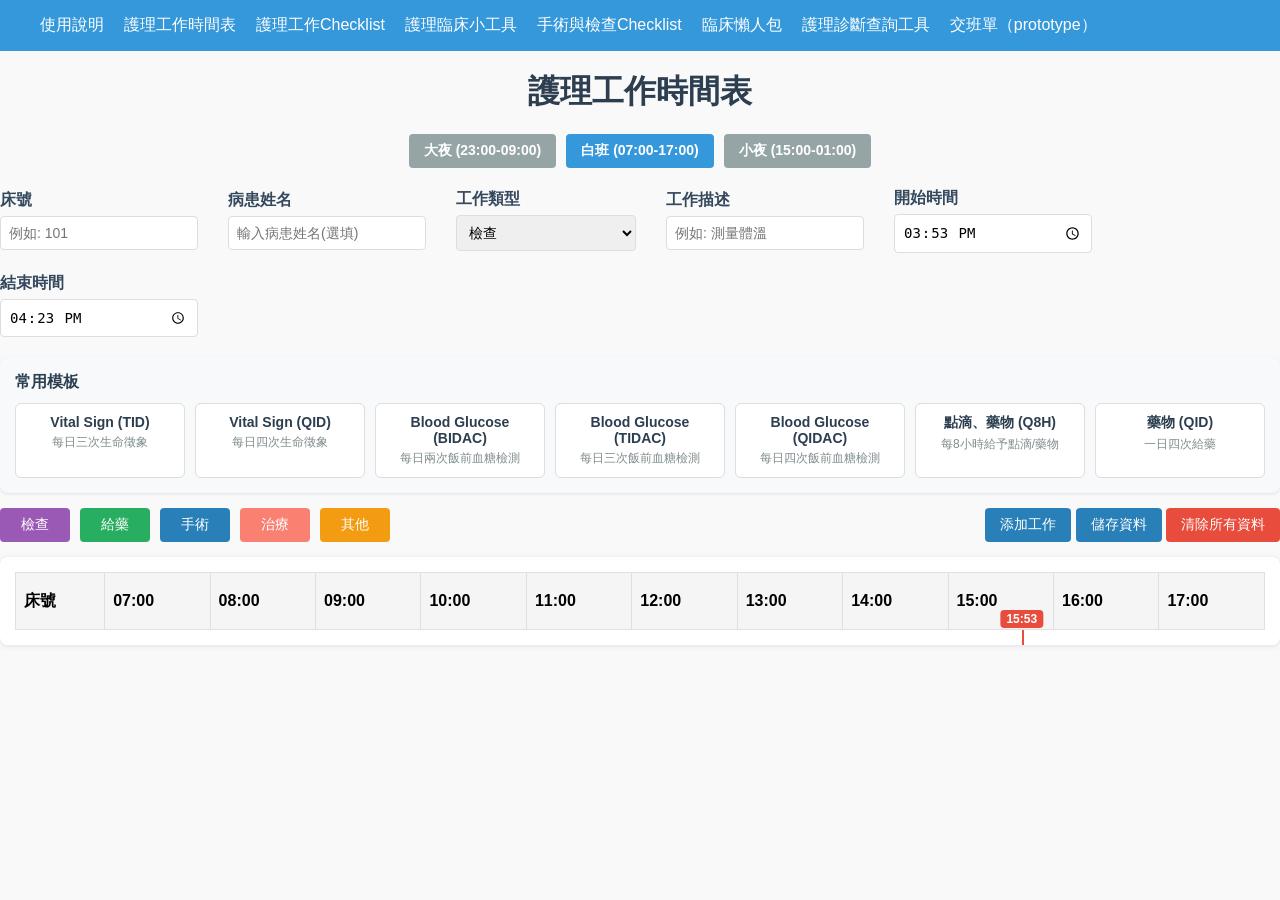
<file: index.html>
<!DOCTYPE html>
<html lang="zh-Hant">
<head>
    <meta charset="UTF-8">
    <meta name="viewport" content="width=device-width, initial-scale=1.0">
    <title>護理工作時間表</title>
    <link rel="stylesheet" href="css/nursing-timetable.css">
    <link rel="stylesheet" href="css/mobile-style.css">
</head>
<body>
    <div class="navigation-container">
        <div class="navigation">
            <div class="nav-toggle" id="nav-toggle">
                <span></span>
                <span></span>
                <span></span>
            </div>
            <div class="nav-links" id="nav-links">
                <a href="user-guide.html">使用說明</a>
                <a href="index.html">護理工作時間表</a>
                <a href="nursing-checklist.html">護理工作Checklist</a>
                <a href="nursing-clinical-tools.html">護理臨床小工具</a>
                <a href="surgery-and-exam-checklist.html">手術與檢查Checklist</a>
                <a href="clinical-cheatsheet.html">臨床懶人包</a>
                <a href="nursing-diagnosis-search-tool.html">護理診斷查詢工具</a>
                <a href="nursing-kardex.html">交班單（prototype）</a>
            </div>
        </div>
    </div>
    <h1>護理工作時間表</h1>
    
    <!-- 班別選擇器 - 調整順序為大夜、白班、小夜 -->
    <div class="shift-selector">
        <button id="night-shift" class="shift-btn">大夜 (23:00-09:00)</button>
        <button id="day-shift" class="shift-btn active">白班 (07:00-17:00)</button>
        <button id="evening-shift" class="shift-btn">小夜 (15:00-01:00)</button>
    </div>
    
    <!-- 控制面板 -->
    <div class="controls">
        <div class="form-group">
            <label for="bed-number">床號</label>
            <input type="text" id="bed-number" placeholder="例如: 101">
        </div>
        
        <div class="form-group">
            <label for="patient-name">病患姓名</label>
            <input type="text" id="patient-name" placeholder="輸入病患姓名(選填)">
        </div>
        
        <div class="form-group">
            <label for="task-type">工作類型</label>
            <select id="task-type">
                <option value="exam">檢查</option>
                <option value="medication">給藥</option>
                <option value="surgery">手術</option>
                <option value="treatment">治療</option>
                <option value="other">其他</option>
            </select>
        </div>
        
        <div class="form-group">
            <label for="task-description">工作描述</label>
            <input type="text" id="task-description" placeholder="例如: 測量體溫">
        </div>
        
        <div class="form-group">
            <label for="start-time">開始時間</label>
            <input type="time" id="start-time">
        </div>
        
        <div class="form-group">
            <label for="end-time">結束時間</label>
            <input type="time" id="end-time">
        </div>
    </div>

    <!--各種模板-->
    <div class="templates-container">
        <h3>常用模板</h3>
        <div class="templates-grid">
            <button class="template-btn" data-template="vital-tid">
                <span class="template-name">Vital Sign (TID)</span>
                <span class="template-desc">每日三次生命徵象</span>
            </button>
            <button class="template-btn" data-template="vital-qid">
                <span class="template-name">Vital Sign (QID)</span>
                <span class="template-desc">每日四次生命徵象</span>
            </button>
            <button class="template-btn" data-template="glucose-bidac">
                <span class="template-name">Blood Glucose (BIDAC)</span>
                <span class="template-desc">每日兩次飯前血糖檢測</span>
            </button>
            <button class="template-btn" data-template="glucose-tidac">
                <span class="template-name">Blood Glucose (TIDAC)</span>
                <span class="template-desc">每日三次飯前血糖檢測</span>
            </button>
            <button class="template-btn" data-template="glucose-qidac">
                <span class="template-name">Blood Glucose (QIDAC)</span>
                <span class="template-desc">每日四次飯前血糖檢測</span>
            </button>
            <button class="template-btn" data-template="iv-drip">
                <span class="template-name">點滴、藥物 (Q8H)</span>
                <span class="template-desc">每8小時給予點滴/藥物</span>
            </button>
            <button class="template-btn" data-template="medication-qid">
                <span class="template-name">藥物 (QID)</span>
                <span class="template-desc">一日四次給藥</span>
            </button>
        </div>
    </div>

    <!-- 過濾器 -->
    <div class="filters">
        <div class="filter-item">
            <button id="exam-filter" class="toggle-btn active" data-type="exam">檢查</button>
        </div>
        <div class="filter-item">
            <button id="medication-filter" class="toggle-btn active" data-type="medication">給藥</button>
        </div>
        <div class="filter-item">
            <button id="surgery-filter" class="toggle-btn active" data-type="surgery">手術</button>
        </div>
        <div class="filter-item">
            <button id="treatment-filter" class="toggle-btn active" data-type="treatment">治療</button>
        </div>
        <div class="filter-item">
            <button id="other-filter" class="toggle-btn active" data-type="other">其他</button>
        </div>
    
        <div style="margin-left:auto">
            <button id="add-task">添加工作</button>
            <button id="save-data">儲存資料</button>
            <button id="clear-data" style="background-color: #e74c3c;">清除所有資料</button>
        </div>
    </div>
    
    <!-- 時間軸 -->
    <div class="timeline-container">
        <table id="timeline-table">
            <!-- 動態生成表格 -->
        </table>
    </div>
    
    <!-- 任務詳情彈窗 -->
    <div id="task-details" class="task-details">
        <h3>工作詳情</h3>
        <div class="detail-row">
            <span class="detail-label">床號:</span>
            <span id="detail-bed"></span>
        </div>
        <div class="detail-row">
            <span class="detail-label">病患:</span>
            <span id="detail-patient"></span>
        </div>
        <div class="detail-row">
            <span class="detail-label">類型:</span>
            <span id="detail-type"></span>
        </div>
        <div class="detail-row">
            <span class="detail-label">描述:</span>
            <span id="detail-description"></span>
        </div>
        <div class="detail-row">
            <span class="detail-label">時間:</span>
            <span id="detail-time"></span>
        </div>
        <div class="task-actions">
            <button id="close-details">關閉</button>
            <button id="delete-task" class="delete-btn">刪除</button>
        </div>
    </div>

    <script src="javascript/nursing-timetable.js"></script>
    <script src="javascript/mobile-script.js"></script>
</body>
</html>
</file>
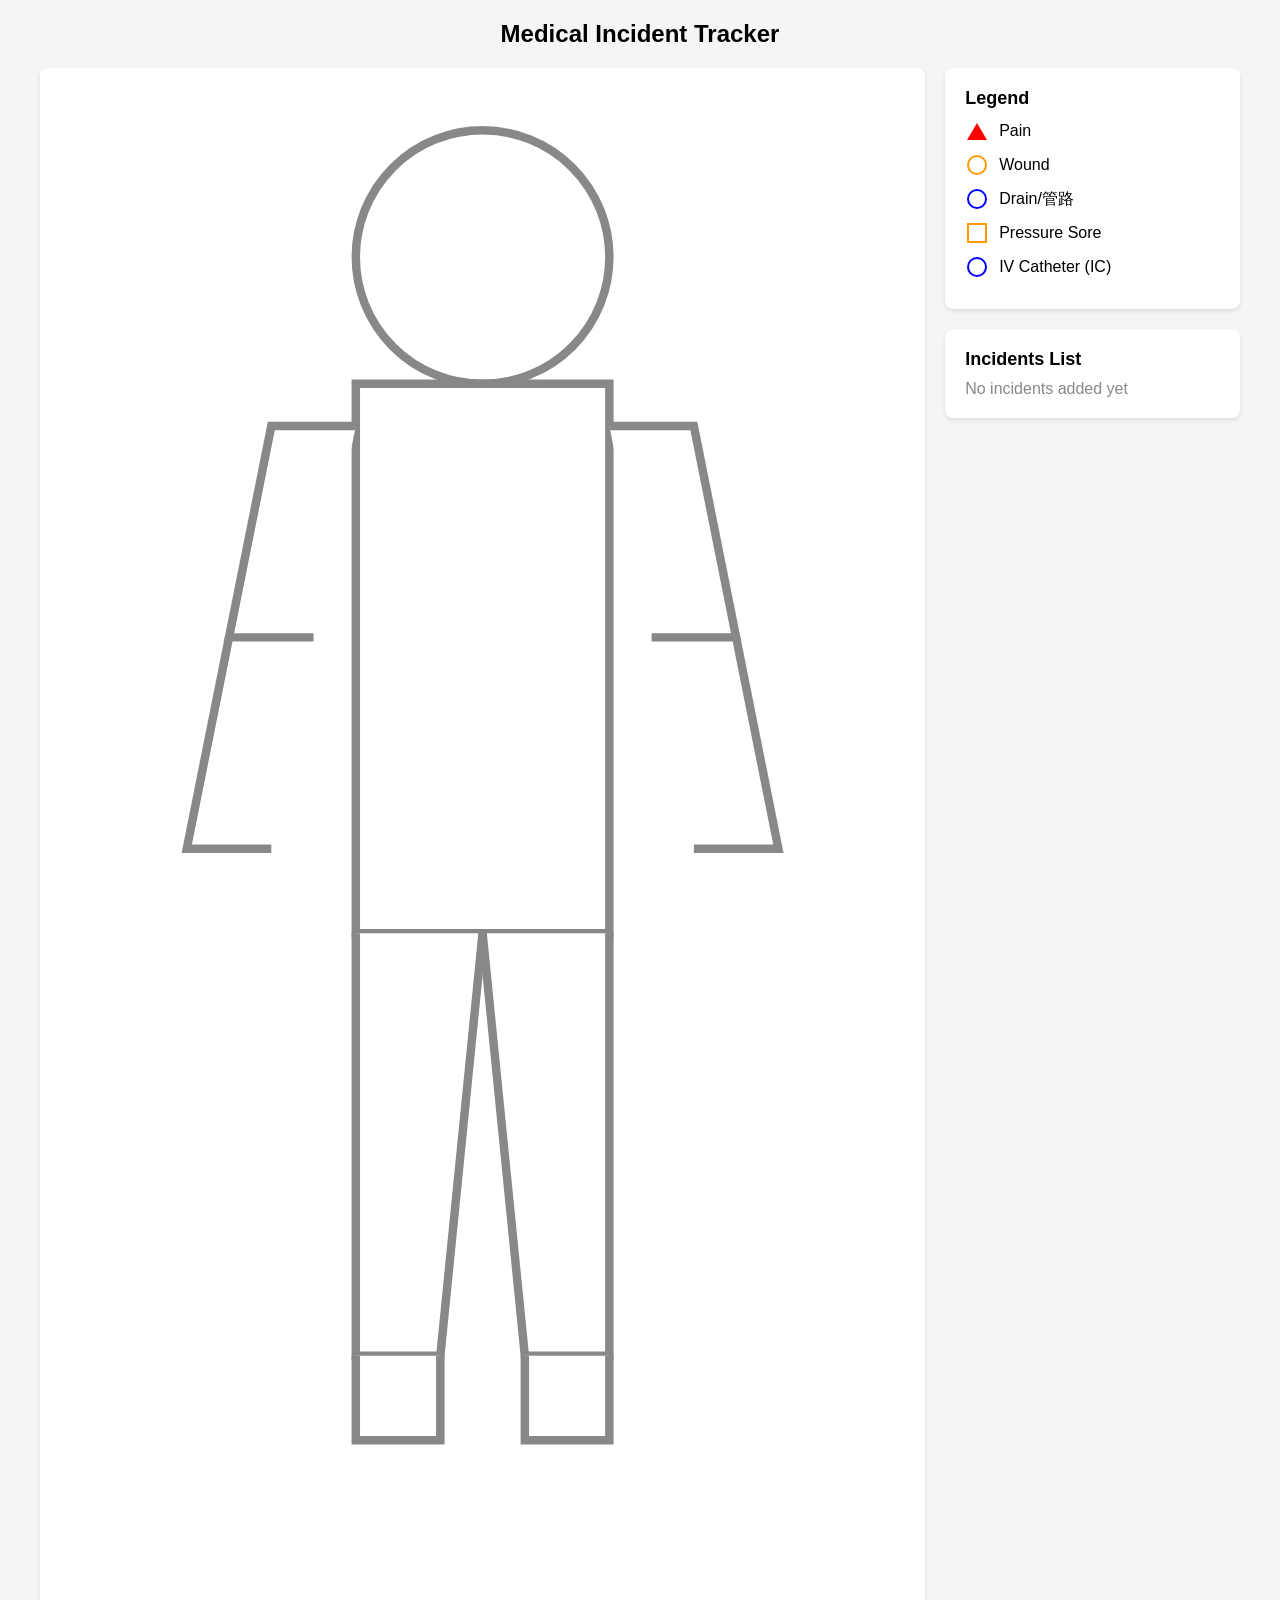
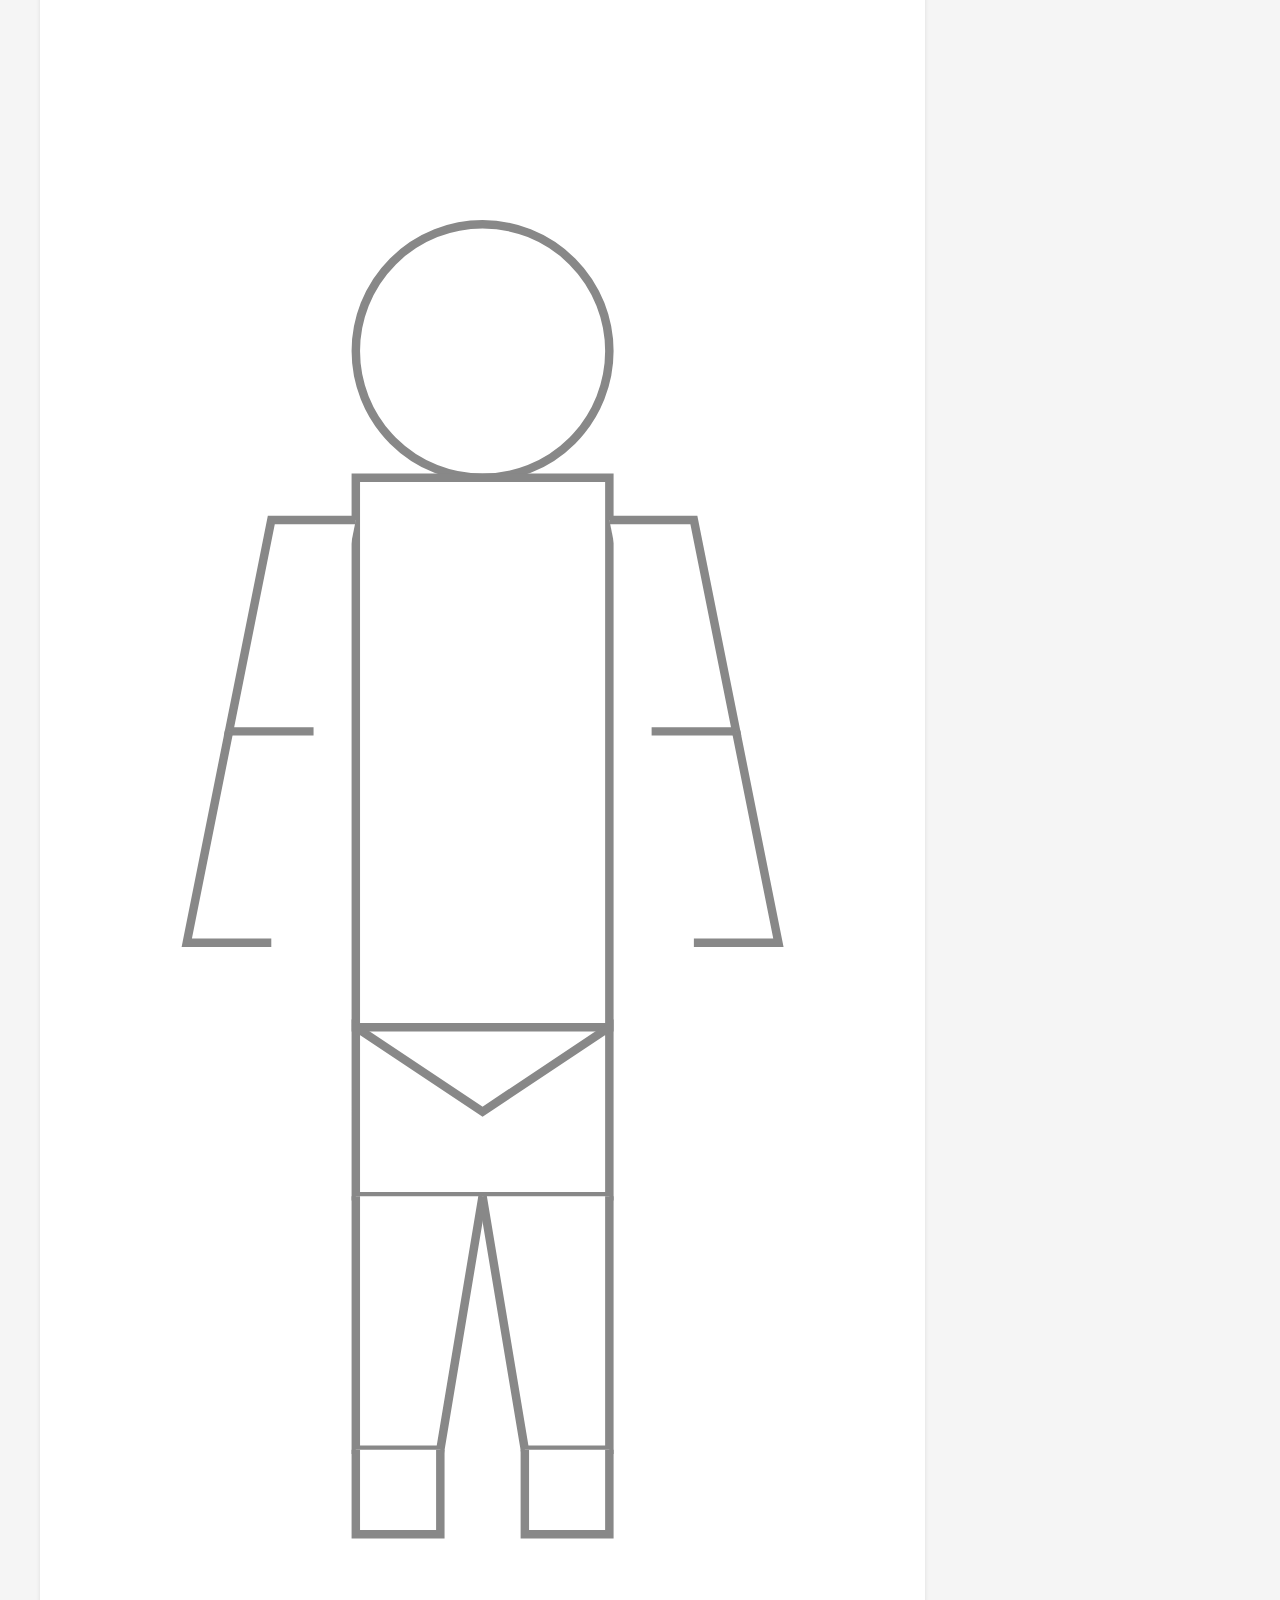
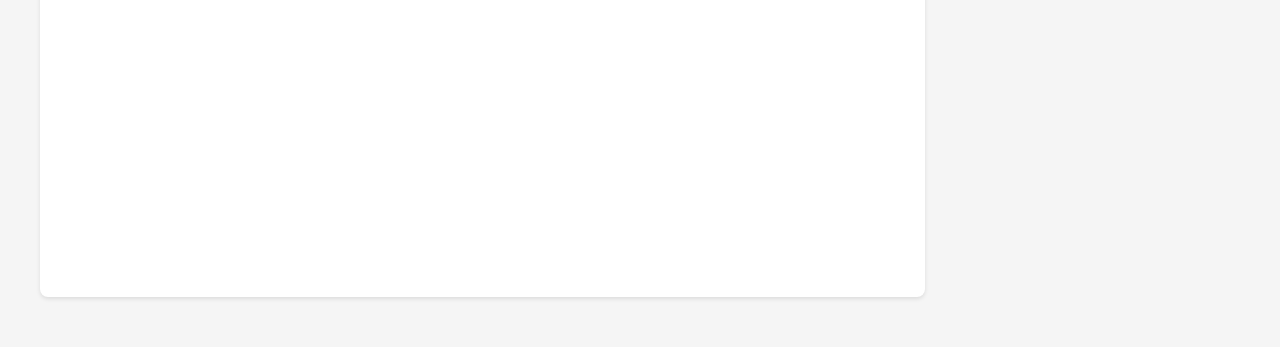
<file: body-map.html>
<!DOCTYPE html>
<html lang="en">
<head>
    <meta charset="UTF-8">
    <meta name="viewport" content="width=device-width, initial-scale=1.0">
    <title>Medical Incident Tracker</title>
    <style>
        * {
            box-sizing: border-box;
            margin: 0;
            padding: 0;
            font-family: Arial, sans-serif;
        }
        
        body {
            background-color: #f5f5f5;
            padding: 20px;
        }
        
        .container {
            max-width: 1200px;
            margin: 0 auto;
            display: flex;
            flex-direction: column;
            align-items: center;
        }
        
        h1 {
            font-size: 24px;
            font-weight: bold;
            margin-bottom: 20px;
            text-align: center;
        }
        
        .main-content {
            display: flex;
            width: 100%;
            margin-bottom: 30px;
            flex-direction: column;
        }
        
        @media (min-width: 1024px) {
            .main-content {
                flex-direction: row;
            }
        }
        
        .body-map {
            width: 100%;
            background-color: white;
            border-radius: 8px;
            box-shadow: 0 2px 4px rgba(0, 0, 0, 0.1);
            padding: 20px;
            position: relative;
        }
        
        @media (min-width: 1024px) {
            .body-map {
                width: 75%;
            }
        }
        
        .sidebar {
            width: 100%;
            margin-top: 20px;
        }
        
        @media (min-width: 1024px) {
            .sidebar {
                width: 25%;
                margin-top: 0;
                margin-left: 20px;
            }
        }
        
        .legend-box, .incidents-box {
            background-color: white;
            border-radius: 8px;
            box-shadow: 0 2px 4px rgba(0, 0, 0, 0.1);
            padding: 20px;
            margin-bottom: 20px;
        }
        
        h2 {
            font-size: 18px;
            font-weight: 600;
            margin-bottom: 10px;
        }
        
        .legend-item {
            display: flex;
            align-items: center;
            margin-bottom: 10px;
        }
        
        .legend-symbol {
            width: 24px;
            height: 24px;
            margin-right: 10px;
            display: flex;
            align-items: center;
            justify-content: center;
        }
        
        .triangle {
            width: 0;
            height: 0;
            border-left: 10px solid transparent;
            border-right: 10px solid transparent;
            border-bottom: 17px solid #ff0000;
        }
        
        .circle {
            width: 20px;
            height: 20px;
            border-radius: 50%;
            border: 2px solid;
        }
        
        .square {
            width: 20px;
            height: 20px;
            border: 2px solid;
        }
        
        .incidents-list {
            max-height: 250px;
            overflow-y: auto;
        }
        
        .incident-item {
            display: flex;
            justify-content: space-between;
            align-items: center;
            padding: 5px 0;
            border-bottom: 1px solid #eee;
        }
        
        .delete-btn {
            color: #ff0000;
            background: none;
            border: none;
            font-size: 18px;
            cursor: pointer;
        }
        
        .delete-btn:hover {
            color: #cc0000;
        }
        
        svg {
            width: 100%;
        }
        
        .body-part {
            cursor: pointer;
            transition: fill 0.2s;
        }
        
        .body-part:hover {
            fill: #f0f0f0;
        }
        
        .modal-overlay {
            position: fixed;
            top: 0;
            left: 0;
            right: 0;
            bottom: 0;
            background-color: rgba(0, 0, 0, 0.5);
            display: flex;
            align-items: center;
            justify-content: center;
            z-index: 1000;
        }
        
        .modal {
            background-color: white;
            border-radius: 8px;
            box-shadow: 0 4px 8px rgba(0, 0, 0, 0.2);
            padding: 24px;
            max-width: 500px;
            width: 90%;
        }
        
        .modal h2 {
            margin-bottom: 20px;
        }
        
        .incident-type-grid {
            display: grid;
            grid-template-columns: repeat(2, 1fr);
            gap: 12px;
            margin-bottom: 20px;
        }
        
        .incident-type-btn {
            padding: 10px;
            border: 1px solid #ddd;
            border-radius: 8px;
            background: none;
            cursor: pointer;
            display: flex;
            align-items: center;
        }
        
        .incident-type-btn:hover {
            background-color: #f5f5f5;
        }
        
        .modal-footer {
            display: flex;
            justify-content: flex-end;
        }
        
        .cancel-btn {
            padding: 8px 16px;
            background-color: #f0f0f0;
            border: none;
            border-radius: 8px;
            cursor: pointer;
        }
        
        .cancel-btn:hover {
            background-color: #e0e0e0;
        }
        
        .empty-message {
            color: #888;
        }
    </style>
</head>
<body>
    <div class="container">
        <h1>Medical Incident Tracker</h1>
        
        <div class="main-content">
            <div class="body-map">
                <!-- Front View -->
                <svg viewBox="0 0 200 400" id="front-view">
                    <!-- Head -->
                    <circle 
                        cx="100" cy="40" r="30" 
                        class="body-part" 
                        data-part="Head"
                        fill="white" stroke="#888" stroke-width="2"
                    ></circle>
                    
                    <!-- Torso -->
                    <path 
                        d="M70,70 L70,200 L130,200 L130,70 Z" 
                        class="body-part"
                        data-part="Torso"
                        fill="white" stroke="#888" stroke-width="2"
                    ></path>
                    
                    <!-- Left Arm -->
                    <path 
                        d="M70,80 L50,80 L40,130 L50,130 L60,130" 
                        class="body-part"
                        data-part="Left Arm"
                        fill="white" stroke="#888" stroke-width="2"
                    ></path>
                    
                    <!-- Left Forearm -->
                    <path 
                        d="M40,130 L30,180 L50,180" 
                        class="body-part"
                        data-part="Left Forearm"
                        fill="white" stroke="#888" stroke-width="2"
                    ></path>
                    
                    <!-- Right Arm -->
                    <path 
                        d="M130,80 L150,80 L160,130 L150,130 L140,130" 
                        class="body-part"
                        data-part="Right Arm"
                        fill="white" stroke="#888" stroke-width="2"
                    ></path>
                    
                    <!-- Right Forearm -->
                    <path 
                        d="M160,130 L170,180 L150,180" 
                        class="body-part"
                        data-part="Right Forearm"
                        fill="white" stroke="#888" stroke-width="2"
                    ></path>
                    
                    <!-- Left Leg -->
                    <path 
                        d="M70,200 L70,300 L90,300 L100,200" 
                        class="body-part"
                        data-part="Left Leg"
                        fill="white" stroke="#888" stroke-width="2"
                    ></path>
                    
                    <!-- Right Leg -->
                    <path 
                        d="M130,200 L130,300 L110,300 L100,200" 
                        class="body-part"
                        data-part="Right Leg"
                        fill="white" stroke="#888" stroke-width="2"
                    ></path>
                    
                    <!-- Left Foot -->
                    <path 
                        d="M70,300 L70,320 L90,320 L90,300" 
                        class="body-part"
                        data-part="Left Foot"
                        fill="white" stroke="#888" stroke-width="2"
                    ></path>
                    
                    <!-- Right Foot -->
                    <path 
                        d="M130,300 L130,320 L110,320 L110,300" 
                        class="body-part"
                        data-part="Right Foot"
                        fill="white" stroke="#888" stroke-width="2"
                    ></path>
                    
                    <!-- Incident markers will be added here dynamically -->
                    <g id="front-incidents"></g>
                </svg>
                
                <!-- Back View -->
                <svg viewBox="0 0 200 400" id="back-view">
                    <!-- Head -->
                    <circle 
                        cx="100" cy="40" r="30" 
                        class="body-part" 
                        data-part="Head Back"
                        fill="white" stroke="#888" stroke-width="2"
                    ></circle>
                    
                    <!-- Back -->
                    <path 
                        d="M70,70 L70,200 L130,200 L130,70 Z" 
                        class="body-part"
                        data-part="Back"
                        fill="white" stroke="#888" stroke-width="2"
                    ></path>
                    
                    <!-- Left Arm -->
                    <path 
                        d="M70,80 L50,80 L40,130 L50,130 L60,130" 
                        class="body-part"
                        data-part="Left Arm Back"
                        fill="white" stroke="#888" stroke-width="2"
                    ></path>
                    
                    <!-- Left Forearm -->
                    <path 
                        d="M40,130 L30,180 L50,180" 
                        class="body-part"
                        data-part="Left Forearm Back"
                        fill="white" stroke="#888" stroke-width="2"
                    ></path>
                    
                    <!-- Right Arm -->
                    <path 
                        d="M130,80 L150,80 L160,130 L150,130 L140,130" 
                        class="body-part"
                        data-part="Right Arm Back"
                        fill="white" stroke="#888" stroke-width="2"
                    ></path>
                    
                    <!-- Right Forearm -->
                    <path 
                        d="M160,130 L170,180 L150,180" 
                        class="body-part"
                        data-part="Right Forearm Back"
                        fill="white" stroke="#888" stroke-width="2"
                    ></path>
                    
                    <!-- Buttocks -->
                    <path 
                        d="M70,200 L100,220 L130,200 L130,240 L70,240 Z" 
                        class="body-part"
                        data-part="Buttocks"
                        fill="white" stroke="#888" stroke-width="2"
                    ></path>
                    
                    <!-- Left Leg -->
                    <path 
                        d="M70,240 L70,300 L90,300 L100,240" 
                        class="body-part"
                        data-part="Left Leg Back"
                        fill="white" stroke="#888" stroke-width="2"
                    ></path>
                    
                    <!-- Right Leg -->
                    <path 
                        d="M130,240 L130,300 L110,300 L100,240" 
                        class="body-part"
                        data-part="Right Leg Back"
                        fill="white" stroke="#888" stroke-width="2"
                    ></path>
                    
                    <!-- Left Foot -->
                    <path 
                        d="M70,300 L70,320 L90,320 L90,300" 
                        class="body-part"
                        data-part="Left Foot Back"
                        fill="white" stroke="#888" stroke-width="2"
                    ></path>
                    
                    <!-- Right Foot -->
                    <path 
                        d="M130,300 L130,320 L110,320 L110,300" 
                        class="body-part"
                        data-part="Right Foot Back"
                        fill="white" stroke="#888" stroke-width="2"
                    ></path>
                    
                    <!-- Incident markers will be added here dynamically -->
                    <g id="back-incidents"></g>
                </svg>
            </div>
            
            <div class="sidebar">
                <div class="legend-box">
                    <h2>Legend</h2>
                    <div class="legend-item">
                        <div class="legend-symbol">
                            <div class="triangle"></div>
                        </div>
                        <span>Pain</span>
                    </div>
                    <div class="legend-item">
                        <div class="legend-symbol">
                            <div class="circle" style="border-color: #ff9900;"></div>
                        </div>
                        <span>Wound</span>
                    </div>
                    <div class="legend-item">
                        <div class="legend-symbol">
                            <div class="circle" style="border-color: #0000ff;"></div>
                        </div>
                        <span>Drain/管路</span>
                    </div>
                    <div class="legend-item">
                        <div class="legend-symbol">
                            <div class="square" style="border-color: #ff9900;"></div>
                        </div>
                        <span>Pressure Sore</span>
                    </div>
                    <div class="legend-item">
                        <div class="legend-symbol">
                            <div class="circle" style="border-color: #0000ff;"></div>
                        </div>
                        <span>IV Catheter (IC)</span>
                    </div>
                </div>
                
                <div class="incidents-box">
                    <h2>Incidents List</h2>
                    <div id="incidents-list" class="incidents-list">
                        <p class="empty-message">No incidents added yet</p>
                    </div>
                </div>
            </div>
        </div>
        
        <!-- Modal for adding incident (initially hidden) -->
        <div id="modal" class="modal-overlay" style="display: none;">
            <div class="modal">
                <h2 id="modal-title">Add Incident</h2>
                <div class="incident-type-grid">
                    <!-- Incident type buttons will be added here dynamically -->
                </div>
                <div class="modal-footer">
                    <button id="cancel-btn" class="cancel-btn">Cancel</button>
                </div>
            </div>
        </div>
    </div>

    <script>
        // Incident types configuration
        const incidentTypes = [
            { id: 'pain', name: 'Pain', color: '#ff0000', symbol: 'triangle' },
            { id: 'wound', name: 'Wound', color: '#ff9900', symbol: 'circle' },
            { id: 'drain', name: 'Drain/管路', color: '#0000ff', symbol: 'circle' },
            { id: 'pressure', name: 'Pressure Sore', color: '#ff9900', symbol: 'square' },
            { id: 'ic', name: 'IV Catheter (IC)', color: '#0000ff', symbol: 'circle' }
        ];
        
        // State variables
        let incidents = [];
        let selectedPart = null;
        let selectedPosition = { x: 0, y: 0 };
        let selectedView = null;
        
        // DOM elements
        const modal = document.getElementById('modal');
        const modalTitle = document.getElementById('modal-title');
        const cancelBtn = document.getElementById('cancel-btn');
        const incidentTypeGrid = document.querySelector('.incident-type-grid');
        const incidentsList = document.getElementById('incidents-list');
        const frontView = document.getElementById('front-view');
        const backView = document.getElementById('back-view');
        const frontIncidents = document.getElementById('front-incidents');
        const backIncidents = document.getElementById('back-incidents');
        
        // Initialize incident type buttons in modal
        function initIncidentTypeButtons() {
            incidentTypeGrid.innerHTML = '';
            
            incidentTypes.forEach(type => {
                const button = document.createElement('button');
                button.className = 'incident-type-btn';
                
                let symbolHtml = '';
                if (type.symbol === 'triangle') {
                    symbolHtml = `<div class="legend-symbol"><div class="triangle" style="border-bottom-color: ${type.color};"></div></div>`;
                } else if (type.symbol === 'circle') {
                    symbolHtml = `<div class="legend-symbol"><div class="circle" style="border-color: ${type.color};"></div></div>`;
                } else if (type.symbol === 'square') {
                    symbolHtml = `<div class="legend-symbol"><div class="square" style="border-color: ${type.color};"></div></div>`;
                }
                
                button.innerHTML = `${symbolHtml}<span>${type.name}</span>`;
                
                button.addEventListener('click', () => {
                    addIncident(type.id);
                    closeModal();
                });
                
                incidentTypeGrid.appendChild(button);
            });
        }
        
        // Add click event listeners to all body parts
        function initBodyParts() {
            const bodyParts = document.querySelectorAll('.body-part');
            
            bodyParts.forEach(part => {
                part.addEventListener('click', (e) => {
                    // Get the SVG element that contains the clicked part
                    const svg = part.closest('svg');
                    selectedView = svg.id === 'front-view' ? 'front' : 'back';
                    
                    // Get position relative to the SVG
                    const svgRect = svg.getBoundingClientRect();
                    const pointX = e.clientX - svgRect.left;
                    const pointY = e.clientY - svgRect.top;
                    
                    // Convert to SVG coordinates
                    const svgPoint = svg.createSVGPoint();
                    svgPoint.x = pointX;
                    svgPoint.y = pointY;
                    const transformedPoint = svgPoint.matrixTransform(svg.getScreenCTM().inverse());
                    
                    selectedPart = part.getAttribute('data-part');
                    selectedPosition = { 
                        x: transformedPoint.x, 
                        y: transformedPoint.y 
                    };
                    
                    openModal();
                });
            });
        }
        
        // Open the modal
        function openModal() {
            modalTitle.textContent = `Add Incident to ${selectedPart}`;
            modal.style.display = 'flex';
        }
        
        // Close the modal
        function closeModal() {
            modal.style.display = 'none';
        }
        
        // Add a new incident
        function addIncident(typeId) {
            const newIncident = {
                id: Date.now(),
                part: selectedPart,
                type: typeId,
                position: selectedPosition,
                view: selectedView
            };
            
            incidents.push(newIncident);
            renderIncidents();
            updateIncidentsList();
        }
        
        // Delete an incident
        function deleteIncident(id) {
            incidents = incidents.filter(incident => incident.id !== id);
            renderIncidents();
            updateIncidentsList();
        }
        
        // Render all incidents on the body maps
        function renderIncidents() {
            // Clear current incidents
            frontIncidents.innerHTML = '';
            backIncidents.innerHTML = '';
            
            // Render front view incidents
            incidents.filter(inc => inc.view === 'front').forEach(incident => {
                const incidentElement = createIncidentElement(incident);
                frontIncidents.appendChild(incidentElement);
            });
            
            // Render back view incidents
            incidents.filter(inc => inc.view === 'back').forEach(incident => {
                const incidentElement = createIncidentElement(incident);
                backIncidents.appendChild(incidentElement);
            });
        }
        
        // Create SVG element for an incident
        function createIncidentElement(incident) {
            const type = incidentTypes.find(t => t.id === incident.type);
            const group = document.createElementNS('http://www.w3.org/2000/svg', 'g');
            
            group.setAttribute('class', 'incident');
            group.setAttribute('data-id', incident.id);
            group.style.cursor = 'pointer';
            
            group.addEventListener('click', () => {
                deleteIncident(incident.id);
            });
            
            let marker;
            
            if (type.symbol === 'triangle') {
                marker = document.createElementNS('http://www.w3.org/2000/svg', 'polygon');
                marker.setAttribute('points', `${incident.position.x-10},${incident.position.y+5} ${incident.position.x},${incident.position.y-10} ${incident.position.x+10},${incident.position.y+5}`);
                marker.setAttribute('fill', type.color);
                marker.setAttribute('stroke', 'black');
                marker.setAttribute('stroke-width', '1');
            } else if (type.symbol === 'circle') {
                marker = document.createElementNS('http://www.w3.org/2000/svg', 'ellipse');
                marker.setAttribute('cx', incident.position.x);
                marker.setAttribute('cy', incident.position.y);
                marker.setAttribute('rx', '10');
                marker.setAttribute('ry', '15');
                marker.setAttribute('fill', 'none');
                marker.setAttribute('stroke', type.color);
                marker.setAttribute('stroke-width', '2');
            } else if (type.symbol === 'square') {
                marker = document.createElementNS('http://www.w3.org/2000/svg', 'rect');
                marker.setAttribute('x', incident.position.x - 10);
                marker.setAttribute('y', incident.position.y - 10);
                marker.setAttribute('width', '20');
                marker.setAttribute('height', '20');
                marker.setAttribute('fill', 'none');
                marker.setAttribute('stroke', type.color);
                marker.setAttribute('stroke-width', '2');
            }
            
            const label = document.createElementNS('http://www.w3.org/2000/svg', 'text');
            label.setAttribute('x', parseInt(incident.position.x) + 15);
            label.setAttribute('y', incident.position.y);
            label.setAttribute('font-size', '8');
            label.setAttribute('fill', type.color);
            label.textContent = type.name;
            
            group.appendChild(marker);
            group.appendChild(label);
            
            return group;
        }
        
        // Update the incidents list in the sidebar
        function updateIncidentsList() {
            if (incidents.length === 0) {
                incidentsList.innerHTML = '<p class="empty-message">No incidents added yet</p>';
                return;
            }
            
            incidentsList.innerHTML = '';
            
            incidents.forEach(incident => {
                const type = incidentTypes.find(t => t.id === incident.type);
                
                const item = document.createElement('div');
                item.className = 'incident-item';
                
                const info = document.createElement('span');
                info.innerHTML = `<strong>${incident.part}:</strong> ${type.name}`;
                
                const deleteButton = document.createElement('button');
                deleteButton.className = 'delete-btn';
                deleteButton.textContent = '×';
                deleteButton.addEventListener('click', () => {
                    deleteIncident(incident.id);
                });
                
                item.appendChild(info);
                item.appendChild(deleteButton);
                incidentsList.appendChild(item);
            });
        }
        
        // Initialize the application
        function init() {
            initIncidentTypeButtons();
            initBodyParts();
            
            cancelBtn.addEventListener('click', closeModal);
            
            // Load saved incidents if available
            const savedIncidents = localStorage.getItem('medicalIncidents');
            if (savedIncidents) {
                try {
                    incidents = JSON.parse(savedIncidents);
                    renderIncidents();
                    updateIncidentsList();
                } catch (e) {
                    console.error('Failed to load saved incidents', e);
                }
            }
            
            // Save incidents when they change
            window.addEventListener('beforeunload', () => {
                localStorage.setItem('medicalIncidents', JSON.stringify(incidents));
            });
        }
        
        // Start the application
        init();
    </script>
</body>
</html>
</file>
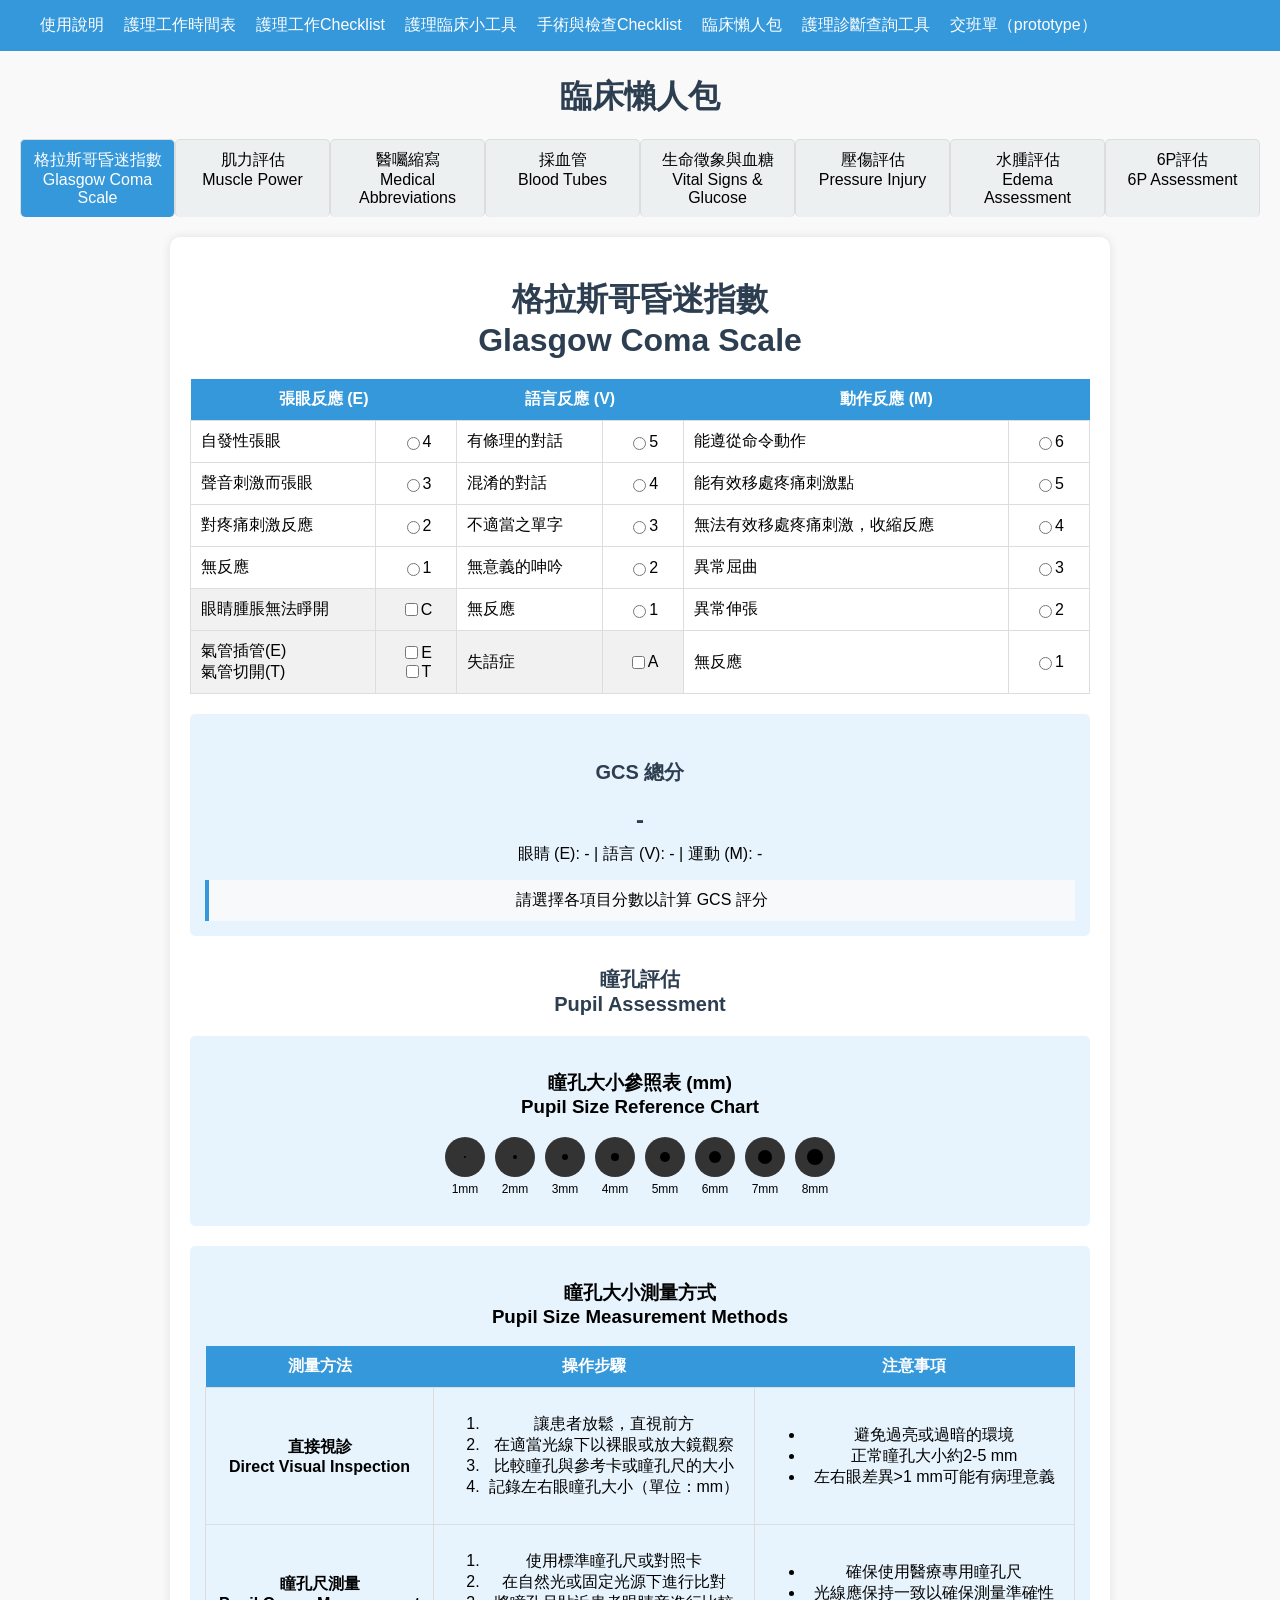
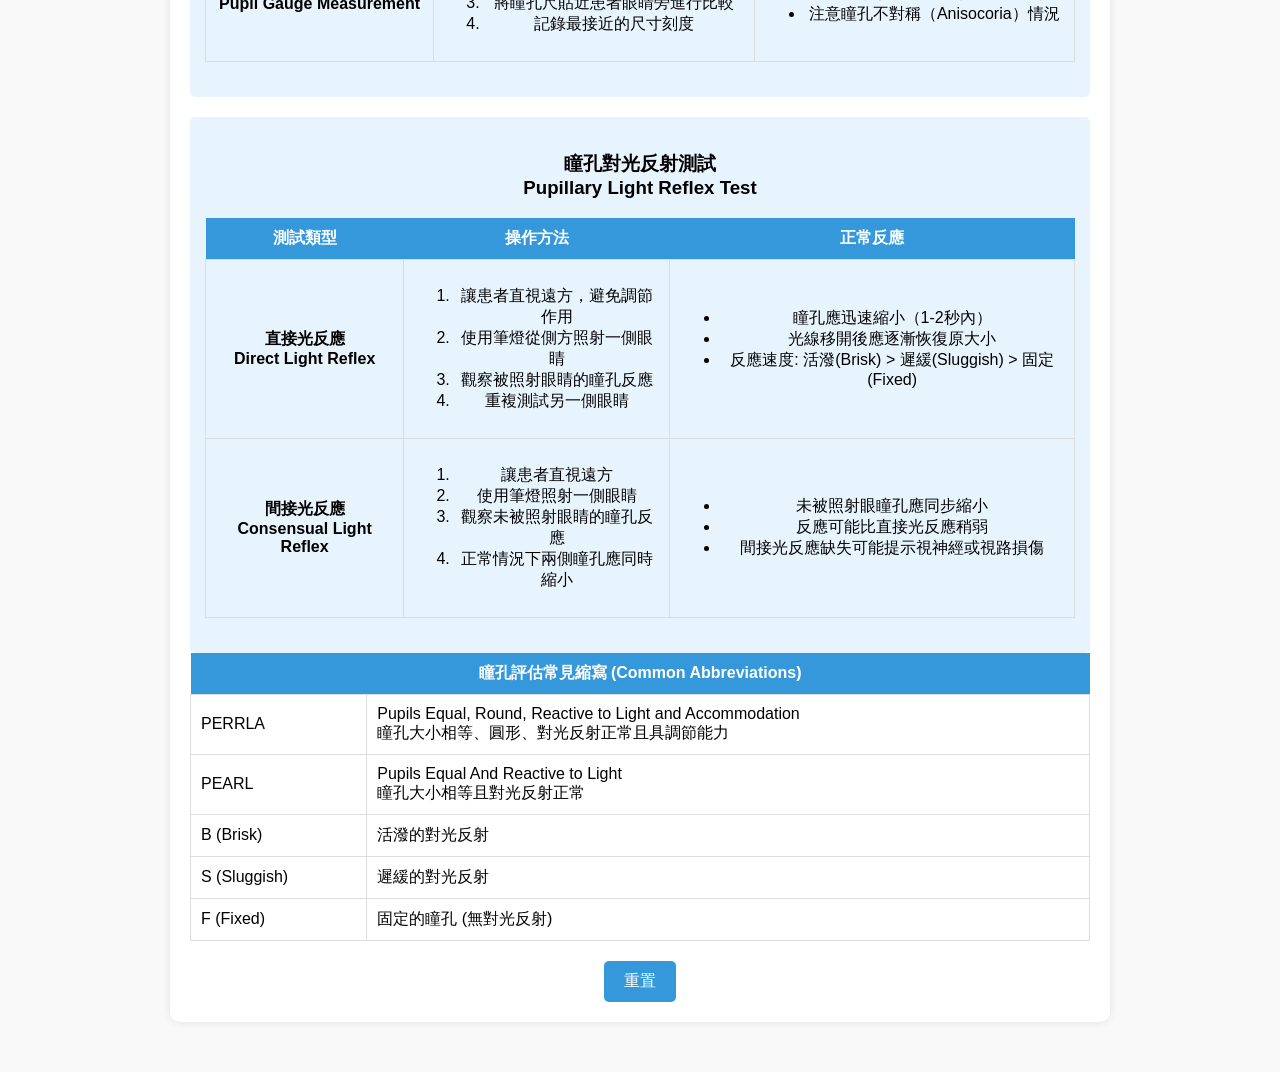
<file: clinical-cheatsheet.html>
<!DOCTYPE html>
<html lang="zh-TW">
<head>
    <meta charset="UTF-8">
    <meta name="viewport" content="width=device-width, initial-scale=1.0">
    <title>臨床懶人包</title>
    <link rel="stylesheet" href="css/clinical-cheatsheet.css">
</head>
<body>
    <header>
        <div class="navigation-container">
            <div class="navigation">
                <div class="nav-toggle" id="nav-toggle">
                    <span></span>
                    <span></span>
                    <span></span>
                </div>
                <div class="nav-links" id="nav-links">
                    <a href="user-guide.html">使用說明</a>
                    <a href="index.html">護理工作時間表</a>
                    <a href="nursing-checklist.html">護理工作Checklist</a>
                    <a href="nursing-clinical-tools.html">護理臨床小工具</a>
                    <a href="surgery-and-exam-checklist.html">手術與檢查Checklist</a>
                    <a href="clinical-cheatsheet.html">臨床懶人包</a>
                    <a href="nursing-diagnosis-search-tool.html">護理診斷查詢工具</a>
                    <a href="nursing-kardex.html">交班單（prototype）</a>
                </div>
            </div>
        </div>
        <h1 style="font-size: 2rem; margin-top: 15px">臨床懶人包</h1>
    </header>
    
    <div class="tabs">
        <div class="tab active" onclick="openTab('gcs')">格拉斯哥昏迷指數<br>Glasgow Coma Scale</div>
        <div class="tab" onclick="openTab('muscle')">肌力評估<br>Muscle Power</div>
        <div class="tab" onclick="openTab('abbrev')">醫囑縮寫<br>Medical Abbreviations</div>
        <div class="tab" onclick="openTab('blood')">採血管<br>Blood Tubes</div>
        <div class="tab" onclick="openTab('vital')">生命徵象與血糖<br>Vital Signs & Glucose</div>
        <div class="tab" onclick="openTab('pressure')">壓傷評估<br>Pressure Injury</div>
        <div class="tab" onclick="openTab('edema')">水腫評估<br>Edema Assessment</div>
        <div class="tab" onclick="openTab('sixp')">6P評估<br>6P Assessment</div>
    </div>

    <div id="gcs" class="tab-content active">
        <div class="container">
            <h1>格拉斯哥昏迷指數 <br> Glasgow Coma Scale</h1>
            
            <table class="gcs-table">
                <thead>
                    <tr>
                        <th colspan="2">張眼反應 (E)</th>
                        <th colspan="2">語言反應 (V)</th>
                        <th colspan="2">動作反應 (M)</th>
                    </tr>
                </thead>
                <tbody>
                    <tr>
                        <td>
                            <span>自發性張眼</span>
                        </td>
                        <td class="score-header">
                            <div class="radio-container">
                                <input type="radio" name="eye" value="4" id="eye4" onchange="updateScore()">
                                <label for="eye4">4</label>
                            </div>
                        </td>
                        <td>
                            <span>有條理的對話</span>
                        </td>
                        <td class="score-header">
                            <div class="radio-container">
                                <input type="radio" name="verbal" value="5" id="verbal5" onchange="updateScore()">
                                <label for="verbal5">5</label>
                            </div>
                        </td>
                        <td>
                            <span>能遵從命令動作</span>
                        </td>
                        <td class="score-header">
                            <div class="radio-container">
                                <input type="radio" name="motor" value="6" id="motor6" onchange="updateScore()">
                                <label for="motor6">6</label>
                            </div>
                        </td>
                    </tr>
                    <tr>
                        <td>
                            <span>聲音刺激而張眼</span>
                        </td>
                        <td>
                            <div class="radio-container">
                                <input type="radio" name="eye" value="3" id="eye3" onchange="updateScore()">
                                <label for="eye3">3</label>
                            </div>
                        </td>
                        <td>
                            <span>混淆的對話</span>
                        </td>
                        <td>
                            <div class="radio-container">
                                <input type="radio" name="verbal" value="4" id="verbal4" onchange="updateScore()">
                                <label for="verbal4">4</label>
                            </div>
                        </td>
                        <td>
                            <span>能有效移處疼痛刺激點</span>
                        </td>
                        <td>
                            <div class="radio-container">
                                <input type="radio" name="motor" value="5" id="motor5" onchange="updateScore()">
                                <label for="motor5">5</label>
                            </div>
                        </td>
                    </tr>
                    <tr>
                        <td>
                            <span>對疼痛刺激反應</span>
                        </td>
                        <td>
                            <div class="radio-container">
                                <input type="radio" name="eye" value="2" id="eye2" onchange="updateScore()">
                                <label for="eye2">2</label>
                            </div>
                        </td>
                        <td>
                            <span>不適當之單字</span>
                        </td>
                        <td>
                            <div class="radio-container">
                                <input type="radio" name="verbal" value="3" id="verbal3" onchange="updateScore()">
                                <label for="verbal3">3</label>
                            </div>
                        </td>
                        <td>
                            <span>無法有效移處疼痛刺激，收縮反應</span>
                        </td>
                        <td>
                            <div class="radio-container">
                                <input type="radio" name="motor" value="4" id="motor4" onchange="updateScore()">
                                <label for="motor4">4</label>
                            </div>
                        </td>
                    </tr>
                    <tr>
                        <td>
                            <span>無反應</span>
                        </td>
                        <td>
                            <div class="radio-container">
                                <input type="radio" name="eye" value="1" id="eye1" onchange="updateScore()">
                                <label for="eye1">1</label>
                            </div>
                        </td>
                        <td>
                            <span>無意義的呻吟</span>
                        </td>
                        <td>
                            <div class="radio-container">
                                <input type="radio" name="verbal" value="2" id="verbal2" onchange="updateScore()">
                                <label for="verbal2">2</label>
                            </div>
                        </td>
                        <td>
                            <span>異常屈曲</span>
                        </td>
                        <td>
                            <div class="radio-container">
                                <input type="radio" name="motor" value="3" id="motor3" onchange="updateScore()">
                                <label for="motor3">3</label>
                            </div>
                        </td>
                    </tr>
                    <tr>
                        <td class="special-conditions">
                            <span>眼睛腫脹無法睜開</span>
                        </td>
                        <td class="special-conditions">
                            <div class="radio-container">
                                <input type="checkbox" id="closeEyes" onchange="updateScore()">
                                <label for="closeEyes">C</label>
                            </div>
                        </td>
                        <td>
                            <span>無反應</span>
                        </td>
                        <td>
                            <div class="radio-container">
                                <input type="radio" name="verbal" value="1" id="verbal1" onchange="updateScore()">
                                <label for="verbal1">1</label>
                            </div>
                        </td>
                        <td>
                            <span>異常伸張</span>
                        </td>
                        <td>
                            <div class="radio-container">
                                <input type="radio" name="motor" value="2" id="motor2" onchange="updateScore()">
                                <label for="motor2">2</label>
                            </div>
                        </td>
                    </tr>
                    <tr>
                        <td class="special-conditions">
                            <span>氣管插管(E)<br>氣管切開(T)</span>
                        </td>
                        <td class="special-conditions">
                            <div class="radio-container">
                                <input type="checkbox" id="endotracheal" onchange="updateScore()">
                                <label for="endotracheal">E</label>
                            </div>
                            <div class="radio-container">
                                <input type="checkbox" id="tracheostomy" onchange="updateScore()">
                                <label for="tracheostomy">T</label>
                            </div>
                        </td>
                        <td class="special-conditions">
                            <span>失語症</span>
                        </td>
                        <td class="special-conditions">
                            <div class="radio-container">
                                <input type="checkbox" id="aphasia" onchange="updateScore()">
                                <label for="aphasia">A</label>
                            </div>
                        </td>
                        <td>
                            <span>無反應</span>
                        </td>
                        <td>
                            <div class="radio-container">
                                <input type="radio" name="motor" value="1" id="motor1" onchange="updateScore()">
                                <label for="motor1">1</label>
                            </div>
                        </td>
                    </tr>
                </tbody>
            </table>
            
            <div class="result-section">
                <h2>GCS 總分</h2>
                <div class="total-score" id="totalScore">-</div>
                <div class="score-breakdown">
                    <span>眼睛 (E): <span id="eyeScore">-</span></span> | 
                    <span>語言 (V): <span id="verbalScore">-</span></span> | 
                    <span>運動 (M): <span id="motorScore">-</span></span>
                </div>
                <div class="interpretation" id="interpretation">
                    請選擇各項目分數以計算 GCS 評分
                </div>
            </div>
            
            <!-- New Pupil Size Assessment Section -->
            <h2>瞳孔評估 <br> Pupil Assessment</h2>
            
            <!-- Pupil Size Reference Chart -->
            <div class="result-section">
                <h3>瞳孔大小參照表 (mm) <br> Pupil Size Reference Chart</h3>
                <div class="pupil-size-chart">
                    <div class="pupil-example">
                        <div class="pupil-circle">
                            <div class="pupil-black" style="width: 2px; height: 2px;"></div>
                        </div>
                        <div class="size-label">1mm</div>
                    </div>
                    <div class="pupil-example">
                        <div class="pupil-circle">
                            <div class="pupil-black" style="width: 4px; height: 4px;"></div>
                        </div>
                        <div class="size-label">2mm</div>
                    </div>
                    <div class="pupil-example">
                        <div class="pupil-circle">
                            <div class="pupil-black" style="width: 6px; height: 6px;"></div>
                        </div>
                        <div class="size-label">3mm</div>
                    </div>
                    <div class="pupil-example">
                        <div class="pupil-circle">
                            <div class="pupil-black" style="width: 8px; height: 8px;"></div>
                        </div>
                        <div class="size-label">4mm</div>
                    </div>
                    <div class="pupil-example">
                        <div class="pupil-circle">
                            <div class="pupil-black" style="width: 10px; height: 10px;"></div>
                        </div>
                        <div class="size-label">5mm</div>
                    </div>
                    <div class="pupil-example">
                        <div class="pupil-circle">
                            <div class="pupil-black" style="width: 12px; height: 12px;"></div>
                        </div>
                        <div class="size-label">6mm</div>
                    </div>
                    <div class="pupil-example">
                        <div class="pupil-circle">
                            <div class="pupil-black" style="width: 14px; height: 14px;"></div>
                        </div>
                        <div class="size-label">7mm</div>
                    </div>
                    <div class="pupil-example">
                        <div class="pupil-circle">
                            <div class="pupil-black" style="width: 16px; height: 16px;"></div>
                        </div>
                        <div class="size-label">8mm</div>
                    </div>
                </div>
            </div>

            <div class="result-section">
                <h3>瞳孔大小測量方式 <br> Pupil Size Measurement Methods</h3>
                
                <table class="pupil-table">
                    <thead>
                        <tr>
                            <th>測量方法</th>
                            <th>操作步驟</th>
                            <th>注意事項</th>
                        </tr>
                    </thead>
                    <tbody>
                        <tr>
                            <td style="font-weight: bold;">直接視診<br>Direct Visual Inspection</td>
                            <td>
                                <ol>
                                    <li>讓患者放鬆，直視前方</li>
                                    <li>在適當光線下以裸眼或放大鏡觀察</li>
                                    <li>比較瞳孔與參考卡或瞳孔尺的大小</li>
                                    <li>記錄左右眼瞳孔大小（單位：mm）</li>
                                </ol>
                            </td>
                            <td>
                                <ul>
                                    <li>避免過亮或過暗的環境</li>
                                    <li>正常瞳孔大小約2-5 mm</li>
                                    <li>左右眼差異>1 mm可能有病理意義</li>
                                </ul>
                            </td>
                        </tr>
                        <tr>
                            <td style="font-weight: bold;">瞳孔尺測量<br>Pupil Gauge Measurement</td>
                            <td>
                                <ol>
                                    <li>使用標準瞳孔尺或對照卡</li>
                                    <li>在自然光或固定光源下進行比對</li>
                                    <li>將瞳孔尺貼近患者眼睛旁進行比較</li>
                                    <li>記錄最接近的尺寸刻度</li>
                                </ol>
                            </td>
                            <td>
                                <ul>
                                    <li>確保使用醫療專用瞳孔尺</li>
                                    <li>光線應保持一致以確保測量準確性</li>
                                    <li>注意瞳孔不對稱（Anisocoria）情況</li>
                                </ul>
                            </td>
                        </tr>
                    </tbody>
                </table>
            </div>
            
            <div class="result-section">
                <h3>瞳孔對光反射測試 <br> Pupillary Light Reflex Test</h3>
                
                <table class="pupil-table">
                    <thead>
                        <tr>
                            <th>測試類型</th>
                            <th>操作方法</th>
                            <th>正常反應</th>
                        </tr>
                    </thead>
                    <tbody>
                        <tr>
                            <td style="font-weight: bold;">直接光反應<br>Direct Light Reflex</td>
                            <td>
                                <ol>
                                    <li>讓患者直視遠方，避免調節作用</li>
                                    <li>使用筆燈從側方照射一側眼睛</li>
                                    <li>觀察被照射眼睛的瞳孔反應</li>
                                    <li>重複測試另一側眼睛</li>
                                </ol>
                            </td>
                            <td>
                                <ul>
                                    <li>瞳孔應迅速縮小（1-2秒內）</li>
                                    <li>光線移開後應逐漸恢復原大小</li>
                                    <li>反應速度: 活潑(Brisk) > 遲緩(Sluggish) > 固定(Fixed)</li>
                                </ul>
                            </td>
                        </tr>
                        <tr>
                            <td style="font-weight: bold;">間接光反應<br>Consensual Light Reflex</td>
                            <td>
                                <ol>
                                    <li>讓患者直視遠方</li>
                                    <li>使用筆燈照射一側眼睛</li>
                                    <li>觀察未被照射眼睛的瞳孔反應</li>
                                    <li>正常情況下兩側瞳孔應同時縮小</li>
                                </ol>
                            </td>
                            <td>
                                <ul>
                                    <li>未被照射眼瞳孔應同步縮小</li>
                                    <li>反應可能比直接光反應稍弱</li>
                                    <li>間接光反應缺失可能提示視神經或視路損傷</li>
                                </ul>
                            </td>
                        </tr>
                    </tbody>
                </table>
            </div>
            
            <table class="pupil-table">
                <thead>
                    <tr>
                        <th colspan="2">瞳孔評估常見縮寫 (Common Abbreviations)</th>
                    </tr>
                </thead>
                <tbody>
                    <tr>
                        <td>PERRLA</td>
                        <td>Pupils Equal, Round, Reactive to Light and Accommodation <br> 瞳孔大小相等、圓形、對光反射正常且具調節能力</td>
                    </tr>
                    <tr>
                        <td>PEARL</td>
                        <td>Pupils Equal And Reactive to Light <br> 瞳孔大小相等且對光反射正常</td>
                    </tr>
                    <tr>
                        <td>B (Brisk)</td>
                        <td>活潑的對光反射</td>
                    </tr>
                    <tr>
                        <td>S (Sluggish)</td>
                        <td>遲緩的對光反射</td>
                    </tr>
                    <tr>
                        <td>F (Fixed)</td>
                        <td>固定的瞳孔 (無對光反射)</td>
                    </tr>
                </tbody>
            </table>
            
            <button class="btn-reset" onclick="resetGCS(); resetPupils();">重置</button>
        </div>
    </div>

    <div id="muscle" class="tab-content">
        <div class="container">
            <h1>肌力評估 <br> Muscle Power Assessment</h1>
            
            <table class="muscle-table">
                <thead>
                    <tr>
                        <th>分數 <br> Grade</th>
                        <th>定義 <br> Definition</th>
                        <th>說明 <br> Description</th>
                    </tr>
                </thead>
                <tbody>
                    <tr>
                        <td class="score">5</td>
                        <td>正常肌力</td>
                        <td>能對抗檢查者的阻力做完整範圍的運動</td>
                    </tr>
                    <tr>
                        <td class="score">4</td>
                        <td>中度肌力</td>
                        <td>能對抗部分阻力做完整範圍的運動</td>
                    </tr>
                    <tr>
                        <td class="score">3</td>
                        <td>輕度肌力</td>
                        <td>能對抗地心引力做完整範圍的運動，但無法對抗阻力</td>
                    </tr>
                    <tr>
                        <td class="score">2</td>
                        <td>微弱肌力</td>
                        <td>能在排除重力影響的情況下做完整範圍的運動</td>
                    </tr>
                    <tr>
                        <td class="score">1</td>
                        <td>痕跡肌力</td>
                        <td>可見或觸及肌肉收縮，但無法產生運動</td>
                    </tr>
                    <tr>
                        <td class="score">0</td>
                        <td>完全癱瘓</td>
                        <td>完全無肌肉收縮</td>
                    </tr>
                </tbody>
            </table>

            <div class="result-section">
                <h2>肌力評估表 <br> Muscle Power Assessment Chart</h2>
                <table class="muscle-table">
                    <thead>
                        <tr>
                            <th>肢體 <br> Limb</th>
                            <th>右側 <br> Right</th>
                            <th>左側 <br> Left</th>
                        </tr>
                    </thead>
                    <tbody>
                        <tr>
                            <td>上肢近端 <br> Proximal Upper Limb</td>
                            <td>
                                <input type="number" id="r-upper-prox" class="power-input" min="0" max="5" step="1" placeholder="0-5">
                            </td>
                            <td>
                                <input type="number" id="l-upper-prox" class="power-input" min="0" max="5" step="1" placeholder="0-5">
                            </td>
                        </tr>
                        <tr>
                            <td>上肢遠端 <br> Distal Upper Limb</td>
                            <td>
                                <input type="number" id="r-upper-dist" class="power-input" min="0" max="5" step="1" placeholder="0-5">
                            </td>
                            <td>
                                <input type="number" id="l-upper-dist" class="power-input" min="0" max="5" step="1" placeholder="0-5">
                            </td>
                        </tr>
                        <tr>
                            <td>下肢近端 <br> Proximal Lower Limb</td>
                            <td>
                                <input type="number" id="r-lower-prox" class="power-input" min="0" max="5" step="1" placeholder="0-5">
                            </td>
                            <td>
                                <input type="number" id="l-lower-prox" class="power-input" min="0" max="5" step="1" placeholder="0-5">
                            </td>
                        </tr>
                        <tr>
                            <td>下肢遠端 <br> Distal Lower Limb</td>
                            <td>
                                <input type="number" id="r-lower-dist" class="power-input" min="0" max="5" step="1" placeholder="0-5">
                            </td>
                            <td>
                                <input type="number" id="l-lower-dist" class="power-input" min="0" max="5" step="1" placeholder="0-5">
                            </td>
                        </tr>
                    </tbody>
                </table>
            </div>
            
            <button class="btn-reset" onclick="resetMuscle()">重置</button>
        </div>
    </div>

    <div id="abbrev" class="tab-content">
        <div class="container">
            <h1>醫囑縮寫 <br> Medical Abbreviations</h1>
            
            <table class="abbrev-table">
                <thead>
                    <tr>
                        <th>縮寫 <br> Abbreviation</th>
                        <th>英文全名 <br> Full Term</th>
                        <th>中文意義 <br> Chinese Meaning</th>
                    </tr>
                </thead>
                <tbody>
                    <tr>
                        <td>bid</td>
                        <td>bis in die</td>
                        <td>一天兩次</td>
                    </tr>
                    <tr>
                        <td>tid</td>
                        <td>ter in die</td>
                        <td>一天三次</td>
                    </tr>
                    <tr>
                        <td>qid</td>
                        <td>quater in die</td>
                        <td>一天四次</td>
                    </tr>
                    <tr>
                        <td>qd</td>
                        <td>quaque die</td>
                        <td>每天一次</td>
                    </tr>
                    <tr>
                        <td>qod</td>
                        <td>quaque altera die</td>
                        <td>每隔一天</td>
                    </tr>
                    <tr>
                        <td>ac</td>
                        <td>ante cibum</td>
                        <td>飯前</td>
                    </tr>
                    <tr>
                        <td>pc</td>
                        <td>post cibum</td>
                        <td>飯後</td>
                    </tr>
                    <tr>
                        <td>hs</td>
                        <td>hora somni</td>
                        <td>睡前</td>
                    </tr>
                    <tr>
                        <td>q4h</td>
                        <td>quaque 4 hora</td>
                        <td>每4小時</td>
                    </tr>
                    <tr>
                        <td>q6h</td>
                        <td>quaque 6 hora</td>
                        <td>每6小時</td>
                    </tr>
                    <tr>
                        <td>prn</td>
                        <td>pro re nata</td>
                        <td>需要時使用</td>
                    </tr>
                    <tr>
                        <td>stat</td>
                        <td>statim</td>
                        <td>立即</td>
                    </tr>
                    <tr>
                        <td>PO</td>
                        <td>per os</td>
                        <td>口服</td>
                    </tr>
                    <tr>
                        <td>IV</td>
                        <td>intravenous</td>
                        <td>靜脈注射</td>
                    </tr>
                    <tr>
                        <td>IM</td>
                        <td>intramuscular</td>
                        <td>肌肉注射</td>
                    </tr>
                    <tr>
                        <td>SC/SQ</td>
                        <td>subcutaneous</td>
                        <td>皮下注射</td>
                    </tr>
                    <tr>
                        <td>OU</td>
                        <td>oculus uterque</td>
                        <td>雙眼</td>
                    </tr>
                    <tr>
                        <td>OS</td>
                        <td>oculus sinister</td>
                        <td>左眼</td>
                    </tr>
                    <tr>
                        <td>OD</td>
                        <td>oculus dexter</td>
                        <td>右眼</td>
                    </tr>
                    <tr>
                        <td>NPO</td>
                        <td>nil per os</td>
                        <td>禁食</td>
                    </tr>
                    <tr>
                        <td>c</td>
                        <td>cum</td>
                        <td>伴隨</td>
                    </tr>
                    <tr>
                        <td>s</td>
                        <td>sine</td>
                        <td>不伴隨</td>
                    </tr>
                    <tr>
                        <td>a.c.</td>
                        <td>ante cibum</td>
                        <td>餐前</td>
                    </tr>
                    <tr>
                        <td>p.c.</td>
                        <td>post cibum</td>
                        <td>餐後</td>
                    </tr>
                </tbody>
            </table>
        </div>
    </div>
    
    <!-- Blood Tubes tab -->
    <div id="blood" class="tab-content">
        <div class="container">
            <h1>採血管與IC顏色 <br> Blood Collection Tubes and IC Color</h1>
            
            <div style="overflow-x: auto;">
                <table class="abbrev-table">
                    <thead>
                        <tr>
                            <th style="width: 0%">採血順序</th>
                            <th style="min-width: 100px;">種類</th>
                            <th style="min-width: 120px;">頭蓋顏色</th>
                            <th style="min-width: 140px;">添加劑成分</th>
                            <th style="min-width: 100px;">檢驗項目</th>
                        </tr>
                    </thead>
                    <tbody>
                        <tr>
                            <td rowspan="2" style="width: 0%">1.</td>
                            <td>血液培養：厭氧</td>
                            <td style="background-color: #800060; color: white;">厭氧</td>
                            <td><img src="images/IMG_2857.JPG" alt="厭氧" width="270" height="110"></td>
                            <td>培養厭氧菌<br>使用蝴蝶針與IC時：先嗜氧再厭氧</td>
                        </tr>
                        <tr>
                            <td >血液培養：嗜氧</td>
                            <td style="background-color: #0000b3; color: white;">嗜氧</td>
                            <td><img src="images/IMG_2858.JPG" alt="好氧" width="270" height="110"></td>
                            <td>培養嗜氧菌</td>
                        </tr>
                        <tr>
                            <td rowspan="2" style="width: 0%">2.</td>
                            <td>凝血功能</td>
                            <td style="background-color: #4682B4;">淺藍色</td>
                            <td><img src="images/IMG_2849.jpg" alt="藍頭管" width="270" height="110"></td>
                            <td>1. PT/APTT <br> 2. D-dimer/Fibrinogen <br> 重要：請將血加到黑色箭頭處，不可多也不可少</td>
                        </tr>
                        <tr>
                            <td>紅血球沉降速率<br>ESR</td>
                            <td style="background-color: #000000; color: white;">黑色</td>
                            <td><img src="images/IMG_2854.JPG" alt="藍頭管" width="270" height="110"></td>
                            <td>ESR <br>要抽到兩條白線中間</td>
                        </tr>
                        <tr>
                            <td rowspan="3" style="width: 0%">3.</td>
                            <td>生化血清</td>
                            <td style="background-color: #ff0000; color: white;">紅色</td>
                            <td><img src="images/IMG_2852.jpg" alt="紅頭管" width="270" height="110"></td>
                            <td>生化、血清</td>
                        </tr>
                        <tr>
                            <td>血清/血庫</td>
                            <td style="background-color: #daa520;">黃色</td>
                            <td>Clot activator and gel</td>
                            <td></td>
                        </tr>
                        <tr>
                            <td>微量元素</td>
                            <td style="background-color: #191970; color: white;">深藍色紅標</td>
                            <td>Silicone Coated</td>
                            <td>血中Zn, Cd, Hg, As, Pb</td>
                        </tr>
                        <tr >
                            <td rowspan="1" style="width: 0%">4.</td>
                            <td>生化血漿&特殊</td>
                            <td style="background-color: #008000; color: white;">綠色</td>
                            <td><img src="images/IMG_2850.jpg" alt="綠頭管" width="270" height="110"></td>
                            <td>急生化<br>Ammonia, </td>
                        </tr>
                        <tr>
                            <td rowspan="3" style="width: 0%">5.</td>
                            <td>血液學及血庫</td>
                            <td style="background-color: #9400D3;">紫色</td>
                            <td><img src="images/IMG_2851.jpg" alt="紫頭管" width="270" height="110"></td>
                            <td>1. 血液學 <br> 2. CBC</td>
                        </tr>
                        <tr>
                            <td >微量元素</td>
                            <td style="background-color: #191970; color: white;">深藍色紫標</td>
                            <td>K₂EDTA</td>
                            <td></td>
                        </tr>
                        <tr>
                            <td>分生(血漿)</td>
                            <td style="background-color: #ffffff;">白色</td>
                            <td>K₂EDTA and gel</td>
                            <td></td>
                        </tr>
                        <tr>
                            <td rowspan="1" style="width: 0%">6.</td>
                            <td>血糖</td>
                            <td style="background-color: #808080; color: white;">灰色</td>
                            <td><img src="images/IMG_2853.jpg" alt="灰頭管" width="270" height="110"></td>
                            <td>生化、血糖<br>Lactate需冰浴送檢</td>
                        </tr>
                    </tbody>
                </table>
            </div>
            
            <div style="margin-top: 20px; text-align: center; font-size: 12px;">
                Based on CLSI GP41 7th; CAP An introduction to phlebotomy 2017
            </div>
            
            <!-- IV Catheter Gauge Table -->
            <h2 style="margin-top: 30px;">靜脈導管尺寸與顏色對照表 <br> IV Catheter Gauge & Color Code</h2>
            
            <div style="overflow-x: auto;">
                <table class="abbrev-table">
                    <thead>
                        <tr>
                            <th>尺寸 <br> Gauge</th>
                            <th>顏色代碼</th>
                            <th>常見用途</th>
                        </tr>
                    </thead>
                    <tbody>
                        <tr>
                            <td style="font-weight: bold; text-align: center;">14G</td>
                            <td style="background-color: #FFA500; color: black; text-align: center;">橙色</td>
                            <td>大量輸液、輸血、創傷急救</td>
                        </tr>
                        <tr>
                            <td style="font-weight: bold; text-align: center;">16G</td>
                            <td style="background-color: #808080; color: white; text-align: center;">灰色</td>
                            <td>快速輸液、手術、重症治療</td>
                        </tr>
                        <tr>
                            <td style="font-weight: bold; text-align: center;">18G</td>
                            <td style="background-color: #39ac6b; color: black; text-align: center;">綠色</td>
                            <td>一般輸液、輸血、採血</td>
                        </tr>
                        <tr>
                            <td style="font-weight: bold; text-align: center;">20G</td>
                            <td style="background-color: #ff80bf; color: black; text-align: center;">粉紅色</td>
                            <td>一般輸液、日常用途</td>
                        </tr>
                        <tr>
                            <td style="font-weight: bold; text-align: center;">22G</td>
                            <td style="background-color: #1E90FF; color: white; text-align: center;">藍色</td>
                            <td>老年人、兒童、細小血管</td>
                        </tr>
                        <tr>
                            <td style="font-weight: bold; text-align: center;">24G</td>
                            <td style="background-color: #ffff4d; color: black; text-align: center;">黃色</td>
                            <td>兒童、新生兒、脆弱血管</td>
                        </tr>
                        <tr>
                            <td style="font-weight: bold; text-align: center;">26G</td>
                            <td style="background-color: #EE82EE; color: black; text-align: center;">紫色</td>
                            <td>新生兒、早產兒、極細小血管</td>
                        </tr>
                    </tbody>
                </table>
            </div>
            
            <div style="margin-top: 20px; text-align: center; font-size: 12px;">
                注意：顏色代碼可能因製造商而略有不同
            </div>
        </div>
    </div>

    <div id="vital" class="tab-content">
        <div class="container">
            <h1>生命徵象與血糖正常值 <br> Vital Signs & Blood Glucose Normal Values</h1>
            
            <table class="vital-table">
                <thead>
                    <tr>
                        <th>項目</th>
                        <th>正常範圍</th>
                        <th>備註</th>
                    </tr>
                </thead>
                <tbody>
                    <tr class="vital-category">
                        <td colspan="3">成人生命徵象 Adult Vital Signs</td>
                    </tr>
                    <tr>
                        <td>心率</td>
                        <td class="normal-value">60-100 次/分鐘</td>
                        <td>運動員可能低於60<br>有其他證據指出有95%的心率在50-95 次/分鐘之間</td>
                    </tr>
                    <tr>
                        <td>呼吸速率</td>
                        <td class="normal-value">10-20 次/分鐘</td>
                        <td>需判斷呼吸型態<br>有文獻指出呼吸速率為16-25 次/分<br>呼吸過緩&lt;8-12次/分<br>呼吸過速>20次/分</td>
                    </tr>
                    <tr>
                        <td>血壓</td>
                        <td class="normal-value">
                            收縮壓：90-120 mmHg<br>
                            舒張壓：60-80 mmHg
                        </td>
                        <td>
                            正常: &lt;120/80 mmHg<br>
                            高血壓: 大於130 or 80 mmHg
                        </td>
                    </tr>
                    <tr>
                        <td>體溫</td>
                        <td class="normal-value">
                            耳溫: 35.9-37.6°C<br>
                            口腔: 36.4-37.6°C<br>
                            腋下: 35.2-36.9°C<br>
                            肛門: 37.0-38.1°C
                        </td>
                        <td>
                            發燒溫度: 耳溫37.5°C, 肛溫37.8°C<br>
                            參考基本護理學課本，課本發燒定義為38°C<br>
                            請根據實際狀況判斷
                        </td>
                    </tr>
                    <tr>
                        <td>血氧飽和度<br> (SpO₂)</td>
                        <td class="normal-value">95-100%</td>
                        <td>
                            低氧: &lt;94%<br>
                            嚴重低氧: &lt;90%
                        </td>
                    </tr>
                    <tr class="vital-category">
                        <td colspan="3">血糖值</td>
                    </tr>
                    <tr>
                        <td>空腹血糖</td>
                        <td class="normal-value">
                            70-99 mg/dL<br>
                            (3.9-5.5 mmol/L)
                        </td>
                        <td rowspan="4">
                            <strong>非糖尿病患者:</strong><br>
                            <span class="normal-value">正常: &lt;100 mg/dL (5.6 mmol/L)</span><br>
                            <span class="abnormal-value">糖尿病前期: 100-125 mg/dL (5.6-6.9 mmol/L)</span><br>
                            <span class="abnormal-value">糖尿病: ≥126 mg/dL (7.0 mmol/L)</span><br><br>
                            
                            <strong>糖尿病患者目標:</strong><br>
                            空腹及餐前: 80-130 mg/dL (4.4-7.2 mmol/L)<br>
                            餐後兩小時: &lt;180 mg/dL (10.0 mmol/L)
                        </td>
                    </tr>
                    <tr>
                        <td>餐前血糖</td>
                        <td class="normal-value">
                            70-130 mg/dL<br>
                            (3.9-7.2 mmol/L)
                        </td>
                    </tr>
                    <tr>
                        <td>餐後兩小時血糖</td>
                        <td class="normal-value">
                            &lt;140 mg/dL<br>
                            (&lt;7.8 mmol/L)
                        </td>
                    </tr>
                    <tr>
                        <td>糖化血色素</td>
                        <td>
                            <span class="normal-value">正常: &lt;5.7%</span><br>
                            <span class="abnormal-value">糖尿病前期: 5.7-6.4%</span><br>
                            <span class="abnormal-value">糖尿病: ≥6.5%</span>
                        </td>
                    </tr>
                </tbody>
            </table>
        </div>
    </div>

    <!-- Pressure Injury tab -->
    <div id="pressure" class="tab-content">
        <div class="container">
            <h1>壓傷評估表 <br> Pressure Injury Assessment</h1>
            
            <!-- Pressure Injury Staging -->
            <h2>壓傷分級</h2>
            <table class="pressure-table">
                <thead>
                    <tr>
                        <th>分級</th>
                        <th>定義</th>
                        <th>臨床表現</th>
                    </tr>
                </thead>
                <tbody>
                    <tr class="stage-1">
                        <td class="stage">第一級</td>
                        <td>完整皮膚有非可壓白性紅斑</td>
                        <td>
                            <ul>
                                <li>皮膚完整但有局部發紅</li>
                                <li>用手指按壓不會變白</li>
                                <li>深色皮膚可能出現持續性紅色、藍色或紫色</li>
                            </ul>
                        </td>
                    </tr>
                    <tr class="stage-2">
                        <td class="stage">第二級</td>
                        <td>部分皮膚缺損</td>
                        <td>
                            <ul>
                                <li>表皮及/或真皮的部分缺損</li>
                                <li>傷口呈淺潰瘍，粉紅色或紅色的傷口底部</li>
                                <li>可能出現水泡（完整或破裂）</li>
                                <li>不包括皮膚撕裂、膠帶損傷、失禁性皮膚炎或浸潤</li>
                            </ul>
                        </td>
                    </tr>
                    <tr class="stage-3">
                        <td class="stage">第三級</td>
                        <td>全層皮膚缺損</td>
                        <td>
                            <ul>
                                <li>全層皮膚缺損（表皮和真皮）</li>
                                <li>可見皮下脂肪組織，但不見筋膜、肌肉、肌腱、骨骼或關節</li>
                                <li>可能有壞死組織或隧道形成</li>
                                <li>深度因解剖位置而異，鼻樑、耳朵、枕部和踝部沒有皮下組織，可能很淺</li>
                            </ul>
                        </td>
                    </tr>
                    <tr class="stage-4">
                        <td class="stage">第四級</td>
                        <td>全層組織缺損</td>
                        <td>
                            <ul>
                                <li>全層組織缺損，暴露筋膜、肌肉、肌腱、骨骼或關節</li>
                                <li>常見壞死組織或痂皮</li>
                                <li>常有隧道或竇道形成</li>
                                <li>深度因解剖位置而異</li>
                            </ul>
                        </td>
                    </tr>
                    <tr class="stage-u">
                        <td class="stage">無法分級</td>
                        <td>深度不明的全層組織缺損</td>
                        <td>
                            <ul>
                                <li>傷口基底被痂皮或壞死組織覆蓋</li>
                                <li>黃色、棕色、灰色、綠色或褐色的壞死組織</li>
                                <li>必須移除壞死組織才能確定分級</li>
                                <li>穩定的痂皮（乾燥、完整無發炎）在腳跟或缺血性肢體不應移除</li>
                            </ul>
                        </td>
                    </tr>
                    <tr class="stage-dti">
                        <td class="stage">深層組織損傷</td>
                        <td>深層組織壓力損傷</td>
                        <td>
                            <ul>
                                <li>皮膚完整或非完整</li>
                                <li>局部呈現深紅色、褐色或紫色區域</li>
                                <li>可能出現血泡</li>
                                <li>周圍組織可能比周邊更痛、堅硬、糊狀、濕潤或熱</li>
                                <li>可能難以在深色皮膚上檢測</li>
                                <li>可能迅速惡化，即使採取最佳治療措施</li>
                            </ul>
                        </td>
                    </tr>
                </tbody>
            </table>
            
            <!-- Braden Scale -->
            <h2 style="margin-top: 30px;">布拉登量表 <br> Braden Scale for Predicting Pressure Sore Risk</h2>
            <table class="pressure-table">
                <thead>
                    <tr>
                        <th class="braden-header">評估項目</th>
                        <th class="braden-score">1分</th>
                        <th class="braden-score">2分</th>
                        <th class="braden-score">3分</th>
                        <th class="braden-score">4分</th>
                    </tr>
                </thead>
                <tbody>
                    <tr>
                        <td class="braden-category">感覺知覺</td>
                        <td>完全喪失</td>
                        <td>高度受限</td>
                        <td>輕度受限</td>
                        <td>無受損</td>
                    </tr>
                    <tr>
                        <td class="braden-category">潮濕</td>
                        <td>持續潮濕</td>
                        <td>經常潮濕</td>
                        <td>偶爾潮濕</td>
                        <td>很少潮濕</td>
                    </tr>
                    <tr>
                        <td class="braden-category">活動</td>
                        <td>臥床</td>
                        <td>只能坐</td>
                        <td>偶爾走動</td>
                        <td>經常走動</td>
                    </tr>
                    <tr>
                        <td class="braden-category">活動能力</td>
                        <td>完全不能動</td>
                        <td>極度受限</td>
                        <td>輕度受限</td>
                        <td>無受限</td>
                    </tr>
                    <tr>
                        <td class="braden-category">營養</td>
                        <td>非常差</td>
                        <td>可能不足</td>
                        <td>足夠</td>
                        <td>優良</td>
                    </tr>
                    <tr>
                        <td class="braden-category">摩擦和剪力</td>
                        <td>有問題</td>
                        <td>潛在問題</td>
                        <td>無明顯問題</td>
                        <td>-</td>
                    </tr>
                </tbody>
            </table>
            
            <div class="result-section">
                <h2>布拉登量表評分解釋 <br> Braden Scale Score Interpretation</h2>
                <table class="pressure-table">
                    <thead>
                        <tr>
                            <th>總分</th>
                            <th>風險程度</th>
                            <th>建議干預措施</th>
                        </tr>
                    </thead>
                    <tbody>
                        <tr>
                            <td class="score">≤ 9</td>
                            <td>極高風險</td>
                            <td>需要全面的預防措施、頻繁重新定位、特殊支持表面</td>
                        </tr>
                        <tr>
                            <td class="score">10-12</td>
                            <td>高風險</td>
                            <td>需要頻繁重新定位、壓力重新分配表面、營養評估</td>
                        </tr>
                        <tr>
                            <td class="score">13-14</td>
                            <td>中等風險</td>
                            <td>定期重新定位、壓力重新分配表面、保持皮膚清潔和乾燥</td>
                        </tr>
                        <tr>
                            <td class="score">15-18</td>
                            <td>輕度風險</td>
                            <td>標準預防措施、定期皮膚評估、鼓勵活動</td>
                        </tr>
                        <tr>
                            <td class="score">19-23</td>
                            <td>無風險</td>
                            <td>標準護理、保持良好的皮膚衛生</td>
                        </tr>
                    </tbody>
                </table>
                <p style="text-align: left; margin-top: 10px;">
                    <strong>計算方法：</strong>六個評估項目的總分（最低6分，最高23分）<br>
                    <strong>注意：</strong>對於某些特殊人群可能需要調整風險閾值：<br>
                    - 老年人可能在15-18分時仍有中等風險<br>
                    - 重症患者可能在19分以下均有風險<br>
                    - 黑色或深色皮膚患者的評估可能需要特別注意，因為早期壓傷跡象可能難以識別
                </p>
            </div>

            <!-- Common Pressure Injury Sites -->
            <h2 style="margin-top: 30px;">常見壓傷好發部位 <br> Common Pressure Injury Sites</h2>
            <table class="pressure-table">
                <thead>
                    <tr>
                        <th>體位</th>
                        <th>易受壓部位</th>
                    </tr>
                </thead>
                <tbody>
                    <tr>
                        <td>仰臥位</td>
                        <td>枕骨、肩胛骨、肘部、薦骨、足跟</td>
                    </tr>
                    <tr>
                        <td>側臥位</td>
                        <td>耳朵、肩部、肋骨、髖骨、膝內外側、踝部</td>
                    </tr>
                    <tr>
                        <td>俯臥位</td>
                        <td>前額、顴骨、耳朵、前胸、髂前上棘、膝蓋、腳趾</td>
                    </tr>
                    <tr>
                        <td>坐姿</td>
                        <td>薦骨、坐骨、脊椎突起、肩胛骨、後腦、小腿後側</td>
                    </tr>
                </tbody>
            </table>
        </div>
    </div>

    <!-- New Edema Assessment Tab -->
    <div id="edema" class="tab-content">
        <div class="container">
            <h1>水腫評估 <br> Edema Assessment</h1>
            
            <!-- Edema Grading Scale -->
            <h2>水腫分級 <br> Edema Grading Scale</h2>
            <table class="edema-table">
                <thead>
                    <tr>
                        <th>分級</th>
                        <th>定義</th>
                        <th>臨床表現</th>
                    </tr>
                </thead>
                <tbody>
                    <tr class="edema-grade-1">
                        <td class="edema-grade">1+</td>
                        <td>輕微水腫</td>
                        <td>
                            <ul>
                                <li>輕微的凹陷（2mm或更少）</li>
                                <li>按壓皮膚後，凹陷立即消失（&lt;2秒）</li>
                                <li>僅有輕微的腫脹</li>
                            </ul>
                        </td>
                    </tr>
                    <tr class="edema-grade-2">
                        <td class="edema-grade">2+</td>
                        <td>中度水腫</td>
                        <td>
                            <ul>
                                <li>中度凹陷（4mm）</li>
                                <li>按壓皮膚後，凹陷消失需10-15秒</li>
                                <li>明顯腫脹</li>
                            </ul>
                        </td>
                    </tr>
                    <tr class="edema-grade-3">
                        <td class="edema-grade">3+</td>
                        <td>嚴重水腫</td>
                        <td>
                            <ul>
                                <li>深度凹陷（6mm）</li>
                                <li>按壓皮膚後，凹陷消失需1-2分鐘</li>
                                <li>重度腫脹，受影響部位外觀明顯變形</li>
                                <li>可能影響日常活動</li>
                            </ul>
                        </td>
                    </tr>
                    <tr class="edema-grade-4">
                        <td class="edema-grade">4+</td>
                        <td>極重度水腫</td>
                        <td>
                            <ul>
                                <li>非常深的凹陷（8mm或更多）</li>
                                <li>按壓皮膚後，凹陷消失需2-5分鐘以上</li>
                                <li>極度腫脹，受影響部位嚴重變形</li>
                                <li>皮膚緊繃發亮</li>
                                <li>嚴重影響日常活動</li>
                            </ul>
                        </td>
                    </tr>
                </tbody>
            </table>
            
        </div>
    </div>
    <!-- 6P Assessment tab -->
    <div id="sixp" class="tab-content">
        <div class="container">
            <h1>6P神經血管評估 <br> 6P Neurovascular Assessment</h1>
            
            <table class="edema-table">
                <thead>
                    <tr>
                        <th>評估項目</th>
                        <th>正常表現</th>
                        <th>異常表現</th>
                    </tr>
                </thead>
                <tbody>
                    <tr>
                        <td>Pain<br>疼痛</td>
                        <td>
                            <ul>
                                <li>無疼痛</li>
                                <li>輕微不適</li>
                            </ul>
                        </td>
                        <td>
                            <ul>
                                <li>突然發生的嚴重疼痛</li>
                                <li>持續性疼痛</li>
                                <li>活動時加劇的疼痛</li>
                            </ul>
                        </td>
                    </tr>
                    <tr>
                        <td>Pallor<br>蒼白</td>
                        <td>
                            <ul>
                                <li>皮膚顏色正常</li>
                                <li>指甲床顏色粉紅</li>
                            </ul>
                        </td>
                        <td>
                            <ul>
                                <li>皮膚蒼白</li>
                                <li>指甲床發白</li>
                                <li>皮膚發紫或發青</li>
                            </ul>
                        </td>
                    </tr>
                    <tr>
                        <td>Pulse<br>脈搏</td>
                        <td>
                            <ul>
                                <li>脈搏強度正常</li>
                                <li>脈搏節律規律</li>
                                <li>肢體血循正常</li>
                            </ul>
                        </td>
                        <td>
                            <ul>
                                <li>脈搏微弱或消失</li>
                                <li>末梢脈搏不可觸及</li>
                                <li>毛細血管充盈時間延長（>3秒）</li>
                            </ul>
                        </td>
                    </tr>
                    <tr>
                        <td>Paresthesia<br>感覺異常</td>
                        <td>
                            <ul>
                                <li>感覺正常</li>
                                <li>觸覺敏感度正常</li>
                                <li>無異常感覺</li>
                            </ul>
                        </td>
                        <td>
                            <ul>
                                <li>刺痛感</li>
                                <li>麻木感</li>
                                <li>灼熱感</li>
                                <li>觸覺敏感度減低</li>
                            </ul>
                        </td>
                    </tr>
                    <tr>
                        <td>Paralysis<br>癱瘓</td>
                        <td>
                            <ul>
                                <li>肢體活動自如</li>
                                <li>肌力正常</li>
                                <li>關節活動度正常</li>
                            </ul>
                        </td>
                        <td>
                            <ul>
                                <li>肢體活動受限</li>
                                <li>肌力下降</li>
                                <li>無法完成正常動作</li>
                                <li>肢體活動障礙進行性加重</li>
                            </ul>
                        </td>
                    </tr>
                    <tr>
                        <td>Poikilothermia<br>溫度異常</td>
                        <td>
                            <ul>
                                <li>患肢溫度正常</li>
                                <li>溫度與對側肢體相當</li>
                            </ul>
                        </td>
                        <td>
                            <ul>
                                <li>患肢溫度明顯下降</li>
                                <li>患肢較對側肢體冰冷</li>
                                <li>溫度變化隨病情進展加重</li>
                            </ul>
                        </td>
                    </tr>
                </tbody>
            </table>
            
            <button class="btn-reset" onclick="resetSixP()">重置</button>
        </div>
    </div>

    <script src="javascript/clinical-cheatsheet.js"></script>
</body>
</html>
</file>
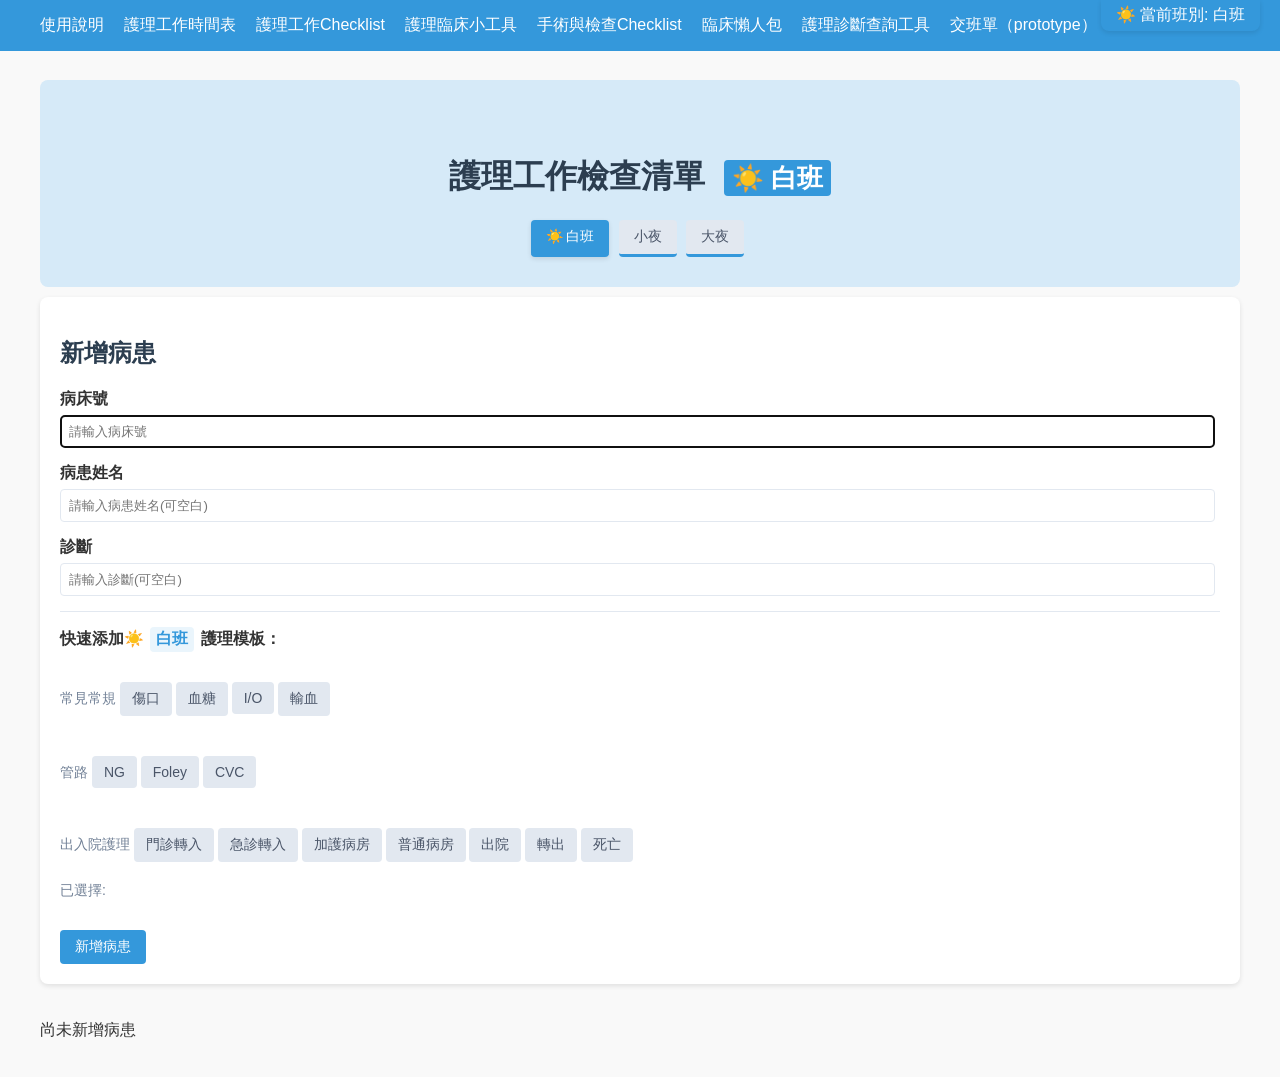
<file: nursing-checklist.html>
<!DOCTYPE html>
<html lang="zh-TW">
<head>
    <meta charset="UTF-8">
    <meta name="viewport" content="width=device-width, initial-scale=1.0">
    <title>護理工作檢查清單</title>
    <link rel="stylesheet" href="css/nursing-checklist.css">
    <link rel="stylesheet" href="css/mobile-style.css">
</head>
<body>
    <div class="container">
        <div class="header">
            <div class="navigation-container">
                <div class="navigation">
                    <div class="nav-toggle" id="nav-toggle">
                        <span></span>
                        <span></span>
                        <span></span>
                    </div>
                    <div class="nav-links" id="nav-links">
                        <a href="user-guide.html">使用說明</a>
                        <a href="index.html">護理工作時間表</a>
                        <a href="nursing-checklist.html">護理工作Checklist</a>
                        <a href="nursing-clinical-tools.html">護理臨床小工具</a>
                        <a href="surgery-and-exam-checklist.html">手術與檢查Checklist</a>
                        <a href="clinical-cheatsheet.html">臨床懶人包</a>
                        <a href="nursing-diagnosis-search-tool.html">護理診斷查詢工具</a>
                        <a href="nursing-kardex.html">交班單（prototype）</a>
                    </div>
                </div>
            </div>
            <div>
                <h1 style="margin-top: 60px">護理工作檢查清單</h1>
            </div>
            
            <div>
                <div class="shift-selector">
                    <button class="shift-btn active" data-shift="D">白班</button>
                    <button class="shift-btn" data-shift="N">小夜</button>
                    <button class="shift-btn" data-shift="E">大夜</button>
                </div>
            </div>
        </div>
        
        <div class="add-patient-form" id="add-patient-form">
            <h2>新增病患</h2>
            <div class="form-group">
                <label for="patient-id">病床號</label>
                <input type="text" id="patient-id" placeholder="請輸入病床號" required autofocus>
            </div>
            <div class="form-group">
                <label for="patient-name">病患姓名</label>
                <input type="text" id="patient-name" placeholder="請輸入病患姓名(可空白)">
            </div>
            <div class="form-group">
                <label for="patient-diagnosis">診斷</label>
                <input type="text" id="patient-diagnosis" placeholder="請輸入診斷(可空白)">
            </div>
            <button id="add-patient-btn">新增病患</button>
        </div>
        
        <div class="patients-container" id="patients-container"></div>
    </div>
    <script src="javascript/nursing-checklist.js"></script>
</body>
</html>
</file>
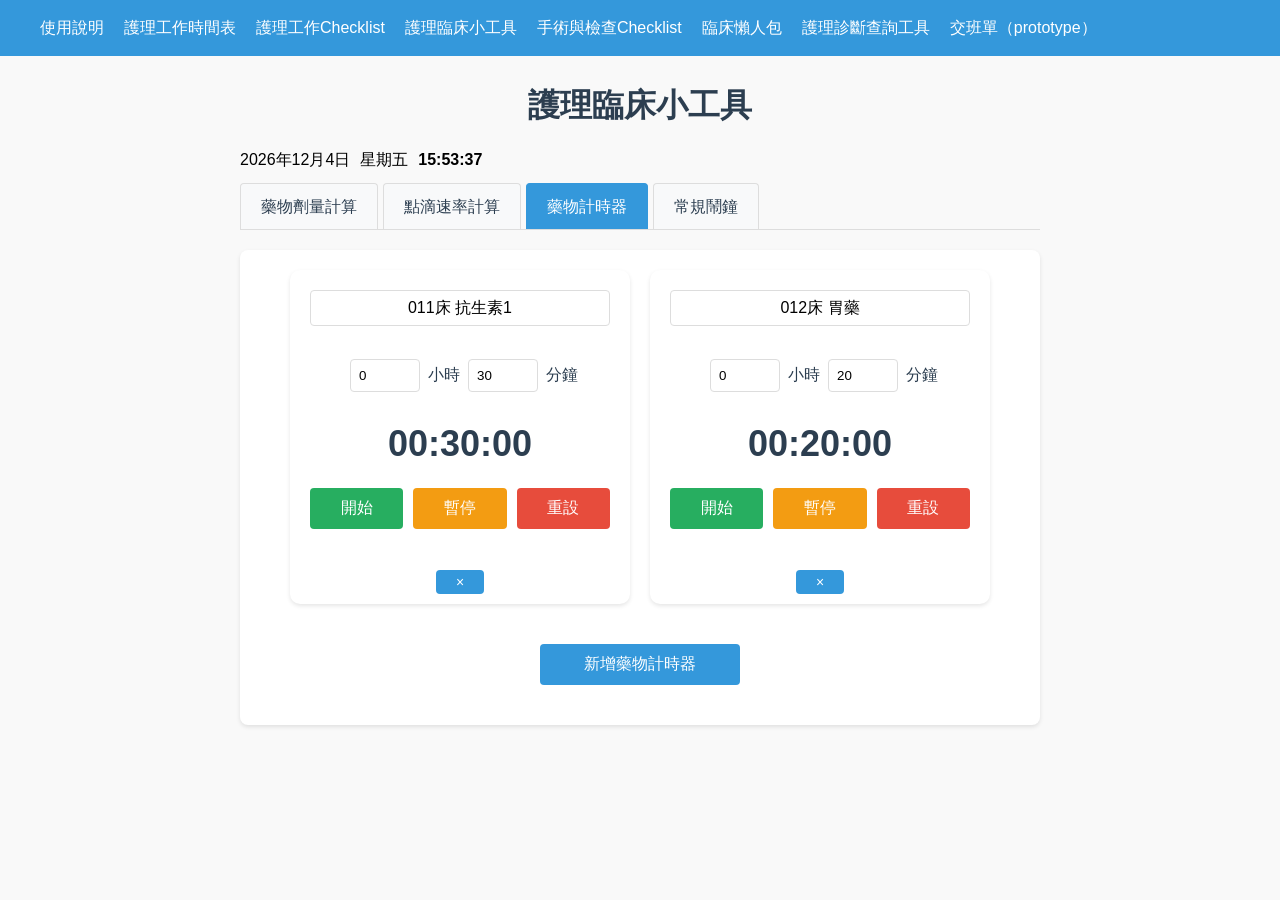
<file: nursing-clinical-tools.html>
<!DOCTYPE html>
<html lang="zh-TW">
<head>
    <meta charset="UTF-8">
    <meta name="viewport" content="width=device-width, initial-scale=1.0">
    <title>護理臨床小工具</title>
    <link rel="stylesheet" href="css/nursing-clinical-tools.css">
    <link rel="stylesheet" href="css/mobile-style.css">
</head>
<body>
    <header>
        <div class="navigation-container">
            <div class="navigation">
                <div class="nav-toggle" id="nav-toggle">
                    <span></span>
                    <span></span>
                    <span></span>
                </div>
                <div class="nav-links" id="nav-links">
                    <a href="user-guide.html">使用說明</a>
                    <a href="index.html">護理工作時間表</a>
                    <a href="nursing-checklist.html">護理工作Checklist</a>
                    <a href="nursing-clinical-tools.html">護理臨床小工具</a>
                    <a href="surgery-and-exam-checklist.html">手術與檢查Checklist</a>
                    <a href="clinical-cheatsheet.html">臨床懶人包</a>
                    <a href="nursing-diagnosis-search-tool.html">護理診斷查詢工具</a>
                    <a href="nursing-kardex.html">交班單（prototype）</a>
                </div>
            </div>
        </div>
        <h1 style="margin-top: 60px">護理臨床小工具</h1>
    </header>

    <!-- 顯示時間 -->
    <div class="date-container">
        <div class="date" id="date"></div>
        <div class="day" id="day"></div>
        <div class="time" id="time"></div>
    </div>

    <!-- 功能標籤頁 -->
    <div class="tabs">
        <div class="tab" data-tab="drug-calculator">藥物劑量計算</div>
        <div class="tab" data-tab="drip-rate">點滴速率計算</div>
        <div class="tab active" data-tab="drug-timer">藥物計時器</div>
        <div class="tab" data-tab="clock">常規鬧鐘</div>
    </div>
    
    <div class="calculator">
        <!-- 藥物劑量計算機 -->
        <div id="drug-calculator" class="calculator-content">
            <div class="sub-tabs">
                <div class="sub-tab active" data-subtab="dilution">藥物稀釋計算</div>
                <div class="sub-tab" data-subtab="ampule">安瓿劑量計算</div>
            </div>
            
            <!-- 稀釋計算機 -->
            <div id="dilution-calc" class="sub-content active">
                <h2>藥物稀釋計算</h2>
                <div class="form-group">
                    <label for="total-dosage">藥物總劑量:</label>
                    <div class="input-group">
                        <input type="number" id="total-dosage" placeholder="例如: 1">
                        <select id="total-unit">
                            <option value="mg">mg</option>
                            <option value="g" selected>g</option>
                        </select>
                    </div>
                </div>
                
                <div class="form-group">
                    <label for="dilution-volume">稀釋液體積:</label>
                    <div class="input-group">
                        <input type="number" id="dilution-volume" placeholder="例如: 10">
                        <span>c.c.</span>
                    </div>
                </div>
                
                <div class="form-group">
                    <label for="required-dosage">需要給藥劑量:</label>
                    <div class="input-group">
                        <input type="number" id="required-dosage" placeholder="例如: 600">
                        <select id="required-unit">
                            <option value="mg" selected>mg</option>
                            <option value="g">g</option>
                        </select>
                    </div>
                </div>
                
                <button id="calculate-dilution-btn">計算</button>
                
                <div id="dilution-error" class="error">請填寫所有欄位並確保數值大於零</div>
                
                <div id="dilution-result" class="result">
                    <h3>計算結果</h3>
                    <p>您需要抽取 <span id="result-volume" class="highlight"></span> c.c. 的稀釋液</p>
                </div>
            </div>
            
            <!-- 安瓿計算機 -->
            <div id="ampule-calc" class="sub-content">
                <h2>安瓿劑量計算</h2>
                <div class="form-group">
                    <label for="amp-concentration">安瓿中藥物濃度:</label>
                    <div class="input-group">
                        <input type="number" id="amp-concentration" placeholder="例如: 50">
                        <span>mg</span>
                    </div>
                </div>
                
                <div class="form-group">
                    <label for="amp-volume">每安瓿的體積:</label>
                    <div class="input-group">
                        <input type="number" id="amp-volume" placeholder="例如: 5">
                        <span>mL</span>
                    </div>
                </div>
                
                <div class="form-group">
                    <label for="amp-required-dosage">需要給藥劑量:</label>
                    <div class="input-group">
                        <input type="number" id="amp-required-dosage" placeholder="例如: 325">
                        <span>mg</span>
                    </div>
                </div>
                
                <button id="calculate-ampule-btn">計算</button>
                
                <div id="ampule-error" class="error">請填寫所有欄位並確保數值大於零</div>
                
                <div id="ampule-result" class="result">
                    <h3>計算結果</h3>
                    <p>需要總體積: <span id="amp-result-volume" class="highlight"></span> mL</p>
                    <p>需要使用 <span id="amp-count" class="highlight"></span> 支安瓿</p>
                    <p>最後一支安瓿需要使用 <span id="last-amp-volume" class="highlight"></span> mL</p>
                </div>
            </div>
        </div>
        
        <!-- 點滴速率計算器 -->
        <div id="drip-rate" class="calculator-content">
            <h2>滴速計算器</h2>
            
            <div class="form-group">
                <label for="totalVolume">總溶液量 (mL)</label>
                <input type="number" id="totalVolume" placeholder="例如: 500" min="0">
            </div>
            
            <div class="form-group">
                <label for="infusion-time">輸注時間</label>
                <div class="time-input-group">
                    <input type="number" id="hours" placeholder="小時" min="0">
                    <input type="number" id="minutes" placeholder="分鐘" min="0" max="59">
                </div>
            </div>
            
            <div class="form-group">
                <label for="dropFactor">IV Set 選擇</label>
                <select id="dropFactor">
                    <option value="60">精密Set (60 gtts/mL)</option>
                    <option value="20">普通Set (20 gtts/mL)</option>
                    <option value="15">普通Set (15 gtts/mL)</option>
                </select>
            </div>
            
            <button id="calculate-drip-rate-btn">計算點滴速率</button>
            
            <div class="result" id="drip-result">
                <div class="result-row">
                    <div class="result-item">
                        <span>輸液速率: </span>
                        <span class="result-value" id="flowRate">-- mL/hr</span>
                    </div>
                    <div class="result-item">
                        <span>點滴間隔: </span>
                        <span class="result-value" id="dripInterval">-- 秒/滴</span>
                    </div>
                </div>
                <div class="result-row">
                    <div class="result-item">
                        <span>點滴速率: </span>
                        <span class="result-value" id="dripRate">-- gtts/min</span>
                    </div>
                    <div class="result-item">
                        <span>一秒幾滴: </span>
                        <span class="result-value" id="dropsPerSecond">-- 滴/秒</span>
                    </div>
                </div>
            </div>
            
            <div class="flash-indicator" id="flashIndicator">
                <div class="flash-title">點滴節奏指示器</div>
                <div class="flash-circle" id="flashCircle"></div>
                <div class="flash-info" id="flashInfo">指示燈將每 -- 秒閃爍一次</div>
                <div class="flash-controls">
                    <button id="startFlashBtn">開始</button>
                    <button id="testSoundBtn">測試聲音</button>
                </div>
                <div class="sound-control">
                    <input type="checkbox" class="input-checkbox" id="soundEnabled" checked>
                    <label for="soundEnabled">開啟聲音</label>
                    <select id="soundType">
                        <option value="beep">嗶嗶聲</option>
                        <option value="drop">水滴聲</option>
                        <option value="click">點擊聲</option>
                    </select>
                </div>
                <div class="volume-control">
                    <label for="volume">音量:</label>
                    <input type="range" id="volume" min="0" max="1" step="0.1" value="0.5">
                </div>
            </div>
        </div>

        <!-- 藥物計時器 -->
        <div id="drug-timer" class="calculator-content active"> 
            <div class="container" id="timers-container">
                <!-- 計時器會動態添加在這裡 -->
            </div>
            <button id="add-timer-btn" class="add-timer">新增藥物計時器</button>
        </div>

        <!-- 護理常規鬧鐘 -->
        <div id="clock" class="calculator-content">
            <div class="clock" id="current-time">00:00:00</div>
                
            <div class="alarm-container">
                <h2>設定鬧鐘</h2>
                <div class="alarm-form">
                    <input type="time" id="alarm-time" required>
                    <input type="text" id="alarm-label" placeholder="護理任務名稱">
                    <div class="alarm-controls">
                        <button type="button" id="set-alarm-btn">設定鬧鐘</button>
                        <button type="button" id="test-alarm-btn">測試聲音</button>
                    </div>
                </div>
                
                <div class="quick-presets">
                    <h3>快速設定</h3>
                    <div class="alarm-controls">
                        <button type="button" id="cardiac-cath-btn" class="preset-btn">心導管術後監測</button>
                        <button type="button" id="blood-transfusion-btn" class="preset-btn">輸血</button>
                    </div>
                </div>
            </div>
                
            <div class="alarm-list">
                <div class="section-title">
                    <h2>已設定的鬧鐘</h2>
                    <button type="button" id="clear-all-btn" class="clear-all-btn" style="width: 49%;">清除所有鬧鐘</button>
                </div>
                <div id="alarms-container">
                    <p>尚未設定任何鬧鐘</p>
                </div>
            </div>
            
            <div class="modal" id="alarm-modal">
                <div class="modal-content">
                    <h2>鬧鐘響了！</h2>
                    <p id="alarm-message">執行護理任務的時間到了</p>
                    <button class="stop-alarm" id="stop-alarm-btn">停止鬧鐘</button>
                </div>
            </div>
            
            <div class="confirmation-modal" id="cardiac-confirmation">
                <div class="confirmation-content">
                    <h2>心導管術後監測排程</h2>
                    <div class="alarm-schedule">
                        <p>將設置以下鬧鐘：</p>
                        <ul id="cardiac-schedule-list"></ul>
                    </div>
                    <div class="confirmation-buttons">
                        <button type="button" id="confirm-cardiac-btn" class="confirm-btn">確認設定</button>
                        <button type="button" id="cancel-cardiac-btn" class="cancel-btn">取消</button>
                    </div>
                </div>
            </div>
            <div class="confirmation-modal" id="blood-confirmation">
                <div class="confirmation-content">
                    <h2>輸血監測排程</h2>
                    <div class="alarm-schedule">
                        <p>將設置以下鬧鐘：</p>
                        <ul id="blood-schedule-list"></ul>
                    </div>
                    <div class="confirmation-buttons">
                        <button type="button" id="confirm-blood-btn" class="confirm-btn">確認設定</button>
                        <button type="button" id="cancel-blood-btn" class="cancel-btn">取消</button>
                    </div>
                </div>
            </div>
        </div>
    </div>

    <!-- 引入JavaScript檔案 -->
    <script src="javascript/main.js"></script>
    <script src="javascript/drug-calculator.js"></script>
    <script src="javascript/drip-rate.js"></script>
    <script src="javascript/drug-timer.js"></script>
    <script src="javascript/clinical-clock.js"></script>
    <script src="javascript/mobile-script.js"></script>
    
</body>
</html>
</file>
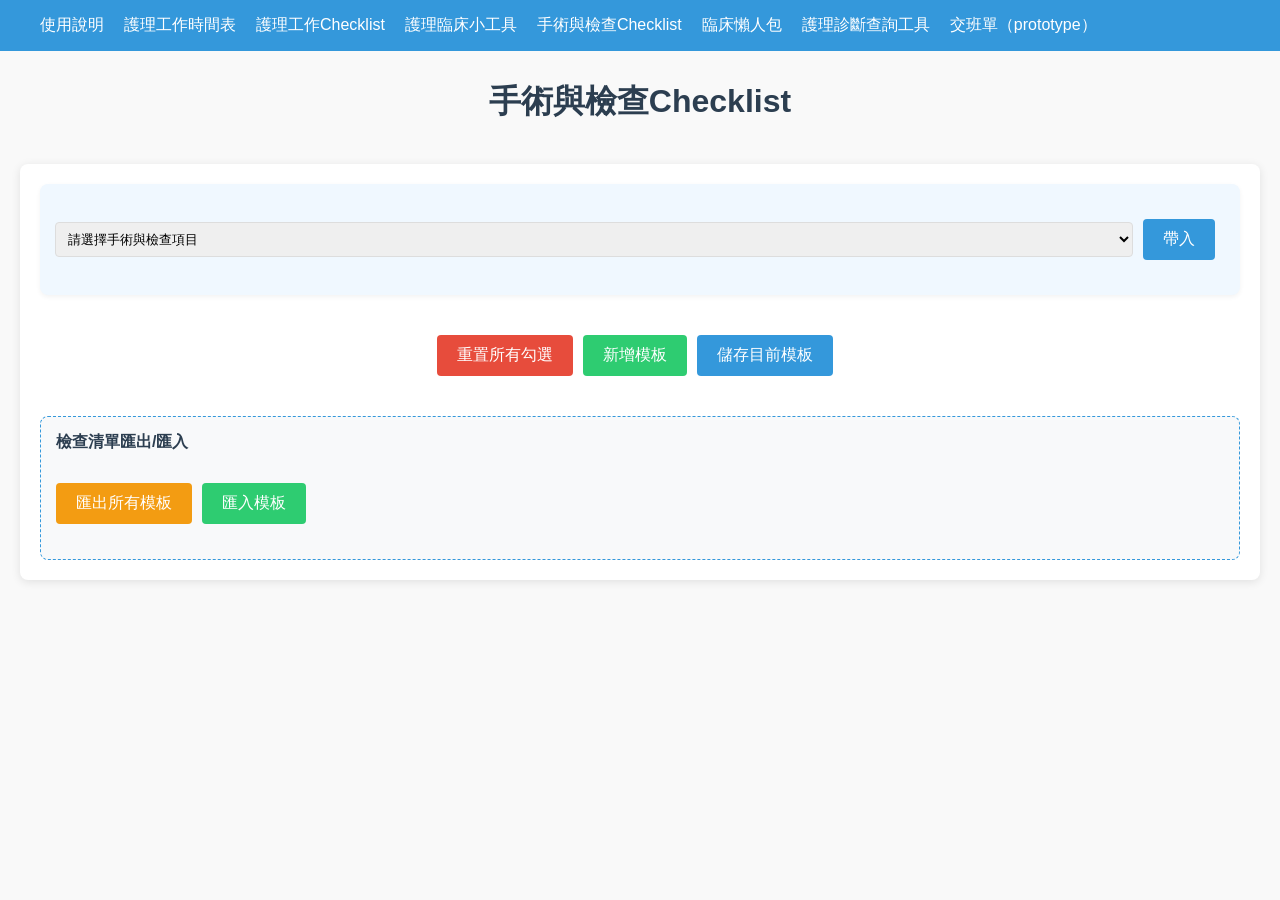
<file: surgery-and-exam-checklist.html>
<!DOCTYPE html>
<html lang="zh-TW">
<head>
    <meta charset="UTF-8">
    <meta name="viewport" content="width=device-width, initial-scale=1.0">
    <title>手術與檢查Checklist</title>
    <link rel="stylesheet" href="css/surgery-and-exam-checklist.css">
    <link rel="stylesheet" href="css/mobile-style.css">
</head>
<body>
    <header>
        <div class="navigation-container">
            <div class="navigation">
                <div class="nav-toggle" id="nav-toggle">
                    <span></span>
                    <span></span>
                    <span></span>
                </div>
                <div class="nav-links" id="nav-links">
                    <a href="user-guide.html">使用說明</a>
                    <a href="index.html">護理工作時間表</a>
                    <a href="nursing-checklist.html">護理工作Checklist</a>
                    <a href="nursing-clinical-tools.html">護理臨床小工具</a>
                    <a href="surgery-and-exam-checklist.html">手術與檢查Checklist</a>
                    <a href="clinical-cheatsheet.html">臨床懶人包</a>
                    <a href="nursing-diagnosis-search-tool.html">護理診斷查詢工具</a>
                    <a href="nursing-kardex.html">交班單（prototype）</a>
                </div>
            </div>
        </div>
        <h1 style="margin-top: 60px">手術與檢查Checklist</h1>
    </header>
    <div class="container">
        
        <!-- 模板選擇 -->
        <div class="template-selection">
            <select id="template-select">
                <option value="">請選擇手術與檢查項目</option>
                <option value="cardiac-catheterization">心導管檢查</option>
            </select>
            <button class="button" onclick="loadTemplate()">帶入</button>
        </div>
        
        <div class="button-container">
            <button class="button danger" onclick="resetCheckboxes()">重置所有勾選</button>
            <button class="button success" onclick="toggleNewTemplateForm()">新增模板</button>
            <button class="button" onclick="saveCurrentTemplate()">儲存目前模板</button>
        </div>

        <!-- 新增的匯出/匯入區塊 -->
        <div class="import-export-container">
            <div class="import-export-title">檢查清單匯出/匯入</div>
            <div class="button-container" style="justify-content: flex-start">
                <button class="button warning" onclick="exportTemplates()">匯出所有模板</button>
                <button class="button success" onclick="document.getElementById('importFile').click()">匯入模板</button>
                <input type="file" id="importFile" accept=".json" class="import-file-input" onchange="importTemplates(this.files)">
            </div>
        </div>

        <div id="checklist-container">
            <!-- 這裡將動態添加檢查模板 -->
        </div>

        <!-- 新增模板表單 -->
        <div class="new-template-form" id="new-template-form">
            <h2>新增檢查模板</h2>
            <div class="form-group">
                <label for="template-name">檢查名稱</label>
                <input type="text" id="template-name" placeholder="例如: 心導管檢查">
            </div>
            <div class="form-group">
                <label for="template-key">模板識別碼 (英文字母、數字和連字符)</label>
                <input type="text" id="template-key" placeholder="例如: cardiac-catheterization">
            </div>
            <div class="form-group">
                <label>檢查項目</label>
                <div id="items-container" class="items-container">
                    <div class="item-row">
                        <input type="text" placeholder="例如: 確認病人身份">
                        <button type="button" onclick="removeItem(this)">×</button>
                    </div>
                    <div class="item-row">
                        <input type="text" placeholder="例如: 確認同意書已簽署">
                        <button type="button" onclick="removeItem(this)">×</button>
                    </div>
                </div>
                <button type="button" class="button" onclick="addItem()" style="margin-top: 10px">新增項目</button>
            </div>
            <div class="button-container" style="justify-content: flex-start">
                <button type="button" class="button success" onclick="saveTemplate()">保存模板</button>
                <button type="button" class="button danger" onclick="toggleNewTemplateForm()">取消</button>
            </div>
        </div>

        <!-- 新增項目對話框 -->
        <div class="add-item-dialog" id="add-item-dialog">
            <div class="dialog-content">
                <h2>新增檢查項目</h2>
                <div class="form-group">
                    <label for="new-item-text">項目內容</label>
                    <input type="text" id="new-item-text" placeholder="例如: 確認病人身份">
                    <input type="hidden" id="template-id-for-new-item">
                </div>
                <div class="dialog-footer">
                    <button class="button" onclick="hideAddItemDialog()">取消</button>
                    <button class="button success" onclick="addItemToTemplate()">新增</button>
                </div>
            </div>
        </div>
    </div>

    <script src="javascript/surgery-and-exam-checklist.js"></script>
    <script src="javascript/mobile-script.js"></script>
</body>
</html>
</file>
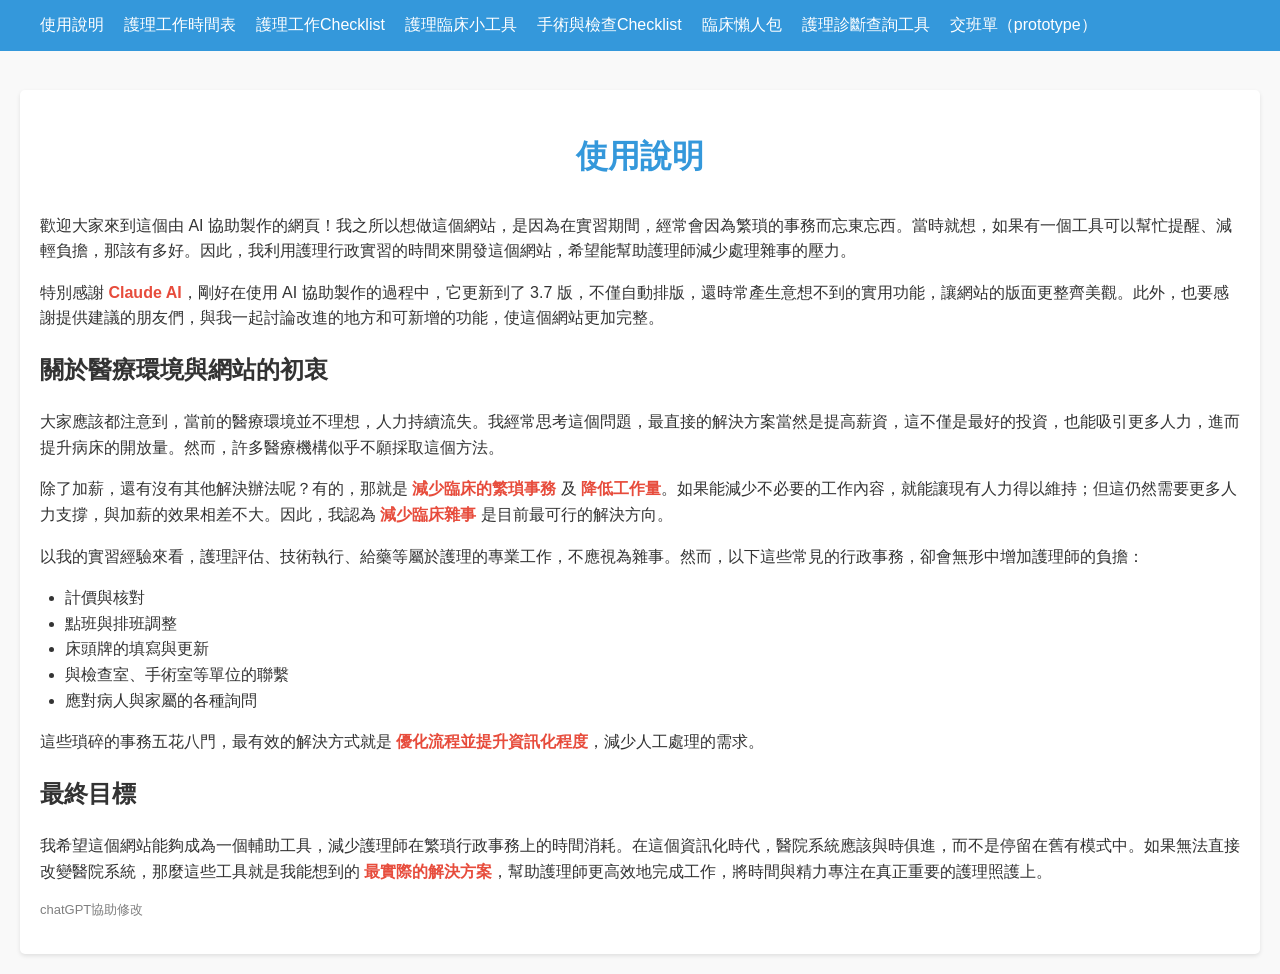
<file: user-guide.html>
<!DOCTYPE html>
<html lang="zh-TW">
<head>
    <meta charset="UTF-8">
    <meta name="viewport" content="width=device-width, initial-scale=1.0">
    <title>使用說明</title>
    <style>
        body {
            font-family: 'Microsoft JhengHei', Arial, sans-serif;
            margin: 0;
            padding: 20px;
            background-color: #f9f9f9;
            color: #333;
        }
        /* 布局組件 */
        .navigation {
            display: flex;
            justify-content: center;
            gap: 20px;
            margin-bottom: 10px;
        }

        .navigation a {
            color: white;
            text-decoration: none;
        }

        .navigation a:hover {
            text-decoration: underline;
        }
        
        .content {
            margin-top: 70px;
            padding: 20px;
            background-color: white;
            border-radius: 5px;
            box-shadow: 0 2px 4px rgba(0,0,0,0.1);
            line-height: 1.6;
        }
        
        h1 {
            color: #3498db;
            text-align: center;
            margin-bottom: 30px;
        }
        
        strong {
            color: #e74c3c;
        }
        
        ul {
            padding-left: 25px;
        }
    </style>
    <link rel="stylesheet" href="css/mobile-style.css">
</head>
<body>
    <header>
        <div class="navigation" style="background-color: #3498db; width: 1360px; padding:20px; position:absolute; top:0px; right:20px; left:20px">
            <a href="user-guide.html">使用說明</a>
            <a href="index.html">護理工作時間表</a>
            <a href="nursing-checklist.html">護理工作Checklist</a>
            <a href="nursing-clinical-tools.html">護理臨床小工具</a>
            <a href="surgery-and-exam-checklist.html">手術與檢查Checklist</a>
            <a href="clinical-cheatsheet.html">臨床懶人包</a>
            <a href="nursing-diagnosis-search-tool.html">護理診斷查詢工具</a>
            <a href="nursing-kardex.html">交班單（prototype）</a>
        </div>
    </header>
    
    <div class="content">
        <h1>使用說明</h1>
        <p>歡迎大家來到這個由 AI 協助製作的網頁！我之所以想做這個網站，是因為在實習期間，經常會因為繁瑣的事務而忘東忘西。當時就想，如果有一個工具可以幫忙提醒、減輕負擔，那該有多好。因此，我利用護理行政實習的時間來開發這個網站，希望能幫助護理師減少處理雜事的壓力。</p>
        
        <p>特別感謝 <strong>Claude AI</strong>，剛好在使用 AI 協助製作的過程中，它更新到了 3.7 版，不僅自動排版，還時常產生意想不到的實用功能，讓網站的版面更整齊美觀。此外，也要感謝提供建議的朋友們，與我一起討論改進的地方和可新增的功能，使這個網站更加完整。</p>
        
        <h2>關於醫療環境與網站的初衷</h2>
        <p>大家應該都注意到，當前的醫療環境並不理想，人力持續流失。我經常思考這個問題，最直接的解決方案當然是提高薪資，這不僅是最好的投資，也能吸引更多人力，進而提升病床的開放量。然而，許多醫療機構似乎不願採取這個方法。</p>
        
        <p>除了加薪，還有沒有其他解決辦法呢？有的，那就是 <strong>減少臨床的繁瑣事務</strong> 及 <strong>降低工作量</strong>。如果能減少不必要的工作內容，就能讓現有人力得以維持；但這仍然需要更多人力支撐，與加薪的效果相差不大。因此，我認為 <strong>減少臨床雜事</strong> 是目前最可行的解決方向。</p>
        
        <p>以我的實習經驗來看，護理評估、技術執行、給藥等屬於護理的專業工作，不應視為雜事。然而，以下這些常見的行政事務，卻會無形中增加護理師的負擔：</p>
        <ul>
            <li>計價與核對</li>
            <li>點班與排班調整</li>
            <li>床頭牌的填寫與更新</li>
            <li>與檢查室、手術室等單位的聯繫</li>
            <li>應對病人與家屬的各種詢問</li>
        </ul>
        
        <p>這些瑣碎的事務五花八門，最有效的解決方式就是 <strong>優化流程並提升資訊化程度</strong>，減少人工處理的需求。</p>
        
        <h2>最終目標</h2>
        <p>我希望這個網站能夠成為一個輔助工具，減少護理師在繁瑣行政事務上的時間消耗。在這個資訊化時代，醫院系統應該與時俱進，而不是停留在舊有模式中。如果無法直接改變醫院系統，那麼這些工具就是我能想到的 <strong>最實際的解決方案</strong>，幫助護理師更高效地完成工作，將時間與精力專注在真正重要的護理照護上。</p>

        <p style="font-size: small; color:grey">chatGPT協助修改</p>
    </div>
    <script src="javascript/mobile-script.js"></script>
    
</body>
</html>
</file>
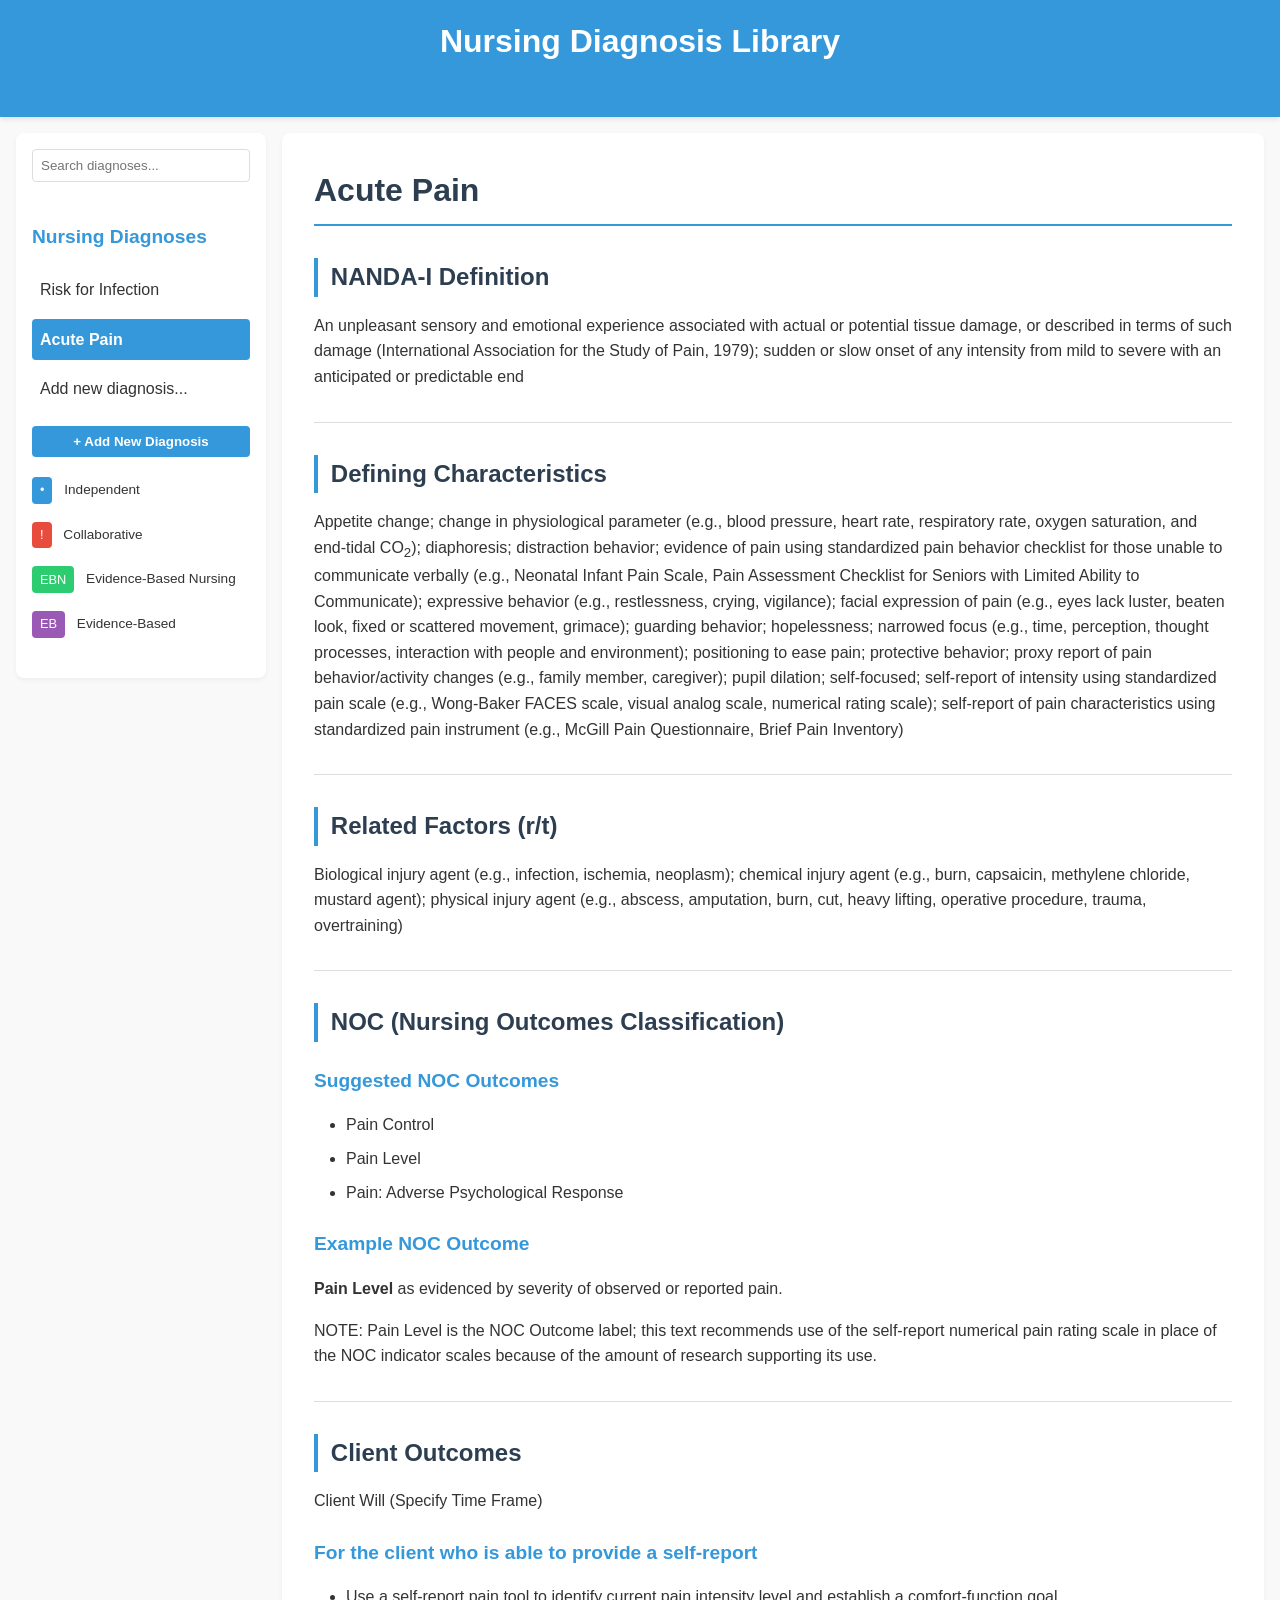
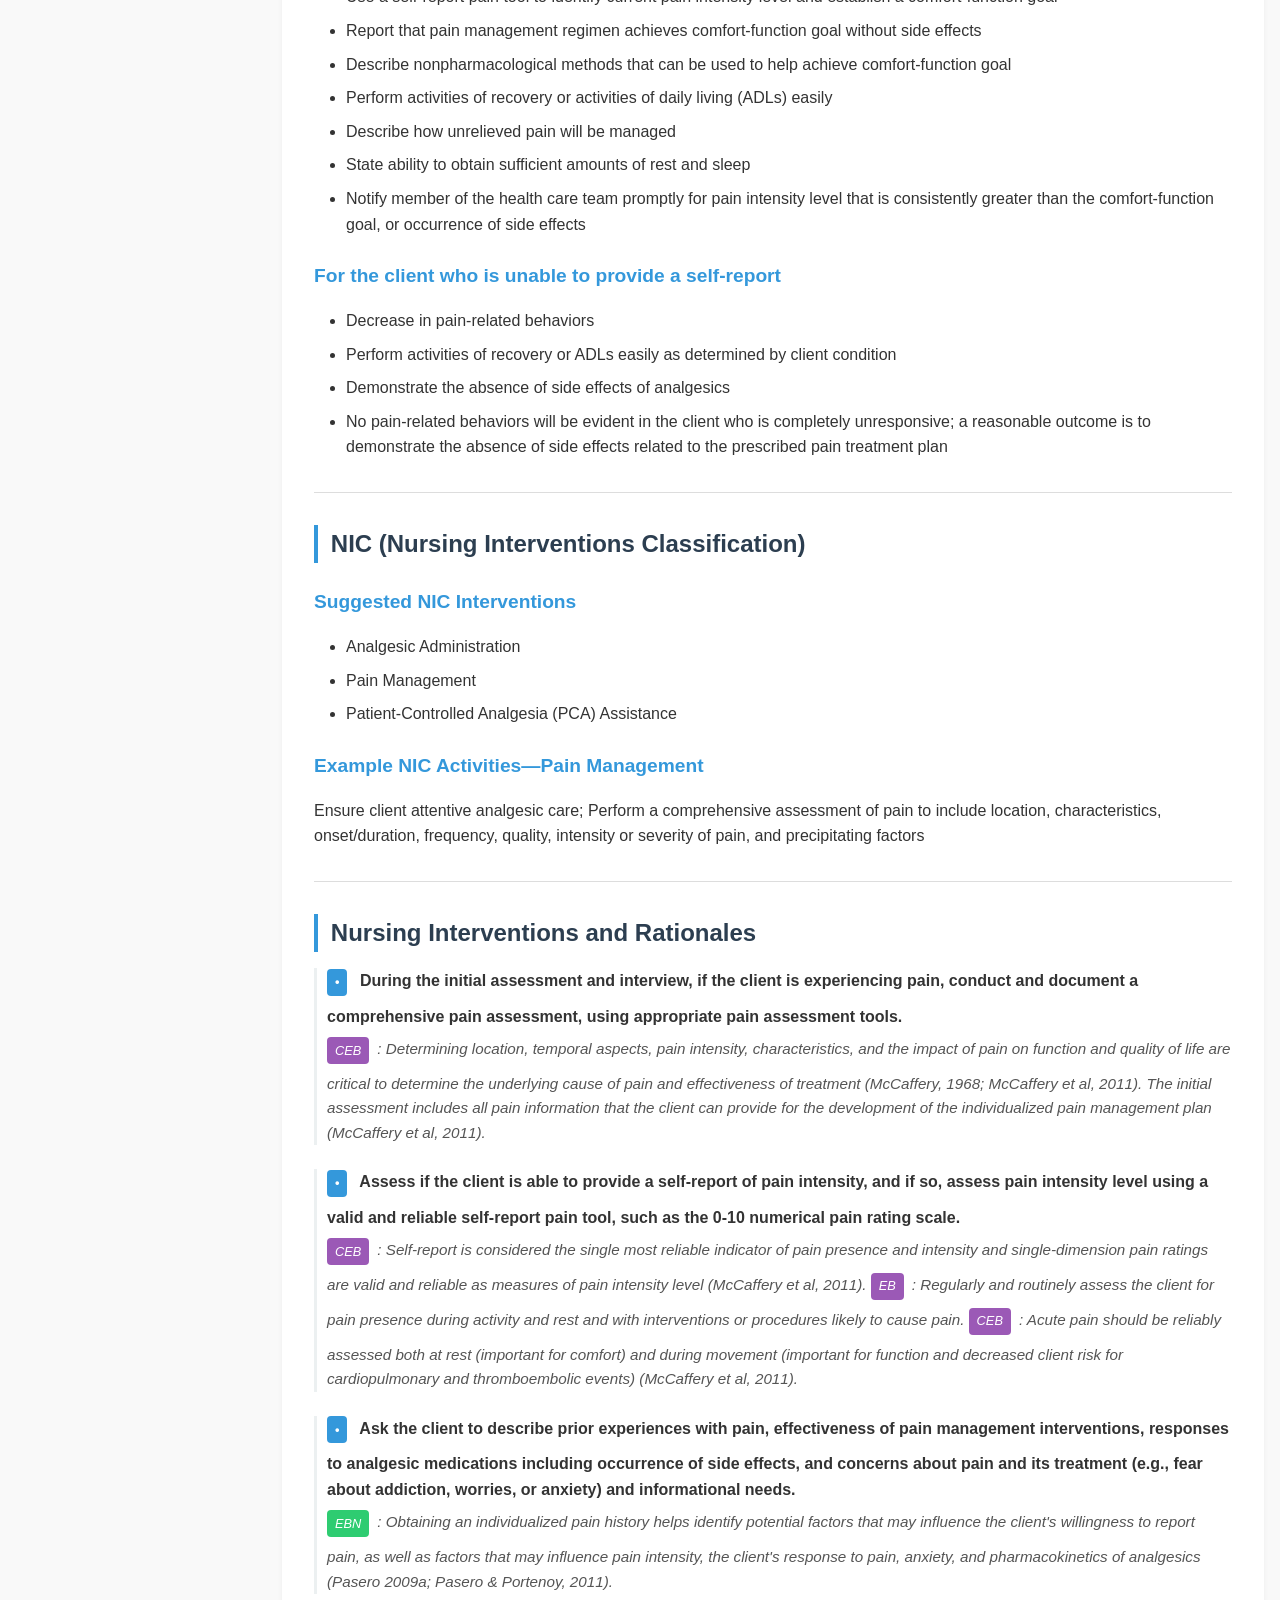
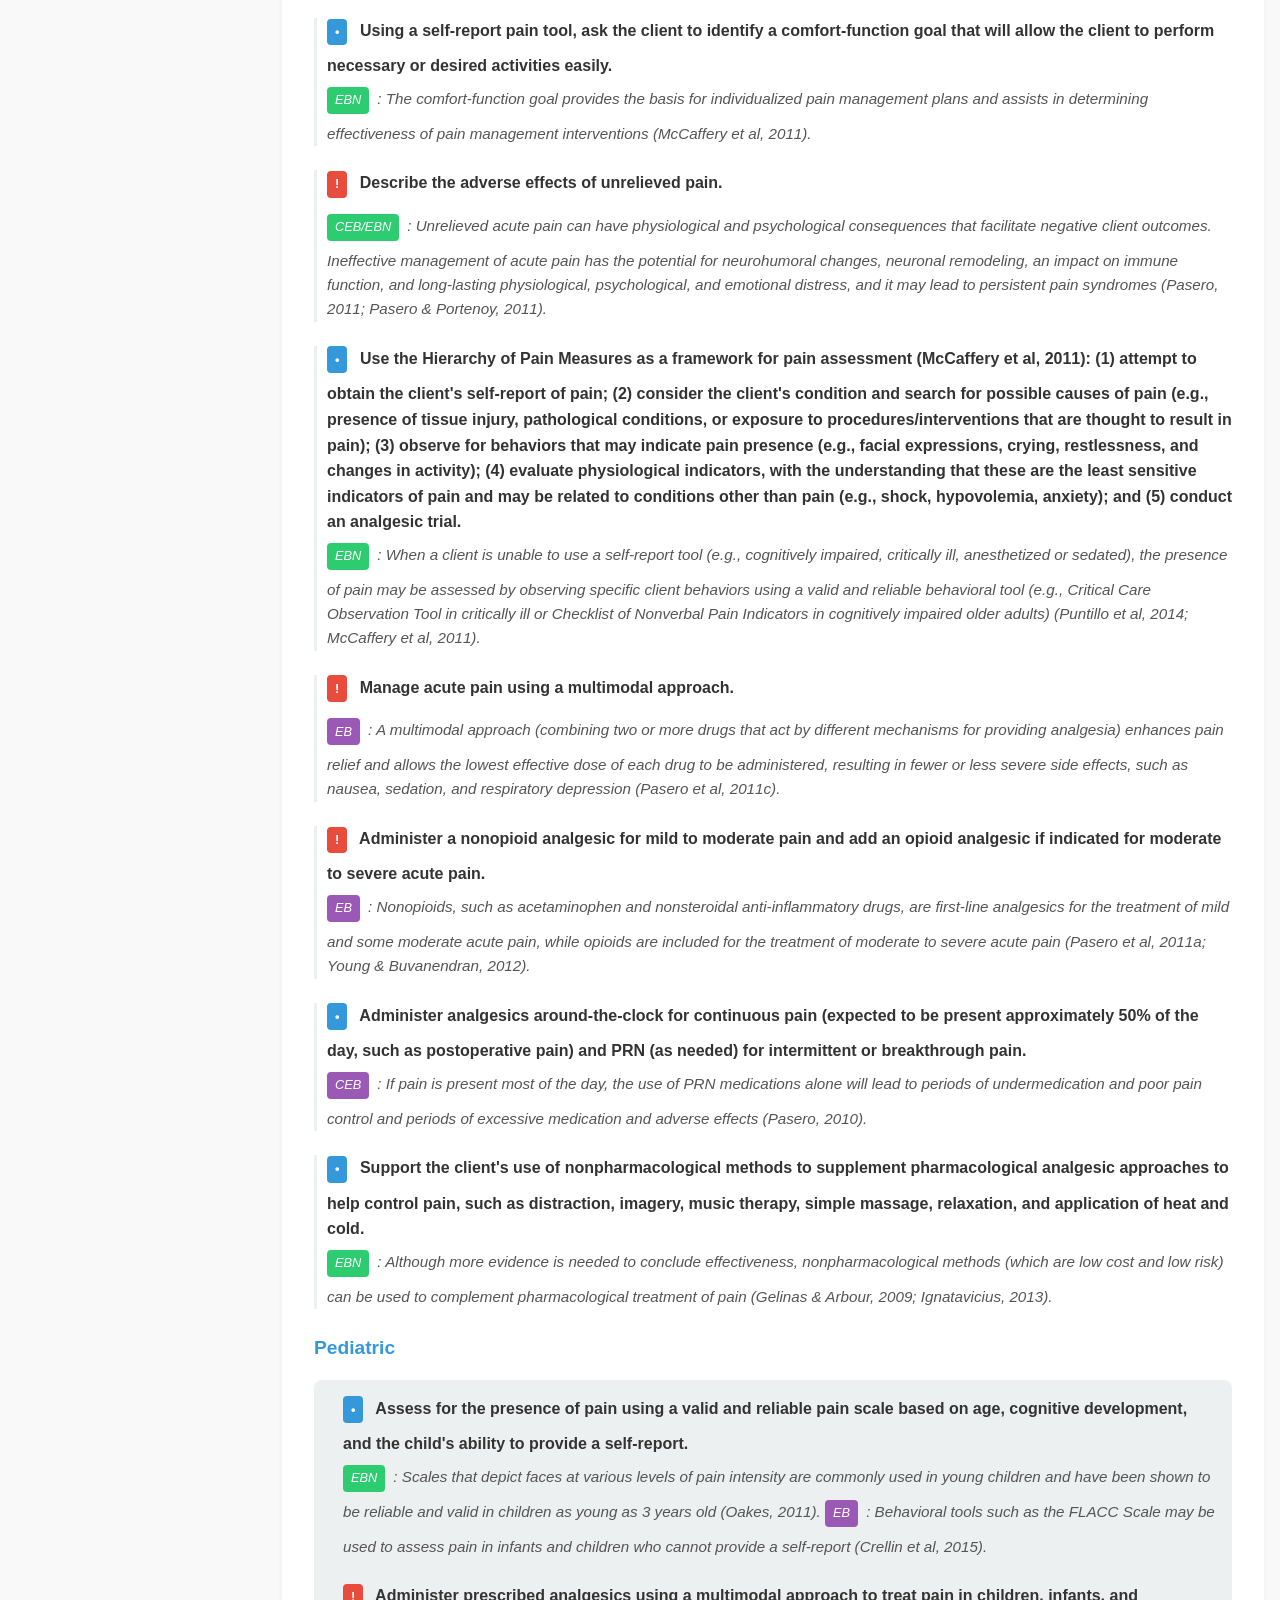
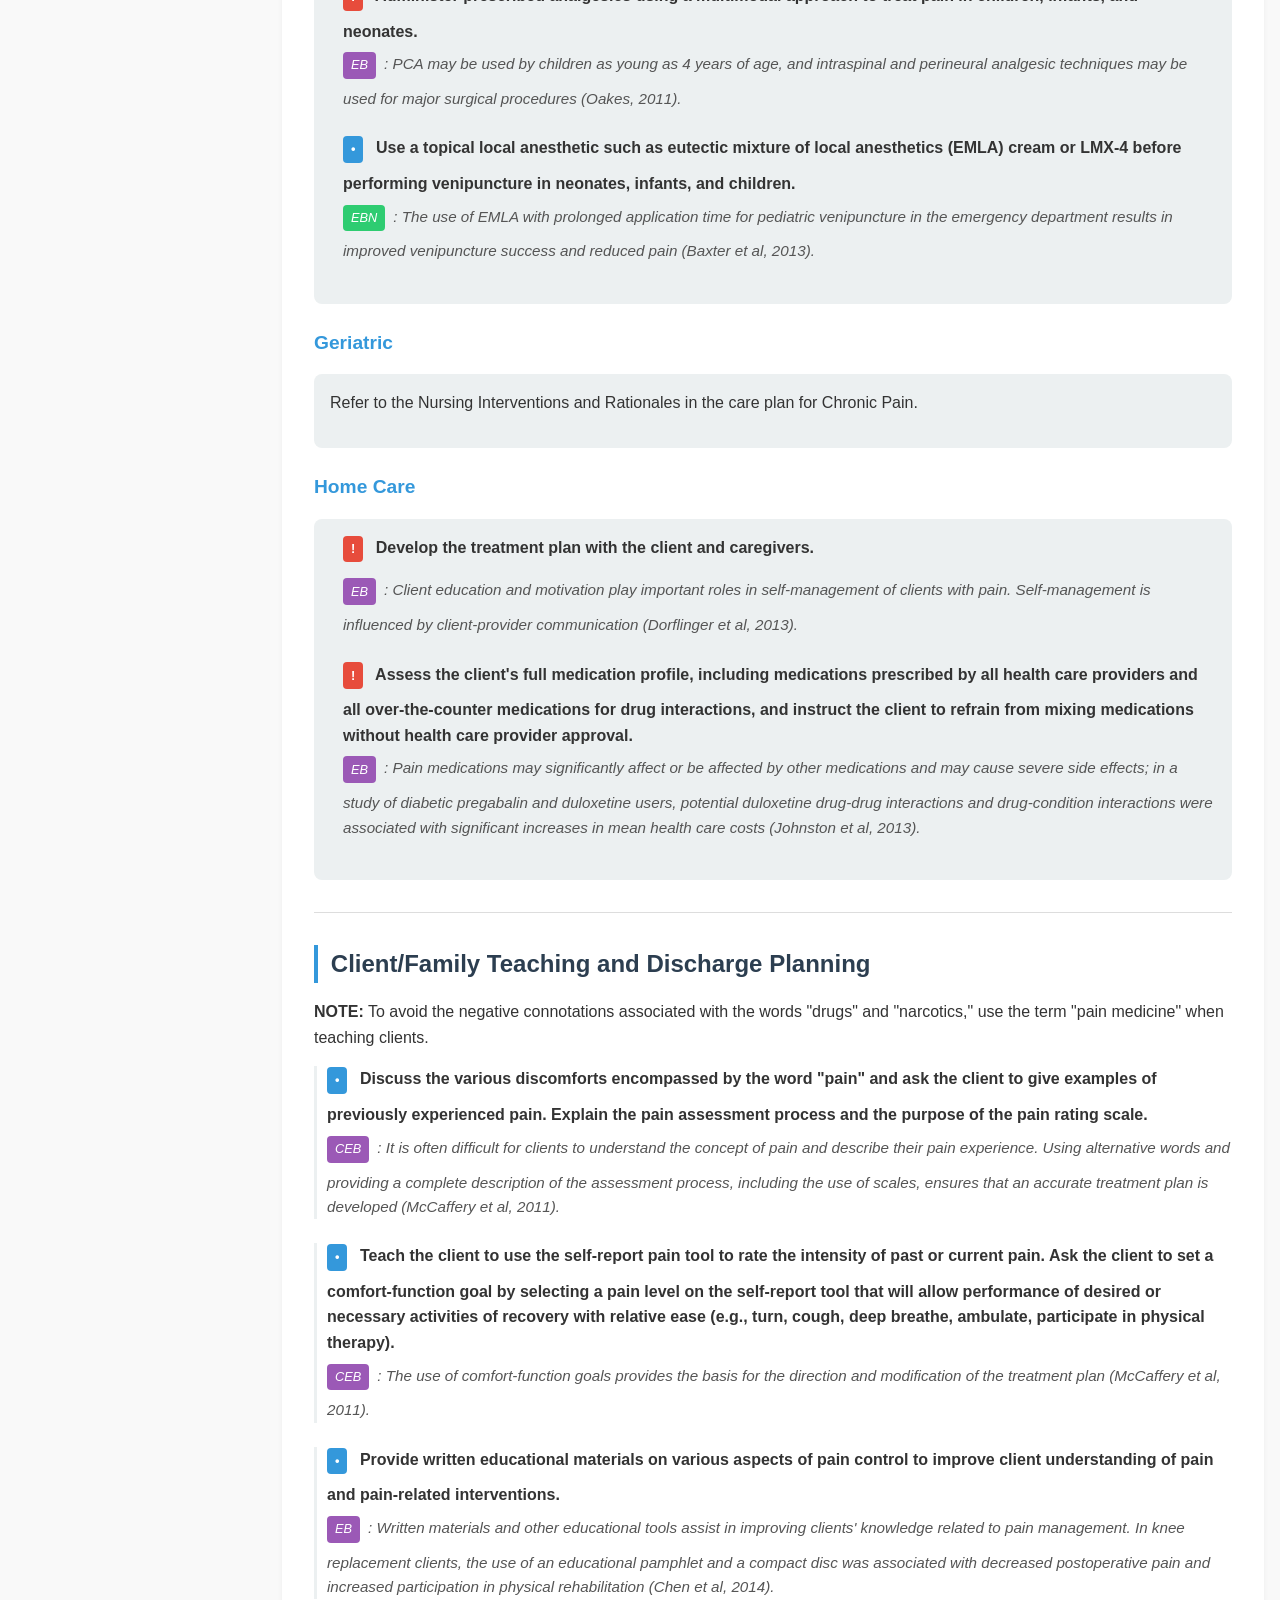
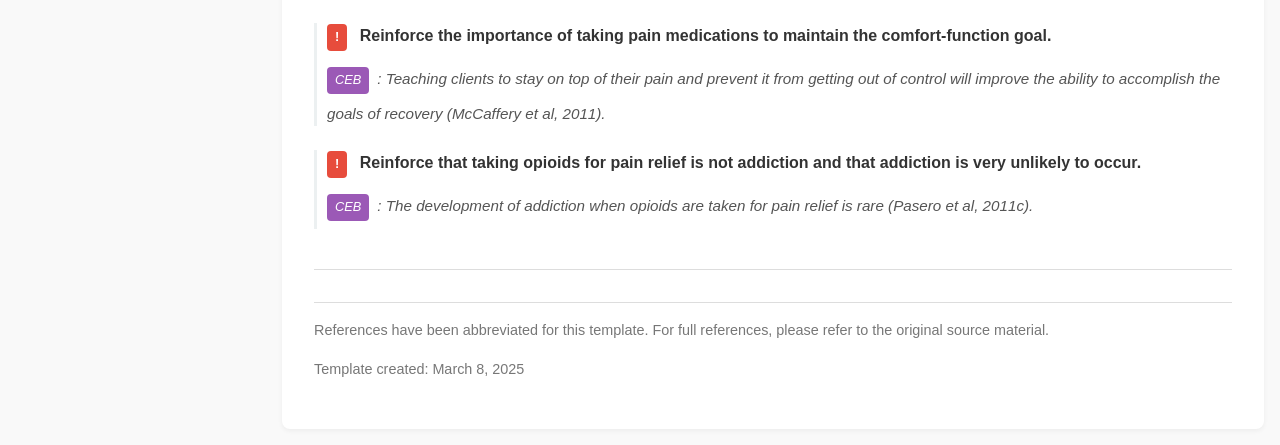
<file: nursing-diagnosis/acute-pain.html>
<!DOCTYPE html>
<html lang="en">
<head>
    <meta charset="UTF-8">
    <meta name="viewport" content="width=device-width, initial-scale=1.0">
    <title>Nursing Diagnosis - Acute Pain</title>
    <style>
        :root {
            --primary: #2c3e50;
            --secondary: #3498db;
            --tertiary: #e74c3c;
            --background: #f9f9f9;
            --text: #333;
            --light-gray: #ecf0f1;
            --border: #ddd;
        }
        
        * {
            margin: 0;
            padding: 0;
            box-sizing: border-box;
            font-family: 'Segoe UI', Tahoma, Geneva, Verdana, sans-serif;
        }
        
        body {
            background-color: var(--background);
            color: var(--text);
            line-height: 1.6;
        }
        
        header {
            background-color: var(--primary);
            color: white;
            padding: 1rem;
            text-align: center;
            position: sticky;
            top: 0;
            z-index: 100;
            box-shadow: 0 2px 5px rgba(0,0,0,0.1);
        }
        
        .container {
            display: flex;
            max-width: 1400px;
            margin: 0 auto;
            padding: 1rem;
        }
        
        .sidebar {
            width: 250px;
            background-color: white;
            border-radius: 8px;
            padding: 1rem;
            margin-right: 1rem;
            box-shadow: 0 2px 5px rgba(0,0,0,0.05);
            position: sticky;
            top: 80px;
            height: fit-content;
        }
        
        .main-content {
            flex: 1;
            background-color: white;
            border-radius: 8px;
            padding: 2rem;
            box-shadow: 0 2px 5px rgba(0,0,0,0.05);
        }
        
        h1, h2, h3, h4 {
            color: var(--primary);
            margin-bottom: 1rem;
        }
        
        h1 {
            font-size: 2rem;
            border-bottom: 2px solid var(--secondary);
            padding-bottom: 0.5rem;
            margin-bottom: 1.5rem;
        }
        
        h2 {
            font-size: 1.5rem;
            margin-top: 2rem;
            border-left: 4px solid var(--secondary);
            padding-left: 0.8rem;
        }
        
        h3 {
            font-size: 1.2rem;
            margin-top: 1.5rem;
            color: var(--secondary);
        }
        
        p, ul, ol {
            margin-bottom: 1rem;
        }
        
        ul, ol {
            padding-left: 2rem;
        }
        
        li {
            margin-bottom: 0.5rem;
        }
        
        .diagnosis-nav {
            list-style: none;
            padding: 0;
        }
        
        .diagnosis-nav li {
            margin-bottom: 0.5rem;
            padding: 0.5rem;
            border-radius: 4px;
            transition: all 0.3s;
        }
        
        .diagnosis-nav li.active {
            background-color: var(--secondary);
            color: white;
            font-weight: bold;
        }
        
        .diagnosis-nav li:hover:not(.active) {
            background-color: var(--light-gray);
            cursor: pointer;
        }
        
        .section {
            margin-bottom: 2rem;
            border-bottom: 1px solid var(--border);
            padding-bottom: 1rem;
        }
        
        .section:last-child {
            border-bottom: none;
        }
        
        .tag {
            display: inline-block;
            background-color: var(--light-gray);
            padding: 0.2rem 0.5rem;
            border-radius: 4px;
            font-size: 0.8rem;
            margin-right: 0.5rem;
            margin-bottom: 0.5rem;
        }
        
        .tag.independent {
            background-color: #3498db;
            color: white;
        }
        
        .tag.collaborative {
            background-color: #e74c3c;
            color: white;
        }
        
        .tag.ebn {
            background-color: #2ecc71;
            color: white;
        }
        
        .tag.eb {
            background-color: #9b59b6;
            color: white;
        }
        
        .add-button {
            background-color: var(--secondary);
            color: white;
            border: none;
            padding: 0.5rem 1rem;
            border-radius: 4px;
            cursor: pointer;
            margin-top: 1rem;
            font-weight: bold;
            display: flex;
            align-items: center;
            justify-content: center;
            width: 100%;
            transition: all 0.3s;
        }
        
        .add-button:hover {
            background-color: var(--tertiary);
        }
        
        .search-box {
            width: 100%;
            padding: 0.5rem;
            border: 1px solid var(--border);
            border-radius: 4px;
            margin-bottom: 1rem;
        }
        
        .footnote {
            margin-top: 2rem;
            padding-top: 1rem;
            border-top: 1px solid var(--border);
            font-size: 0.9rem;
            color: #777;
        }
        
        .legend {
            display: flex;
            flex-wrap: wrap;
            gap: 10px;
            margin-bottom: 1rem;
            font-size: 0.85rem;
        }
        
        .risk-factors-section {
            display: flex;
            flex-wrap: wrap;
            gap: 20px;
        }
        
        .risk-factors-column {
            flex: 1;
            min-width: 250px;
        }
        
        .intervention {
            margin-bottom: 1.5rem;
            padding-left: 10px;
            border-left: 3px solid var(--light-gray);
        }
        
        .intervention-header {
            font-weight: bold;
            margin-bottom: 0.5rem;
        }
        
        .rationale {
            font-style: italic;
            font-size: 0.95rem;
            color: #555;
        }
        
        .special-section {
            background-color: var(--light-gray);
            padding: 1rem;
            border-radius: 8px;
            margin: 1rem 0;
        }
        
        @media (max-width: 768px) {
            .container {
                flex-direction: column;
            }
            
            .sidebar {
                width: 100%;
                margin-right: 0;
                margin-bottom: 1rem;
                position: static;
            }
            
            .risk-factors-section {
                flex-direction: column;
            }
        }
    </style>
</head>
<body>
    <header style="background-color: #3498db">
        <h1 style="color: white;">Nursing Diagnosis Library</h1>
    </header>
    
    <div class="container">
        <aside class="sidebar">
            <input type="text" class="search-box" placeholder="Search diagnoses...">
            
            <h3>Nursing Diagnoses</h3>
            <ul class="diagnosis-nav">
                <li href="Risk-for-infection.html">Risk for Infection</li>
                <li class="active">Acute Pain</li>
                <!-- Template for future diagnoses -->
                <li>Add new diagnosis...</li>
            </ul>
            
            <button class="add-button">+ Add New Diagnosis</button>
            
            <div class="legend" style="margin-top: 20px;">
                <div><span class="tag independent">•</span> Independent</div>
                <div><span class="tag collaborative">!</span> Collaborative</div>
                <div><span class="tag ebn">EBN</span> Evidence-Based Nursing</div>
                <div><span class="tag eb">EB</span> Evidence-Based</div>
            </div>
        </aside>
        
        <main class="main-content">
            <h1>Acute Pain</h1>
            
            <!-- NANDA-I Definition -->
            <div class="section">
                <h2>NANDA-I Definition</h2>
                <p>An unpleasant sensory and emotional experience associated with actual or potential tissue damage, or described in terms of such damage (International Association for the Study of Pain, 1979); sudden or slow onset of any intensity from mild to severe with an anticipated or predictable end</p>
            </div>
            
            <!-- Defining Characteristics -->
            <div class="section">
                <h2>Defining Characteristics</h2>
                <p>Appetite change; change in physiological parameter (e.g., blood pressure, heart rate, respiratory rate, oxygen saturation, and end-tidal CO<sub>2</sub>); diaphoresis; distraction behavior; evidence of pain using standardized pain behavior checklist for those unable to communicate verbally (e.g., Neonatal Infant Pain Scale, Pain Assessment Checklist for Seniors with Limited Ability to Communicate); expressive behavior (e.g., restlessness, crying, vigilance); facial expression of pain (e.g., eyes lack luster, beaten look, fixed or scattered movement, grimace); guarding behavior; hopelessness; narrowed focus (e.g., time, perception, thought processes, interaction with people and environment); positioning to ease pain; protective behavior; proxy report of pain behavior/activity changes (e.g., family member, caregiver); pupil dilation; self-focused; self-report of intensity using standardized pain scale (e.g., Wong-Baker FACES scale, visual analog scale, numerical rating scale); self-report of pain characteristics using standardized pain instrument (e.g., McGill Pain Questionnaire, Brief Pain Inventory)</p>
            </div>
            
            <!-- Related Factors -->
            <div class="section">
                <h2>Related Factors (r/t)</h2>
                <p>Biological injury agent (e.g., infection, ischemia, neoplasm); chemical injury agent (e.g., burn, capsaicin, methylene chloride, mustard agent); physical injury agent (e.g., abscess, amputation, burn, cut, heavy lifting, operative procedure, trauma, overtraining)</p>
            </div>
            
            <!-- NOC Outcomes -->
            <div class="section">
                <h2>NOC (Nursing Outcomes Classification)</h2>
                <h3>Suggested NOC Outcomes</h3>
                <ul>
                    <li>Pain Control</li>
                    <li>Pain Level</li>
                    <li>Pain: Adverse Psychological Response</li>
                </ul>
                
                <h3>Example NOC Outcome</h3>
                <p><strong>Pain Level</strong> as evidenced by severity of observed or reported pain.</p>
                <p>NOTE: Pain Level is the NOC Outcome label; this text recommends use of the self-report numerical pain rating scale in place of the NOC indicator scales because of the amount of research supporting its use.</p>
            </div>
            
            <!-- Client Outcomes -->
            <div class="section">
                <h2>Client Outcomes</h2>
                <p>Client Will (Specify Time Frame)</p>
                <h3>For the client who is able to provide a self-report</h3>
                <ul>
                    <li>Use a self-report pain tool to identify current pain intensity level and establish a comfort-function goal</li>
                    <li>Report that pain management regimen achieves comfort-function goal without side effects</li>
                    <li>Describe nonpharmacological methods that can be used to help achieve comfort-function goal</li>
                    <li>Perform activities of recovery or activities of daily living (ADLs) easily</li>
                    <li>Describe how unrelieved pain will be managed</li>
                    <li>State ability to obtain sufficient amounts of rest and sleep</li>
                    <li>Notify member of the health care team promptly for pain intensity level that is consistently greater than the comfort-function goal, or occurrence of side effects</li>
                </ul>

                <h3>For the client who is unable to provide a self-report</h3>
                <ul>
                    <li>Decrease in pain-related behaviors</li>
                    <li>Perform activities of recovery or ADLs easily as determined by client condition</li>
                    <li>Demonstrate the absence of side effects of analgesics</li>
                    <li>No pain-related behaviors will be evident in the client who is completely unresponsive; a reasonable outcome is to demonstrate the absence of side effects related to the prescribed pain treatment plan</li>
                </ul>
            </div>
            
            <!-- NIC Interventions -->
            <div class="section">
                <h2>NIC (Nursing Interventions Classification)</h2>
                <h3>Suggested NIC Interventions</h3>
                <ul>
                    <li>Analgesic Administration</li>
                    <li>Pain Management</li>
                    <li>Patient-Controlled Analgesia (PCA) Assistance</li>
                </ul>
                
                <h3>Example NIC Activities—Pain Management</h3>
                <p>Ensure client attentive analgesic care; Perform a comprehensive assessment of pain to include location, characteristics, onset/duration, frequency, quality, intensity or severity of pain, and precipitating factors</p>
            </div>
            
            <!-- Nursing Interventions and Rationales -->
            <div class="section">
                <h2>Nursing Interventions and Rationales</h2>
                
                <div class="intervention">
                    <p class="intervention-header"><span class="tag independent">•</span> During the initial assessment and interview, if the client is experiencing pain, conduct and document a comprehensive pain assessment, using appropriate pain assessment tools.</p>
                    <p class="rationale"><span class="tag eb">CEB</span>: Determining location, temporal aspects, pain intensity, characteristics, and the impact of pain on function and quality of life are critical to determine the underlying cause of pain and effectiveness of treatment (McCaffery, 1968; McCaffery et al, 2011). The initial assessment includes all pain information that the client can provide for the development of the individualized pain management plan (McCaffery et al, 2011).</p>
                </div>

                <div class="intervention">
                    <p class="intervention-header"><span class="tag independent">•</span> Assess if the client is able to provide a self-report of pain intensity, and if so, assess pain intensity level using a valid and reliable self-report pain tool, such as the 0-10 numerical pain rating scale.</p>
                    <p class="rationale"><span class="tag eb">CEB</span>: Self-report is considered the single most reliable indicator of pain presence and intensity and single-dimension pain ratings are valid and reliable as measures of pain intensity level (McCaffery et al, 2011). <span class="tag eb">EB</span>: Regularly and routinely assess the client for pain presence during activity and rest and with interventions or procedures likely to cause pain. <span class="tag eb">CEB</span>: Acute pain should be reliably assessed both at rest (important for comfort) and during movement (important for function and decreased client risk for cardiopulmonary and thromboembolic events) (McCaffery et al, 2011).</p>
                </div>
                
                <div class="intervention">
                    <p class="intervention-header"><span class="tag independent">•</span> Ask the client to describe prior experiences with pain, effectiveness of pain management interventions, responses to analgesic medications including occurrence of side effects, and concerns about pain and its treatment (e.g., fear about addiction, worries, or anxiety) and informational needs.</p>
                    <p class="rationale"><span class="tag ebn">EBN</span>: Obtaining an individualized pain history helps identify potential factors that may influence the client's willingness to report pain, as well as factors that may influence pain intensity, the client's response to pain, anxiety, and pharmacokinetics of analgesics (Pasero 2009a; Pasero & Portenoy, 2011).</p>
                </div>
                
                <div class="intervention">
                    <p class="intervention-header"><span class="tag independent">•</span> Using a self-report pain tool, ask the client to identify a comfort-function goal that will allow the client to perform necessary or desired activities easily.</p>
                    <p class="rationale"><span class="tag ebn">EBN</span>: The comfort-function goal provides the basis for individualized pain management plans and assists in determining effectiveness of pain management interventions (McCaffery et al, 2011).</p>
                </div>
                
                <div class="intervention">
                    <p class="intervention-header"><span class="tag collaborative">!</span> Describe the adverse effects of unrelieved pain.</p>
                    <p class="rationale"><span class="tag ebn">CEB/EBN</span>: Unrelieved acute pain can have physiological and psychological consequences that facilitate negative client outcomes. Ineffective management of acute pain has the potential for neurohumoral changes, neuronal remodeling, an impact on immune function, and long-lasting physiological, psychological, and emotional distress, and it may lead to persistent pain syndromes (Pasero, 2011; Pasero & Portenoy, 2011).</p>
                </div>
                
                <div class="intervention">
                    <p class="intervention-header"><span class="tag independent">•</span> Use the Hierarchy of Pain Measures as a framework for pain assessment (McCaffery et al, 2011): (1) attempt to obtain the client's self-report of pain; (2) consider the client's condition and search for possible causes of pain (e.g., presence of tissue injury, pathological conditions, or exposure to procedures/interventions that are thought to result in pain); (3) observe for behaviors that may indicate pain presence (e.g., facial expressions, crying, restlessness, and changes in activity); (4) evaluate physiological indicators, with the understanding that these are the least sensitive indicators of pain and may be related to conditions other than pain (e.g., shock, hypovolemia, anxiety); and (5) conduct an analgesic trial.</p>
                    <p class="rationale"><span class="tag ebn">EBN</span>: When a client is unable to use a self-report tool (e.g., cognitively impaired, critically ill, anesthetized or sedated), the presence of pain may be assessed by observing specific client behaviors using a valid and reliable behavioral tool (e.g., Critical Care Observation Tool in critically ill or Checklist of Nonverbal Pain Indicators in cognitively impaired older adults) (Puntillo et al, 2014; McCaffery et al, 2011).</p>
                </div>
                
                <div class="intervention">
                    <p class="intervention-header"><span class="tag collaborative">!</span> Manage acute pain using a multimodal approach.</p>
                    <p class="rationale"><span class="tag eb">EB</span>: A multimodal approach (combining two or more drugs that act by different mechanisms for providing analgesia) enhances pain relief and allows the lowest effective dose of each drug to be administered, resulting in fewer or less severe side effects, such as nausea, sedation, and respiratory depression (Pasero et al, 2011c).</p>
                </div>
                
                <div class="intervention">
                    <p class="intervention-header"><span class="tag collaborative">!</span> Administer a nonopioid analgesic for mild to moderate pain and add an opioid analgesic if indicated for moderate to severe acute pain.</p>
                    <p class="rationale"><span class="tag eb">EB</span>: Nonopioids, such as acetaminophen and nonsteroidal anti-inflammatory drugs, are first-line analgesics for the treatment of mild and some moderate acute pain, while opioids are included for the treatment of moderate to severe acute pain (Pasero et al, 2011a; Young & Buvanendran, 2012).</p>
                </div>
                
                <div class="intervention">
                    <p class="intervention-header"><span class="tag independent">•</span> Administer analgesics around-the-clock for continuous pain (expected to be present approximately 50% of the day, such as postoperative pain) and PRN (as needed) for intermittent or breakthrough pain.</p>
                    <p class="rationale"><span class="tag eb">CEB</span>: If pain is present most of the day, the use of PRN medications alone will lead to periods of undermedication and poor pain control and periods of excessive medication and adverse effects (Pasero, 2010).</p>
                </div>
                
                <div class="intervention">
                    <p class="intervention-header"><span class="tag independent">•</span> Support the client's use of nonpharmacological methods to supplement pharmacological analgesic approaches to help control pain, such as distraction, imagery, music therapy, simple massage, relaxation, and application of heat and cold.</p>
                    <p class="rationale"><span class="tag ebn">EBN</span>: Although more evidence is needed to conclude effectiveness, nonpharmacological methods (which are low cost and low risk) can be used to complement pharmacological treatment of pain (Gelinas & Arbour, 2009; Ignatavicius, 2013).</p>
                </div>
                
                <h3>Pediatric</h3>
                <div class="special-section">
                    <div class="intervention">
                        <p class="intervention-header"><span class="tag independent">•</span> Assess for the presence of pain using a valid and reliable pain scale based on age, cognitive development, and the child's ability to provide a self-report.</p>
                        <p class="rationale"><span class="tag ebn">EBN</span>: Scales that depict faces at various levels of pain intensity are commonly used in young children and have been shown to be reliable and valid in children as young as 3 years old (Oakes, 2011). <span class="tag eb">EB</span>: Behavioral tools such as the FLACC Scale may be used to assess pain in infants and children who cannot provide a self-report (Crellin et al, 2015).</p>
                    </div>
                    
                    <div class="intervention">
                        <p class="intervention-header"><span class="tag collaborative">!</span> Administer prescribed analgesics using a multimodal approach to treat pain in children, infants, and neonates.</p>
                        <p class="rationale"><span class="tag eb">EB</span>: PCA may be used by children as young as 4 years of age, and intraspinal and perineural analgesic techniques may be used for major surgical procedures (Oakes, 2011).</p>
                    </div>
                    
                    <div class="intervention">
                        <p class="intervention-header"><span class="tag independent">•</span> Use a topical local anesthetic such as eutectic mixture of local anesthetics (EMLA) cream or LMX-4 before performing venipuncture in neonates, infants, and children.</p>
                        <p class="rationale"><span class="tag ebn">EBN</span>: The use of EMLA with prolonged application time for pediatric venipuncture in the emergency department results in improved venipuncture success and reduced pain (Baxter et al, 2013).</p>
                    </div>
                </div>
                
                <h3>Geriatric</h3>
                <div class="special-section">
                    <p>Refer to the Nursing Interventions and Rationales in the care plan for Chronic Pain.</p>
                </div>
                
                <h3>Home Care</h3>
                <div class="special-section">
                    <div class="intervention">
                        <p class="intervention-header"><span class="tag collaborative">!</span> Develop the treatment plan with the client and caregivers.</p>
                        <p class="rationale"><span class="tag eb">EB</span>: Client education and motivation play important roles in self-management of clients with pain. Self-management is influenced by client-provider communication (Dorflinger et al, 2013).</p>
                    </div>
                    
                    <div class="intervention">
                        <p class="intervention-header"><span class="tag collaborative">!</span> Assess the client's full medication profile, including medications prescribed by all health care providers and all over-the-counter medications for drug interactions, and instruct the client to refrain from mixing medications without health care provider approval.</p>
                        <p class="rationale"><span class="tag eb">EB</span>: Pain medications may significantly affect or be affected by other medications and may cause severe side effects; in a study of diabetic pregabalin and duloxetine users, potential duloxetine drug-drug interactions and drug-condition interactions were associated with significant increases in mean health care costs (Johnston et al, 2013).</p>
                    </div>
                </div>
            </div>
            
            <!-- Client/Family Teaching -->
            <div class="section">
                <h2>Client/Family Teaching and Discharge Planning</h2>
                <p><strong>NOTE:</strong> To avoid the negative connotations associated with the words "drugs" and "narcotics," use the term "pain medicine" when teaching clients.</p>
                
                <div class="intervention">
                    <p class="intervention-header"><span class="tag independent">•</span> Discuss the various discomforts encompassed by the word "pain" and ask the client to give examples of previously experienced pain. Explain the pain assessment process and the purpose of the pain rating scale.</p>
                    <p class="rationale"><span class="tag eb">CEB</span>: It is often difficult for clients to understand the concept of pain and describe their pain experience. Using alternative words and providing a complete description of the assessment process, including the use of scales, ensures that an accurate treatment plan is developed (McCaffery et al, 2011).</p>
                </div>
                
                <div class="intervention">
                    <p class="intervention-header"><span class="tag independent">•</span> Teach the client to use the self-report pain tool to rate the intensity of past or current pain. Ask the client to set a comfort-function goal by selecting a pain level on the self-report tool that will allow performance of desired or necessary activities of recovery with relative ease (e.g., turn, cough, deep breathe, ambulate, participate in physical therapy).</p>
                    <p class="rationale"><span class="tag eb">CEB</span>: The use of comfort-function goals provides the basis for the direction and modification of the treatment plan (McCaffery et al, 2011).</p>
                </div>
                
                <div class="intervention">
                    <p class="intervention-header"><span class="tag independent">•</span> Provide written educational materials on various aspects of pain control to improve client understanding of pain and pain-related interventions.</p>
                    <p class="rationale"><span class="tag eb">EB</span>: Written materials and other educational tools assist in improving clients' knowledge related to pain management. In knee replacement clients, the use of an educational pamphlet and a compact disc was associated with decreased postoperative pain and increased participation in physical rehabilitation (Chen et al, 2014).</p>
                </div>
                
                <div class="intervention">
                    <p class="intervention-header"><span class="tag collaborative">!</span> Reinforce the importance of taking pain medications to maintain the comfort-function goal.</p>
                    <p class="rationale"><span class="tag eb">CEB</span>: Teaching clients to stay on top of their pain and prevent it from getting out of control will improve the ability to accomplish the goals of recovery (McCaffery et al, 2011).</p>
                </div>
                
                <div class="intervention">
                    <p class="intervention-header"><span class="tag collaborative">!</span> Reinforce that taking opioids for pain relief is not addiction and that addiction is very unlikely to occur.</p>
                    <p class="rationale"><span class="tag eb">CEB</span>: The development of addiction when opioids are taken for pain relief is rare (Pasero et al, 2011c).</p>
                </div>
            </div>
            
            <div class="footnote">
                <p>References have been abbreviated for this template. For full references, please refer to the original source material.</p>
                <p>Template created: March 8, 2025</p>
            </div>
        </main>
    </div>
    
    <script>
        // This JavaScript code provides the template functionality
        document.querySelector('.add-button').addEventListener('click', function() {
            // Create modal overlay
            const modal = document.createElement('div');
            modal.style.position = 'fixed';
            modal.style.top = '0';
            modal.style.left = '0';
            modal.style.width = '100%';
            modal.style.height = '100%';
            modal.style.backgroundColor = 'rgba(0,0,0,0.7)';
            modal.style.zIndex = '999';
            modal.style.display = 'flex';
            modal.style.justifyContent = 'center';
            modal.style.alignItems = 'center';
            
            // Create modal content
            const modalContent = document.createElement('div');
            modalContent.style.backgroundColor = 'white';
            modalContent.style.padding = '30px';
            modalContent.style.borderRadius = '8px';
            modalContent.style.maxWidth = '600px';
            modalContent.style.width = '80%';
            modalContent.style.maxHeight = '80vh';
            modalContent.style.overflow = 'auto';
            
            // Add heading
            const heading = document.createElement('h2');
            heading.textContent = 'How to Add a New Nursing Diagnosis';
            heading.style.marginBottom = '20px';
            modalContent.appendChild(heading);
            
            // Add instructions
            const instructions = document.createElement('div');
            instructions.innerHTML = `
                <p>This is a static HTML template. To add a new nursing diagnosis, follow these steps:</p>
                
                <ol style="margin-bottom: 20px;">
                    <li>Save this HTML file to your computer</li>
                    <li>Make a copy of the file and rename it (e.g., "anxiety-nursing-diagnosis.html")</li>
                    <li>Open the new file in a text editor or HTML editor</li>
                    <li>Replace the content in each section with information for your new diagnosis:
                        <ul style="margin-top: 10px;">
                            <li>Update the title in the &lt;title&gt; tag</li>
                            <li>Change "Acute Pain" to your new diagnosis name in the content section</li>
                            <li>Update the NANDA-I definition</li>
                            <li>Update the defining characteristics or risk factors</li>
                            <li>Update the related factors or risk factors</li>
                            <li>Update the NOC outcomes</li>
                            <li>Update the client outcomes</li>
                            <li>Update the NIC interventions</li>
                            <li>Replace the nursing interventions and rationales</li>
                            <li>Update the client/family teaching section</li>
                        </ul>
                    </li>
                    <li>In the sidebar navigation list, add your new diagnosis</li>
                    <li>Save the file and open it in a web browser</li>
                </ol>
                
                <p>To build a complete library, repeat this process for each nursing diagnosis.</p>
                
                <p><strong>Pro Tip:</strong> You can also modify the CSS styles in the &lt;style&gt; section to customize colors, fonts, and layout to your preference.</p>
            `;
            modalContent.appendChild(instructions);
            
            // Add close button
            const closeButton = document.createElement('button');
            closeButton.textContent = 'Close';
            closeButton.style.backgroundColor = '#3498db';
            closeButton.style.color = 'white';
            closeButton.style.border = 'none';
            closeButton.style.padding = '10px 20px';
            closeButton.style.borderRadius = '4px';
            closeButton.style.cursor = 'pointer';
            closeButton.style.marginTop = '20px';
            closeButton.addEventListener('click', function() {
                document.body.removeChild(modal);
            });
            modalContent.appendChild(closeButton);
            
            // Add modal to body
            modal.appendChild(modalContent);
            document.body.appendChild(modal);
            
            // Close modal when clicking outside
            modal.addEventListener('click', function(e) {
                if (e.target === modal) {
                    document.body.removeChild(modal);
                }
            });
        });
        
        // Add click event to "Add new diagnosis..." list item
        document.querySelectorAll('.diagnosis-nav li').forEach(item => {
            if (item.textContent.includes('Add new diagnosis...')) {
                item.addEventListener('click', function() {
                    document.querySelector('.add-button').click();
                });
            }
        });
        
        // Add click event to other diagnosis list items
        document.querySelectorAll('.diagnosis-nav li').forEach(item => {
            if (item.textContent === 'Risk for Infection') {
                item.addEventListener('click', function() {
                    window.location.href = 'Risk-for-infection.html';
                });
            }
        });
        
        // Sample search functionality
        document.querySelector('.search-box').addEventListener('input', function(e) {
            let searchTerm = e.target.value.toLowerCase();
            let diagnosisItems = document.querySelectorAll('.diagnosis-nav li');
            
            diagnosisItems.forEach(item => {
                if (item.innerText.toLowerCase().includes(searchTerm) || searchTerm === '') {
                    item.style.display = 'block';
                } else {
                    item.style.display = 'none';
                }
            });
        });
    </script>
</body>
</html>
</file>
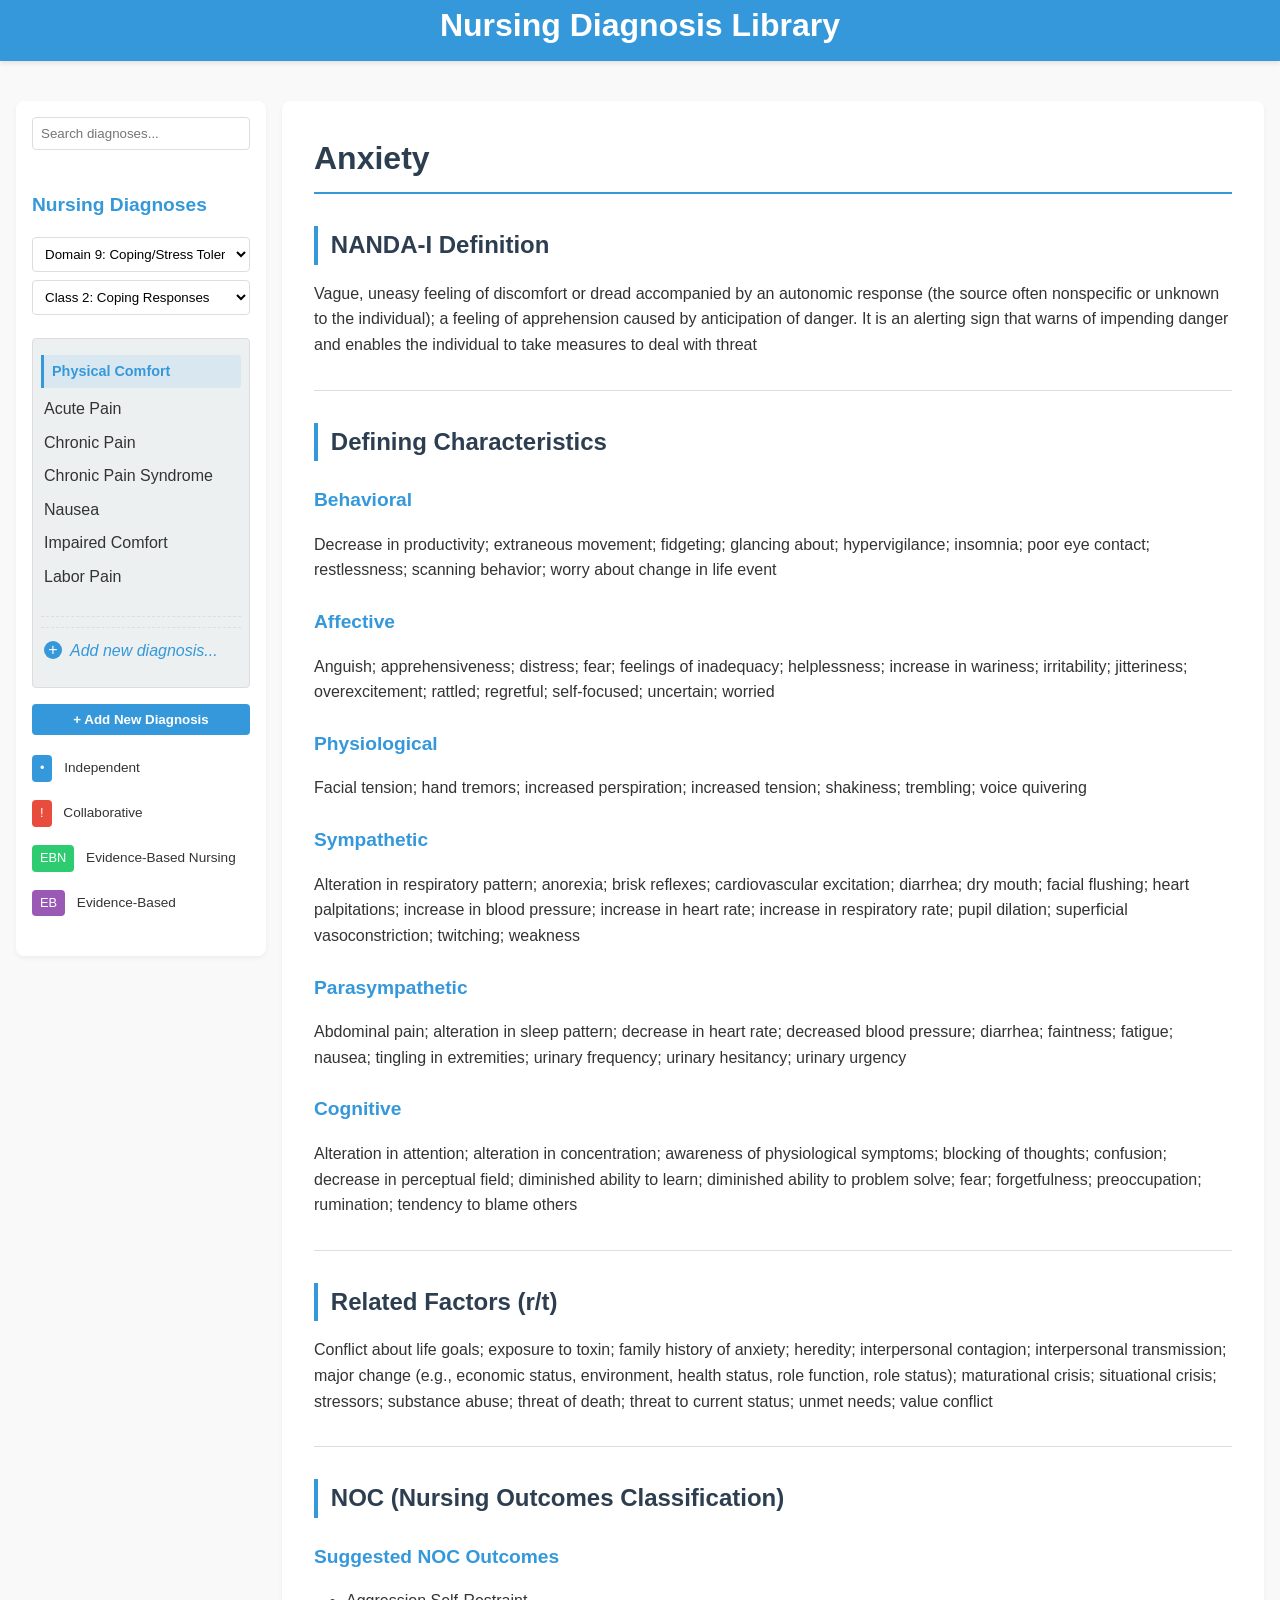
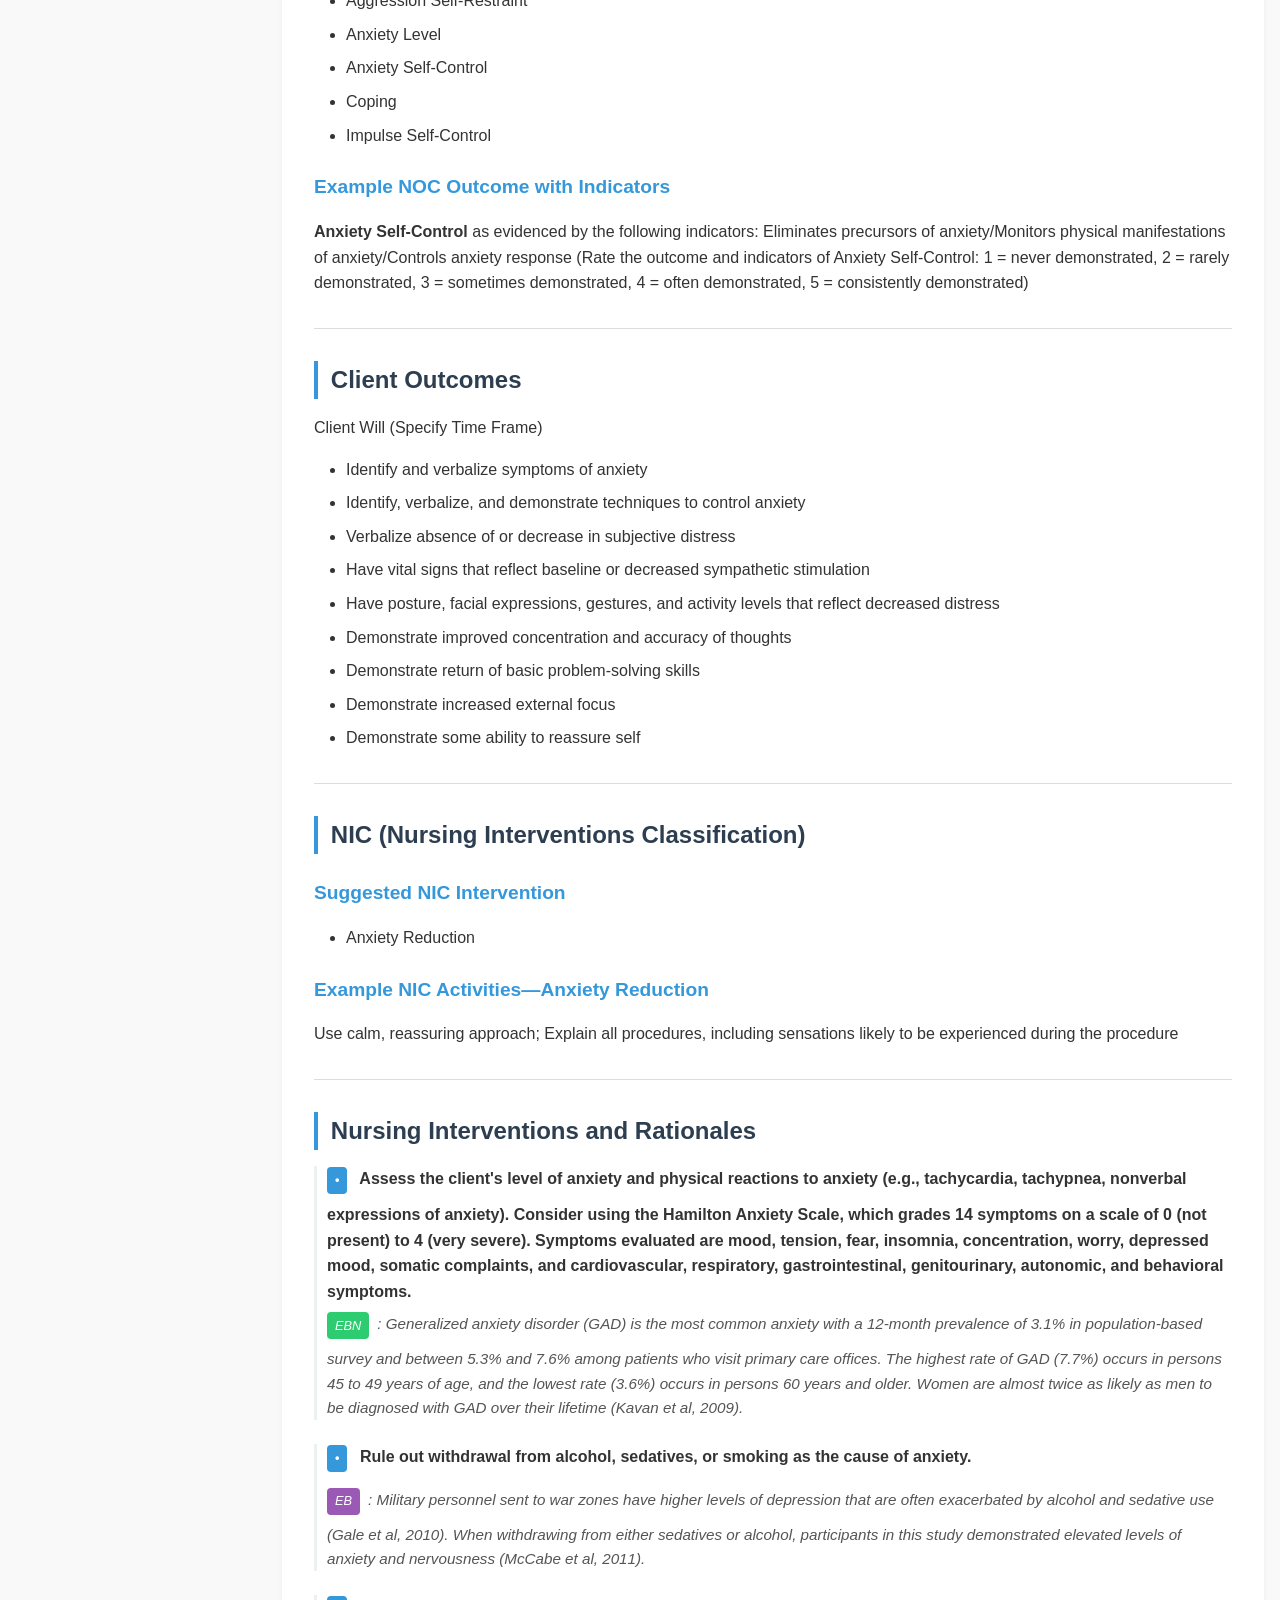
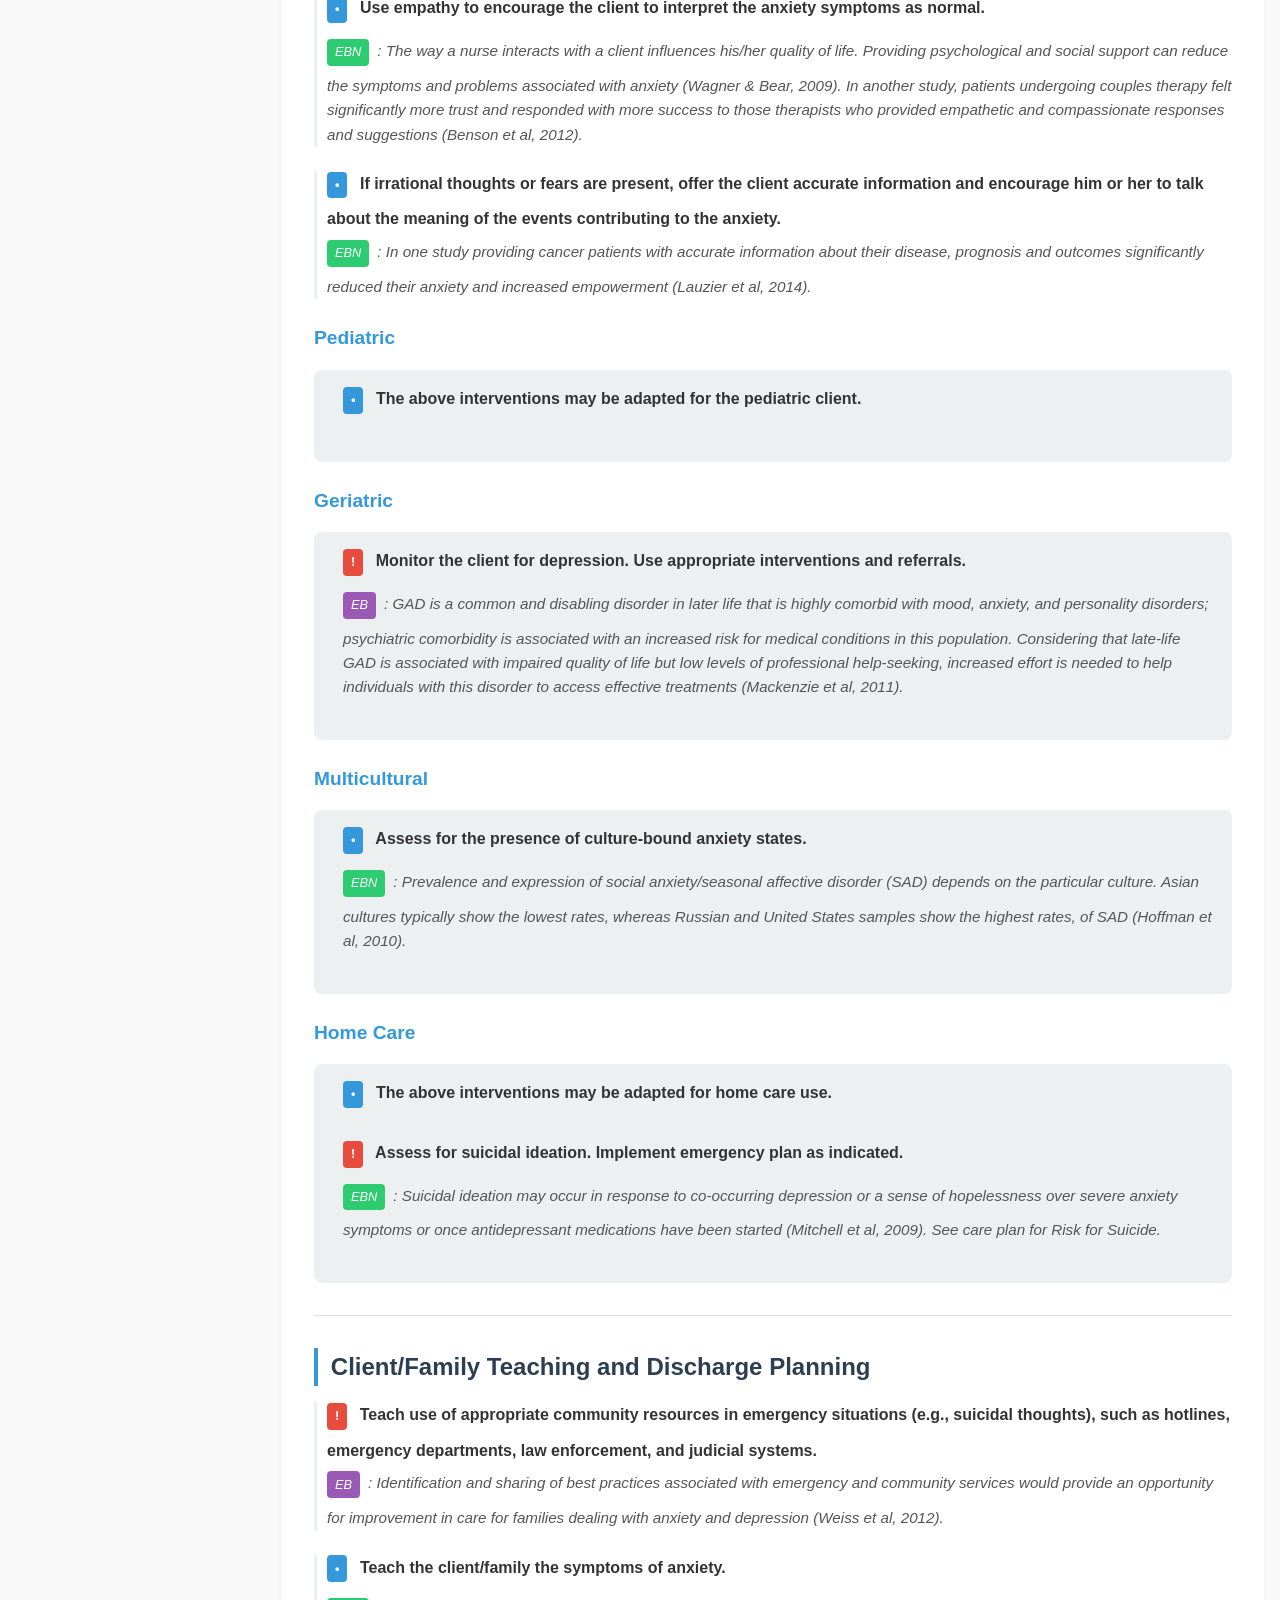
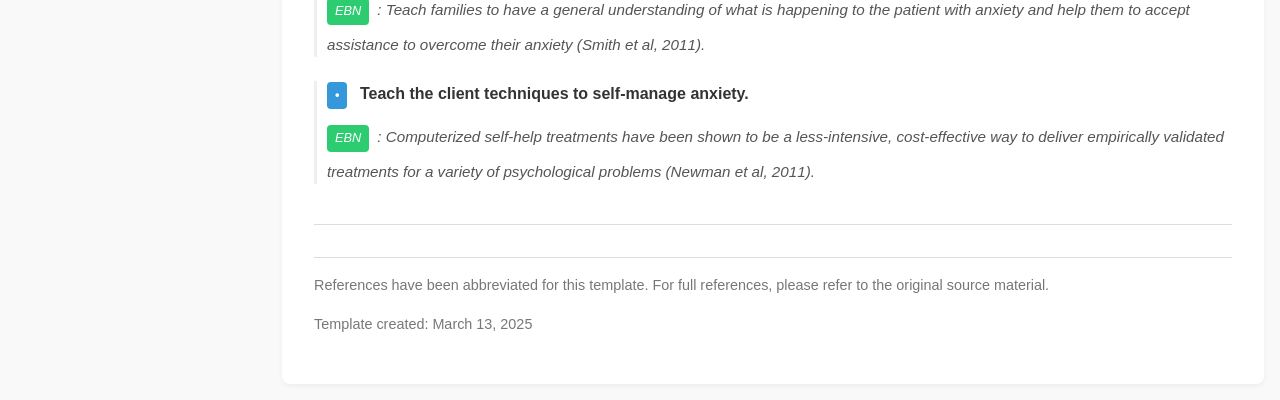
<file: nursing-diagnosis/Anxiety.html>
<!DOCTYPE html>
<html lang="en">
<head>
    <meta charset="UTF-8">
    <meta name="viewport" content="width=device-width, initial-scale=1.0">
    <title>Nursing Diagnosis - Anxiety</title>
    <link rel="stylesheet" href="diagnosis.css">
</head>
<body>
    <header style="background-color: #3498db">
        <h1 style="color: white;">Nursing Diagnosis Library</h1>
    </header>
    
    <div class="container">
        <aside class="sidebar">
            <input type="text" class="search-box" placeholder="Search diagnoses...">
            
            <h3>Nursing Diagnoses</h3>
            
            <div class="taxonomy-container">
                <!-- Domain filter dropdown -->
                <select id="domain-filter" class="taxonomy-filter">
                    <option value="all">All Domains</option>
                    <option value="domain1">Domain 1: Health Promotion</option>
                    <option value="domain2">Domain 2: Nutrition</option>
                    <option value="domain3">Domain 3: Elimination and Exchange</option>
                    <option value="domain4">Domain 4: Activity/Rest</option>
                    <option value="domain5">Domain 5: Perception/Cognition</option>
                    <option value="domain6">Domain 6: Self-Perception</option>
                    <option value="domain7">Domain 7: Role Relationship</option>
                    <option value="domain8">Domain 8: Sexuality</option>
                    <option value="domain9" selected>Domain 9: Coping/Stress Tolerance</option>
                    <option value="domain10">Domain 10: Life Principles</option>
                    <option value="domain11">Domain 11: Safety/Protection</option>
                    <option value="domain12">Domain 12: Comfort</option>
                    <option value="domain13">Domain 13: Growth/Development</option>
                </select>
                
                <!-- Class filter dropdown -->
                <select id="class-filter" class="taxonomy-filter">
                    <option value="all">All Classes</option>
                    <option value="class1">Class 1: Post-Trauma Responses</option>
                    <option value="class2" selected>Class 2: Coping Responses</option>
                    <option value="class3">Class 3: Neurobehavioral Stress</option>
                </select>
            </div>
            
            <div class="diagnosis-container">
                <!-- Domain 1: Health Promotion -->
                <div class="domain-group" id="domain1">
                    <div class="class-group" id="domain1-class1">
                        <h4 class="class-title">Health Awareness</h4>
                        <ul class="diagnosis-nav">
                            <li href="Decreased-diversional-activity-engagement.html" data-domain="domain1" data-class="class1">Decreased diversional activity engagement</li>
                            <li href="Readiness-for-enhanced-health-literacy.html" data-domain="domain1" data-class="class1">Readiness for enhanced health literacy</li>
                            <li href="Sedentary-lifestyle.html" data-domain="domain1" data-class="class1">Sedentary lifestyle</li>
                        </ul>
                    </div>
                    <div class="class-group" id="domain1-class2">
                        <h4 class="class-title">Health Management</h4>
                        <ul class="diagnosis-nav">
                            <li href="Risk-for-elopement-attempt.html" data-domain="domain1" data-class="class2">Risk for elopement attempt</li>
                            <li href="Frail-elderly-syndrome.html" data-domain="domain1" data-class="class2">Frail elderly syndrome</li>
                            <li href="Risk-for-frail-elderly-syndrome.html" data-domain="domain1" data-class="class2">Risk for frail elderly syndrome</li>
                            <li href="Readiness-for-enhanced-exercise-engagement.html" data-domain="domain1" data-class="class2">Readiness for enhanced exercise engagement</li>
                            <li href="Deficient-community-health.html" data-domain="domain1" data-class="class2">Deficient community health</li>
                            <li href="Risk-prone-health-behavior.html" data-domain="domain1" data-class="class2">Risk-prone health behavior</li>
                            <li href="Ineffective-health-maintenance-behaviors.html" data-domain="domain1" data-class="class2">Ineffective health maintenance behaviors</li>
                            <li href="Ineffective-health-self-management.html" data-domain="domain1" data-class="class2">Ineffective health self-management</li>
                            <li href="Readiness-for-enhanced-health-self-management.html" data-domain="domain1" data-class="class2">Readiness for enhanced health self-management</li>
                            <li href="Ineffective-family-health-self-management.html" data-domain="domain1" data-class="class2">Ineffective family health self-management</li>
                            <li href="Ineffective-home-maintenance-behaviors.html" data-domain="domain1" data-class="class2">Ineffective home maintenance behaviors</li>
                            <li href="Ineffective-protection.html" data-domain="domain1" data-class="class2">Ineffective protection</li>
                        </ul>
                    </div>
                </div>
                
                <!-- Domain 2: Nutrition -->
                <div class="domain-group" id="domain2">
                    <div class="class-group" id="domain2-class1">
                        <h4 class="class-title">Ingestion</h4>
                        <ul class="diagnosis-nav">
                            <li href="Imbalanced-nutrition.html" data-domain="domain2" data-class="class1">Imbalanced nutrition: less than body requirements</li>
                            <li href="Readiness-for-enhanced-nutrition.html" data-domain="domain2" data-class="class1">Readiness for enhanced nutrition</li>
                            <li href="Insufficient-breast-milk-production.html" data-domain="domain2" data-class="class1">Insufficient breast milk production</li>
                            <li href="Ineffective-breastfeeding.html" data-domain="domain2" data-class="class1">Ineffective breastfeeding</li>
                            <li href="Obesity.html" data-domain="domain2" data-class="class1">Obesity</li>
                            <li href="Overweight.html" data-domain="domain2" data-class="class1">Overweight</li>
                            <li href="Impaired-swallowing.html" data-domain="domain2" data-class="class1">Impaired swallowing</li>
                        </ul>
                    </div>
                    <div class="class-group" id="domain2-class2">
                        <h4 class="class-title">Digestion</h4>
                        <ul class="diagnosis-nav">
                            <li class="empty-class">This class does not currently contain any diagnoses</li>
                        </ul>
                    </div>
                    <div class="class-group" id="domain2-class3">
                        <h4 class="class-title">Absorption</h4>
                        <ul class="diagnosis-nav">
                            <li class="empty-class">This class does not currently contain any diagnoses</li>
                        </ul>
                    </div>
                    <div class="class-group" id="domain2-class4">
                        <h4 class="class-title">Metabolism</h4>
                        <ul class="diagnosis-nav">
                            <li href="Risk-for-unstable-blood-glucose-level.html" data-domain="domain2" data-class="class4">Risk for unstable blood glucose level</li>
                            <li href="Neonatal-hyperbilirubinemia.html" data-domain="domain2" data-class="class4">Neonatal hyperbilirubinemia</li>
                            <li href="Risk-for-impaired-liver-function.html" data-domain="domain2" data-class="class4">Risk for impaired liver function</li>
                            <li href="Risk-for-metabolic-syndrome.html" data-domain="domain2" data-class="class4">Risk for metabolic syndrome</li>
                        </ul>
                    </div>
                    <div class="class-group" id="domain2-class5">
                        <h4 class="class-title">Hydration</h4>
                        <ul class="diagnosis-nav">
                            <li href="Risk-for-electrolyte-imbalance.html" data-domain="domain2" data-class="class5">Risk for electrolyte imbalance</li>
                            <li href="Risk-for-imbalanced-fluid-volume.html" data-domain="domain2" data-class="class5">Risk for imbalanced fluid volume</li>
                            <li href="Deficient-fluid-volume.html" data-domain="domain2" data-class="class5">Deficient fluid volume</li>
                            <li href="Excess-fluid-volume.html" data-domain="domain2" data-class="class5">Excess fluid volume</li>
                        </ul>
                    </div>
                </div>
                
                <!-- Domain 3: Elimination and Exchange -->
                <div class="domain-group" id="domain3">
                    <div class="class-group" id="domain3-class1">
                        <h4 class="class-title">Urinary Function</h4>
                        <ul class="diagnosis-nav">
                            <li href="Disability-associated-urinary-incontinence.html" data-domain="domain3" data-class="class1">Disability-associated urinary incontinence</li>
                            <li href="Impaired-urinary-elimination.html" data-domain="domain3" data-class="class1">Impaired urinary elimination</li>
                            <li href="Stress-urinary-incontinence.html" data-domain="domain3" data-class="class1">Stress urinary incontinence</li>
                            <li href="Urge-urinary-incontinence.html" data-domain="domain3" data-class="class1">Urge urinary incontinence</li>
                            <li href="Urinary-retention.html" data-domain="domain3" data-class="class1">Urinary retention</li>
                        </ul>
                    </div>
                    <div class="class-group" id="domain3-class2">
                        <h4 class="class-title">Gastrointestinal Function</h4>
                        <ul class="diagnosis-nav">
                            <li href="Constipation.html" data-domain="domain3" data-class="class2">Constipation</li>
                            <li href="Risk-for-constipation.html" data-domain="domain3" data-class="class2">Risk for constipation</li>
                            <li href="Chronic-functional-constipation.html" data-domain="domain3" data-class="class2">Chronic functional constipation</li>
                            <li href="Impaired-bowel-continence.html" data-domain="domain3" data-class="class2">Impaired bowel continence</li>
                            <li href="Diarrhea.html" data-domain="domain3" data-class="class2">Diarrhea</li>
                            <li href="Dysfunctional-gastrointestinal-motility.html" data-domain="domain3" data-class="class2">Dysfunctional gastrointestinal motility</li>
                        </ul>
                    </div>
                    <div class="class-group" id="domain3-class3">
                        <h4 class="class-title">Integumentary Function</h4>
                        <ul class="diagnosis-nav">
                            <li class="empty-class">This class does not currently contain any diagnoses</li>
                        </ul>
                    </div>
                    <div class="class-group" id="domain3-class4">
                        <h4 class="class-title">Respiratory Function</h4>
                        <ul class="diagnosis-nav">
                            <li href="Impaired-gas-exchange.html" data-domain="domain3" data-class="class4">Impaired gas exchange</li>
                        </ul>
                    </div>
                </div>
                
                <!-- Domain 4: Activity/Rest -->
                <div class="domain-group" id="domain4">
                    <div class="class-group" id="domain4-class1">
                        <h4 class="class-title">Sleep/Rest</h4>
                        <ul class="diagnosis-nav">
                            <li href="Insomnia.html" data-domain="domain4" data-class="class1">Insomnia</li>
                            <li href="Sleep-deprivation.html" data-domain="domain4" data-class="class1">Sleep deprivation</li>
                            <li href="Readiness-for-enhanced-sleep.html" data-domain="domain4" data-class="class1">Readiness for enhanced sleep</li>
                            <li href="Disturbed-sleep-pattern.html" data-domain="domain4" data-class="class1">Disturbed sleep pattern</li>
                        </ul>
                    </div>
                    <div class="class-group" id="domain4-class2">
                        <h4 class="class-title">Activity/Exercise</h4>
                        <ul class="diagnosis-nav">
                            <li href="Decreased-activity-tolerance.html" data-domain="domain4" data-class="class2">Decreased activity tolerance</li>
                            <li href="Risk-for-disuse-syndrome.html" data-domain="domain4" data-class="class2">Risk for disuse syndrome</li>
                            <li href="Impaired-physical-mobility.html" data-domain="domain4" data-class="class2">Impaired physical mobility</li>
                            <li href="Impaired-wheelchair-mobility.html" data-domain="domain4" data-class="class2">Impaired wheelchair mobility</li>
                            <li href="Impaired-standing.html" data-domain="domain4" data-class="class2">Impaired standing</li>
                            <li href="Impaired-walking.html" data-domain="domain4" data-class="class2">Impaired walking</li>
                        </ul>
                    </div>
                    <div class="class-group" id="domain4-class3">
                        <h4 class="class-title">Energy Balance</h4>
                        <ul class="diagnosis-nav">
                            <li href="Imbalanced-energy-field.html" data-domain="domain4" data-class="class3">Imbalanced energy field</li>
                            <li href="Fatigue.html" data-domain="domain4" data-class="class3">Fatigue</li>
                            <li href="Wandering.html" data-domain="domain4" data-class="class3">Wandering</li>
                        </ul>
                    </div>
                    <div class="class-group" id="domain4-class4">
                        <h4 class="class-title">Cardiovascular/Pulmonary Responses</h4>
                        <ul class="diagnosis-nav">
                            <li href="Ineffective-breathing-pattern.html" data-domain="domain4" data-class="class4">Ineffective breathing pattern</li>
                            <li href="Decreased-cardiac-output.html" data-domain="domain4" data-class="class4">Decreased cardiac output</li>
                            <li href="Risk-for-impaired-cardiovascular-function.html" data-domain="domain4" data-class="class4">Risk for impaired cardiovascular function</li>
                            <li href="Risk-for-ineffective-peripheral-tissue-perfusion.html" data-domain="domain4" data-class="class4">Risk for ineffective peripheral tissue perfusion</li>
                            <li href="Dysfunctional-ventilatory-weaning-response.html" data-domain="domain4" data-class="class4">Dysfunctional ventilatory weaning response</li>
                        </ul>
                    </div>
                    <div class="class-group" id="domain4-class5">
                        <h4 class="class-title">Self-Care</h4>
                        <ul class="diagnosis-nav">
                            <li href="Bathing-self-care-deficit.html" data-domain="domain4" data-class="class5">Bathing self-care deficit</li>
                            <li href="Dressing-self-care-deficit.html" data-domain="domain4" data-class="class5">Dressing self-care deficit</li>
                            <li href="Feeding-self-care-deficit.html" data-domain="domain4" data-class="class5">Feeding self-care deficit</li>
                            <li href="Toileting-self-care-deficit.html" data-domain="domain4" data-class="class5">Toileting self-care deficit</li>
                            <li href="Self-neglect.html" data-domain="domain4" data-class="class5">Self-neglect</li>
                        </ul>
                    </div>
                </div>
                
                <!-- Domain 5: Perception/Cognition -->
                <div class="domain-group" id="domain5">
                    <div class="class-group" id="domain5-class1">
                        <h4 class="class-title">Attention</h4>
                        <ul class="diagnosis-nav">
                            <li href="Unilateral-neglect.html" data-domain="domain5" data-class="class1">Unilateral neglect</li>
                        </ul>
                    </div>
                    <div class="class-group" id="domain5-class2">
                        <h4 class="class-title">Orientation</h4>
                        <ul class="diagnosis-nav">
                            <li class="empty-class">This class does not currently contain any diagnoses</li>
                        </ul>
                    </div>
                    <div class="class-group" id="domain5-class3">
                        <h4 class="class-title">Sensation/Perception</h4>
                        <ul class="diagnosis-nav">
                            <li class="empty-class">This class does not currently contain any diagnoses</li>
                        </ul>
                    </div>
                    <div class="class-group" id="domain5-class4">
                        <h4 class="class-title">Cognition</h4>
                        <ul class="diagnosis-nav">
                            <li href="Acute-confusion.html" data-domain="domain5" data-class="class4">Acute confusion</li>
                            <li href="Chronic-confusion.html" data-domain="domain5" data-class="class4">Chronic confusion</li>
                            <li href="Ineffective-impulse-control.html" data-domain="domain5" data-class="class4">Ineffective impulse control</li>
                            <li href="Deficient-knowledge.html" data-domain="domain5" data-class="class4">Deficient knowledge</li>
                            <li href="Impaired-memory.html" data-domain="domain5" data-class="class4">Impaired memory</li>
                            <li href="Disturbed-thought-process.html" data-domain="domain5" data-class="class4">Disturbed thought process</li>
                        </ul>
                    </div>
                    <div class="class-group" id="domain5-class5">
                        <h4 class="class-title">Communication</h4>
                        <ul class="diagnosis-nav">
                            <li href="Readiness-for-enhanced-communication.html" data-domain="domain5" data-class="class5">Readiness for enhanced communication</li>
                            <li href="Impaired-verbal-communication.html" data-domain="domain5" data-class="class5">Impaired verbal communication</li>
                        </ul>
                    </div>
                </div>
                
                <!-- Domain 6: Self-Perception -->
                <div class="domain-group" id="domain6">
                    <div class="class-group" id="domain6-class1">
                        <h4 class="class-title">Self-Concept</h4>
                        <ul class="diagnosis-nav">
                            <li href="Hopelessness.html" data-domain="domain6" data-class="class1">Hopelessness</li>
                            <li href="Readiness-for-enhanced-hope.html" data-domain="domain6" data-class="class1">Readiness for enhanced hope</li>
                            <li href="Risk-for-compromised-human-dignity.html" data-domain="domain6" data-class="class1">Risk for compromised human dignity</li>
                            <li href="Disturbed-personal-identity.html" data-domain="domain6" data-class="class1">Disturbed personal identity</li>
                            <li href="Readiness-for-enhanced-self-concept.html" data-domain="domain6" data-class="class1">Readiness for enhanced self-concept</li>
                        </ul>
                    </div>
                    <div class="class-group" id="domain6-class2">
                        <h4 class="class-title">Self-Esteem</h4>
                        <ul class="diagnosis-nav">
                            <li href="Chronic-low-self-esteem.html" data-domain="domain6" data-class="class2">Chronic low self-esteem</li>
                            <li href="Situational-low-self-esteem.html" data-domain="domain6" data-class="class2">Situational low self-esteem</li>
                            <li href="Risk-for-situational-low-self-esteem.html" data-domain="domain6" data-class="class2">Risk for situational low self-esteem</li>
                        </ul>
                    </div>
                    <div class="class-group" id="domain6-class3">
                        <h4 class="class-title">Body Image</h4>
                        <ul class="diagnosis-nav">
                            <li href="Disturbed-body-image.html" data-domain="domain6" data-class="class3">Disturbed body image</li>
                        </ul>
                    </div>
                </div>
                
                <!-- Domain 7: Role Relationship -->
                <div class="domain-group" id="domain7">
                    <div class="class-group" id="domain7-class1">
                        <h4 class="class-title">Caregiving Roles</h4>
                        <ul class="diagnosis-nav">
                            <li href="Impaired-parenting.html" data-domain="domain7" data-class="class1">Impaired parenting</li>
                            <li href="Risk-for-impaired-parenting.html" data-domain="domain7" data-class="class1">Risk for impaired parenting</li>
                            <li href="Readiness-for-enhanced-parenting.html" data-domain="domain7" data-class="class1">Readiness for enhanced parenting</li>
                            <li href="Caregiver-role-strain.html" data-domain="domain7" data-class="class1">Caregiver role strain</li>
                        </ul>
                    </div>
                    <div class="class-group" id="domain7-class2">
                        <h4 class="class-title">Family Relationships</h4>
                        <ul class="diagnosis-nav">
                            <li href="Risk-for-impaired-attachment.html" data-domain="domain7" data-class="class2">Risk for impaired attachment</li>
                            <li href="Disturbed-family-identity-syndrome.html" data-domain="domain7" data-class="class2">Disturbed family identity syndrome</li>
                            <li href="Dysfunctional-family-processes.html" data-domain="domain7" data-class="class2">Dysfunctional family processes</li>
                            <li href="Interrupted-family-processes.html" data-domain="domain7" data-class="class2">Interrupted family processes</li>
                        </ul>
                    </div>
                    <div class="class-group" id="domain7-class3">
                        <h4 class="class-title">Role Performance</h4>
                        <ul class="diagnosis-nav">
                            <li href="Ineffective-relationship.html" data-domain="domain7" data-class="class3">Ineffective relationship</li>
                            <li href="Readiness-for-enhanced-relationship.html" data-domain="domain7" data-class="class3">Readiness for enhanced relationship</li>
                            <li href="Parental-role-conflict.html" data-domain="domain7" data-class="class3">Parental role conflict</li>
                            <li href="Ineffective-role-performance.html" data-domain="domain7" data-class="class3">Ineffective role performance</li>
                            <li href="Impaired-social-interaction.html" data-domain="domain7" data-class="class3">Impaired social interaction</li>
                        </ul>
                    </div>
                </div>
                
                <!-- Domain 8: Sexuality -->
                <div class="domain-group" id="domain8">
                    <div class="class-group" id="domain8-class1">
                        <h4 class="class-title">Sexual Identity</h4>
                        <ul class="diagnosis-nav">
                            <li class="empty-class">This class does not currently contain any diagnoses</li>
                        </ul>
                    </div>
                    <div class="class-group" id="domain8-class2">
                        <h4 class="class-title">Sexual Function</h4>
                        <ul class="diagnosis-nav">
                            <li href="Sexual-dysfunction.html" data-domain="domain8" data-class="class2">Sexual dysfunction</li>
                            <li href="Ineffective-sexuality-pattern.html" data-domain="domain8" data-class="class2">Ineffective sexuality pattern</li>
                        </ul>
                    </div>
                    <div class="class-group" id="domain8-class3">
                        <h4 class="class-title">Reproduction</h4>
                        <ul class="diagnosis-nav">
                            <li href="Ineffective-childbearing-process.html" data-domain="domain8" data-class="class3">Ineffective childbearing process</li>
                            <li href="Readiness-for-enhanced-childbearing-process.html" data-domain="domain8" data-class="class3">Readiness for enhanced childbearing process</li>
                            <li href="Risk-for-disturbed-maternal-fetal-dyad.html" data-domain="domain8" data-class="class3">Risk for disturbed maternal-fetal dyad</li>
                        </ul>
                    </div>
                </div>
                
                <!-- Domain 9: Coping/Stress Tolerance -->
                <div class="domain-group" id="domain9">
                    <div class="class-group" id="domain9-class1">
                        <h4 class="class-title">Post-Trauma Responses</h4>
                        <ul class="diagnosis-nav">
                            <li href="Risk-for-complicated-immigration-transition.html" data-domain="domain9" data-class="class1">Risk for complicated immigration transition</li>
                            <li href="Post-trauma-syndrome.html" data-domain="domain9" data-class="class1">Post-trauma syndrome</li>
                            <li href="Rape-trauma-syndrome.html" data-domain="domain9" data-class="class1">Rape-trauma syndrome</li>
                            <li href="Relocation-stress-syndrome.html" data-domain="domain9" data-class="class1">Relocation stress syndrome</li>
                        </ul>
                    </div>
                    <div class="class-group" id="domain9-class2">
                        <h4 class="class-title">Coping Responses</h4>
                        <ul class="diagnosis-nav">
                            <li href="Anxiety.html" data-domain="domain9" data-class="class2">Anxiety</li>
                            <li href="Ineffective-coping.html" data-domain="domain9" data-class="class2">Ineffective coping</li>
                            <li href="Ineffective-community-coping.html" data-domain="domain9" data-class="class2">Ineffective community coping</li>
                            <li href="Compromised-family-coping.html" data-domain="domain9" data-class="class2">Compromised family coping</li>
                            <li href="Death-anxiety.html" data-domain="domain9" data-class="class2">Death anxiety</li>
                            <li href="Fear.html" data-domain="domain9" data-class="class2">Fear</li>
                            <li href="Maladaptive-grieving.html" data-domain="domain9" data-class="class2">Maladaptive grieving</li>
                            <li href="Powerlessness.html" data-domain="domain9" data-class="class2">Powerlessness</li>
                            <li href="Stress-overload.html" data-domain="domain9" data-class="class2">Stress overload</li>
                        </ul>
                    </div>
                    <div class="class-group" id="domain9-class3">
                        <h4 class="class-title">Neurobehavioral Stress</h4>
                        <ul class="diagnosis-nav">
                            <li href="Acute-substance-withdrawal-syndrome.html" data-domain="domain9" data-class="class3">Acute substance withdrawal syndrome</li>
                            <li href="Autonomic-dysreflexia.html" data-domain="domain9" data-class="class3">Autonomic dysreflexia</li>
                            <li href="Neonatal-abstinence-syndrome.html" data-domain="domain9" data-class="class3">Neonatal abstinence syndrome</li>
                            <li href="Disorganized-infant-behavior.html" data-domain="domain9" data-class="class3">Disorganized infant behavior</li>
                        </ul>
                    </div>
                </div>
                
                <!-- Domain 10: Life Principles -->
                <div class="domain-group" id="domain10">
                    <div class="class-group" id="domain10-class1">
                        <h4 class="class-title">Values</h4>
                        <ul class="diagnosis-nav">
                            <li class="empty-class">This class does not currently contain any diagnoses</li>
                        </ul>
                    </div>
                    <div class="class-group" id="domain10-class2">
                        <h4 class="class-title">Beliefs</h4>
                        <ul class="diagnosis-nav">
                            <li href="Readiness-for-enhanced-spiritual-well-being.html" data-domain="domain10" data-class="class2">Readiness for enhanced spiritual well-being</li>
                        </ul>
                    </div>
                    <div class="class-group" id="domain10-class3">
                        <h4 class="class-title">Value/Belief/Action Congruence</h4>
                        <ul class="diagnosis-nav">
                            <li href="Readiness-for-enhanced-decision-making.html" data-domain="domain10" data-class="class3">Readiness for enhanced decision-making</li>
                            <li href="Decisional-conflict.html" data-domain="domain10" data-class="class3">Decisional conflict</li>
                            <li href="Moral-distress.html" data-domain="domain10" data-class="class3">Moral distress</li>
                            <li href="Impaired-religiosity.html" data-domain="domain10" data-class="class3">Impaired religiosity</li>
                            <li href="Spiritual-distress.html" data-domain="domain10" data-class="class3">Spiritual distress</li>
                        </ul>
                    </div>
                </div>
                
                <!-- Domain 11: Safety/Protection -->
                <div class="domain-group" id="domain11">
                    <div class="class-group" id="domain11-class1">
                        <h4 class="class-title">Infection</h4>
                        <ul class="diagnosis-nav">
                            <li href="Risk-for-infection.html" data-domain="domain11" data-class="class1">Risk for infection</li>
                            <li href="Risk-for-surgical-site-infection.html" data-domain="domain11" data-class="class1">Risk for surgical site infection</li>
                        </ul>
                    </div>
                    <div class="class-group" id="domain11-class2">
                        <h4 class="class-title">Physical Injury</h4>
                        <ul class="diagnosis-nav">
                            <li href="Ineffective-airway-clearance.html" data-domain="domain11" data-class="class2">Ineffective airway clearance</li>
                            <li href="Risk-for-aspiration.html" data-domain="domain11" data-class="class2">Risk for aspiration</li>
                            <li href="Risk-for-falls.html" data-domain="domain11" data-class="class2">Risk for falls</li>
                            <li href="Impaired-skin-integrity.html" data-domain="domain11" data-class="class2">Impaired skin integrity</li>
                            <li href="Risk-for-impaired-skin-integrity.html" data-domain="domain11" data-class="class2">Risk for impaired skin integrity</li>
                            <li href="Impaired-tissue-integrity.html" data-domain="domain11" data-class="class2">Impaired tissue integrity</li>
                        </ul>
                    </div>
                    <div class="class-group" id="domain11-class3">
                        <h4 class="class-title">Violence</h4>
                        <ul class="diagnosis-nav">
                            <li href="Risk-for-other-directed-violence.html" data-domain="domain11" data-class="class3">Risk for other-directed violence</li>
                            <li href="Risk-for-self-directed-violence.html" data-domain="domain11" data-class="class3">Risk for self-directed violence</li>
                            <li href="Self-mutilation.html" data-domain="domain11" data-class="class3">Self-mutilation</li>
                            <li href="Risk-for-suicidal-behavior.html" data-domain="domain11" data-class="class3">Risk for suicidal behavior</li>
                        </ul>
                    </div>
                    <div class="class-group" id="domain11-class4">
                        <h4 class="class-title">Environmental Hazards</h4>
                        <ul class="diagnosis-nav">
                            <li href="Contamination.html" data-domain="domain11" data-class="class4">Contamination</li>
                            <li href="Risk-for-contamination.html" data-domain="domain11" data-class="class4">Risk for contamination</li>
                            <li href="Risk-for-poisoning.html" data-domain="domain11" data-class="class4">Risk for poisoning</li>
                        </ul>
                    </div>
                    <div class="class-group" id="domain11-class5">
                        <h4 class="class-title">Defensive Processes</h4>
                        <ul class="diagnosis-nav">
                            <li href="Risk-for-allergy-reaction.html" data-domain="domain11" data-class="class5">Risk for allergy reaction</li>
                            <li href="Risk-for-latex-allergy-reaction.html" data-domain="domain11" data-class="class5">Risk for latex allergy reaction</li>
                        </ul>
                    </div>
                    <div class="class-group" id="domain11-class6">
                        <h4 class="class-title">Thermoregulation</h4>
                        <ul class="diagnosis-nav">
                            <li href="Hyperthermia.html" data-domain="domain11" data-class="class6">Hyperthermia</li>
                            <li href="Hypothermia.html" data-domain="domain11" data-class="class6">Hypothermia</li>
                            <li href="Risk-for-hypothermia.html" data-domain="domain11" data-class="class6">Risk for hypothermia</li>
                            <li href="Ineffective-thermoregulation.html" data-domain="domain11" data-class="class6">Ineffective thermoregulation</li>
                        </ul>
                    </div>
                </div>
                
                <!-- Domain 12: Comfort -->
                <div class="domain-group" id="domain12">
                    <div class="class-group" id="domain12-class1">
                        <h4 class="class-title">Physical Comfort</h4>
                        <ul class="diagnosis-nav">
                            <li href="Acute-pain.html" data-domain="domain12" data-class="class1">Acute Pain</li>
                            <li href="Chronic-pain.html" data-domain="domain12" data-class="class1">Chronic Pain</li>
                            <li href="Chronic-pain-syndrome.html" data-domain="domain12" data-class="class1">Chronic Pain Syndrome</li>
                            <li href="Nausea.html" data-domain="domain12" data-class="class1">Nausea</li>
                            <li href="Physical-impaired-comfort.html" data-domain="domain12" data-class="class1">Impaired Comfort</li>
                            <li href="Labor-pain.html" data-domain="domain12" data-class="class1">Labor Pain</li>
                        </ul>
                    </div>
                    <div class="class-group" id="domain12-class2">
                        <h4 class="class-title">Environmental Comfort</h4>
                        <ul class="diagnosis-nav">
                            <li href="Environmental-impaired-comfort.html" data-domain="domain12" data-class="class2">Impaired Comfort</li>
                            <li href="Readiness-for-enhanced-comfort.html" data-domain="domain12" data-class="class2">Readiness for Enhanced Comfort</li>
                        </ul>
                    </div>
                    <div class="class-group" id="domain12-class3">
                        <h4 class="class-title">Social Comfort</h4>
                        <ul class="diagnosis-nav">
                            <li href="Social-impaired-comfort.html" data-domain="domain12" data-class="class3">Impaired Comfort</li>
                            <li href="Risk-for-loneliness.html" data-domain="domain12" data-class="class3">Risk for Loneliness</li>
                            <li href="Social-isolation.html" data-domain="domain12" data-class="class3">Social Isolation</li>
                        </ul>
                    </div>
                </div>
                
                <!-- Domain 13: Growth/Development -->
                <div class="domain-group" id="domain13">
                    <div class="class-group" id="domain13-class1">
                        <h4 class="class-title">Growth</h4>
                        <ul class="diagnosis-nav">
                            <li class="empty-class">This class does not currently contain any diagnoses</li>
                        </ul>
                    </div>
                    <div class="class-group" id="domain13-class2">
                        <h4 class="class-title">Development</h4>
                        <ul class="diagnosis-nav">
                            <li href="Delayed-child-development.html" data-domain="domain13" data-class="class2">Delayed child development</li>
                            <li href="Risk-for-delayed-child-development.html" data-domain="domain13" data-class="class2">Risk for delayed child development</li>
                            <li href="Delayed-infant-motor-development.html" data-domain="domain13" data-class="class2">Delayed infant motor development</li>
                            <li href="Risk-for-delayed-infant-motor-development.html" data-domain="domain13" data-class="class2">Risk for delayed infant motor development</li>
                        </ul>
                    </div>
                </div>
                
                <!-- Add new diagnosis option -->
                <div class="add-diagnosis-container">
                    <ul class="diagnosis-nav">
                        <li class="add-new">Add new diagnosis...</li>
                    </ul>
                </div>
            </div>
            
            <button class="add-button">+ Add New Diagnosis</button>
            
            <div class="legend" style="margin-top: 20px;">
                <div><span class="tag independent">•</span> Independent</div>
                <div><span class="tag collaborative">!</span> Collaborative</div>
                <div><span class="tag ebn">EBN</span> Evidence-Based Nursing</div>
                <div><span class="tag eb">EB</span> Evidence-Based</div>
            </div>
        </aside>
        
        <main class="main-content">
            <h1>Anxiety</h1>
            
            <!-- NANDA-I Definition -->
            <div class="section">
                <h2>NANDA-I Definition</h2>
                <p>Vague, uneasy feeling of discomfort or dread accompanied by an autonomic response (the source often nonspecific or unknown to the individual); a feeling of apprehension caused by anticipation of danger. It is an alerting sign that warns of impending danger and enables the individual to take measures to deal with threat</p>
            </div>
            
            <!-- Defining Characteristics -->
            <div class="section">
                <h2>Defining Characteristics</h2>
                
                <h3>Behavioral</h3>
                <p>Decrease in productivity; extraneous movement; fidgeting; glancing about; hypervigilance; insomnia; poor eye contact; restlessness; scanning behavior; worry about change in life event</p>
                
                <h3>Affective</h3>
                <p>Anguish; apprehensiveness; distress; fear; feelings of inadequacy; helplessness; increase in wariness; irritability; jitteriness; overexcitement; rattled; regretful; self-focused; uncertain; worried</p>
                
                <h3>Physiological</h3>
                <p>Facial tension; hand tremors; increased perspiration; increased tension; shakiness; trembling; voice quivering</p>
                
                <h3>Sympathetic</h3>
                <p>Alteration in respiratory pattern; anorexia; brisk reflexes; cardiovascular excitation; diarrhea; dry mouth; facial flushing; heart palpitations; increase in blood pressure; increase in heart rate; increase in respiratory rate; pupil dilation; superficial vasoconstriction; twitching; weakness</p>
                
                <h3>Parasympathetic</h3>
                <p>Abdominal pain; alteration in sleep pattern; decrease in heart rate; decreased blood pressure; diarrhea; faintness; fatigue; nausea; tingling in extremities; urinary frequency; urinary hesitancy; urinary urgency</p>
                
                <h3>Cognitive</h3>
                <p>Alteration in attention; alteration in concentration; awareness of physiological symptoms; blocking of thoughts; confusion; decrease in perceptual field; diminished ability to learn; diminished ability to problem solve; fear; forgetfulness; preoccupation; rumination; tendency to blame others</p>
            </div>
            
            <!-- Related Factors -->
            <div class="section">
                <h2>Related Factors (r/t)</h2>
                <p>Conflict about life goals; exposure to toxin; family history of anxiety; heredity; interpersonal contagion; interpersonal transmission; major change (e.g., economic status, environment, health status, role function, role status); maturational crisis; situational crisis; stressors; substance abuse; threat of death; threat to current status; unmet needs; value conflict</p>
            </div>
            
            <!-- NOC Outcomes -->
            <div class="section">
                <h2>NOC (Nursing Outcomes Classification)</h2>
                <h3>Suggested NOC Outcomes</h3>
                <ul>
                    <li>Aggression Self-Restraint</li>
                    <li>Anxiety Level</li>
                    <li>Anxiety Self-Control</li>
                    <li>Coping</li>
                    <li>Impulse Self-Control</li>
                </ul>
                
                <h3>Example NOC Outcome with Indicators</h3>
                <p><strong>Anxiety Self-Control</strong> as evidenced by the following indicators: Eliminates precursors of anxiety/Monitors physical manifestations of anxiety/Controls anxiety response (Rate the outcome and indicators of Anxiety Self-Control: 1 = never demonstrated, 2 = rarely demonstrated, 3 = sometimes demonstrated, 4 = often demonstrated, 5 = consistently demonstrated)</p>
            </div>
            
            <!-- Client Outcomes -->
            <div class="section">
                <h2>Client Outcomes</h2>
                <p>Client Will (Specify Time Frame)</p>
                <ul>
                    <li>Identify and verbalize symptoms of anxiety</li>
                    <li>Identify, verbalize, and demonstrate techniques to control anxiety</li>
                    <li>Verbalize absence of or decrease in subjective distress</li>
                    <li>Have vital signs that reflect baseline or decreased sympathetic stimulation</li>
                    <li>Have posture, facial expressions, gestures, and activity levels that reflect decreased distress</li>
                    <li>Demonstrate improved concentration and accuracy of thoughts</li>
                    <li>Demonstrate return of basic problem-solving skills</li>
                    <li>Demonstrate increased external focus</li>
                    <li>Demonstrate some ability to reassure self</li>
                </ul>
            </div>
            
            <!-- NIC Interventions -->
            <div class="section">
                <h2>NIC (Nursing Interventions Classification)</h2>
                <h3>Suggested NIC Intervention</h3>
                <ul>
                    <li>Anxiety Reduction</li>
                </ul>
                
                <h3>Example NIC Activities—Anxiety Reduction</h3>
                <p>Use calm, reassuring approach; Explain all procedures, including sensations likely to be experienced during the procedure</p>
            </div>
            
            <!-- Nursing Interventions and Rationales -->
            <div class="section">
                <h2>Nursing Interventions and Rationales</h2>
                
                <div class="intervention">
                    <p class="intervention-header"><span class="tag independent">•</span> Assess the client's level of anxiety and physical reactions to anxiety (e.g., tachycardia, tachypnea, nonverbal expressions of anxiety). Consider using the Hamilton Anxiety Scale, which grades 14 symptoms on a scale of 0 (not present) to 4 (very severe). Symptoms evaluated are mood, tension, fear, insomnia, concentration, worry, depressed mood, somatic complaints, and cardiovascular, respiratory, gastrointestinal, genitourinary, autonomic, and behavioral symptoms.</p>
                    <p class="rationale"><span class="tag ebn">EBN</span>: Generalized anxiety disorder (GAD) is the most common anxiety with a 12-month prevalence of 3.1% in population-based survey and between 5.3% and 7.6% among patients who visit primary care offices. The highest rate of GAD (7.7%) occurs in persons 45 to 49 years of age, and the lowest rate (3.6%) occurs in persons 60 years and older. Women are almost twice as likely as men to be diagnosed with GAD over their lifetime (Kavan et al, 2009).</p>
                </div>

                <div class="intervention">
                    <p class="intervention-header"><span class="tag independent">•</span> Rule out withdrawal from alcohol, sedatives, or smoking as the cause of anxiety.</p>
                    <p class="rationale"><span class="tag eb">EB</span>: Military personnel sent to war zones have higher levels of depression that are often exacerbated by alcohol and sedative use (Gale et al, 2010). When withdrawing from either sedatives or alcohol, participants in this study demonstrated elevated levels of anxiety and nervousness (McCabe et al, 2011).</p>
                </div>
                
                <div class="intervention">
                    <p class="intervention-header"><span class="tag independent">•</span> Use empathy to encourage the client to interpret the anxiety symptoms as normal.</p>
                    <p class="rationale"><span class="tag ebn">EBN</span>: The way a nurse interacts with a client influences his/her quality of life. Providing psychological and social support can reduce the symptoms and problems associated with anxiety (Wagner & Bear, 2009). In another study, patients undergoing couples therapy felt significantly more trust and responded with more success to those therapists who provided empathetic and compassionate responses and suggestions (Benson et al, 2012).</p>
                </div>
                
                <div class="intervention">
                    <p class="intervention-header"><span class="tag independent">•</span> If irrational thoughts or fears are present, offer the client accurate information and encourage him or her to talk about the meaning of the events contributing to the anxiety.</p>
                    <p class="rationale"><span class="tag ebn">EBN</span>: In one study providing cancer patients with accurate information about their disease, prognosis and outcomes significantly reduced their anxiety and increased empowerment (Lauzier et al, 2014).</p>
                </div>
                
                <h3>Pediatric</h3>
                <div class="special-section">
                    <div class="intervention">
                        <p class="intervention-header"><span class="tag independent">•</span> The above interventions may be adapted for the pediatric client.</p>
                    </div>
                </div>
                
                <h3>Geriatric</h3>
                <div class="special-section">
                    <div class="intervention">
                        <p class="intervention-header"><span class="tag collaborative">!</span> Monitor the client for depression. Use appropriate interventions and referrals.</p>
                        <p class="rationale"><span class="tag eb">EB</span>: GAD is a common and disabling disorder in later life that is highly comorbid with mood, anxiety, and personality disorders; psychiatric comorbidity is associated with an increased risk for medical conditions in this population. Considering that late-life GAD is associated with impaired quality of life but low levels of professional help-seeking, increased effort is needed to help individuals with this disorder to access effective treatments (Mackenzie et al, 2011).</p>
                    </div>
                </div>
                
                <h3>Multicultural</h3>
                <div class="special-section">
                    <div class="intervention">
                        <p class="intervention-header"><span class="tag independent">•</span> Assess for the presence of culture-bound anxiety states.</p>
                        <p class="rationale"><span class="tag ebn">EBN</span>: Prevalence and expression of social anxiety/seasonal affective disorder (SAD) depends on the particular culture. Asian cultures typically show the lowest rates, whereas Russian and United States samples show the highest rates, of SAD (Hoffman et al, 2010).</p>
                    </div>
                </div>
                
                <h3>Home Care</h3>
                <div class="special-section">
                    <div class="intervention">
                        <p class="intervention-header"><span class="tag independent">•</span> The above interventions may be adapted for home care use.</p>
                    </div>
                    
                    <div class="intervention">
                        <p class="intervention-header"><span class="tag collaborative">!</span> Assess for suicidal ideation. Implement emergency plan as indicated.</p>
                        <p class="rationale"><span class="tag ebn">EBN</span>: Suicidal ideation may occur in response to co-occurring depression or a sense of hopelessness over severe anxiety symptoms or once antidepressant medications have been started (Mitchell et al, 2009). See care plan for Risk for Suicide.</p>
                    </div>
                </div>
            </div>
            
            <!-- Client/Family Teaching -->
            <div class="section">
                <h2>Client/Family Teaching and Discharge Planning</h2>
                
                <div class="intervention">
                    <p class="intervention-header"><span class="tag collaborative">!</span> Teach use of appropriate community resources in emergency situations (e.g., suicidal thoughts), such as hotlines, emergency departments, law enforcement, and judicial systems.</p>
                    <p class="rationale"><span class="tag eb">EB</span>: Identification and sharing of best practices associated with emergency and community services would provide an opportunity for improvement in care for families dealing with anxiety and depression (Weiss et al, 2012).</p>
                </div>
                
                <div class="intervention">
                    <p class="intervention-header"><span class="tag independent">•</span> Teach the client/family the symptoms of anxiety.</p>
                    <p class="rationale"><span class="tag ebn">EBN</span>: Teach families to have a general understanding of what is happening to the patient with anxiety and help them to accept assistance to overcome their anxiety (Smith et al, 2011).</p>
                </div>
                
                <div class="intervention">
                    <p class="intervention-header"><span class="tag independent">•</span> Teach the client techniques to self-manage anxiety.</p>
                    <p class="rationale"><span class="tag ebn">EBN</span>: Computerized self-help treatments have been shown to be a less-intensive, cost-effective way to deliver empirically validated treatments for a variety of psychological problems (Newman et al, 2011).</p>
                </div>
            </div>
            
            <div class="footnote">
                <p>References have been abbreviated for this template. For full references, please refer to the original source material.</p>
                <p>Template created: March 13, 2025</p>
            </div>
        </main>
    </div>

    <!-- JavaScript file -->
    <script src="diagnosis.js"></script>
</body>
</html>
</file>
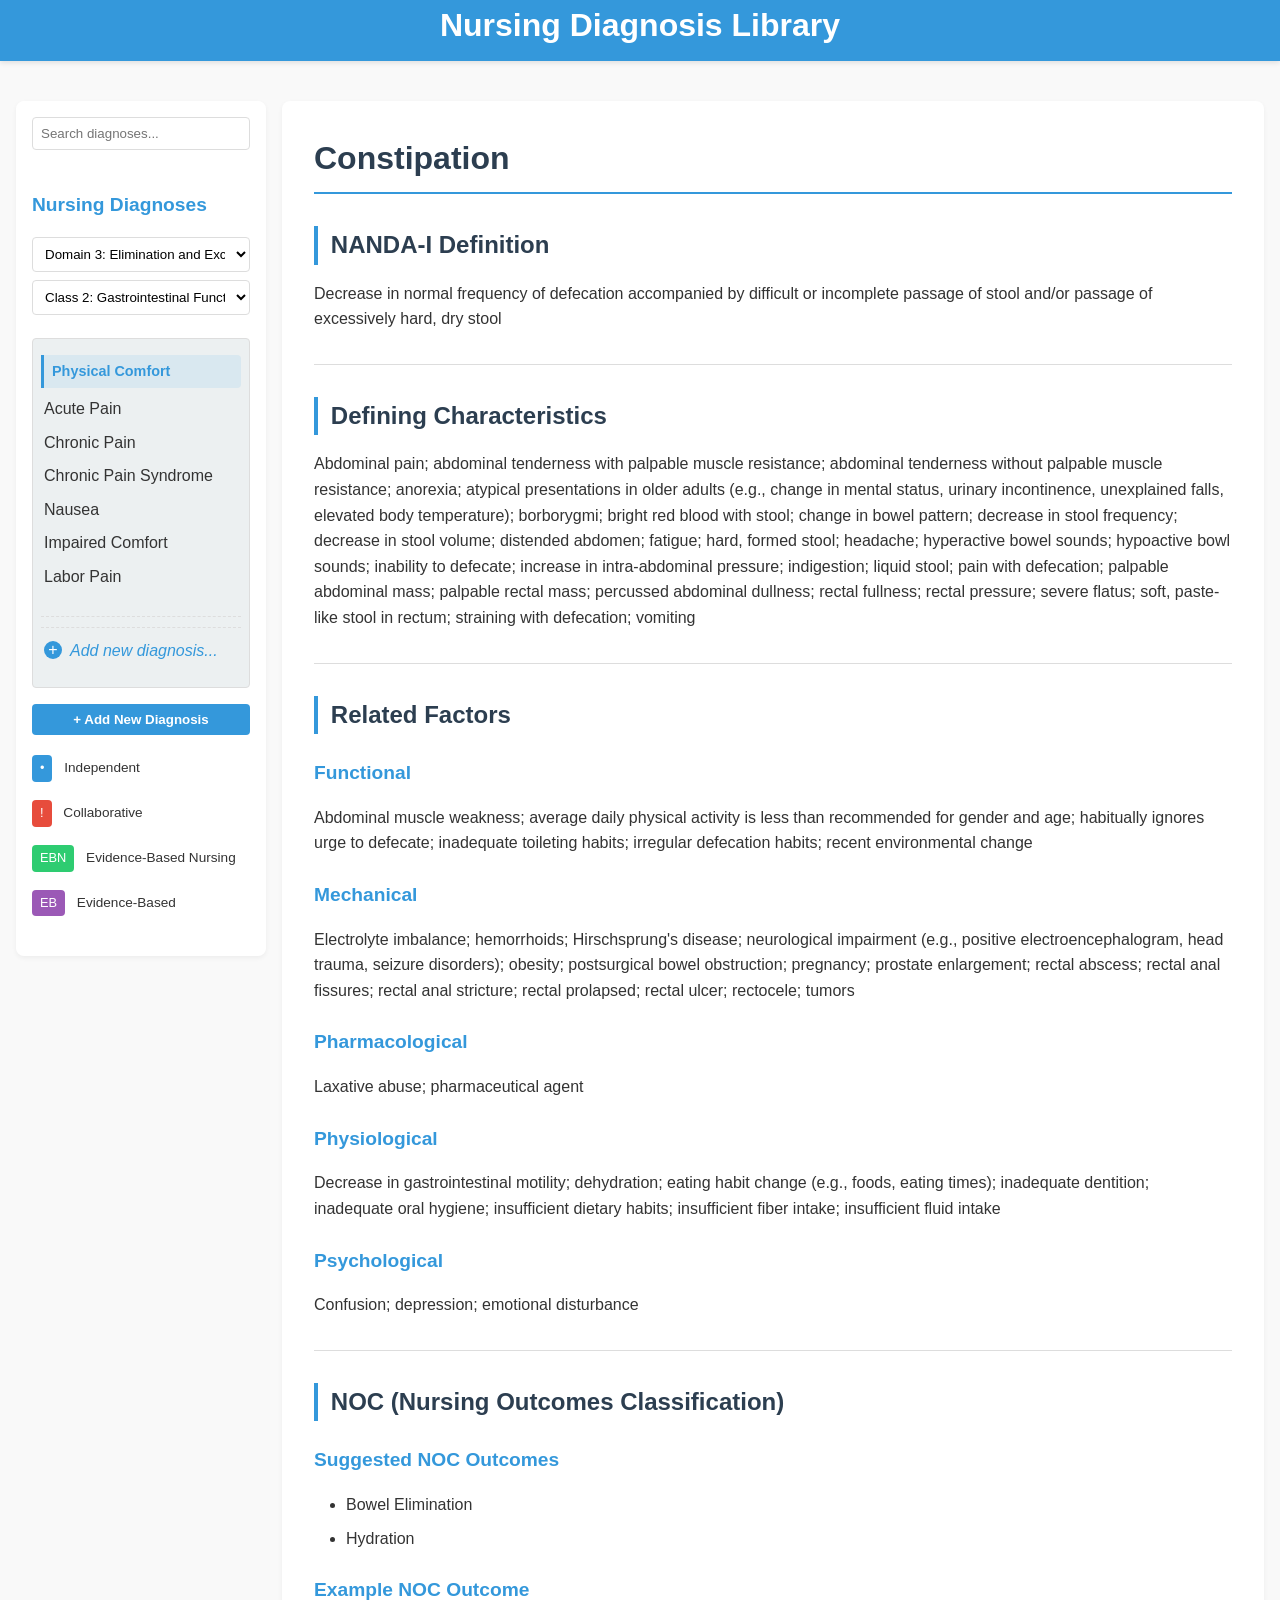
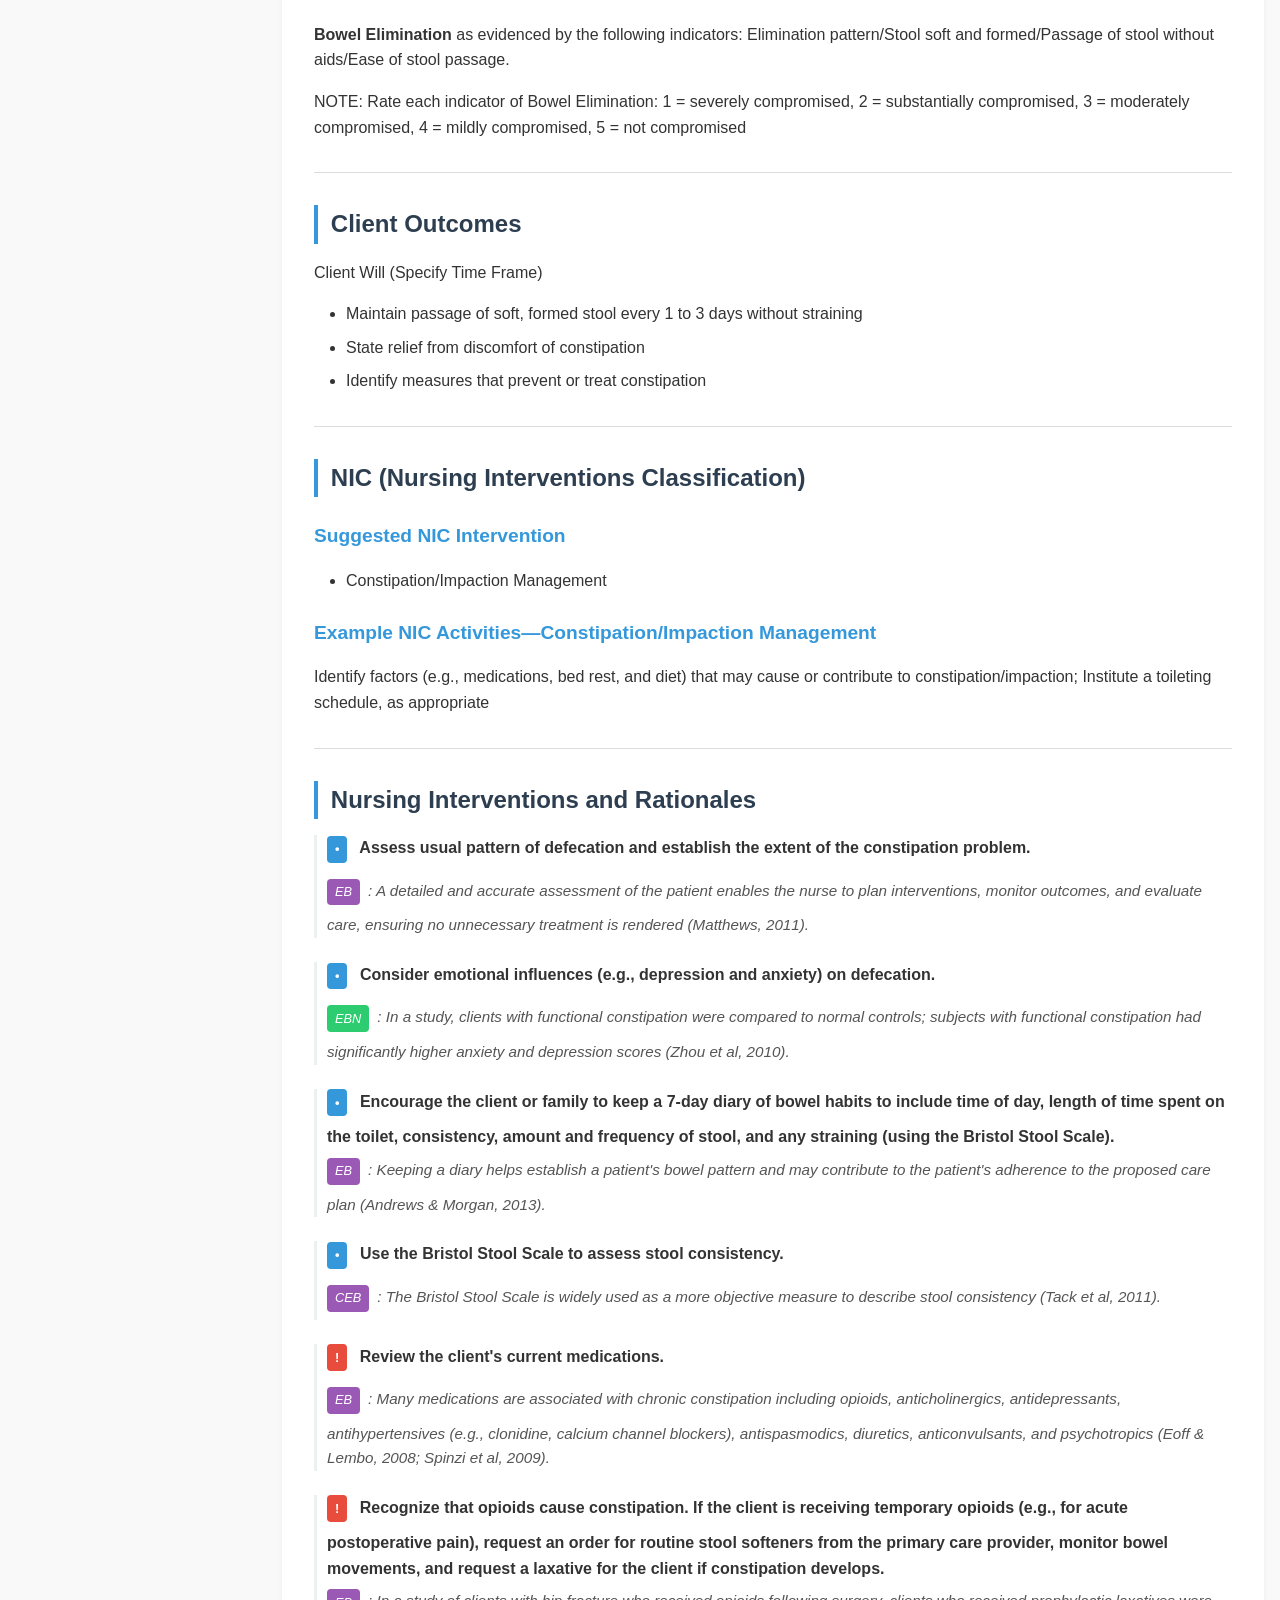
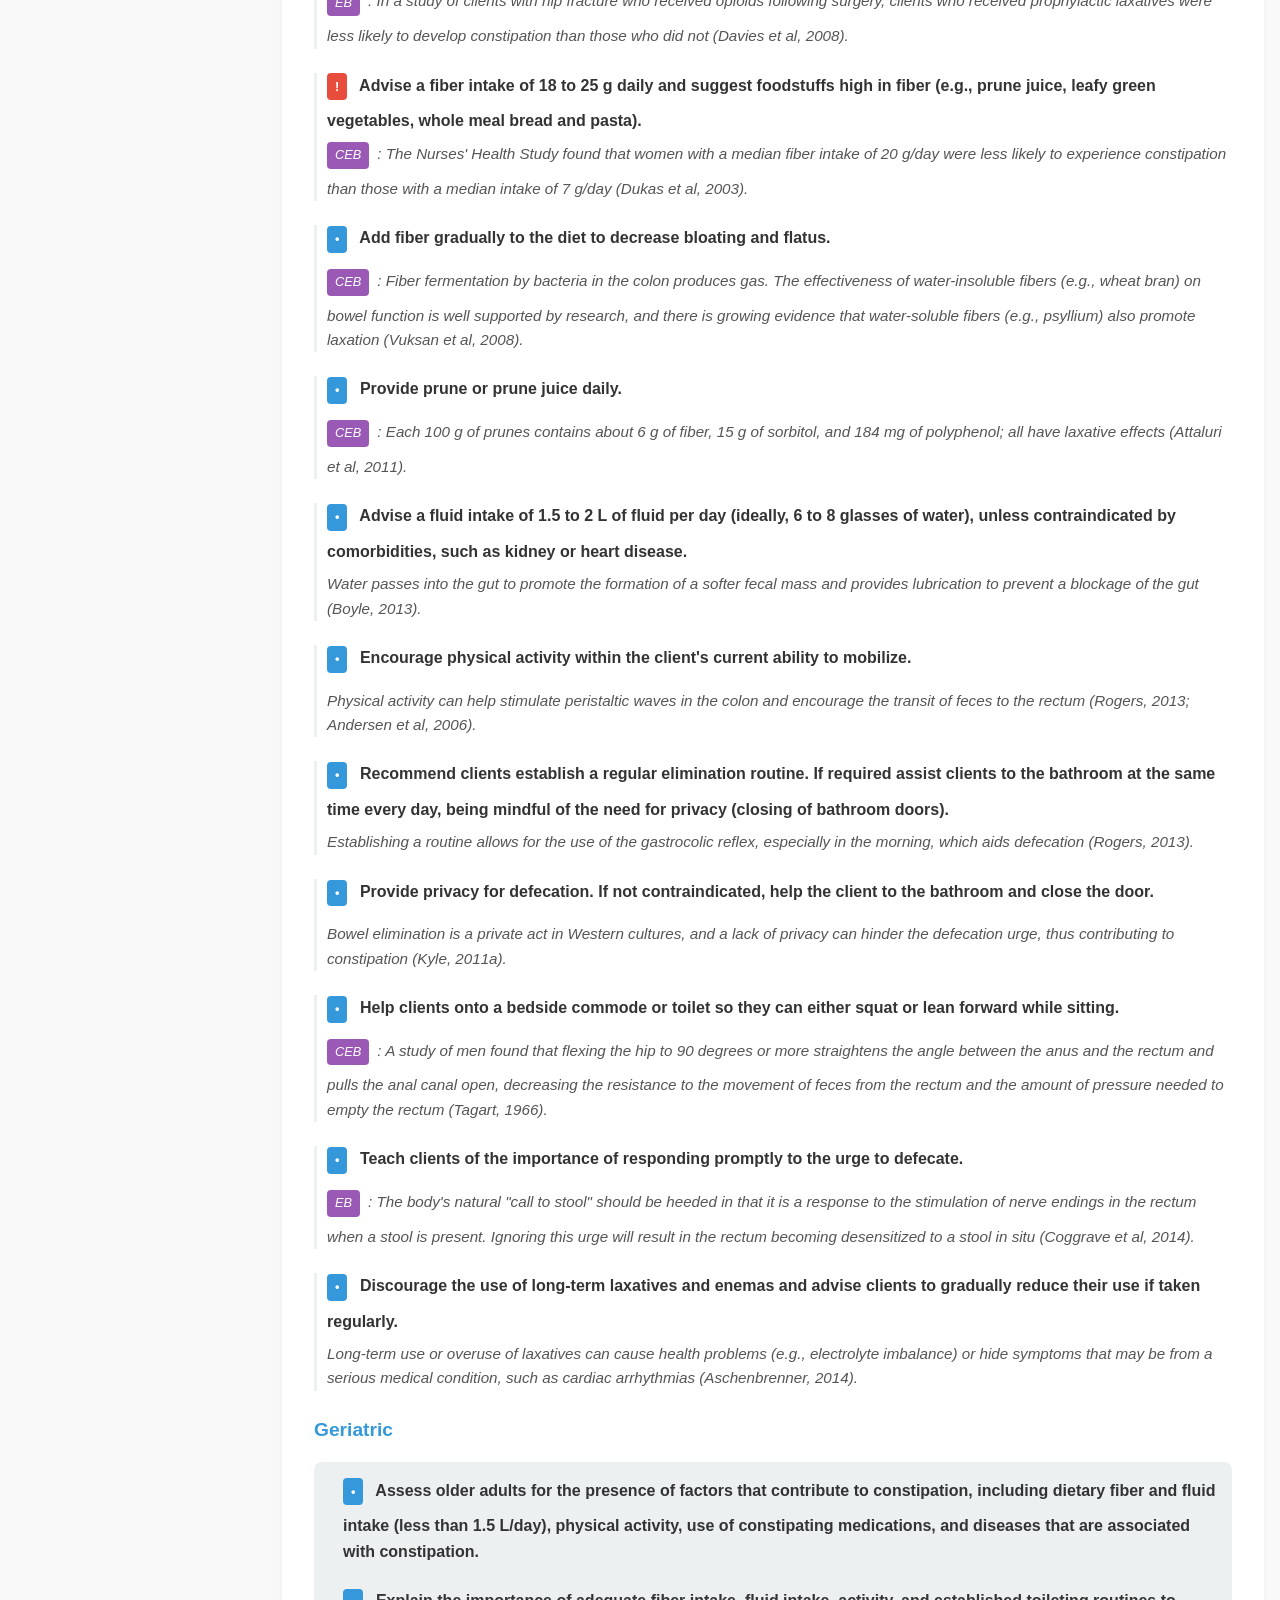
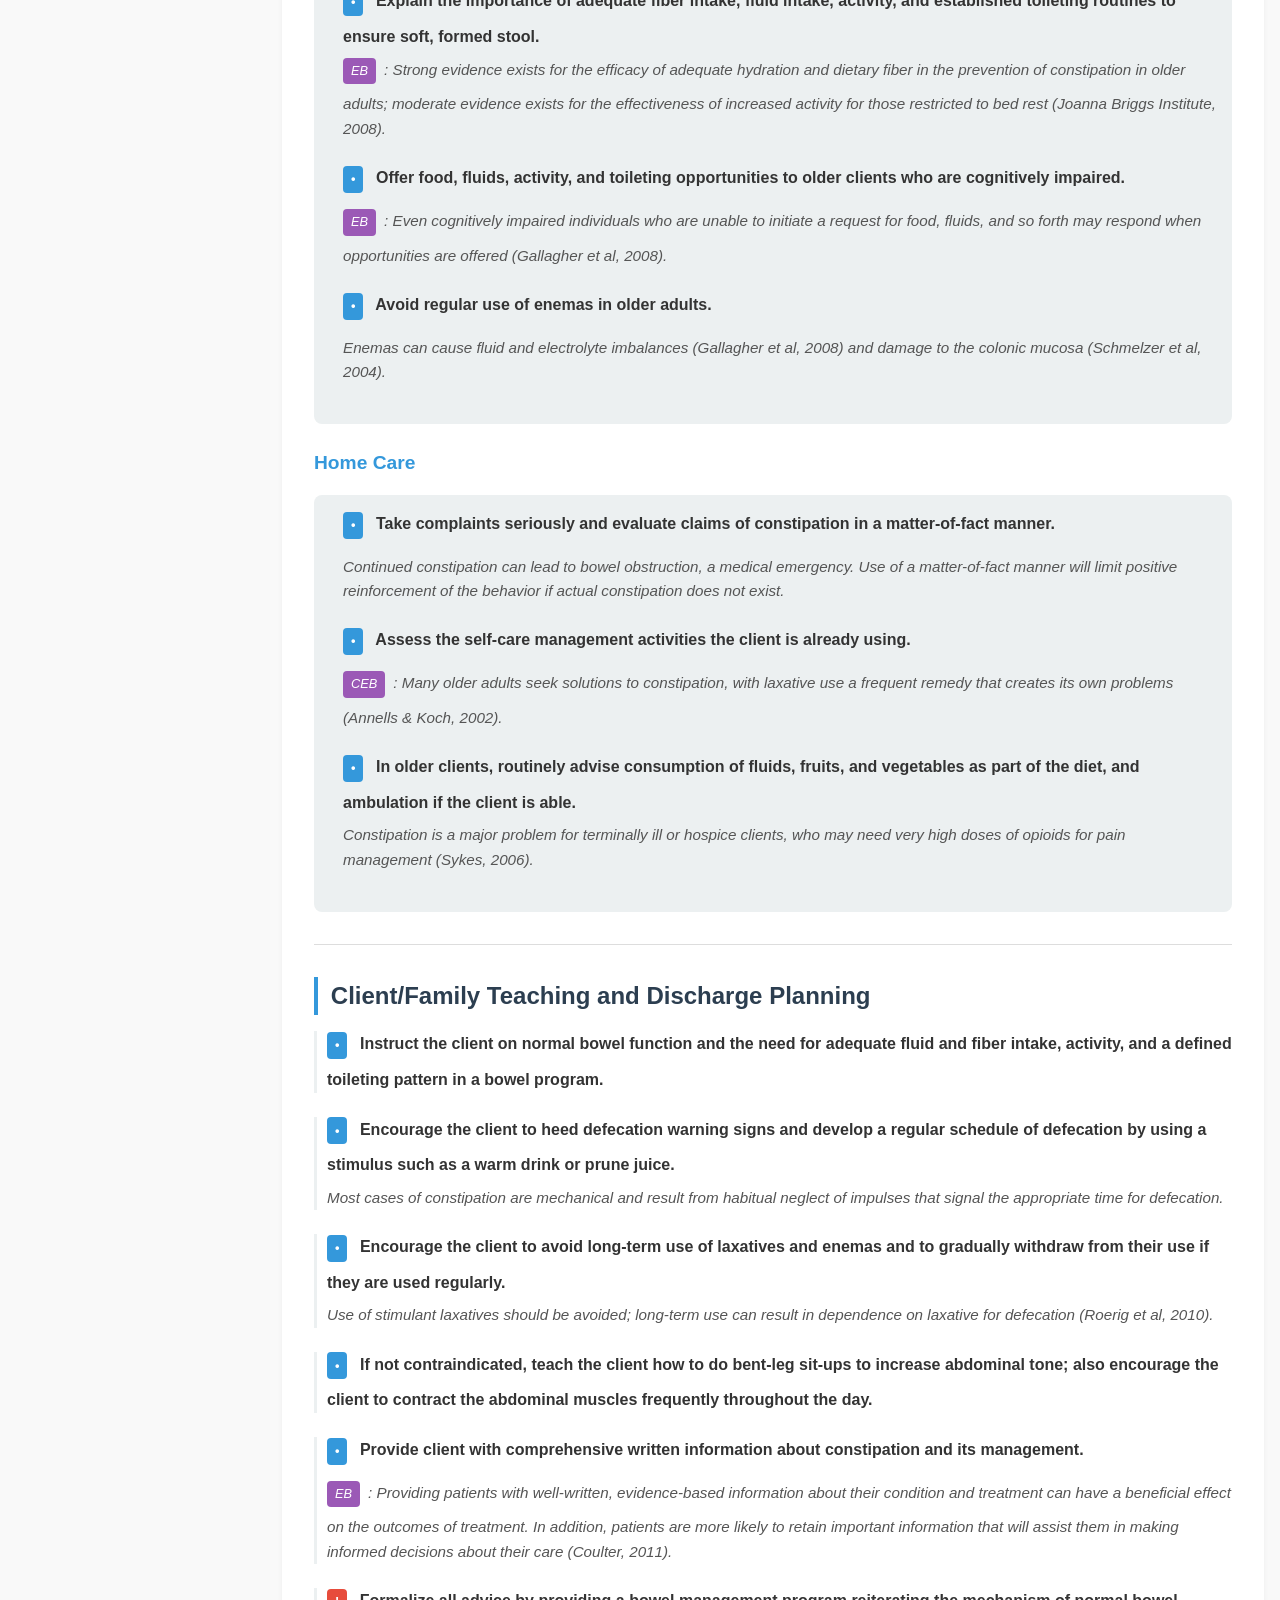
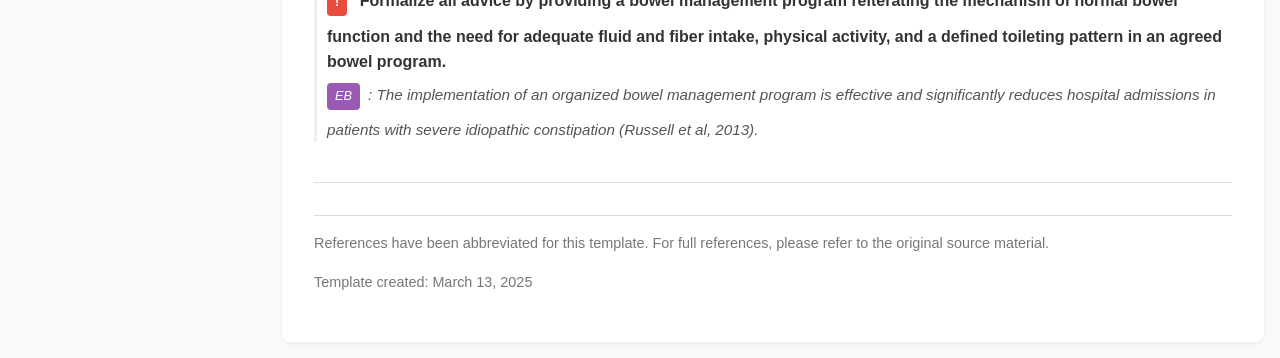
<file: nursing-diagnosis/Constipation.html>
<!DOCTYPE html>
<html lang="en">
<head>
    <meta charset="UTF-8">
    <meta name="viewport" content="width=device-width, initial-scale=1.0">
    <title>Nursing Diagnosis - Constipation</title>
    <link rel="stylesheet" href="diagnosis.css">
</head>
<body>
    <header style="background-color: #3498db">
        <h1 style="color: white;">Nursing Diagnosis Library</h1>
    </header>
    
    <div class="container">
        <aside class="sidebar">
            <input type="text" class="search-box" placeholder="Search diagnoses...">
            
            <h3>Nursing Diagnoses</h3>
            
            <div class="taxonomy-container">
                <!-- Domain filter dropdown -->
                <select id="domain-filter" class="taxonomy-filter">
                    <option value="all">All Domains</option>
                    <option value="domain1">Domain 1: Health Promotion</option>
                    <option value="domain2">Domain 2: Nutrition</option>
                    <option value="domain3" selected>Domain 3: Elimination and Exchange</option>
                    <option value="domain4">Domain 4: Activity/Rest</option>
                    <option value="domain5">Domain 5: Perception/Cognition</option>
                    <option value="domain6">Domain 6: Self-Perception</option>
                    <option value="domain7">Domain 7: Role Relationship</option>
                    <option value="domain8">Domain 8: Sexuality</option>
                    <option value="domain9">Domain 9: Coping/Stress Tolerance</option>
                    <option value="domain10">Domain 10: Life Principles</option>
                    <option value="domain11">Domain 11: Safety/Protection</option>
                    <option value="domain12">Domain 12: Comfort</option>
                    <option value="domain13">Domain 13: Growth/Development</option>
                </select>
                
                <!-- Class filter dropdown -->
                <select id="class-filter" class="taxonomy-filter">
                    <option value="all">All Classes</option>
                    <option value="class1">Class 1: Urinary Function</option>
                    <option value="class2" selected>Class 2: Gastrointestinal Function</option>
                    <option value="class3">Class 3: Integumentary Function</option>
                    <option value="class4">Class 4: Respiratory Function</option>
                </select>
            </div>
            
            <div class="diagnosis-container">
                <!-- Domain 1: Health Promotion -->
                <div class="domain-group" id="domain1">
                    <div class="class-group" id="domain1-class1">
                        <h4 class="class-title">Health Awareness</h4>
                        <ul class="diagnosis-nav">
                            <li href="Decreased-diversional-activity-engagement.html" data-domain="domain1" data-class="class1">Decreased diversional activity engagement</li>
                            <li href="Readiness-for-enhanced-health-literacy.html" data-domain="domain1" data-class="class1">Readiness for enhanced health literacy</li>
                            <li href="Sedentary-lifestyle.html" data-domain="domain1" data-class="class1">Sedentary lifestyle</li>
                        </ul>
                    </div>
                    <div class="class-group" id="domain1-class2">
                        <h4 class="class-title">Health Management</h4>
                        <ul class="diagnosis-nav">
                            <li href="Risk-for-elopement-attempt.html" data-domain="domain1" data-class="class2">Risk for elopement attempt</li>
                            <li href="Frail-elderly-syndrome.html" data-domain="domain1" data-class="class2">Frail elderly syndrome</li>
                            <li href="Risk-for-frail-elderly-syndrome.html" data-domain="domain1" data-class="class2">Risk for frail elderly syndrome</li>
                            <li href="Readiness-for-enhanced-exercise-engagement.html" data-domain="domain1" data-class="class2">Readiness for enhanced exercise engagement</li>
                            <li href="Deficient-community-health.html" data-domain="domain1" data-class="class2">Deficient community health</li>
                            <li href="Risk-prone-health-behavior.html" data-domain="domain1" data-class="class2">Risk-prone health behavior</li>
                            <li href="Ineffective-health-maintenance-behaviors.html" data-domain="domain1" data-class="class2">Ineffective health maintenance behaviors</li>
                            <li href="Ineffective-health-self-management.html" data-domain="domain1" data-class="class2">Ineffective health self-management</li>
                            <li href="Readiness-for-enhanced-health-self-management.html" data-domain="domain1" data-class="class2">Readiness for enhanced health self-management</li>
                            <li href="Ineffective-family-health-self-management.html" data-domain="domain1" data-class="class2">Ineffective family health self-management</li>
                            <li href="Ineffective-home-maintenance-behaviors.html" data-domain="domain1" data-class="class2">Ineffective home maintenance behaviors</li>
                            <li href="Ineffective-protection.html" data-domain="domain1" data-class="class2">Ineffective protection</li>
                        </ul>
                    </div>
                </div>
                
                <!-- Domain 2: Nutrition -->
                <div class="domain-group" id="domain2">
                    <div class="class-group" id="domain2-class1">
                        <h4 class="class-title">Ingestion</h4>
                        <ul class="diagnosis-nav">
                            <li href="Imbalanced-nutrition.html" data-domain="domain2" data-class="class1">Imbalanced nutrition: less than body requirements</li>
                            <li href="Readiness-for-enhanced-nutrition.html" data-domain="domain2" data-class="class1">Readiness for enhanced nutrition</li>
                            <li href="Insufficient-breast-milk-production.html" data-domain="domain2" data-class="class1">Insufficient breast milk production</li>
                            <li href="Ineffective-breastfeeding.html" data-domain="domain2" data-class="class1">Ineffective breastfeeding</li>
                            <li href="Obesity.html" data-domain="domain2" data-class="class1">Obesity</li>
                            <li href="Overweight.html" data-domain="domain2" data-class="class1">Overweight</li>
                            <li href="Impaired-swallowing.html" data-domain="domain2" data-class="class1">Impaired swallowing</li>
                        </ul>
                    </div>
                    <div class="class-group" id="domain2-class2">
                        <h4 class="class-title">Digestion</h4>
                        <ul class="diagnosis-nav">
                            <li class="empty-class">This class does not currently contain any diagnoses</li>
                        </ul>
                    </div>
                    <div class="class-group" id="domain2-class3">
                        <h4 class="class-title">Absorption</h4>
                        <ul class="diagnosis-nav">
                            <li class="empty-class">This class does not currently contain any diagnoses</li>
                        </ul>
                    </div>
                    <div class="class-group" id="domain2-class4">
                        <h4 class="class-title">Metabolism</h4>
                        <ul class="diagnosis-nav">
                            <li href="Risk-for-unstable-blood-glucose-level.html" data-domain="domain2" data-class="class4">Risk for unstable blood glucose level</li>
                            <li href="Neonatal-hyperbilirubinemia.html" data-domain="domain2" data-class="class4">Neonatal hyperbilirubinemia</li>
                            <li href="Risk-for-impaired-liver-function.html" data-domain="domain2" data-class="class4">Risk for impaired liver function</li>
                            <li href="Risk-for-metabolic-syndrome.html" data-domain="domain2" data-class="class4">Risk for metabolic syndrome</li>
                        </ul>
                    </div>
                    <div class="class-group" id="domain2-class5">
                        <h4 class="class-title">Hydration</h4>
                        <ul class="diagnosis-nav">
                            <li href="Risk-for-electrolyte-imbalance.html" data-domain="domain2" data-class="class5">Risk for electrolyte imbalance</li>
                            <li href="Risk-for-imbalanced-fluid-volume.html" data-domain="domain2" data-class="class5">Risk for imbalanced fluid volume</li>
                            <li href="Deficient-fluid-volume.html" data-domain="domain2" data-class="class5">Deficient fluid volume</li>
                            <li href="Excess-fluid-volume.html" data-domain="domain2" data-class="class5">Excess fluid volume</li>
                        </ul>
                    </div>
                </div>
                
                <!-- Domain 3: Elimination and Exchange -->
                <div class="domain-group" id="domain3">
                    <div class="class-group" id="domain3-class1">
                        <h4 class="class-title">Urinary Function</h4>
                        <ul class="diagnosis-nav">
                            <li href="Disability-associated-urinary-incontinence.html" data-domain="domain3" data-class="class1">Disability-associated urinary incontinence</li>
                            <li href="Impaired-urinary-elimination.html" data-domain="domain3" data-class="class1">Impaired urinary elimination</li>
                            <li href="Stress-urinary-incontinence.html" data-domain="domain3" data-class="class1">Stress urinary incontinence</li>
                            <li href="Urge-urinary-incontinence.html" data-domain="domain3" data-class="class1">Urge urinary incontinence</li>
                            <li href="Urinary-retention.html" data-domain="domain3" data-class="class1">Urinary retention</li>
                        </ul>
                    </div>
                    <div class="class-group" id="domain3-class2">
                        <h4 class="class-title">Gastrointestinal Function</h4>
                        <ul class="diagnosis-nav">
                            <li href="Constipation.html" data-domain="domain3" data-class="class2">Constipation</li>
                            <li href="Risk-for-constipation.html" data-domain="domain3" data-class="class2">Risk for constipation</li>
                            <li href="Chronic-functional-constipation.html" data-domain="domain3" data-class="class2">Chronic functional constipation</li>
                            <li href="Impaired-bowel-continence.html" data-domain="domain3" data-class="class2">Impaired bowel continence</li>
                            <li href="Diarrhea.html" data-domain="domain3" data-class="class2">Diarrhea</li>
                            <li href="Dysfunctional-gastrointestinal-motility.html" data-domain="domain3" data-class="class2">Dysfunctional gastrointestinal motility</li>
                        </ul>
                    </div>
                    <div class="class-group" id="domain3-class3">
                        <h4 class="class-title">Integumentary Function</h4>
                        <ul class="diagnosis-nav">
                            <li class="empty-class">This class does not currently contain any diagnoses</li>
                        </ul>
                    </div>
                    <div class="class-group" id="domain3-class4">
                        <h4 class="class-title">Respiratory Function</h4>
                        <ul class="diagnosis-nav">
                            <li href="Impaired-gas-exchange.html" data-domain="domain3" data-class="class4">Impaired gas exchange</li>
                        </ul>
                    </div>
                </div>
                
                <!-- Domain 4: Activity/Rest -->
                <div class="domain-group" id="domain4">
                    <div class="class-group" id="domain4-class1">
                        <h4 class="class-title">Sleep/Rest</h4>
                        <ul class="diagnosis-nav">
                            <li href="Insomnia.html" data-domain="domain4" data-class="class1">Insomnia</li>
                            <li href="Sleep-deprivation.html" data-domain="domain4" data-class="class1">Sleep deprivation</li>
                            <li href="Readiness-for-enhanced-sleep.html" data-domain="domain4" data-class="class1">Readiness for enhanced sleep</li>
                            <li href="Disturbed-sleep-pattern.html" data-domain="domain4" data-class="class1">Disturbed sleep pattern</li>
                        </ul>
                    </div>
                    <div class="class-group" id="domain4-class2">
                        <h4 class="class-title">Activity/Exercise</h4>
                        <ul class="diagnosis-nav">
                            <li href="Decreased-activity-tolerance.html" data-domain="domain4" data-class="class2">Decreased activity tolerance</li>
                            <li href="Risk-for-disuse-syndrome.html" data-domain="domain4" data-class="class2">Risk for disuse syndrome</li>
                            <li href="Impaired-physical-mobility.html" data-domain="domain4" data-class="class2">Impaired physical mobility</li>
                            <li href="Impaired-wheelchair-mobility.html" data-domain="domain4" data-class="class2">Impaired wheelchair mobility</li>
                            <li href="Impaired-standing.html" data-domain="domain4" data-class="class2">Impaired standing</li>
                            <li href="Impaired-walking.html" data-domain="domain4" data-class="class2">Impaired walking</li>
                        </ul>
                    </div>
                    <div class="class-group" id="domain4-class3">
                        <h4 class="class-title">Energy Balance</h4>
                        <ul class="diagnosis-nav">
                            <li href="Imbalanced-energy-field.html" data-domain="domain4" data-class="class3">Imbalanced energy field</li>
                            <li href="Fatigue.html" data-domain="domain4" data-class="class3">Fatigue</li>
                            <li href="Wandering.html" data-domain="domain4" data-class="class3">Wandering</li>
                        </ul>
                    </div>
                    <div class="class-group" id="domain4-class4">
                        <h4 class="class-title">Cardiovascular/Pulmonary Responses</h4>
                        <ul class="diagnosis-nav">
                            <li href="Ineffective-breathing-pattern.html" data-domain="domain4" data-class="class4">Ineffective breathing pattern</li>
                            <li href="Decreased-cardiac-output.html" data-domain="domain4" data-class="class4">Decreased cardiac output</li>
                            <li href="Risk-for-impaired-cardiovascular-function.html" data-domain="domain4" data-class="class4">Risk for impaired cardiovascular function</li>
                            <li href="Risk-for-ineffective-peripheral-tissue-perfusion.html" data-domain="domain4" data-class="class4">Risk for ineffective peripheral tissue perfusion</li>
                            <li href="Dysfunctional-ventilatory-weaning-response.html" data-domain="domain4" data-class="class4">Dysfunctional ventilatory weaning response</li>
                        </ul>
                    </div>
                    <div class="class-group" id="domain4-class5">
                        <h4 class="class-title">Self-Care</h4>
                        <ul class="diagnosis-nav">
                            <li href="Bathing-self-care-deficit.html" data-domain="domain4" data-class="class5">Bathing self-care deficit</li>
                            <li href="Dressing-self-care-deficit.html" data-domain="domain4" data-class="class5">Dressing self-care deficit</li>
                            <li href="Feeding-self-care-deficit.html" data-domain="domain4" data-class="class5">Feeding self-care deficit</li>
                            <li href="Toileting-self-care-deficit.html" data-domain="domain4" data-class="class5">Toileting self-care deficit</li>
                            <li href="Self-neglect.html" data-domain="domain4" data-class="class5">Self-neglect</li>
                        </ul>
                    </div>
                </div>
                
                <!-- Domain 5: Perception/Cognition -->
                <div class="domain-group" id="domain5">
                    <div class="class-group" id="domain5-class1">
                        <h4 class="class-title">Attention</h4>
                        <ul class="diagnosis-nav">
                            <li href="Unilateral-neglect.html" data-domain="domain5" data-class="class1">Unilateral neglect</li>
                        </ul>
                    </div>
                    <div class="class-group" id="domain5-class2">
                        <h4 class="class-title">Orientation</h4>
                        <ul class="diagnosis-nav">
                            <li class="empty-class">This class does not currently contain any diagnoses</li>
                        </ul>
                    </div>
                    <div class="class-group" id="domain5-class3">
                        <h4 class="class-title">Sensation/Perception</h4>
                        <ul class="diagnosis-nav">
                            <li class="empty-class">This class does not currently contain any diagnoses</li>
                        </ul>
                    </div>
                    <div class="class-group" id="domain5-class4">
                        <h4 class="class-title">Cognition</h4>
                        <ul class="diagnosis-nav">
                            <li href="Acute-confusion.html" data-domain="domain5" data-class="class4">Acute confusion</li>
                            <li href="Chronic-confusion.html" data-domain="domain5" data-class="class4">Chronic confusion</li>
                            <li href="Ineffective-impulse-control.html" data-domain="domain5" data-class="class4">Ineffective impulse control</li>
                            <li href="Deficient-knowledge.html" data-domain="domain5" data-class="class4">Deficient knowledge</li>
                            <li href="Impaired-memory.html" data-domain="domain5" data-class="class4">Impaired memory</li>
                            <li href="Disturbed-thought-process.html" data-domain="domain5" data-class="class4">Disturbed thought process</li>
                        </ul>
                    </div>
                    <div class="class-group" id="domain5-class5">
                        <h4 class="class-title">Communication</h4>
                        <ul class="diagnosis-nav">
                            <li href="Readiness-for-enhanced-communication.html" data-domain="domain5" data-class="class5">Readiness for enhanced communication</li>
                            <li href="Impaired-verbal-communication.html" data-domain="domain5" data-class="class5">Impaired verbal communication</li>
                        </ul>
                    </div>
                </div>
                
                <!-- Domain 6: Self-Perception -->
                <div class="domain-group" id="domain6">
                    <div class="class-group" id="domain6-class1">
                        <h4 class="class-title">Self-Concept</h4>
                        <ul class="diagnosis-nav">
                            <li href="Hopelessness.html" data-domain="domain6" data-class="class1">Hopelessness</li>
                            <li href="Readiness-for-enhanced-hope.html" data-domain="domain6" data-class="class1">Readiness for enhanced hope</li>
                            <li href="Risk-for-compromised-human-dignity.html" data-domain="domain6" data-class="class1">Risk for compromised human dignity</li>
                            <li href="Disturbed-personal-identity.html" data-domain="domain6" data-class="class1">Disturbed personal identity</li>
                            <li href="Readiness-for-enhanced-self-concept.html" data-domain="domain6" data-class="class1">Readiness for enhanced self-concept</li>
                        </ul>
                    </div>
                    <div class="class-group" id="domain6-class2">
                        <h4 class="class-title">Self-Esteem</h4>
                        <ul class="diagnosis-nav">
                            <li href="Chronic-low-self-esteem.html" data-domain="domain6" data-class="class2">Chronic low self-esteem</li>
                            <li href="Situational-low-self-esteem.html" data-domain="domain6" data-class="class2">Situational low self-esteem</li>
                            <li href="Risk-for-situational-low-self-esteem.html" data-domain="domain6" data-class="class2">Risk for situational low self-esteem</li>
                        </ul>
                    </div>
                    <div class="class-group" id="domain6-class3">
                        <h4 class="class-title">Body Image</h4>
                        <ul class="diagnosis-nav">
                            <li href="Disturbed-body-image.html" data-domain="domain6" data-class="class3">Disturbed body image</li>
                        </ul>
                    </div>
                </div>
                
                <!-- Domain 7: Role Relationship -->
                <div class="domain-group" id="domain7">
                    <div class="class-group" id="domain7-class1">
                        <h4 class="class-title">Caregiving Roles</h4>
                        <ul class="diagnosis-nav">
                            <li href="Impaired-parenting.html" data-domain="domain7" data-class="class1">Impaired parenting</li>
                            <li href="Risk-for-impaired-parenting.html" data-domain="domain7" data-class="class1">Risk for impaired parenting</li>
                            <li href="Readiness-for-enhanced-parenting.html" data-domain="domain7" data-class="class1">Readiness for enhanced parenting</li>
                            <li href="Caregiver-role-strain.html" data-domain="domain7" data-class="class1">Caregiver role strain</li>
                        </ul>
                    </div>
                    <div class="class-group" id="domain7-class2">
                        <h4 class="class-title">Family Relationships</h4>
                        <ul class="diagnosis-nav">
                            <li href="Risk-for-impaired-attachment.html" data-domain="domain7" data-class="class2">Risk for impaired attachment</li>
                            <li href="Disturbed-family-identity-syndrome.html" data-domain="domain7" data-class="class2">Disturbed family identity syndrome</li>
                            <li href="Dysfunctional-family-processes.html" data-domain="domain7" data-class="class2">Dysfunctional family processes</li>
                            <li href="Interrupted-family-processes.html" data-domain="domain7" data-class="class2">Interrupted family processes</li>
                        </ul>
                    </div>
                    <div class="class-group" id="domain7-class3">
                        <h4 class="class-title">Role Performance</h4>
                        <ul class="diagnosis-nav">
                            <li href="Ineffective-relationship.html" data-domain="domain7" data-class="class3">Ineffective relationship</li>
                            <li href="Readiness-for-enhanced-relationship.html" data-domain="domain7" data-class="class3">Readiness for enhanced relationship</li>
                            <li href="Parental-role-conflict.html" data-domain="domain7" data-class="class3">Parental role conflict</li>
                            <li href="Ineffective-role-performance.html" data-domain="domain7" data-class="class3">Ineffective role performance</li>
                            <li href="Impaired-social-interaction.html" data-domain="domain7" data-class="class3">Impaired social interaction</li>
                        </ul>
                    </div>
                </div>
                
                <!-- Domain 8: Sexuality -->
                <div class="domain-group" id="domain8">
                    <div class="class-group" id="domain8-class1">
                        <h4 class="class-title">Sexual Identity</h4>
                        <ul class="diagnosis-nav">
                            <li class="empty-class">This class does not currently contain any diagnoses</li>
                        </ul>
                    </div>
                    <div class="class-group" id="domain8-class2">
                        <h4 class="class-title">Sexual Function</h4>
                        <ul class="diagnosis-nav">
                            <li href="Sexual-dysfunction.html" data-domain="domain8" data-class="class2">Sexual dysfunction</li>
                            <li href="Ineffective-sexuality-pattern.html" data-domain="domain8" data-class="class2">Ineffective sexuality pattern</li>
                        </ul>
                    </div>
                    <div class="class-group" id="domain8-class3">
                        <h4 class="class-title">Reproduction</h4>
                        <ul class="diagnosis-nav">
                            <li href="Ineffective-childbearing-process.html" data-domain="domain8" data-class="class3">Ineffective childbearing process</li>
                            <li href="Readiness-for-enhanced-childbearing-process.html" data-domain="domain8" data-class="class3">Readiness for enhanced childbearing process</li>
                            <li href="Risk-for-disturbed-maternal-fetal-dyad.html" data-domain="domain8" data-class="class3">Risk for disturbed maternal-fetal dyad</li>
                        </ul>
                    </div>
                </div>
                
                <!-- Domain 9: Coping/Stress Tolerance -->
                <div class="domain-group" id="domain9">
                    <div class="class-group" id="domain9-class1">
                        <h4 class="class-title">Post-Trauma Responses</h4>
                        <ul class="diagnosis-nav">
                            <li href="Risk-for-complicated-immigration-transition.html" data-domain="domain9" data-class="class1">Risk for complicated immigration transition</li>
                            <li href="Post-trauma-syndrome.html" data-domain="domain9" data-class="class1">Post-trauma syndrome</li>
                            <li href="Rape-trauma-syndrome.html" data-domain="domain9" data-class="class1">Rape-trauma syndrome</li>
                            <li href="Relocation-stress-syndrome.html" data-domain="domain9" data-class="class1">Relocation stress syndrome</li>
                        </ul>
                    </div>
                    <div class="class-group" id="domain9-class2">
                        <h4 class="class-title">Coping Responses</h4>
                        <ul class="diagnosis-nav">
                            <li href="Anxiety.html" data-domain="domain9" data-class="class2">Anxiety</li>
                            <li href="Ineffective-coping.html" data-domain="domain9" data-class="class2">Ineffective coping</li>
                            <li href="Ineffective-community-coping.html" data-domain="domain9" data-class="class2">Ineffective community coping</li>
                            <li href="Compromised-family-coping.html" data-domain="domain9" data-class="class2">Compromised family coping</li>
                            <li href="Death-anxiety.html" data-domain="domain9" data-class="class2">Death anxiety</li>
                            <li href="Fear.html" data-domain="domain9" data-class="class2">Fear</li>
                            <li href="Maladaptive-grieving.html" data-domain="domain9" data-class="class2">Maladaptive grieving</li>
                            <li href="Powerlessness.html" data-domain="domain9" data-class="class2">Powerlessness</li>
                            <li href="Stress-overload.html" data-domain="domain9" data-class="class2">Stress overload</li>
                        </ul>
                    </div>
                    <div class="class-group" id="domain9-class3">
                        <h4 class="class-title">Neurobehavioral Stress</h4>
                        <ul class="diagnosis-nav">
                            <li href="Acute-substance-withdrawal-syndrome.html" data-domain="domain9" data-class="class3">Acute substance withdrawal syndrome</li>
                            <li href="Autonomic-dysreflexia.html" data-domain="domain9" data-class="class3">Autonomic dysreflexia</li>
                            <li href="Neonatal-abstinence-syndrome.html" data-domain="domain9" data-class="class3">Neonatal abstinence syndrome</li>
                            <li href="Disorganized-infant-behavior.html" data-domain="domain9" data-class="class3">Disorganized infant behavior</li>
                        </ul>
                    </div>
                </div>
                
                <!-- Domain 10: Life Principles -->
                <div class="domain-group" id="domain10">
                    <div class="class-group" id="domain10-class1">
                        <h4 class="class-title">Values</h4>
                        <ul class="diagnosis-nav">
                            <li class="empty-class">This class does not currently contain any diagnoses</li>
                        </ul>
                    </div>
                    <div class="class-group" id="domain10-class2">
                        <h4 class="class-title">Beliefs</h4>
                        <ul class="diagnosis-nav">
                            <li href="Readiness-for-enhanced-spiritual-well-being.html" data-domain="domain10" data-class="class2">Readiness for enhanced spiritual well-being</li>
                        </ul>
                    </div>
                    <div class="class-group" id="domain10-class3">
                        <h4 class="class-title">Value/Belief/Action Congruence</h4>
                        <ul class="diagnosis-nav">
                            <li href="Readiness-for-enhanced-decision-making.html" data-domain="domain10" data-class="class3">Readiness for enhanced decision-making</li>
                            <li href="Decisional-conflict.html" data-domain="domain10" data-class="class3">Decisional conflict</li>
                            <li href="Moral-distress.html" data-domain="domain10" data-class="class3">Moral distress</li>
                            <li href="Impaired-religiosity.html" data-domain="domain10" data-class="class3">Impaired religiosity</li>
                            <li href="Spiritual-distress.html" data-domain="domain10" data-class="class3">Spiritual distress</li>
                        </ul>
                    </div>
                </div>
                
                <!-- Domain 11: Safety/Protection -->
                <div class="domain-group" id="domain11">
                    <div class="class-group" id="domain11-class1">
                        <h4 class="class-title">Infection</h4>
                        <ul class="diagnosis-nav">
                            <li href="Risk-for-infection.html" data-domain="domain11" data-class="class1">Risk for infection</li>
                            <li href="Risk-for-surgical-site-infection.html" data-domain="domain11" data-class="class1">Risk for surgical site infection</li>
                        </ul>
                    </div>
                    <div class="class-group" id="domain11-class2">
                        <h4 class="class-title">Physical Injury</h4>
                        <ul class="diagnosis-nav">
                            <li href="Ineffective-airway-clearance.html" data-domain="domain11" data-class="class2">Ineffective airway clearance</li>
                            <li href="Risk-for-aspiration.html" data-domain="domain11" data-class="class2">Risk for aspiration</li>
                            <li href="Risk-for-falls.html" data-domain="domain11" data-class="class2">Risk for falls</li>
                            <li href="Impaired-skin-integrity.html" data-domain="domain11" data-class="class2">Impaired skin integrity</li>
                            <li href="Risk-for-impaired-skin-integrity.html" data-domain="domain11" data-class="class2">Risk for impaired skin integrity</li>
                            <li href="Impaired-tissue-integrity.html" data-domain="domain11" data-class="class2">Impaired tissue integrity</li>
                        </ul>
                    </div>
                    <div class="class-group" id="domain11-class3">
                        <h4 class="class-title">Violence</h4>
                        <ul class="diagnosis-nav">
                            <li href="Risk-for-other-directed-violence.html" data-domain="domain11" data-class="class3">Risk for other-directed violence</li>
                            <li href="Risk-for-self-directed-violence.html" data-domain="domain11" data-class="class3">Risk for self-directed violence</li>
                            <li href="Self-mutilation.html" data-domain="domain11" data-class="class3">Self-mutilation</li>
                            <li href="Risk-for-suicidal-behavior.html" data-domain="domain11" data-class="class3">Risk for suicidal behavior</li>
                        </ul>
                    </div>
                    <div class="class-group" id="domain11-class4">
                        <h4 class="class-title">Environmental Hazards</h4>
                        <ul class="diagnosis-nav">
                            <li href="Contamination.html" data-domain="domain11" data-class="class4">Contamination</li>
                            <li href="Risk-for-contamination.html" data-domain="domain11" data-class="class4">Risk for contamination</li>
                            <li href="Risk-for-poisoning.html" data-domain="domain11" data-class="class4">Risk for poisoning</li>
                        </ul>
                    </div>
                    <div class="class-group" id="domain11-class5">
                        <h4 class="class-title">Defensive Processes</h4>
                        <ul class="diagnosis-nav">
                            <li href="Risk-for-allergy-reaction.html" data-domain="domain11" data-class="class5">Risk for allergy reaction</li>
                            <li href="Risk-for-latex-allergy-reaction.html" data-domain="domain11" data-class="class5">Risk for latex allergy reaction</li>
                        </ul>
                    </div>
                    <div class="class-group" id="domain11-class6">
                        <h4 class="class-title">Thermoregulation</h4>
                        <ul class="diagnosis-nav">
                            <li href="Hyperthermia.html" data-domain="domain11" data-class="class6">Hyperthermia</li>
                            <li href="Hypothermia.html" data-domain="domain11" data-class="class6">Hypothermia</li>
                            <li href="Risk-for-hypothermia.html" data-domain="domain11" data-class="class6">Risk for hypothermia</li>
                            <li href="Ineffective-thermoregulation.html" data-domain="domain11" data-class="class6">Ineffective thermoregulation</li>
                        </ul>
                    </div>
                </div>
                
                <!-- Domain 12: Comfort -->
                <div class="domain-group" id="domain12">
                    <div class="class-group" id="domain12-class1">
                        <h4 class="class-title">Physical Comfort</h4>
                        <ul class="diagnosis-nav">
                            <li href="Acute-pain.html" data-domain="domain12" data-class="class1">Acute Pain</li>
                            <li href="Chronic-pain.html" data-domain="domain12" data-class="class1">Chronic Pain</li>
                            <li href="Chronic-pain-syndrome.html" data-domain="domain12" data-class="class1">Chronic Pain Syndrome</li>
                            <li href="Nausea.html" data-domain="domain12" data-class="class1">Nausea</li>
                            <li href="Physical-impaired-comfort.html" data-domain="domain12" data-class="class1">Impaired Comfort</li>
                            <li href="Labor-pain.html" data-domain="domain12" data-class="class1">Labor Pain</li>
                        </ul>
                    </div>
                    <div class="class-group" id="domain12-class2">
                        <h4 class="class-title">Environmental Comfort</h4>
                        <ul class="diagnosis-nav">
                            <li href="Environmental-impaired-comfort.html" data-domain="domain12" data-class="class2">Impaired Comfort</li>
                            <li href="Readiness-for-enhanced-comfort.html" data-domain="domain12" data-class="class2">Readiness for Enhanced Comfort</li>
                        </ul>
                    </div>
                    <div class="class-group" id="domain12-class3">
                        <h4 class="class-title">Social Comfort</h4>
                        <ul class="diagnosis-nav">
                            <li href="Social-impaired-comfort.html" data-domain="domain12" data-class="class3">Impaired Comfort</li>
                            <li href="Risk-for-loneliness.html" data-domain="domain12" data-class="class3">Risk for Loneliness</li>
                            <li href="Social-isolation.html" data-domain="domain12" data-class="class3">Social Isolation</li>
                        </ul>
                    </div>
                </div>
                
                <!-- Domain 13: Growth/Development -->
                <div class="domain-group" id="domain13">
                    <div class="class-group" id="domain13-class1">
                        <h4 class="class-title">Growth</h4>
                        <ul class="diagnosis-nav">
                            <li class="empty-class">This class does not currently contain any diagnoses</li>
                        </ul>
                    </div>
                    <div class="class-group" id="domain13-class2">
                        <h4 class="class-title">Development</h4>
                        <ul class="diagnosis-nav">
                            <li href="Delayed-child-development.html" data-domain="domain13" data-class="class2">Delayed child development</li>
                            <li href="Risk-for-delayed-child-development.html" data-domain="domain13" data-class="class2">Risk for delayed child development</li>
                            <li href="Delayed-infant-motor-development.html" data-domain="domain13" data-class="class2">Delayed infant motor development</li>
                            <li href="Risk-for-delayed-infant-motor-development.html" data-domain="domain13" data-class="class2">Risk for delayed infant motor development</li>
                        </ul>
                    </div>
                </div>
                
                <!-- Add new diagnosis option -->
                <div class="add-diagnosis-container">
                    <ul class="diagnosis-nav">
                        <li class="add-new">Add new diagnosis...</li>
                    </ul>
                </div>
            </div>
            
            <button class="add-button">+ Add New Diagnosis</button>
            
            <div class="legend" style="margin-top: 20px;">
                <div><span class="tag independent">•</span> Independent</div>
                <div><span class="tag collaborative">!</span> Collaborative</div>
                <div><span class="tag ebn">EBN</span> Evidence-Based Nursing</div>
                <div><span class="tag eb">EB</span> Evidence-Based</div>
            </div>
        </aside>
        
        <main class="main-content">
            <h1>Constipation</h1>
            
            <!-- NANDA-I Definition -->
            <div class="section">
                <h2>NANDA-I Definition</h2>
                <p>Decrease in normal frequency of defecation accompanied by difficult or incomplete passage of stool and/or passage of excessively hard, dry stool</p>
            </div>
            
            <!-- Defining Characteristics -->
            <div class="section">
                <h2>Defining Characteristics</h2>
                <p>Abdominal pain; abdominal tenderness with palpable muscle resistance; abdominal tenderness without palpable muscle resistance; anorexia; atypical presentations in older adults (e.g., change in mental status, urinary incontinence, unexplained falls, elevated body temperature); borborygmi; bright red blood with stool; change in bowel pattern; decrease in stool frequency; decrease in stool volume; distended abdomen; fatigue; hard, formed stool; headache; hyperactive bowel sounds; hypoactive bowl sounds; inability to defecate; increase in intra-abdominal pressure; indigestion; liquid stool; pain with defecation; palpable abdominal mass; palpable rectal mass; percussed abdominal dullness; rectal fullness; rectal pressure; severe flatus; soft, paste-like stool in rectum; straining with defecation; vomiting</p>
            </div>
            
            <!-- Related Factors -->
            <div class="section">
                <h2>Related Factors</h2>
                
                <h3>Functional</h3>
                <p>Abdominal muscle weakness; average daily physical activity is less than recommended for gender and age; habitually ignores urge to defecate; inadequate toileting habits; irregular defecation habits; recent environmental change</p>
                
                <h3>Mechanical</h3>
                <p>Electrolyte imbalance; hemorrhoids; Hirschsprung's disease; neurological impairment (e.g., positive electroencephalogram, head trauma, seizure disorders); obesity; postsurgical bowel obstruction; pregnancy; prostate enlargement; rectal abscess; rectal anal fissures; rectal anal stricture; rectal prolapsed; rectal ulcer; rectocele; tumors</p>
                
                <h3>Pharmacological</h3>
                <p>Laxative abuse; pharmaceutical agent</p>
                
                <h3>Physiological</h3>
                <p>Decrease in gastrointestinal motility; dehydration; eating habit change (e.g., foods, eating times); inadequate dentition; inadequate oral hygiene; insufficient dietary habits; insufficient fiber intake; insufficient fluid intake</p>
                
                <h3>Psychological</h3>
                <p>Confusion; depression; emotional disturbance</p>
            </div>
            
            <!-- NOC Outcomes -->
            <div class="section">
                <h2>NOC (Nursing Outcomes Classification)</h2>
                <h3>Suggested NOC Outcomes</h3>
                <ul>
                    <li>Bowel Elimination</li>
                    <li>Hydration</li>
                </ul>
                
                <h3>Example NOC Outcome</h3>
                <p><strong>Bowel Elimination</strong> as evidenced by the following indicators: Elimination pattern/Stool soft and formed/Passage of stool without aids/Ease of stool passage.</p>
                <p>NOTE: Rate each indicator of Bowel Elimination: 1 = severely compromised, 2 = substantially compromised, 3 = moderately compromised, 4 = mildly compromised, 5 = not compromised</p>
            </div>
            
            <!-- Client Outcomes -->
            <div class="section">
                <h2>Client Outcomes</h2>
                <p>Client Will (Specify Time Frame)</p>
                <ul>
                    <li>Maintain passage of soft, formed stool every 1 to 3 days without straining</li>
                    <li>State relief from discomfort of constipation</li>
                    <li>Identify measures that prevent or treat constipation</li>
                </ul>
            </div>
            
            <!-- NIC Interventions -->
            <div class="section">
                <h2>NIC (Nursing Interventions Classification)</h2>
                <h3>Suggested NIC Intervention</h3>
                <ul>
                    <li>Constipation/Impaction Management</li>
                </ul>
                
                <h3>Example NIC Activities—Constipation/Impaction Management</h3>
                <p>Identify factors (e.g., medications, bed rest, and diet) that may cause or contribute to constipation/impaction; Institute a toileting schedule, as appropriate</p>
            </div>
            
            <!-- Nursing Interventions and Rationales -->
            <div class="section">
                <h2>Nursing Interventions and Rationales</h2>
                
                <div class="intervention">
                    <p class="intervention-header"><span class="tag independent">•</span> Assess usual pattern of defecation and establish the extent of the constipation problem.</p>
                    <p class="rationale"><span class="tag eb">EB</span>: A detailed and accurate assessment of the patient enables the nurse to plan interventions, monitor outcomes, and evaluate care, ensuring no unnecessary treatment is rendered (Matthews, 2011).</p>
                </div>
                
                <div class="intervention">
                    <p class="intervention-header"><span class="tag independent">•</span> Consider emotional influences (e.g., depression and anxiety) on defecation.</p>
                    <p class="rationale"><span class="tag ebn">EBN</span>: In a study, clients with functional constipation were compared to normal controls; subjects with functional constipation had significantly higher anxiety and depression scores (Zhou et al, 2010).</p>
                </div>
                
                <div class="intervention">
                    <p class="intervention-header"><span class="tag independent">•</span> Encourage the client or family to keep a 7-day diary of bowel habits to include time of day, length of time spent on the toilet, consistency, amount and frequency of stool, and any straining (using the Bristol Stool Scale).</p>
                    <p class="rationale"><span class="tag eb">EB</span>: Keeping a diary helps establish a patient's bowel pattern and may contribute to the patient's adherence to the proposed care plan (Andrews & Morgan, 2013).</p>
                </div>
                
                <div class="intervention">
                    <p class="intervention-header"><span class="tag independent">•</span> Use the Bristol Stool Scale to assess stool consistency.</p>
                    <p class="rationale"><span class="tag eb">CEB</span>: The Bristol Stool Scale is widely used as a more objective measure to describe stool consistency (Tack et al, 2011).</p>
                </div>
                
                <div class="intervention">
                    <p class="intervention-header"><span class="tag collaborative">!</span> Review the client's current medications.</p>
                    <p class="rationale"><span class="tag eb">EB</span>: Many medications are associated with chronic constipation including opioids, anticholinergics, antidepressants, antihypertensives (e.g., clonidine, calcium channel blockers), antispasmodics, diuretics, anticonvulsants, and psychotropics (Eoff & Lembo, 2008; Spinzi et al, 2009).</p>
                </div>
                
                <div class="intervention">
                    <p class="intervention-header"><span class="tag collaborative">!</span> Recognize that opioids cause constipation. If the client is receiving temporary opioids (e.g., for acute postoperative pain), request an order for routine stool softeners from the primary care provider, monitor bowel movements, and request a laxative for the client if constipation develops.</p>
                    <p class="rationale"><span class="tag eb">EB</span>: In a study of clients with hip fracture who received opioids following surgery, clients who received prophylactic laxatives were less likely to develop constipation than those who did not (Davies et al, 2008).</p>
                </div>
                
                <div class="intervention">
                    <p class="intervention-header"><span class="tag collaborative">!</span> Advise a fiber intake of 18 to 25 g daily and suggest foodstuffs high in fiber (e.g., prune juice, leafy green vegetables, whole meal bread and pasta).</p>
                    <p class="rationale"><span class="tag eb">CEB</span>: The Nurses' Health Study found that women with a median fiber intake of 20 g/day were less likely to experience constipation than those with a median intake of 7 g/day (Dukas et al, 2003).</p>
                </div>
                
                <div class="intervention">
                    <p class="intervention-header"><span class="tag independent">•</span> Add fiber gradually to the diet to decrease bloating and flatus.</p>
                    <p class="rationale"><span class="tag eb">CEB</span>: Fiber fermentation by bacteria in the colon produces gas. The effectiveness of water-insoluble fibers (e.g., wheat bran) on bowel function is well supported by research, and there is growing evidence that water-soluble fibers (e.g., psyllium) also promote laxation (Vuksan et al, 2008).</p>
                </div>
                
                <div class="intervention">
                    <p class="intervention-header"><span class="tag independent">•</span> Provide prune or prune juice daily.</p>
                    <p class="rationale"><span class="tag eb">CEB</span>: Each 100 g of prunes contains about 6 g of fiber, 15 g of sorbitol, and 184 mg of polyphenol; all have laxative effects (Attaluri et al, 2011).</p>
                </div>
                
                <div class="intervention">
                    <p class="intervention-header"><span class="tag independent">•</span> Advise a fluid intake of 1.5 to 2 L of fluid per day (ideally, 6 to 8 glasses of water), unless contraindicated by comorbidities, such as kidney or heart disease.</p>
                    <p class="rationale">Water passes into the gut to promote the formation of a softer fecal mass and provides lubrication to prevent a blockage of the gut (Boyle, 2013).</p>
                </div>
                
                <div class="intervention">
                    <p class="intervention-header"><span class="tag independent">•</span> Encourage physical activity within the client's current ability to mobilize.</p>
                    <p class="rationale">Physical activity can help stimulate peristaltic waves in the colon and encourage the transit of feces to the rectum (Rogers, 2013; Andersen et al, 2006).</p>
                </div>
                
                <div class="intervention">
                    <p class="intervention-header"><span class="tag independent">•</span> Recommend clients establish a regular elimination routine. If required assist clients to the bathroom at the same time every day, being mindful of the need for privacy (closing of bathroom doors).</p>
                    <p class="rationale">Establishing a routine allows for the use of the gastrocolic reflex, especially in the morning, which aids defecation (Rogers, 2013).</p>
                </div>
                
                <div class="intervention">
                    <p class="intervention-header"><span class="tag independent">•</span> Provide privacy for defecation. If not contraindicated, help the client to the bathroom and close the door.</p>
                    <p class="rationale">Bowel elimination is a private act in Western cultures, and a lack of privacy can hinder the defecation urge, thus contributing to constipation (Kyle, 2011a).</p>
                </div>
                
                <div class="intervention">
                    <p class="intervention-header"><span class="tag independent">•</span> Help clients onto a bedside commode or toilet so they can either squat or lean forward while sitting.</p>
                    <p class="rationale"><span class="tag eb">CEB</span>: A study of men found that flexing the hip to 90 degrees or more straightens the angle between the anus and the rectum and pulls the anal canal open, decreasing the resistance to the movement of feces from the rectum and the amount of pressure needed to empty the rectum (Tagart, 1966).</p>
                </div>
                
                <div class="intervention">
                    <p class="intervention-header"><span class="tag independent">•</span> Teach clients of the importance of responding promptly to the urge to defecate.</p>
                    <p class="rationale"><span class="tag eb">EB</span>: The body's natural "call to stool" should be heeded in that it is a response to the stimulation of nerve endings in the rectum when a stool is present. Ignoring this urge will result in the rectum becoming desensitized to a stool in situ (Coggrave et al, 2014).</p>
                </div>
                
                <div class="intervention">
                    <p class="intervention-header"><span class="tag independent">•</span> Discourage the use of long-term laxatives and enemas and advise clients to gradually reduce their use if taken regularly.</p>
                    <p class="rationale">Long-term use or overuse of laxatives can cause health problems (e.g., electrolyte imbalance) or hide symptoms that may be from a serious medical condition, such as cardiac arrhythmias (Aschenbrenner, 2014).</p>
                </div>
                
                <h3>Geriatric</h3>
                <div class="special-section">
                    <div class="intervention">
                        <p class="intervention-header"><span class="tag independent">•</span> Assess older adults for the presence of factors that contribute to constipation, including dietary fiber and fluid intake (less than 1.5 L/day), physical activity, use of constipating medications, and diseases that are associated with constipation.</p>
                    </div>
                    
                    <div class="intervention">
                        <p class="intervention-header"><span class="tag independent">•</span> Explain the importance of adequate fiber intake, fluid intake, activity, and established toileting routines to ensure soft, formed stool.</p>
                        <p class="rationale"><span class="tag eb">EB</span>: Strong evidence exists for the efficacy of adequate hydration and dietary fiber in the prevention of constipation in older adults; moderate evidence exists for the effectiveness of increased activity for those restricted to bed rest (Joanna Briggs Institute, 2008).</p>
                    </div>
                    
                    <div class="intervention">
                        <p class="intervention-header"><span class="tag independent">•</span> Offer food, fluids, activity, and toileting opportunities to older clients who are cognitively impaired.</p>
                        <p class="rationale"><span class="tag eb">EB</span>: Even cognitively impaired individuals who are unable to initiate a request for food, fluids, and so forth may respond when opportunities are offered (Gallagher et al, 2008).</p>
                    </div>
                    
                    <div class="intervention">
                        <p class="intervention-header"><span class="tag independent">•</span> Avoid regular use of enemas in older adults.</p>
                        <p class="rationale">Enemas can cause fluid and electrolyte imbalances (Gallagher et al, 2008) and damage to the colonic mucosa (Schmelzer et al, 2004).</p>
                    </div>
                </div>
                
                <h3>Home Care</h3>
                <div class="special-section">
                    <div class="intervention">
                        <p class="intervention-header"><span class="tag independent">•</span> Take complaints seriously and evaluate claims of constipation in a matter-of-fact manner.</p>
                        <p class="rationale">Continued constipation can lead to bowel obstruction, a medical emergency. Use of a matter-of-fact manner will limit positive reinforcement of the behavior if actual constipation does not exist.</p>
                    </div>
                    
                    <div class="intervention">
                        <p class="intervention-header"><span class="tag independent">•</span> Assess the self-care management activities the client is already using.</p>
                        <p class="rationale"><span class="tag eb">CEB</span>: Many older adults seek solutions to constipation, with laxative use a frequent remedy that creates its own problems (Annells & Koch, 2002).</p>
                    </div>
                    
                    <div class="intervention">
                        <p class="intervention-header"><span class="tag independent">•</span> In older clients, routinely advise consumption of fluids, fruits, and vegetables as part of the diet, and ambulation if the client is able.</p>
                        <p class="rationale">Constipation is a major problem for terminally ill or hospice clients, who may need very high doses of opioids for pain management (Sykes, 2006).</p>
                    </div>
                </div>
            </div>
            
            <!-- Client/Family Teaching -->
            <div class="section">
                <h2>Client/Family Teaching and Discharge Planning</h2>
                
                <div class="intervention">
                    <p class="intervention-header"><span class="tag independent">•</span> Instruct the client on normal bowel function and the need for adequate fluid and fiber intake, activity, and a defined toileting pattern in a bowel program.</p>
                </div>
                
                <div class="intervention">
                    <p class="intervention-header"><span class="tag independent">•</span> Encourage the client to heed defecation warning signs and develop a regular schedule of defecation by using a stimulus such as a warm drink or prune juice.</p>
                    <p class="rationale">Most cases of constipation are mechanical and result from habitual neglect of impulses that signal the appropriate time for defecation.</p>
                </div>
                
                <div class="intervention">
                    <p class="intervention-header"><span class="tag independent">•</span> Encourage the client to avoid long-term use of laxatives and enemas and to gradually withdraw from their use if they are used regularly.</p>
                    <p class="rationale">Use of stimulant laxatives should be avoided; long-term use can result in dependence on laxative for defecation (Roerig et al, 2010).</p>
                </div>
                
                <div class="intervention">
                    <p class="intervention-header"><span class="tag independent">•</span> If not contraindicated, teach the client how to do bent-leg sit-ups to increase abdominal tone; also encourage the client to contract the abdominal muscles frequently throughout the day.</p>
                </div>
                
                <div class="intervention">
                    <p class="intervention-header"><span class="tag independent">•</span> Provide client with comprehensive written information about constipation and its management.</p>
                    <p class="rationale"><span class="tag eb">EB</span>: Providing patients with well-written, evidence-based information about their condition and treatment can have a beneficial effect on the outcomes of treatment. In addition, patients are more likely to retain important information that will assist them in making informed decisions about their care (Coulter, 2011).</p>
                </div>
                
                <div class="intervention">
                    <p class="intervention-header"><span class="tag collaborative">!</span> Formalize all advice by providing a bowel management program reiterating the mechanism of normal bowel function and the need for adequate fluid and fiber intake, physical activity, and a defined toileting pattern in an agreed bowel program.</p>
                    <p class="rationale"><span class="tag eb">EB</span>: The implementation of an organized bowel management program is effective and significantly reduces hospital admissions in patients with severe idiopathic constipation (Russell et al, 2013).</p>
                </div>
            </div>
            
            <div class="footnote">
                <p>References have been abbreviated for this template. For full references, please refer to the original source material.</p>
                <p>Template created: March 13, 2025</p>
            </div>
        </main>
    </div>

    <!-- JavaScript file reference -->
    <script src="diagnosis.js"></script>
</body>
</html>
</file>
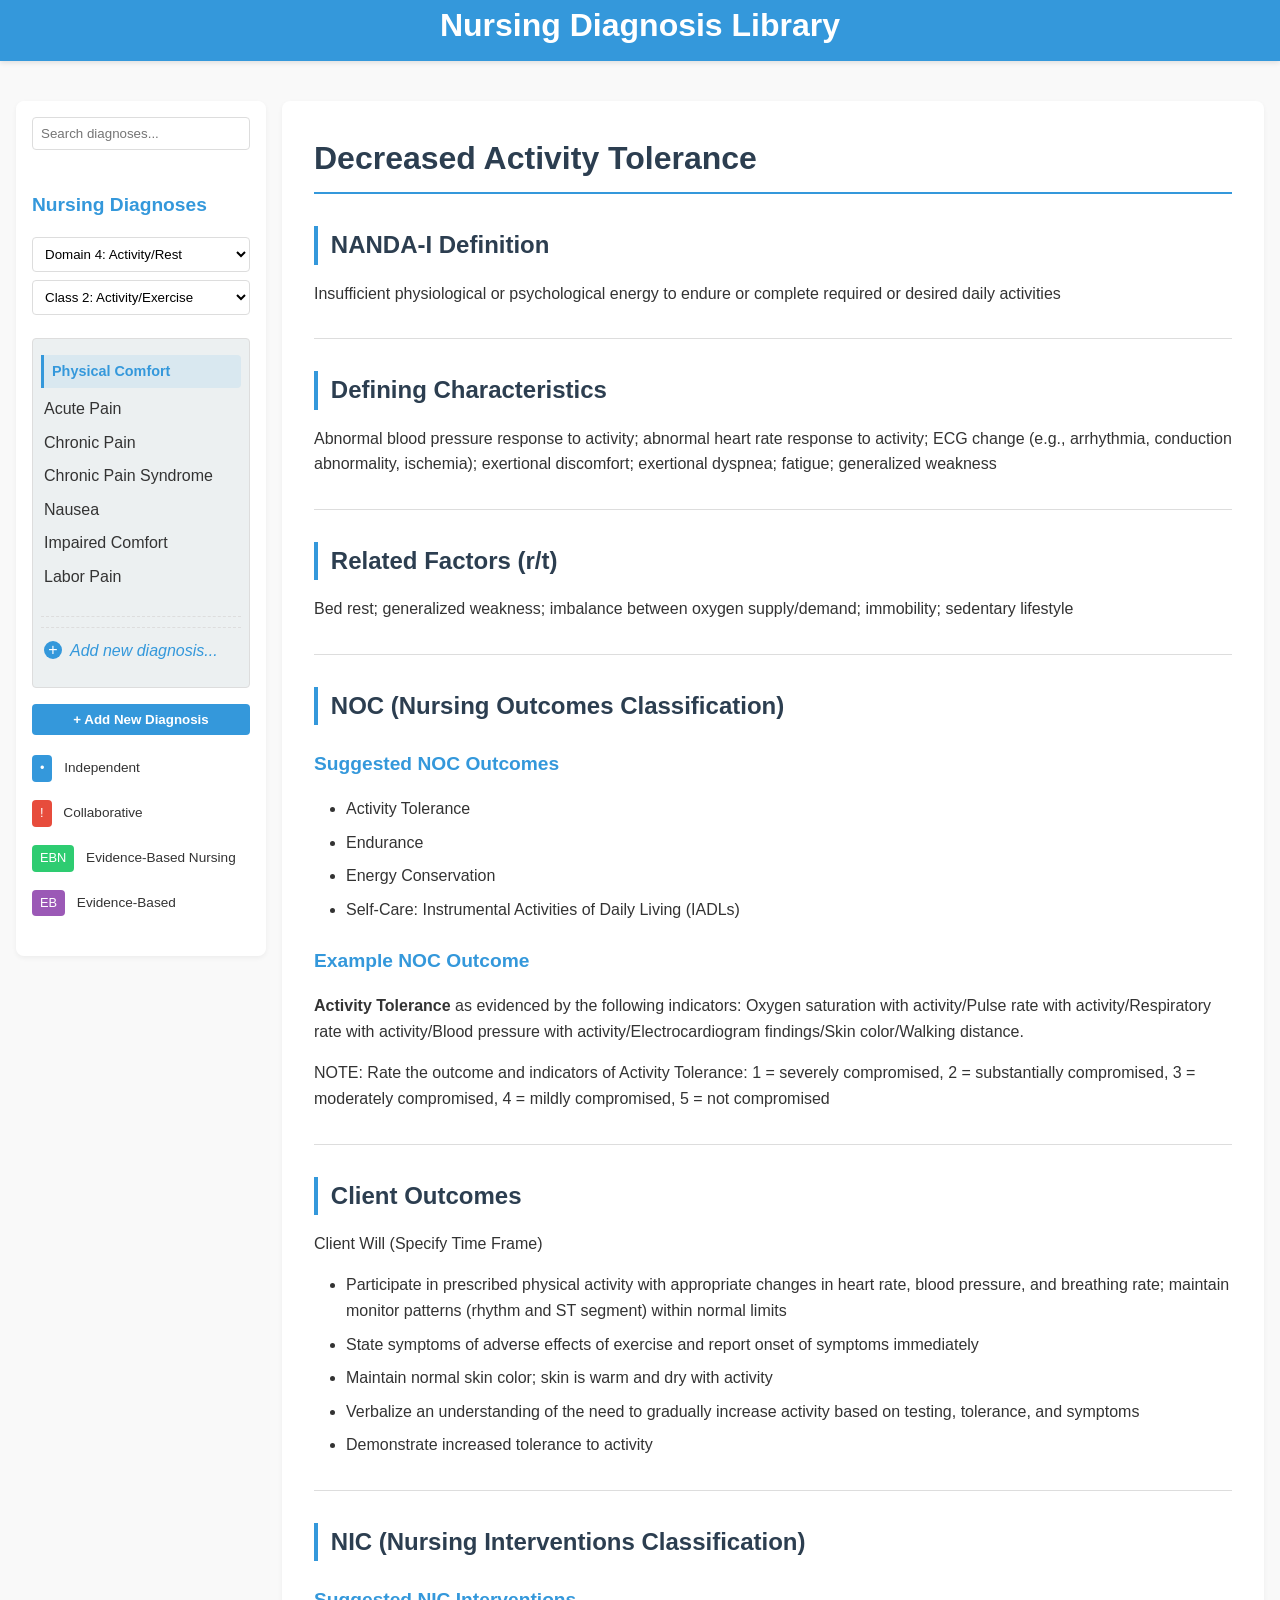
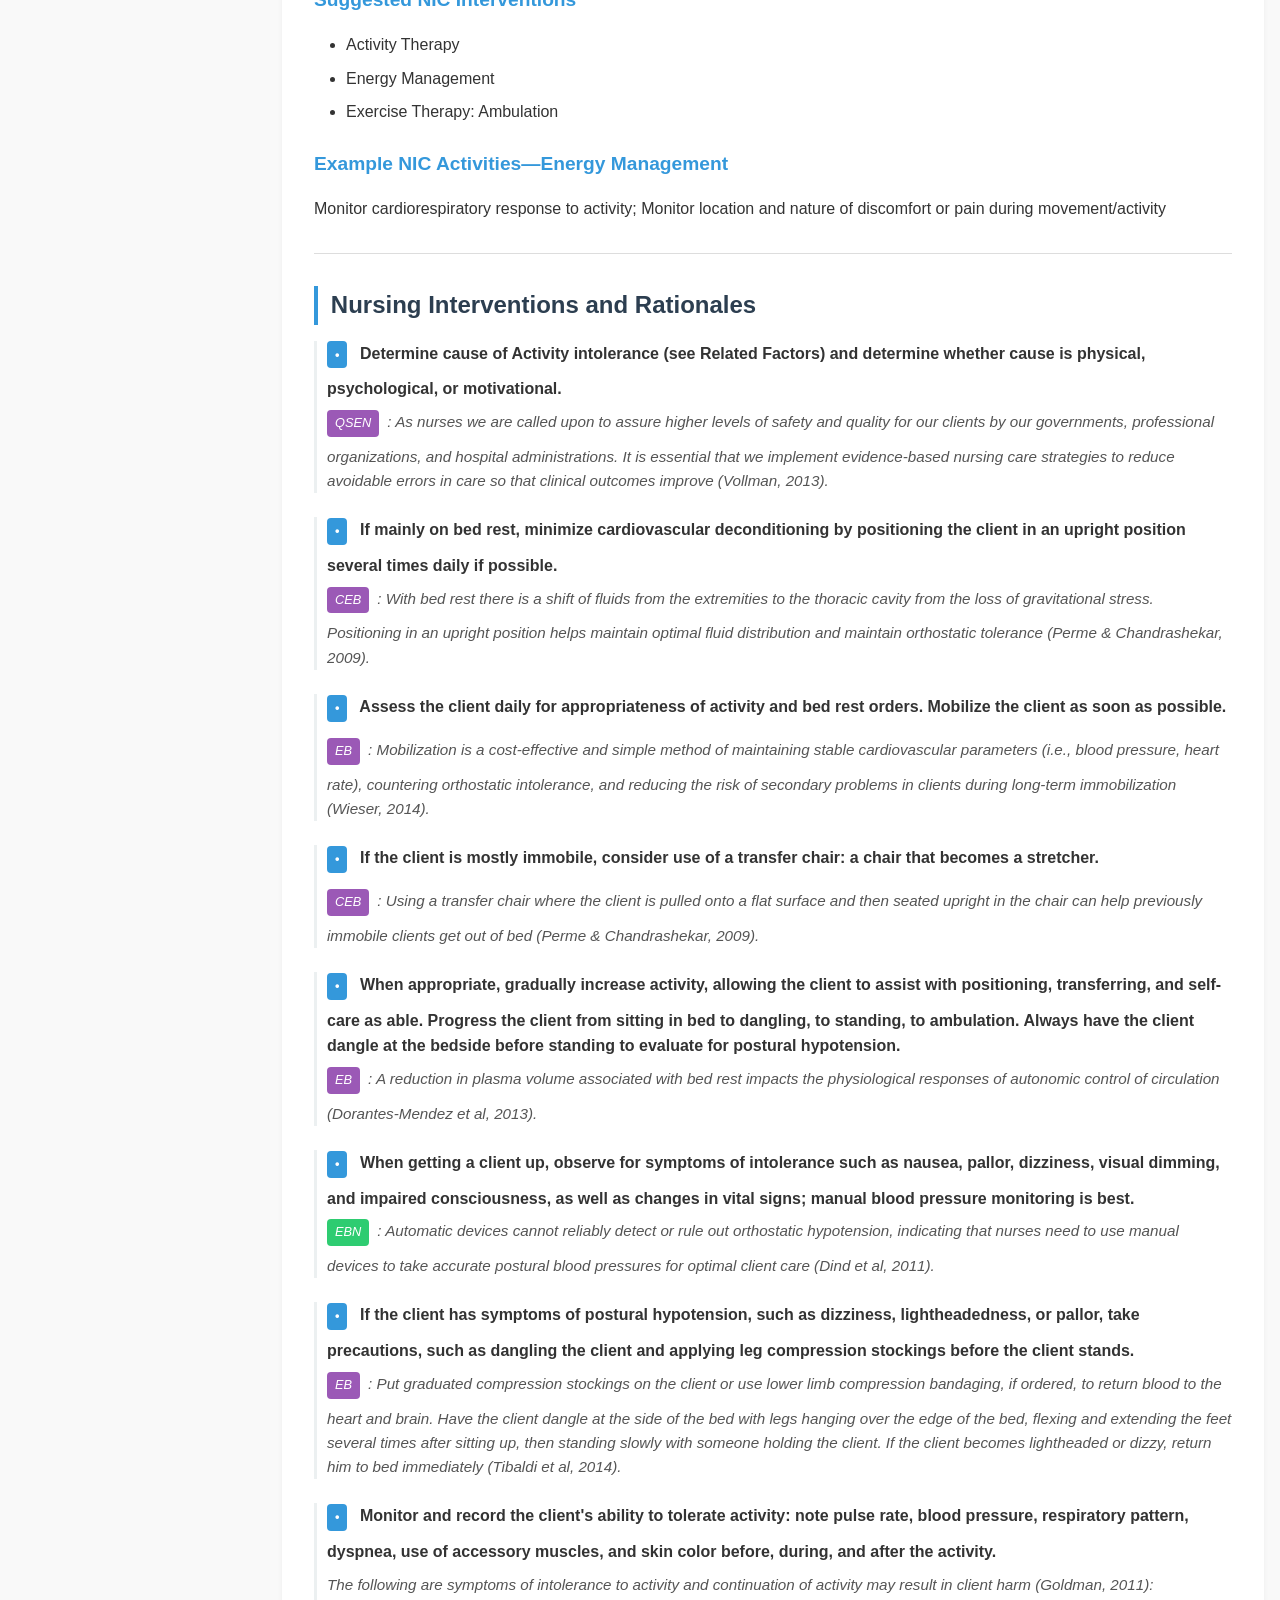
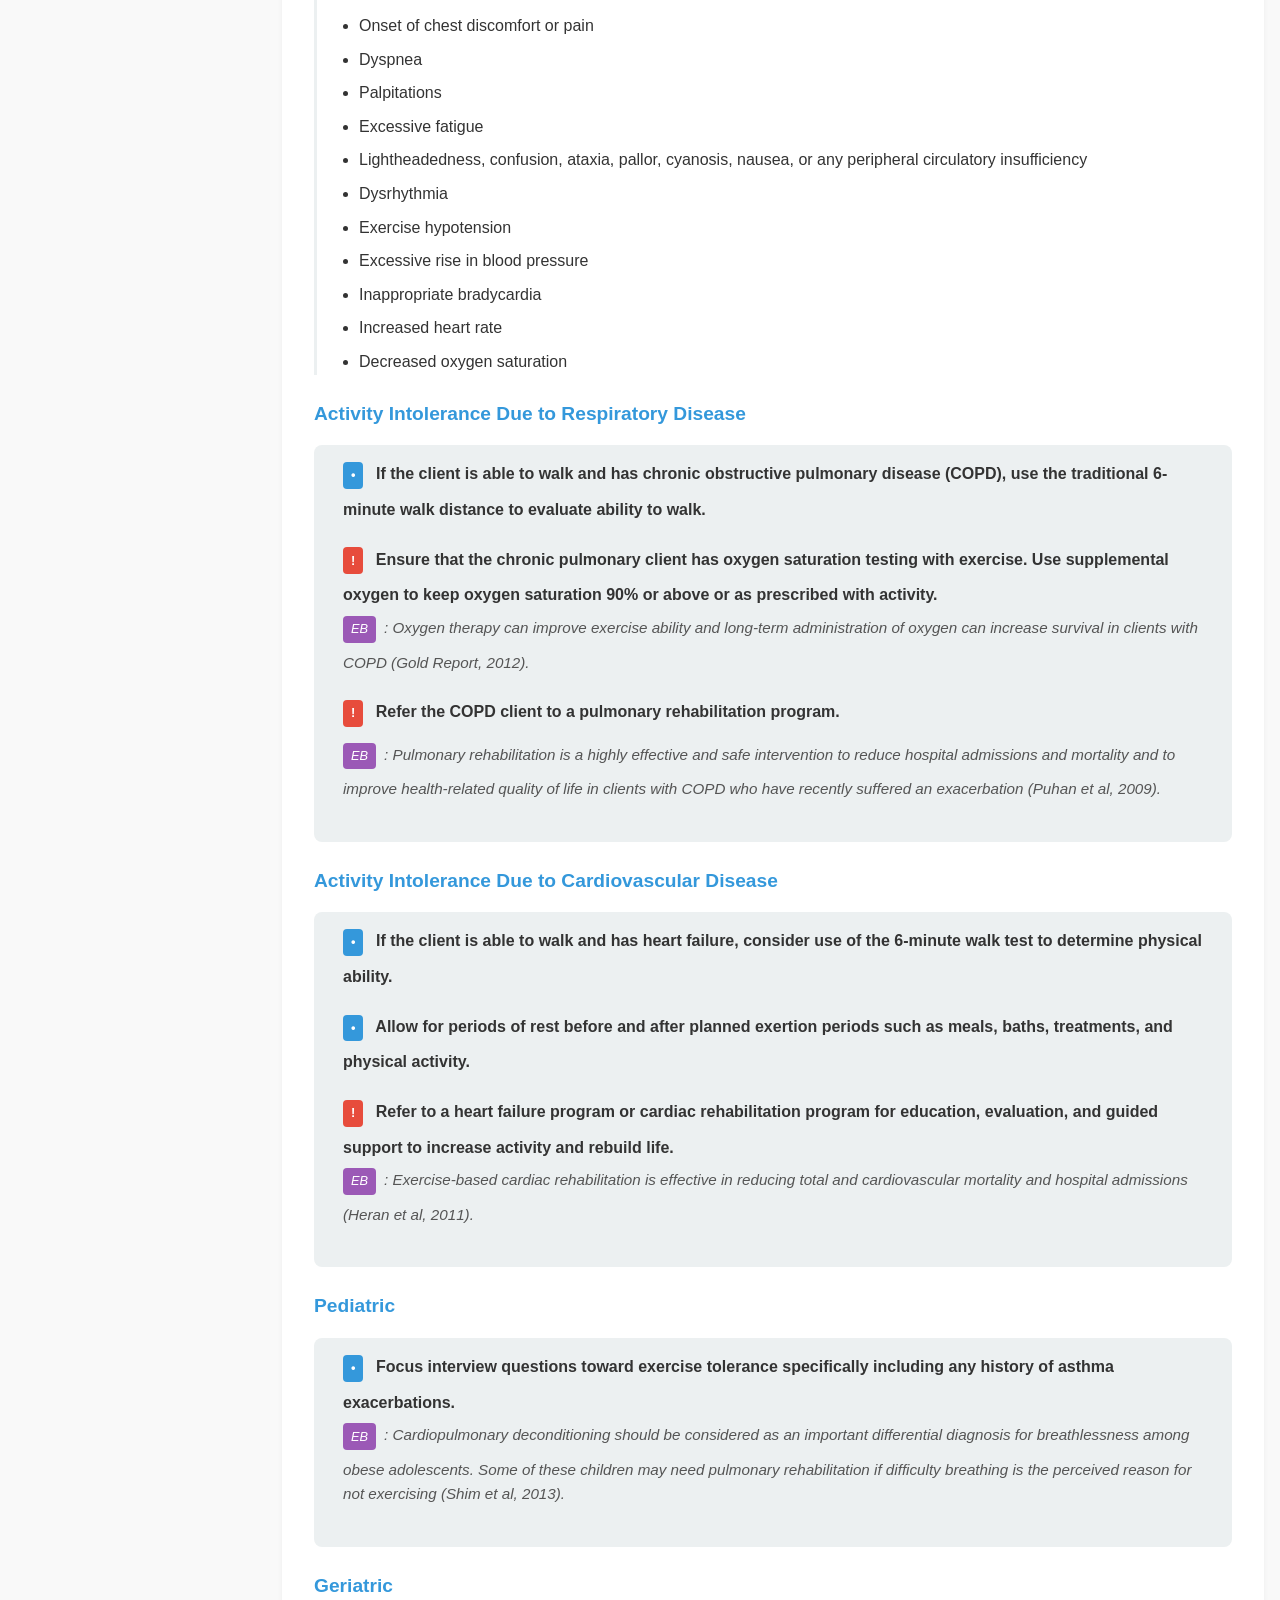
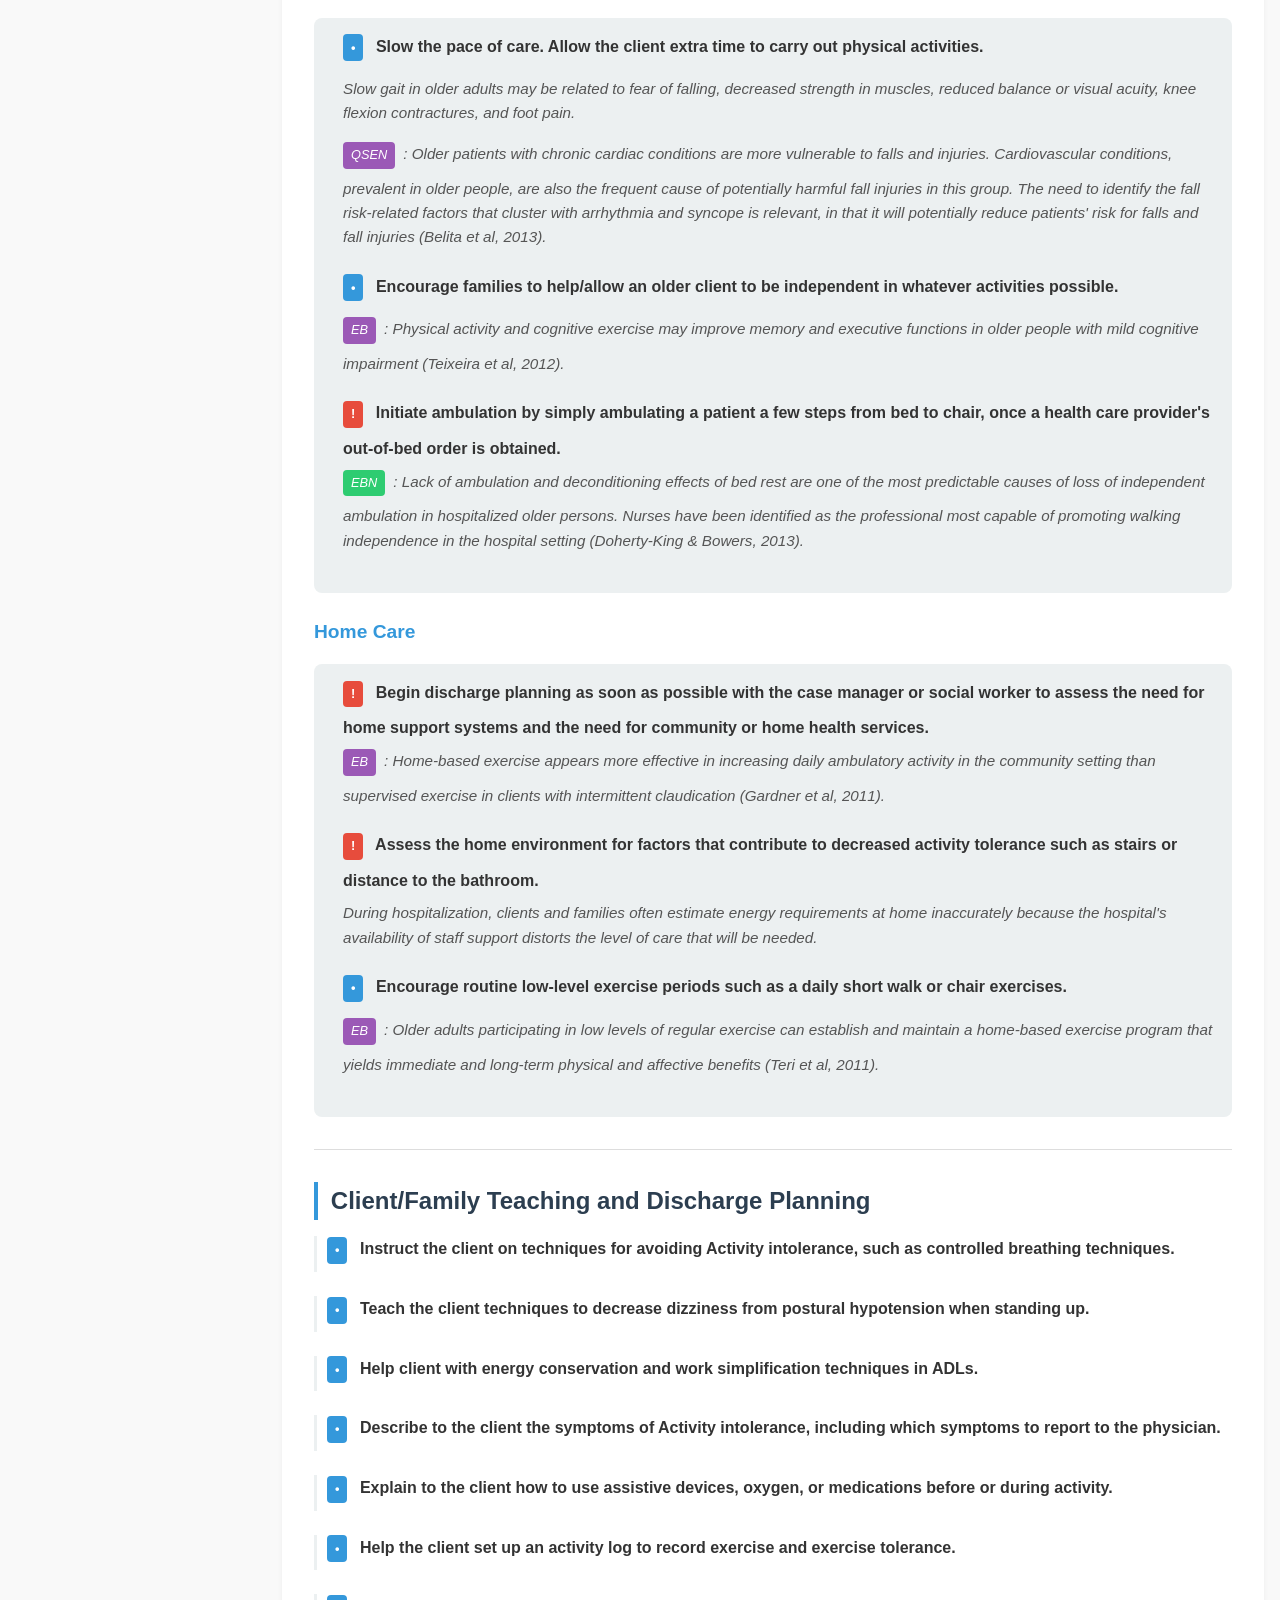
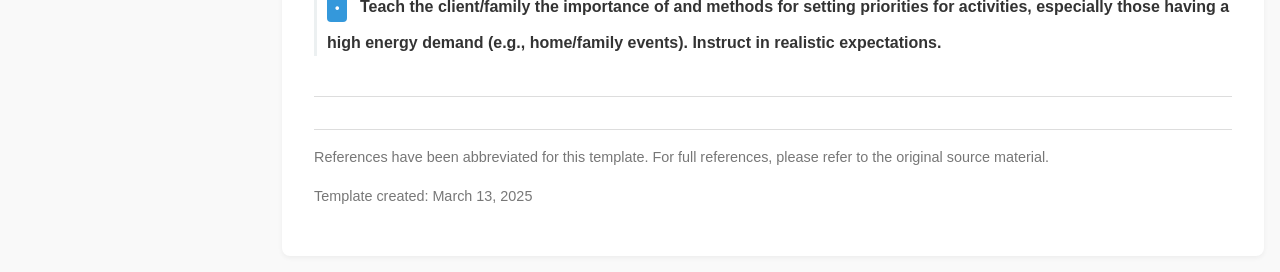
<file: nursing-diagnosis/Decreased-activity-intolerance.html>
<!DOCTYPE html>
<html lang="en">
<head>
    <meta charset="UTF-8">
    <meta name="viewport" content="width=device-width, initial-scale=1.0">
    <title>Nursing Diagnosis - Activity Intolerance</title>
    <link rel="stylesheet" href="diagnosis.css">
</head>
<body>
    <header style="background-color: #3498db">
        <h1 style="color: white;">Nursing Diagnosis Library</h1>
    </header>
    
    <div class="container">
        <aside class="sidebar">
            <input type="text" class="search-box" placeholder="Search diagnoses...">
            
            <h3>Nursing Diagnoses</h3>
            
            <div class="taxonomy-container">
                <!-- Domain filter dropdown -->
                <select id="domain-filter" class="taxonomy-filter">
                    <option value="all">All Domains</option>
                    <option value="domain1">Domain 1: Health Promotion</option>
                    <option value="domain2">Domain 2: Nutrition</option>
                    <option value="domain3">Domain 3: Elimination and Exchange</option>
                    <option value="domain4" selected>Domain 4: Activity/Rest</option>
                    <option value="domain5">Domain 5: Perception/Cognition</option>
                    <option value="domain6">Domain 6: Self-Perception</option>
                    <option value="domain7">Domain 7: Role Relationship</option>
                    <option value="domain8">Domain 8: Sexuality</option>
                    <option value="domain9">Domain 9: Coping/Stress Tolerance</option>
                    <option value="domain10">Domain 10: Life Principles</option>
                    <option value="domain11">Domain 11: Safety/Protection</option>
                    <option value="domain12">Domain 12: Comfort</option>
                    <option value="domain13">Domain 13: Growth/Development</option>
                </select>
                
                <!-- Class filter dropdown -->
                <select id="class-filter" class="taxonomy-filter">
                    <option value="all">All Classes</option>
                    <option value="class1">Class 1: Sleep/Rest</option>
                    <option value="class2" selected>Class 2: Activity/Exercise</option>
                    <option value="class3">Class 3: Energy Balance</option>
                    <option value="class4">Class 4: Cardiovascular/Pulmonary Responses</option>
                    <option value="class5">Class 5: Self-Care</option>
                </select>
            </div>
            
            <div class="diagnosis-container">
                <!-- Domain 1: Health Promotion -->
                <div class="domain-group" id="domain1">
                    <div class="class-group" id="domain1-class1">
                        <h4 class="class-title">Health Awareness</h4>
                        <ul class="diagnosis-nav">
                            <li href="Decreased-diversional-activity-engagement.html" data-domain="domain1" data-class="class1">Decreased diversional activity engagement</li>
                            <li href="Readiness-for-enhanced-health-literacy.html" data-domain="domain1" data-class="class1">Readiness for enhanced health literacy</li>
                            <li href="Sedentary-lifestyle.html" data-domain="domain1" data-class="class1">Sedentary lifestyle</li>
                        </ul>
                    </div>
                    <div class="class-group" id="domain1-class2">
                        <h4 class="class-title">Health Management</h4>
                        <ul class="diagnosis-nav">
                            <li href="Risk-for-elopement-attempt.html" data-domain="domain1" data-class="class2">Risk for elopement attempt</li>
                            <li href="Frail-elderly-syndrome.html" data-domain="domain1" data-class="class2">Frail elderly syndrome</li>
                            <li href="Risk-for-frail-elderly-syndrome.html" data-domain="domain1" data-class="class2">Risk for frail elderly syndrome</li>
                            <li href="Readiness-for-enhanced-exercise-engagement.html" data-domain="domain1" data-class="class2">Readiness for enhanced exercise engagement</li>
                            <li href="Deficient-community-health.html" data-domain="domain1" data-class="class2">Deficient community health</li>
                            <li href="Risk-prone-health-behavior.html" data-domain="domain1" data-class="class2">Risk-prone health behavior</li>
                            <li href="Ineffective-health-maintenance-behaviors.html" data-domain="domain1" data-class="class2">Ineffective health maintenance behaviors</li>
                            <li href="Ineffective-health-self-management.html" data-domain="domain1" data-class="class2">Ineffective health self-management</li>
                            <li href="Readiness-for-enhanced-health-self-management.html" data-domain="domain1" data-class="class2">Readiness for enhanced health self-management</li>
                            <li href="Ineffective-family-health-self-management.html" data-domain="domain1" data-class="class2">Ineffective family health self-management</li>
                            <li href="Ineffective-home-maintenance-behaviors.html" data-domain="domain1" data-class="class2">Ineffective home maintenance behaviors</li>
                            <li href="Ineffective-protection.html" data-domain="domain1" data-class="class2">Ineffective protection</li>
                        </ul>
                    </div>
                </div>
                
                <!-- Domain 2: Nutrition -->
                <div class="domain-group" id="domain2">
                    <div class="class-group" id="domain2-class1">
                        <h4 class="class-title">Ingestion</h4>
                        <ul class="diagnosis-nav">
                            <li href="Imbalanced-nutrition.html" data-domain="domain2" data-class="class1">Imbalanced nutrition: less than body requirements</li>
                            <li href="Readiness-for-enhanced-nutrition.html" data-domain="domain2" data-class="class1">Readiness for enhanced nutrition</li>
                            <li href="Insufficient-breast-milk-production.html" data-domain="domain2" data-class="class1">Insufficient breast milk production</li>
                            <li href="Ineffective-breastfeeding.html" data-domain="domain2" data-class="class1">Ineffective breastfeeding</li>
                            <li href="Obesity.html" data-domain="domain2" data-class="class1">Obesity</li>
                            <li href="Overweight.html" data-domain="domain2" data-class="class1">Overweight</li>
                            <li href="Impaired-swallowing.html" data-domain="domain2" data-class="class1">Impaired swallowing</li>
                        </ul>
                    </div>
                    <div class="class-group" id="domain2-class2">
                        <h4 class="class-title">Digestion</h4>
                        <ul class="diagnosis-nav">
                            <li class="empty-class">This class does not currently contain any diagnoses</li>
                        </ul>
                    </div>
                    <div class="class-group" id="domain2-class3">
                        <h4 class="class-title">Absorption</h4>
                        <ul class="diagnosis-nav">
                            <li class="empty-class">This class does not currently contain any diagnoses</li>
                        </ul>
                    </div>
                    <div class="class-group" id="domain2-class4">
                        <h4 class="class-title">Metabolism</h4>
                        <ul class="diagnosis-nav">
                            <li href="Risk-for-unstable-blood-glucose-level.html" data-domain="domain2" data-class="class4">Risk for unstable blood glucose level</li>
                            <li href="Neonatal-hyperbilirubinemia.html" data-domain="domain2" data-class="class4">Neonatal hyperbilirubinemia</li>
                            <li href="Risk-for-impaired-liver-function.html" data-domain="domain2" data-class="class4">Risk for impaired liver function</li>
                            <li href="Risk-for-metabolic-syndrome.html" data-domain="domain2" data-class="class4">Risk for metabolic syndrome</li>
                        </ul>
                    </div>
                    <div class="class-group" id="domain2-class5">
                        <h4 class="class-title">Hydration</h4>
                        <ul class="diagnosis-nav">
                            <li href="Risk-for-electrolyte-imbalance.html" data-domain="domain2" data-class="class5">Risk for electrolyte imbalance</li>
                            <li href="Risk-for-imbalanced-fluid-volume.html" data-domain="domain2" data-class="class5">Risk for imbalanced fluid volume</li>
                            <li href="Deficient-fluid-volume.html" data-domain="domain2" data-class="class5">Deficient fluid volume</li>
                            <li href="Excess-fluid-volume.html" data-domain="domain2" data-class="class5">Excess fluid volume</li>
                        </ul>
                    </div>
                </div>
                
                <!-- Domain 3: Elimination and Exchange -->
                <div class="domain-group" id="domain3">
                    <div class="class-group" id="domain3-class1">
                        <h4 class="class-title">Urinary Function</h4>
                        <ul class="diagnosis-nav">
                            <li href="Disability-associated-urinary-incontinence.html" data-domain="domain3" data-class="class1">Disability-associated urinary incontinence</li>
                            <li href="Impaired-urinary-elimination.html" data-domain="domain3" data-class="class1">Impaired urinary elimination</li>
                            <li href="Stress-urinary-incontinence.html" data-domain="domain3" data-class="class1">Stress urinary incontinence</li>
                            <li href="Urge-urinary-incontinence.html" data-domain="domain3" data-class="class1">Urge urinary incontinence</li>
                            <li href="Urinary-retention.html" data-domain="domain3" data-class="class1">Urinary retention</li>
                        </ul>
                    </div>
                    <div class="class-group" id="domain3-class2">
                        <h4 class="class-title">Gastrointestinal Function</h4>
                        <ul class="diagnosis-nav">
                            <li href="Constipation.html" data-domain="domain3" data-class="class2">Constipation</li>
                            <li href="Risk-for-constipation.html" data-domain="domain3" data-class="class2">Risk for constipation</li>
                            <li href="Chronic-functional-constipation.html" data-domain="domain3" data-class="class2">Chronic functional constipation</li>
                            <li href="Impaired-bowel-continence.html" data-domain="domain3" data-class="class2">Impaired bowel continence</li>
                            <li href="Diarrhea.html" data-domain="domain3" data-class="class2">Diarrhea</li>
                            <li href="Dysfunctional-gastrointestinal-motility.html" data-domain="domain3" data-class="class2">Dysfunctional gastrointestinal motility</li>
                        </ul>
                    </div>
                    <div class="class-group" id="domain3-class3">
                        <h4 class="class-title">Integumentary Function</h4>
                        <ul class="diagnosis-nav">
                            <li class="empty-class">This class does not currently contain any diagnoses</li>
                        </ul>
                    </div>
                    <div class="class-group" id="domain3-class4">
                        <h4 class="class-title">Respiratory Function</h4>
                        <ul class="diagnosis-nav">
                            <li href="Impaired-gas-exchange.html" data-domain="domain3" data-class="class4">Impaired gas exchange</li>
                        </ul>
                    </div>
                </div>
                
                <!-- Domain 4: Activity/Rest -->
                <div class="domain-group" id="domain4">
                    <div class="class-group" id="domain4-class1">
                        <h4 class="class-title">Sleep/Rest</h4>
                        <ul class="diagnosis-nav">
                            <li href="Insomnia.html" data-domain="domain4" data-class="class1">Insomnia</li>
                            <li href="Sleep-deprivation.html" data-domain="domain4" data-class="class1">Sleep deprivation</li>
                            <li href="Readiness-for-enhanced-sleep.html" data-domain="domain4" data-class="class1">Readiness for enhanced sleep</li>
                            <li href="Disturbed-sleep-pattern.html" data-domain="domain4" data-class="class1">Disturbed sleep pattern</li>
                        </ul>
                    </div>
                    <div class="class-group" id="domain4-class2">
                        <h4 class="class-title">Activity/Exercise</h4>
                        <ul class="diagnosis-nav">
                            <li href="Decreased-activity-tolerance.html" data-domain="domain4" data-class="class2">Decreased activity tolerance</li>
                            <li href="Risk-for-disuse-syndrome.html" data-domain="domain4" data-class="class2">Risk for disuse syndrome</li>
                            <li href="Impaired-physical-mobility.html" data-domain="domain4" data-class="class2">Impaired physical mobility</li>
                            <li href="Impaired-wheelchair-mobility.html" data-domain="domain4" data-class="class2">Impaired wheelchair mobility</li>
                            <li href="Impaired-standing.html" data-domain="domain4" data-class="class2">Impaired standing</li>
                            <li href="Impaired-walking.html" data-domain="domain4" data-class="class2">Impaired walking</li>
                        </ul>
                    </div>
                    <div class="class-group" id="domain4-class3">
                        <h4 class="class-title">Energy Balance</h4>
                        <ul class="diagnosis-nav">
                            <li href="Imbalanced-energy-field.html" data-domain="domain4" data-class="class3">Imbalanced energy field</li>
                            <li href="Fatigue.html" data-domain="domain4" data-class="class3">Fatigue</li>
                            <li href="Wandering.html" data-domain="domain4" data-class="class3">Wandering</li>
                        </ul>
                    </div>
                    <div class="class-group" id="domain4-class4">
                        <h4 class="class-title">Cardiovascular/Pulmonary Responses</h4>
                        <ul class="diagnosis-nav">
                            <li href="Ineffective-breathing-pattern.html" data-domain="domain4" data-class="class4">Ineffective breathing pattern</li>
                            <li href="Decreased-cardiac-output.html" data-domain="domain4" data-class="class4">Decreased cardiac output</li>
                            <li href="Risk-for-impaired-cardiovascular-function.html" data-domain="domain4" data-class="class4">Risk for impaired cardiovascular function</li>
                            <li href="Risk-for-ineffective-peripheral-tissue-perfusion.html" data-domain="domain4" data-class="class4">Risk for ineffective peripheral tissue perfusion</li>
                            <li href="Dysfunctional-ventilatory-weaning-response.html" data-domain="domain4" data-class="class4">Dysfunctional ventilatory weaning response</li>
                        </ul>
                    </div>
                    <div class="class-group" id="domain4-class5">
                        <h4 class="class-title">Self-Care</h4>
                        <ul class="diagnosis-nav">
                            <li href="Bathing-self-care-deficit.html" data-domain="domain4" data-class="class5">Bathing self-care deficit</li>
                            <li href="Dressing-self-care-deficit.html" data-domain="domain4" data-class="class5">Dressing self-care deficit</li>
                            <li href="Feeding-self-care-deficit.html" data-domain="domain4" data-class="class5">Feeding self-care deficit</li>
                            <li href="Toileting-self-care-deficit.html" data-domain="domain4" data-class="class5">Toileting self-care deficit</li>
                            <li href="Self-neglect.html" data-domain="domain4" data-class="class5">Self-neglect</li>
                        </ul>
                    </div>
                </div>
                
                <!-- Domain 5: Perception/Cognition -->
                <div class="domain-group" id="domain5">
                    <div class="class-group" id="domain5-class1">
                        <h4 class="class-title">Attention</h4>
                        <ul class="diagnosis-nav">
                            <li href="Unilateral-neglect.html" data-domain="domain5" data-class="class1">Unilateral neglect</li>
                        </ul>
                    </div>
                    <div class="class-group" id="domain5-class2">
                        <h4 class="class-title">Orientation</h4>
                        <ul class="diagnosis-nav">
                            <li class="empty-class">This class does not currently contain any diagnoses</li>
                        </ul>
                    </div>
                    <div class="class-group" id="domain5-class3">
                        <h4 class="class-title">Sensation/Perception</h4>
                        <ul class="diagnosis-nav">
                            <li class="empty-class">This class does not currently contain any diagnoses</li>
                        </ul>
                    </div>
                    <div class="class-group" id="domain5-class4">
                        <h4 class="class-title">Cognition</h4>
                        <ul class="diagnosis-nav">
                            <li href="Acute-confusion.html" data-domain="domain5" data-class="class4">Acute confusion</li>
                            <li href="Chronic-confusion.html" data-domain="domain5" data-class="class4">Chronic confusion</li>
                            <li href="Ineffective-impulse-control.html" data-domain="domain5" data-class="class4">Ineffective impulse control</li>
                            <li href="Deficient-knowledge.html" data-domain="domain5" data-class="class4">Deficient knowledge</li>
                            <li href="Impaired-memory.html" data-domain="domain5" data-class="class4">Impaired memory</li>
                            <li href="Disturbed-thought-process.html" data-domain="domain5" data-class="class4">Disturbed thought process</li>
                        </ul>
                    </div>
                    <div class="class-group" id="domain5-class5">
                        <h4 class="class-title">Communication</h4>
                        <ul class="diagnosis-nav">
                            <li href="Readiness-for-enhanced-communication.html" data-domain="domain5" data-class="class5">Readiness for enhanced communication</li>
                            <li href="Impaired-verbal-communication.html" data-domain="domain5" data-class="class5">Impaired verbal communication</li>
                        </ul>
                    </div>
                </div>
                
                <!-- Domain 6: Self-Perception -->
                <div class="domain-group" id="domain6">
                    <div class="class-group" id="domain6-class1">
                        <h4 class="class-title">Self-Concept</h4>
                        <ul class="diagnosis-nav">
                            <li href="Hopelessness.html" data-domain="domain6" data-class="class1">Hopelessness</li>
                            <li href="Readiness-for-enhanced-hope.html" data-domain="domain6" data-class="class1">Readiness for enhanced hope</li>
                            <li href="Risk-for-compromised-human-dignity.html" data-domain="domain6" data-class="class1">Risk for compromised human dignity</li>
                            <li href="Disturbed-personal-identity.html" data-domain="domain6" data-class="class1">Disturbed personal identity</li>
                            <li href="Readiness-for-enhanced-self-concept.html" data-domain="domain6" data-class="class1">Readiness for enhanced self-concept</li>
                        </ul>
                    </div>
                    <div class="class-group" id="domain6-class2">
                        <h4 class="class-title">Self-Esteem</h4>
                        <ul class="diagnosis-nav">
                            <li href="Chronic-low-self-esteem.html" data-domain="domain6" data-class="class2">Chronic low self-esteem</li>
                            <li href="Situational-low-self-esteem.html" data-domain="domain6" data-class="class2">Situational low self-esteem</li>
                            <li href="Risk-for-situational-low-self-esteem.html" data-domain="domain6" data-class="class2">Risk for situational low self-esteem</li>
                        </ul>
                    </div>
                    <div class="class-group" id="domain6-class3">
                        <h4 class="class-title">Body Image</h4>
                        <ul class="diagnosis-nav">
                            <li href="Disturbed-body-image.html" data-domain="domain6" data-class="class3">Disturbed body image</li>
                        </ul>
                    </div>
                </div>
                
                <!-- Domain 7: Role Relationship -->
                <div class="domain-group" id="domain7">
                    <div class="class-group" id="domain7-class1">
                        <h4 class="class-title">Caregiving Roles</h4>
                        <ul class="diagnosis-nav">
                            <li href="Impaired-parenting.html" data-domain="domain7" data-class="class1">Impaired parenting</li>
                            <li href="Risk-for-impaired-parenting.html" data-domain="domain7" data-class="class1">Risk for impaired parenting</li>
                            <li href="Readiness-for-enhanced-parenting.html" data-domain="domain7" data-class="class1">Readiness for enhanced parenting</li>
                            <li href="Caregiver-role-strain.html" data-domain="domain7" data-class="class1">Caregiver role strain</li>
                        </ul>
                    </div>
                    <div class="class-group" id="domain7-class2">
                        <h4 class="class-title">Family Relationships</h4>
                        <ul class="diagnosis-nav">
                            <li href="Risk-for-impaired-attachment.html" data-domain="domain7" data-class="class2">Risk for impaired attachment</li>
                            <li href="Disturbed-family-identity-syndrome.html" data-domain="domain7" data-class="class2">Disturbed family identity syndrome</li>
                            <li href="Dysfunctional-family-processes.html" data-domain="domain7" data-class="class2">Dysfunctional family processes</li>
                            <li href="Interrupted-family-processes.html" data-domain="domain7" data-class="class2">Interrupted family processes</li>
                        </ul>
                    </div>
                    <div class="class-group" id="domain7-class3">
                        <h4 class="class-title">Role Performance</h4>
                        <ul class="diagnosis-nav">
                            <li href="Ineffective-relationship.html" data-domain="domain7" data-class="class3">Ineffective relationship</li>
                            <li href="Readiness-for-enhanced-relationship.html" data-domain="domain7" data-class="class3">Readiness for enhanced relationship</li>
                            <li href="Parental-role-conflict.html" data-domain="domain7" data-class="class3">Parental role conflict</li>
                            <li href="Ineffective-role-performance.html" data-domain="domain7" data-class="class3">Ineffective role performance</li>
                            <li href="Impaired-social-interaction.html" data-domain="domain7" data-class="class3">Impaired social interaction</li>
                        </ul>
                    </div>
                </div>
                
                <!-- Domain 8: Sexuality -->
                <div class="domain-group" id="domain8">
                    <div class="class-group" id="domain8-class1">
                        <h4 class="class-title">Sexual Identity</h4>
                        <ul class="diagnosis-nav">
                            <li class="empty-class">This class does not currently contain any diagnoses</li>
                        </ul>
                    </div>
                    <div class="class-group" id="domain8-class2">
                        <h4 class="class-title">Sexual Function</h4>
                        <ul class="diagnosis-nav">
                            <li href="Sexual-dysfunction.html" data-domain="domain8" data-class="class2">Sexual dysfunction</li>
                            <li href="Ineffective-sexuality-pattern.html" data-domain="domain8" data-class="class2">Ineffective sexuality pattern</li>
                        </ul>
                    </div>
                    <div class="class-group" id="domain8-class3">
                        <h4 class="class-title">Reproduction</h4>
                        <ul class="diagnosis-nav">
                            <li href="Ineffective-childbearing-process.html" data-domain="domain8" data-class="class3">Ineffective childbearing process</li>
                            <li href="Readiness-for-enhanced-childbearing-process.html" data-domain="domain8" data-class="class3">Readiness for enhanced childbearing process</li>
                            <li href="Risk-for-disturbed-maternal-fetal-dyad.html" data-domain="domain8" data-class="class3">Risk for disturbed maternal-fetal dyad</li>
                        </ul>
                    </div>
                </div>
                
                <!-- Domain 9: Coping/Stress Tolerance -->
                <div class="domain-group" id="domain9">
                    <div class="class-group" id="domain9-class1">
                        <h4 class="class-title">Post-Trauma Responses</h4>
                        <ul class="diagnosis-nav">
                            <li href="Risk-for-complicated-immigration-transition.html" data-domain="domain9" data-class="class1">Risk for complicated immigration transition</li>
                            <li href="Post-trauma-syndrome.html" data-domain="domain9" data-class="class1">Post-trauma syndrome</li>
                            <li href="Rape-trauma-syndrome.html" data-domain="domain9" data-class="class1">Rape-trauma syndrome</li>
                            <li href="Relocation-stress-syndrome.html" data-domain="domain9" data-class="class1">Relocation stress syndrome</li>
                        </ul>
                    </div>
                    <div class="class-group" id="domain9-class2">
                        <h4 class="class-title">Coping Responses</h4>
                        <ul class="diagnosis-nav">
                            <li href="Anxiety.html" data-domain="domain9" data-class="class2">Anxiety</li>
                            <li href="Ineffective-coping.html" data-domain="domain9" data-class="class2">Ineffective coping</li>
                            <li href="Ineffective-community-coping.html" data-domain="domain9" data-class="class2">Ineffective community coping</li>
                            <li href="Compromised-family-coping.html" data-domain="domain9" data-class="class2">Compromised family coping</li>
                            <li href="Death-anxiety.html" data-domain="domain9" data-class="class2">Death anxiety</li>
                            <li href="Fear.html" data-domain="domain9" data-class="class2">Fear</li>
                            <li href="Maladaptive-grieving.html" data-domain="domain9" data-class="class2">Maladaptive grieving</li>
                            <li href="Powerlessness.html" data-domain="domain9" data-class="class2">Powerlessness</li>
                            <li href="Stress-overload.html" data-domain="domain9" data-class="class2">Stress overload</li>
                        </ul>
                    </div>
                    <div class="class-group" id="domain9-class3">
                        <h4 class="class-title">Neurobehavioral Stress</h4>
                        <ul class="diagnosis-nav">
                            <li href="Acute-substance-withdrawal-syndrome.html" data-domain="domain9" data-class="class3">Acute substance withdrawal syndrome</li>
                            <li href="Autonomic-dysreflexia.html" data-domain="domain9" data-class="class3">Autonomic dysreflexia</li>
                            <li href="Neonatal-abstinence-syndrome.html" data-domain="domain9" data-class="class3">Neonatal abstinence syndrome</li>
                            <li href="Disorganized-infant-behavior.html" data-domain="domain9" data-class="class3">Disorganized infant behavior</li>
                        </ul>
                    </div>
                </div>
                
                <!-- Domain 10: Life Principles -->
                <div class="domain-group" id="domain10">
                    <div class="class-group" id="domain10-class1">
                        <h4 class="class-title">Values</h4>
                        <ul class="diagnosis-nav">
                            <li class="empty-class">This class does not currently contain any diagnoses</li>
                        </ul>
                    </div>
                    <div class="class-group" id="domain10-class2">
                        <h4 class="class-title">Beliefs</h4>
                        <ul class="diagnosis-nav">
                            <li href="Readiness-for-enhanced-spiritual-well-being.html" data-domain="domain10" data-class="class2">Readiness for enhanced spiritual well-being</li>
                        </ul>
                    </div>
                    <div class="class-group" id="domain10-class3">
                        <h4 class="class-title">Value/Belief/Action Congruence</h4>
                        <ul class="diagnosis-nav">
                            <li href="Readiness-for-enhanced-decision-making.html" data-domain="domain10" data-class="class3">Readiness for enhanced decision-making</li>
                            <li href="Decisional-conflict.html" data-domain="domain10" data-class="class3">Decisional conflict</li>
                            <li href="Moral-distress.html" data-domain="domain10" data-class="class3">Moral distress</li>
                            <li href="Impaired-religiosity.html" data-domain="domain10" data-class="class3">Impaired religiosity</li>
                            <li href="Spiritual-distress.html" data-domain="domain10" data-class="class3">Spiritual distress</li>
                        </ul>
                    </div>
                </div>
                
                <!-- Domain 11: Safety/Protection -->
                <div class="domain-group" id="domain11">
                    <div class="class-group" id="domain11-class1">
                        <h4 class="class-title">Infection</h4>
                        <ul class="diagnosis-nav">
                            <li href="Risk-for-infection.html" data-domain="domain11" data-class="class1">Risk for infection</li>
                            <li href="Risk-for-surgical-site-infection.html" data-domain="domain11" data-class="class1">Risk for surgical site infection</li>
                        </ul>
                    </div>
                    <div class="class-group" id="domain11-class2">
                        <h4 class="class-title">Physical Injury</h4>
                        <ul class="diagnosis-nav">
                            <li href="Ineffective-airway-clearance.html" data-domain="domain11" data-class="class2">Ineffective airway clearance</li>
                            <li href="Risk-for-aspiration.html" data-domain="domain11" data-class="class2">Risk for aspiration</li>
                            <li href="Risk-for-falls.html" data-domain="domain11" data-class="class2">Risk for falls</li>
                            <li href="Impaired-skin-integrity.html" data-domain="domain11" data-class="class2">Impaired skin integrity</li>
                            <li href="Risk-for-impaired-skin-integrity.html" data-domain="domain11" data-class="class2">Risk for impaired skin integrity</li>
                            <li href="Impaired-tissue-integrity.html" data-domain="domain11" data-class="class2">Impaired tissue integrity</li>
                        </ul>
                    </div>
                    <div class="class-group" id="domain11-class3">
                        <h4 class="class-title">Violence</h4>
                        <ul class="diagnosis-nav">
                            <li href="Risk-for-other-directed-violence.html" data-domain="domain11" data-class="class3">Risk for other-directed violence</li>
                            <li href="Risk-for-self-directed-violence.html" data-domain="domain11" data-class="class3">Risk for self-directed violence</li>
                            <li href="Self-mutilation.html" data-domain="domain11" data-class="class3">Self-mutilation</li>
                            <li href="Risk-for-suicidal-behavior.html" data-domain="domain11" data-class="class3">Risk for suicidal behavior</li>
                        </ul>
                    </div>
                    <div class="class-group" id="domain11-class4">
                        <h4 class="class-title">Environmental Hazards</h4>
                        <ul class="diagnosis-nav">
                            <li href="Contamination.html" data-domain="domain11" data-class="class4">Contamination</li>
                            <li href="Risk-for-contamination.html" data-domain="domain11" data-class="class4">Risk for contamination</li>
                            <li href="Risk-for-poisoning.html" data-domain="domain11" data-class="class4">Risk for poisoning</li>
                        </ul>
                    </div>
                    <div class="class-group" id="domain11-class5">
                        <h4 class="class-title">Defensive Processes</h4>
                        <ul class="diagnosis-nav">
                            <li href="Risk-for-allergy-reaction.html" data-domain="domain11" data-class="class5">Risk for allergy reaction</li>
                            <li href="Risk-for-latex-allergy-reaction.html" data-domain="domain11" data-class="class5">Risk for latex allergy reaction</li>
                        </ul>
                    </div>
                    <div class="class-group" id="domain11-class6">
                        <h4 class="class-title">Thermoregulation</h4>
                        <ul class="diagnosis-nav">
                            <li href="Hyperthermia.html" data-domain="domain11" data-class="class6">Hyperthermia</li>
                            <li href="Hypothermia.html" data-domain="domain11" data-class="class6">Hypothermia</li>
                            <li href="Risk-for-hypothermia.html" data-domain="domain11" data-class="class6">Risk for hypothermia</li>
                            <li href="Ineffective-thermoregulation.html" data-domain="domain11" data-class="class6">Ineffective thermoregulation</li>
                        </ul>
                    </div>
                </div>
                
                <!-- Domain 12: Comfort -->
                <div class="domain-group" id="domain12">
                    <div class="class-group" id="domain12-class1">
                        <h4 class="class-title">Physical Comfort</h4>
                        <ul class="diagnosis-nav">
                            <li href="Acute-pain.html" data-domain="domain12" data-class="class1">Acute Pain</li>
                            <li href="Chronic-pain.html" data-domain="domain12" data-class="class1">Chronic Pain</li>
                            <li href="Chronic-pain-syndrome.html" data-domain="domain12" data-class="class1">Chronic Pain Syndrome</li>
                            <li href="Nausea.html" data-domain="domain12" data-class="class1">Nausea</li>
                            <li href="Physical-impaired-comfort.html" data-domain="domain12" data-class="class1">Impaired Comfort</li>
                            <li href="Labor-pain.html" data-domain="domain12" data-class="class1">Labor Pain</li>
                        </ul>
                    </div>
                    <div class="class-group" id="domain12-class2">
                        <h4 class="class-title">Environmental Comfort</h4>
                        <ul class="diagnosis-nav">
                            <li href="Environmental-impaired-comfort.html" data-domain="domain12" data-class="class2">Impaired Comfort</li>
                            <li href="Readiness-for-enhanced-comfort.html" data-domain="domain12" data-class="class2">Readiness for Enhanced Comfort</li>
                        </ul>
                    </div>
                    <div class="class-group" id="domain12-class3">
                        <h4 class="class-title">Social Comfort</h4>
                        <ul class="diagnosis-nav">
                            <li href="Social-impaired-comfort.html" data-domain="domain12" data-class="class3">Impaired Comfort</li>
                            <li href="Risk-for-loneliness.html" data-domain="domain12" data-class="class3">Risk for Loneliness</li>
                            <li href="Social-isolation.html" data-domain="domain12" data-class="class3">Social Isolation</li>
                        </ul>
                    </div>
                </div>
                
                <!-- Domain 13: Growth/Development -->
                <div class="domain-group" id="domain13">
                    <div class="class-group" id="domain13-class1">
                        <h4 class="class-title">Growth</h4>
                        <ul class="diagnosis-nav">
                            <li class="empty-class">This class does not currently contain any diagnoses</li>
                        </ul>
                    </div>
                    <div class="class-group" id="domain13-class2">
                        <h4 class="class-title">Development</h4>
                        <ul class="diagnosis-nav">
                            <li href="Delayed-child-development.html" data-domain="domain13" data-class="class2">Delayed child development</li>
                            <li href="Risk-for-delayed-child-development.html" data-domain="domain13" data-class="class2">Risk for delayed child development</li>
                            <li href="Delayed-infant-motor-development.html" data-domain="domain13" data-class="class2">Delayed infant motor development</li>
                            <li href="Risk-for-delayed-infant-motor-development.html" data-domain="domain13" data-class="class2">Risk for delayed infant motor development</li>
                        </ul>
                    </div>
                </div>
                
                <!-- Add new diagnosis option -->
                <div class="add-diagnosis-container">
                    <ul class="diagnosis-nav">
                        <li class="add-new">Add new diagnosis...</li>
                    </ul>
                </div>
            </div>
            
            <button class="add-button">+ Add New Diagnosis</button>
            
            <div class="legend" style="margin-top: 20px;">
                <div><span class="tag independent">•</span> Independent</div>
                <div><span class="tag collaborative">!</span> Collaborative</div>
                <div><span class="tag ebn">EBN</span> Evidence-Based Nursing</div>
                <div><span class="tag eb">EB</span> Evidence-Based</div>
            </div>
        </aside>
        
        <main class="main-content">
            <h1>Decreased Activity Tolerance</h1>
            
            <!-- NANDA-I Definition -->
            <div class="section">
                <h2>NANDA-I Definition</h2>
                <p>Insufficient physiological or psychological energy to endure or complete required or desired daily activities</p>
            </div>
            
            <!-- Defining Characteristics -->
            <div class="section">
                <h2>Defining Characteristics</h2>
                <p>Abnormal blood pressure response to activity; abnormal heart rate response to activity; ECG change (e.g., arrhythmia, conduction abnormality, ischemia); exertional discomfort; exertional dyspnea; fatigue; generalized weakness</p>
            </div>
            
            <!-- Related Factors -->
            <div class="section">
                <h2>Related Factors (r/t)</h2>
                <p>Bed rest; generalized weakness; imbalance between oxygen supply/demand; immobility; sedentary lifestyle</p>
            </div>
            
            <!-- NOC Outcomes -->
            <div class="section">
                <h2>NOC (Nursing Outcomes Classification)</h2>
                <h3>Suggested NOC Outcomes</h3>
                <ul>
                    <li>Activity Tolerance</li>
                    <li>Endurance</li>
                    <li>Energy Conservation</li>
                    <li>Self-Care: Instrumental Activities of Daily Living (IADLs)</li>
                </ul>
                
                <h3>Example NOC Outcome</h3>
                <p><strong>Activity Tolerance</strong> as evidenced by the following indicators: Oxygen saturation with activity/Pulse rate with activity/Respiratory rate with activity/Blood pressure with activity/Electrocardiogram findings/Skin color/Walking distance.</p>
                <p>NOTE: Rate the outcome and indicators of Activity Tolerance: 1 = severely compromised, 2 = substantially compromised, 3 = moderately compromised, 4 = mildly compromised, 5 = not compromised</p>
            </div>
            
            <!-- Client Outcomes -->
            <div class="section">
                <h2>Client Outcomes</h2>
                <p>Client Will (Specify Time Frame)</p>
                <ul>
                    <li>Participate in prescribed physical activity with appropriate changes in heart rate, blood pressure, and breathing rate; maintain monitor patterns (rhythm and ST segment) within normal limits</li>
                    <li>State symptoms of adverse effects of exercise and report onset of symptoms immediately</li>
                    <li>Maintain normal skin color; skin is warm and dry with activity</li>
                    <li>Verbalize an understanding of the need to gradually increase activity based on testing, tolerance, and symptoms</li>
                    <li>Demonstrate increased tolerance to activity</li>
                </ul>
            </div>
            
            <!-- NIC Interventions -->
            <div class="section">
                <h2>NIC (Nursing Interventions Classification)</h2>
                <h3>Suggested NIC Interventions</h3>
                <ul>
                    <li>Activity Therapy</li>
                    <li>Energy Management</li>
                    <li>Exercise Therapy: Ambulation</li>
                </ul>
                
                <h3>Example NIC Activities—Energy Management</h3>
                <p>Monitor cardiorespiratory response to activity; Monitor location and nature of discomfort or pain during movement/activity</p>
            </div>
            
            <!-- Nursing Interventions and Rationales -->
            <div class="section">
                <h2>Nursing Interventions and Rationales</h2>
                
                <div class="intervention">
                    <p class="intervention-header"><span class="tag independent">•</span> Determine cause of Activity intolerance (see Related Factors) and determine whether cause is physical, psychological, or motivational.</p>
                    <p class="rationale"><span class="tag eb">QSEN</span>: As nurses we are called upon to assure higher levels of safety and quality for our clients by our governments, professional organizations, and hospital administrations. It is essential that we implement evidence-based nursing care strategies to reduce avoidable errors in care so that clinical outcomes improve (Vollman, 2013).</p>
                </div>
                
                <div class="intervention">
                    <p class="intervention-header"><span class="tag independent">•</span> If mainly on bed rest, minimize cardiovascular deconditioning by positioning the client in an upright position several times daily if possible.</p>
                    <p class="rationale"><span class="tag eb">CEB</span>: With bed rest there is a shift of fluids from the extremities to the thoracic cavity from the loss of gravitational stress. Positioning in an upright position helps maintain optimal fluid distribution and maintain orthostatic tolerance (Perme & Chandrashekar, 2009).</p>
                </div>
                
                <div class="intervention">
                    <p class="intervention-header"><span class="tag independent">•</span> Assess the client daily for appropriateness of activity and bed rest orders. Mobilize the client as soon as possible.</p>
                    <p class="rationale"><span class="tag eb">EB</span>: Mobilization is a cost-effective and simple method of maintaining stable cardiovascular parameters (i.e., blood pressure, heart rate), countering orthostatic intolerance, and reducing the risk of secondary problems in clients during long-term immobilization (Wieser, 2014).</p>
                </div>
                
                <div class="intervention">
                    <p class="intervention-header"><span class="tag independent">•</span> If the client is mostly immobile, consider use of a transfer chair: a chair that becomes a stretcher.</p>
                    <p class="rationale"><span class="tag eb">CEB</span>: Using a transfer chair where the client is pulled onto a flat surface and then seated upright in the chair can help previously immobile clients get out of bed (Perme & Chandrashekar, 2009).</p>
                </div>
                
                <div class="intervention">
                    <p class="intervention-header"><span class="tag independent">•</span> When appropriate, gradually increase activity, allowing the client to assist with positioning, transferring, and self-care as able. Progress the client from sitting in bed to dangling, to standing, to ambulation. Always have the client dangle at the bedside before standing to evaluate for postural hypotension.</p>
                    <p class="rationale"><span class="tag eb">EB</span>: A reduction in plasma volume associated with bed rest impacts the physiological responses of autonomic control of circulation (Dorantes-Mendez et al, 2013).</p>
                </div>
                
                <div class="intervention">
                    <p class="intervention-header"><span class="tag independent">•</span> When getting a client up, observe for symptoms of intolerance such as nausea, pallor, dizziness, visual dimming, and impaired consciousness, as well as changes in vital signs; manual blood pressure monitoring is best.</p>
                    <p class="rationale"><span class="tag ebn">EBN</span>: Automatic devices cannot reliably detect or rule out orthostatic hypotension, indicating that nurses need to use manual devices to take accurate postural blood pressures for optimal client care (Dind et al, 2011).</p>
                </div>
                
                <div class="intervention">
                    <p class="intervention-header"><span class="tag independent">•</span> If the client has symptoms of postural hypotension, such as dizziness, lightheadedness, or pallor, take precautions, such as dangling the client and applying leg compression stockings before the client stands.</p>
                    <p class="rationale"><span class="tag eb">EB</span>: Put graduated compression stockings on the client or use lower limb compression bandaging, if ordered, to return blood to the heart and brain. Have the client dangle at the side of the bed with legs hanging over the edge of the bed, flexing and extending the feet several times after sitting up, then standing slowly with someone holding the client. If the client becomes lightheaded or dizzy, return him to bed immediately (Tibaldi et al, 2014).</p>
                </div>
                
                <div class="intervention">
                    <p class="intervention-header"><span class="tag independent">•</span> Monitor and record the client's ability to tolerate activity: note pulse rate, blood pressure, respiratory pattern, dyspnea, use of accessory muscles, and skin color before, during, and after the activity.</p>
                    <p class="rationale">The following are symptoms of intolerance to activity and continuation of activity may result in client harm (Goldman, 2011):</p>
                    <ul>
                        <li>Onset of chest discomfort or pain</li>
                        <li>Dyspnea</li>
                        <li>Palpitations</li>
                        <li>Excessive fatigue</li>
                        <li>Lightheadedness, confusion, ataxia, pallor, cyanosis, nausea, or any peripheral circulatory insufficiency</li>
                        <li>Dysrhythmia</li>
                        <li>Exercise hypotension</li>
                        <li>Excessive rise in blood pressure</li>
                        <li>Inappropriate bradycardia</li>
                        <li>Increased heart rate</li>
                        <li>Decreased oxygen saturation</li>
                    </ul>
                </div>

                <h3>Activity Intolerance Due to Respiratory Disease</h3>
                <div class="special-section">
                    <div class="intervention">
                        <p class="intervention-header"><span class="tag independent">•</span> If the client is able to walk and has chronic obstructive pulmonary disease (COPD), use the traditional 6-minute walk distance to evaluate ability to walk.</p>
                    </div>
                    
                    <div class="intervention">
                        <p class="intervention-header"><span class="tag collaborative">!</span> Ensure that the chronic pulmonary client has oxygen saturation testing with exercise. Use supplemental oxygen to keep oxygen saturation 90% or above or as prescribed with activity.</p>
                        <p class="rationale"><span class="tag eb">EB</span>: Oxygen therapy can improve exercise ability and long-term administration of oxygen can increase survival in clients with COPD (Gold Report, 2012).</p>
                    </div>
                    
                    <div class="intervention">
                        <p class="intervention-header"><span class="tag collaborative">!</span> Refer the COPD client to a pulmonary rehabilitation program.</p>
                        <p class="rationale"><span class="tag eb">EB</span>: Pulmonary rehabilitation is a highly effective and safe intervention to reduce hospital admissions and mortality and to improve health-related quality of life in clients with COPD who have recently suffered an exacerbation (Puhan et al, 2009).</p>
                    </div>
                </div>
                
                <h3>Activity Intolerance Due to Cardiovascular Disease</h3>
                <div class="special-section">
                    <div class="intervention">
                        <p class="intervention-header"><span class="tag independent">•</span> If the client is able to walk and has heart failure, consider use of the 6-minute walk test to determine physical ability.</p>
                    </div>
                    
                    <div class="intervention">
                        <p class="intervention-header"><span class="tag independent">•</span> Allow for periods of rest before and after planned exertion periods such as meals, baths, treatments, and physical activity.</p>
                    </div>
                    
                    <div class="intervention">
                        <p class="intervention-header"><span class="tag collaborative">!</span> Refer to a heart failure program or cardiac rehabilitation program for education, evaluation, and guided support to increase activity and rebuild life.</p>
                        <p class="rationale"><span class="tag eb">EB</span>: Exercise-based cardiac rehabilitation is effective in reducing total and cardiovascular mortality and hospital admissions (Heran et al, 2011).</p>
                    </div>
                </div>
                
                <h3>Pediatric</h3>
                <div class="special-section">
                    <div class="intervention">
                        <p class="intervention-header"><span class="tag independent">•</span> Focus interview questions toward exercise tolerance specifically including any history of asthma exacerbations.</p>
                        <p class="rationale"><span class="tag eb">EB</span>: Cardiopulmonary deconditioning should be considered as an important differential diagnosis for breathlessness among obese adolescents. Some of these children may need pulmonary rehabilitation if difficulty breathing is the perceived reason for not exercising (Shim et al, 2013).</p>
                    </div>
                </div>
                
                <h3>Geriatric</h3>
                <div class="special-section">
                    <div class="intervention">
                        <p class="intervention-header"><span class="tag independent">•</span> Slow the pace of care. Allow the client extra time to carry out physical activities.</p>
                        <p class="rationale">Slow gait in older adults may be related to fear of falling, decreased strength in muscles, reduced balance or visual acuity, knee flexion contractures, and foot pain.</p>
                        <p class="rationale"><span class="tag eb">QSEN</span>: Older patients with chronic cardiac conditions are more vulnerable to falls and injuries. Cardiovascular conditions, prevalent in older people, are also the frequent cause of potentially harmful fall injuries in this group. The need to identify the fall risk-related factors that cluster with arrhythmia and syncope is relevant, in that it will potentially reduce patients' risk for falls and fall injuries (Belita et al, 2013).</p>
                    </div>
                    
                    <div class="intervention">
                        <p class="intervention-header"><span class="tag independent">•</span> Encourage families to help/allow an older client to be independent in whatever activities possible.</p>
                        <p class="rationale"><span class="tag eb">EB</span>: Physical activity and cognitive exercise may improve memory and executive functions in older people with mild cognitive impairment (Teixeira et al, 2012).</p>
                    </div>
                    
                    <div class="intervention">
                        <p class="intervention-header"><span class="tag collaborative">!</span> Initiate ambulation by simply ambulating a patient a few steps from bed to chair, once a health care provider's out-of-bed order is obtained.</p>
                        <p class="rationale"><span class="tag ebn">EBN</span>: Lack of ambulation and deconditioning effects of bed rest are one of the most predictable causes of loss of independent ambulation in hospitalized older persons. Nurses have been identified as the professional most capable of promoting walking independence in the hospital setting (Doherty-King & Bowers, 2013).</p>
                    </div>
                </div>
                
                <h3>Home Care</h3>
                <div class="special-section">
                    <div class="intervention">
                        <p class="intervention-header"><span class="tag collaborative">!</span> Begin discharge planning as soon as possible with the case manager or social worker to assess the need for home support systems and the need for community or home health services.</p>
                        <p class="rationale"><span class="tag eb">EB</span>: Home-based exercise appears more effective in increasing daily ambulatory activity in the community setting than supervised exercise in clients with intermittent claudication (Gardner et al, 2011).</p>
                    </div>
                    
                    <div class="intervention">
                        <p class="intervention-header"><span class="tag collaborative">!</span> Assess the home environment for factors that contribute to decreased activity tolerance such as stairs or distance to the bathroom.</p>
                        <p class="rationale">During hospitalization, clients and families often estimate energy requirements at home inaccurately because the hospital's availability of staff support distorts the level of care that will be needed.</p>
                    </div>
                    
                    <div class="intervention">
                        <p class="intervention-header"><span class="tag independent">•</span> Encourage routine low-level exercise periods such as a daily short walk or chair exercises.</p>
                        <p class="rationale"><span class="tag eb">EB</span>: Older adults participating in low levels of regular exercise can establish and maintain a home-based exercise program that yields immediate and long-term physical and affective benefits (Teri et al, 2011).</p>
                    </div>
                </div>
            </div>
            
            <!-- Client/Family Teaching -->
            <div class="section">
                <h2>Client/Family Teaching and Discharge Planning</h2>
                
                <div class="intervention">
                    <p class="intervention-header"><span class="tag independent">•</span> Instruct the client on techniques for avoiding Activity intolerance, such as controlled breathing techniques.</p>
                </div>
                
                <div class="intervention">
                    <p class="intervention-header"><span class="tag independent">•</span> Teach the client techniques to decrease dizziness from postural hypotension when standing up.</p>
                </div>
                
                <div class="intervention">
                    <p class="intervention-header"><span class="tag independent">•</span> Help client with energy conservation and work simplification techniques in ADLs.</p>
                </div>
                
                <div class="intervention">
                    <p class="intervention-header"><span class="tag independent">•</span> Describe to the client the symptoms of Activity intolerance, including which symptoms to report to the physician.</p>
                </div>
                
                <div class="intervention">
                    <p class="intervention-header"><span class="tag independent">•</span> Explain to the client how to use assistive devices, oxygen, or medications before or during activity.</p>
                </div>
                
                <div class="intervention">
                    <p class="intervention-header"><span class="tag independent">•</span> Help the client set up an activity log to record exercise and exercise tolerance.</p>
                </div>
                
                <div class="intervention">
                    <p class="intervention-header"><span class="tag independent">•</span> Teach the client/family the importance of and methods for setting priorities for activities, especially those having a high energy demand (e.g., home/family events). Instruct in realistic expectations.</p>
                </div>
            </div>
            
            <div class="footnote">
                <p>References have been abbreviated for this template. For full references, please refer to the original source material.</p>
                <p>Template created: March 13, 2025</p>
            </div>
        </main>
    </div>

    <!-- JavaScript file reference -->
    <script src="diagnosis.js"></script>
</body>
</html>
</file>
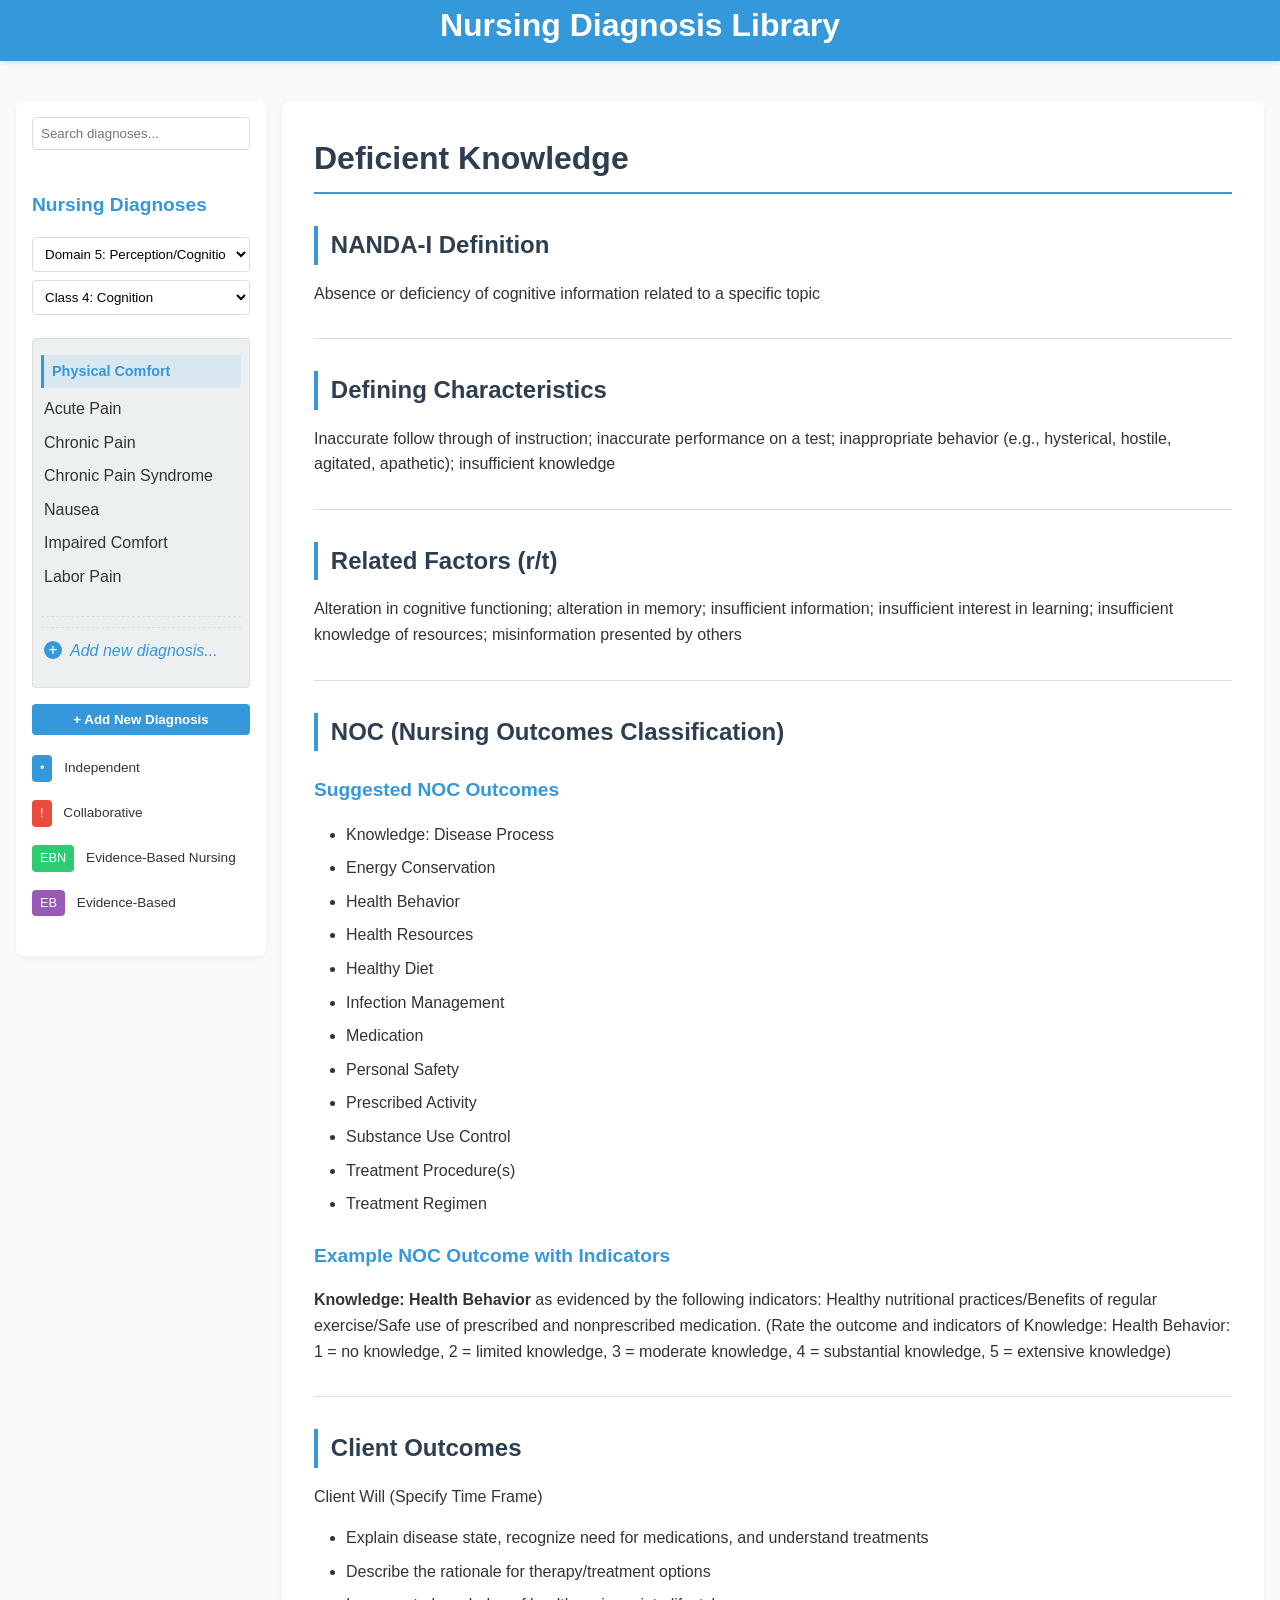
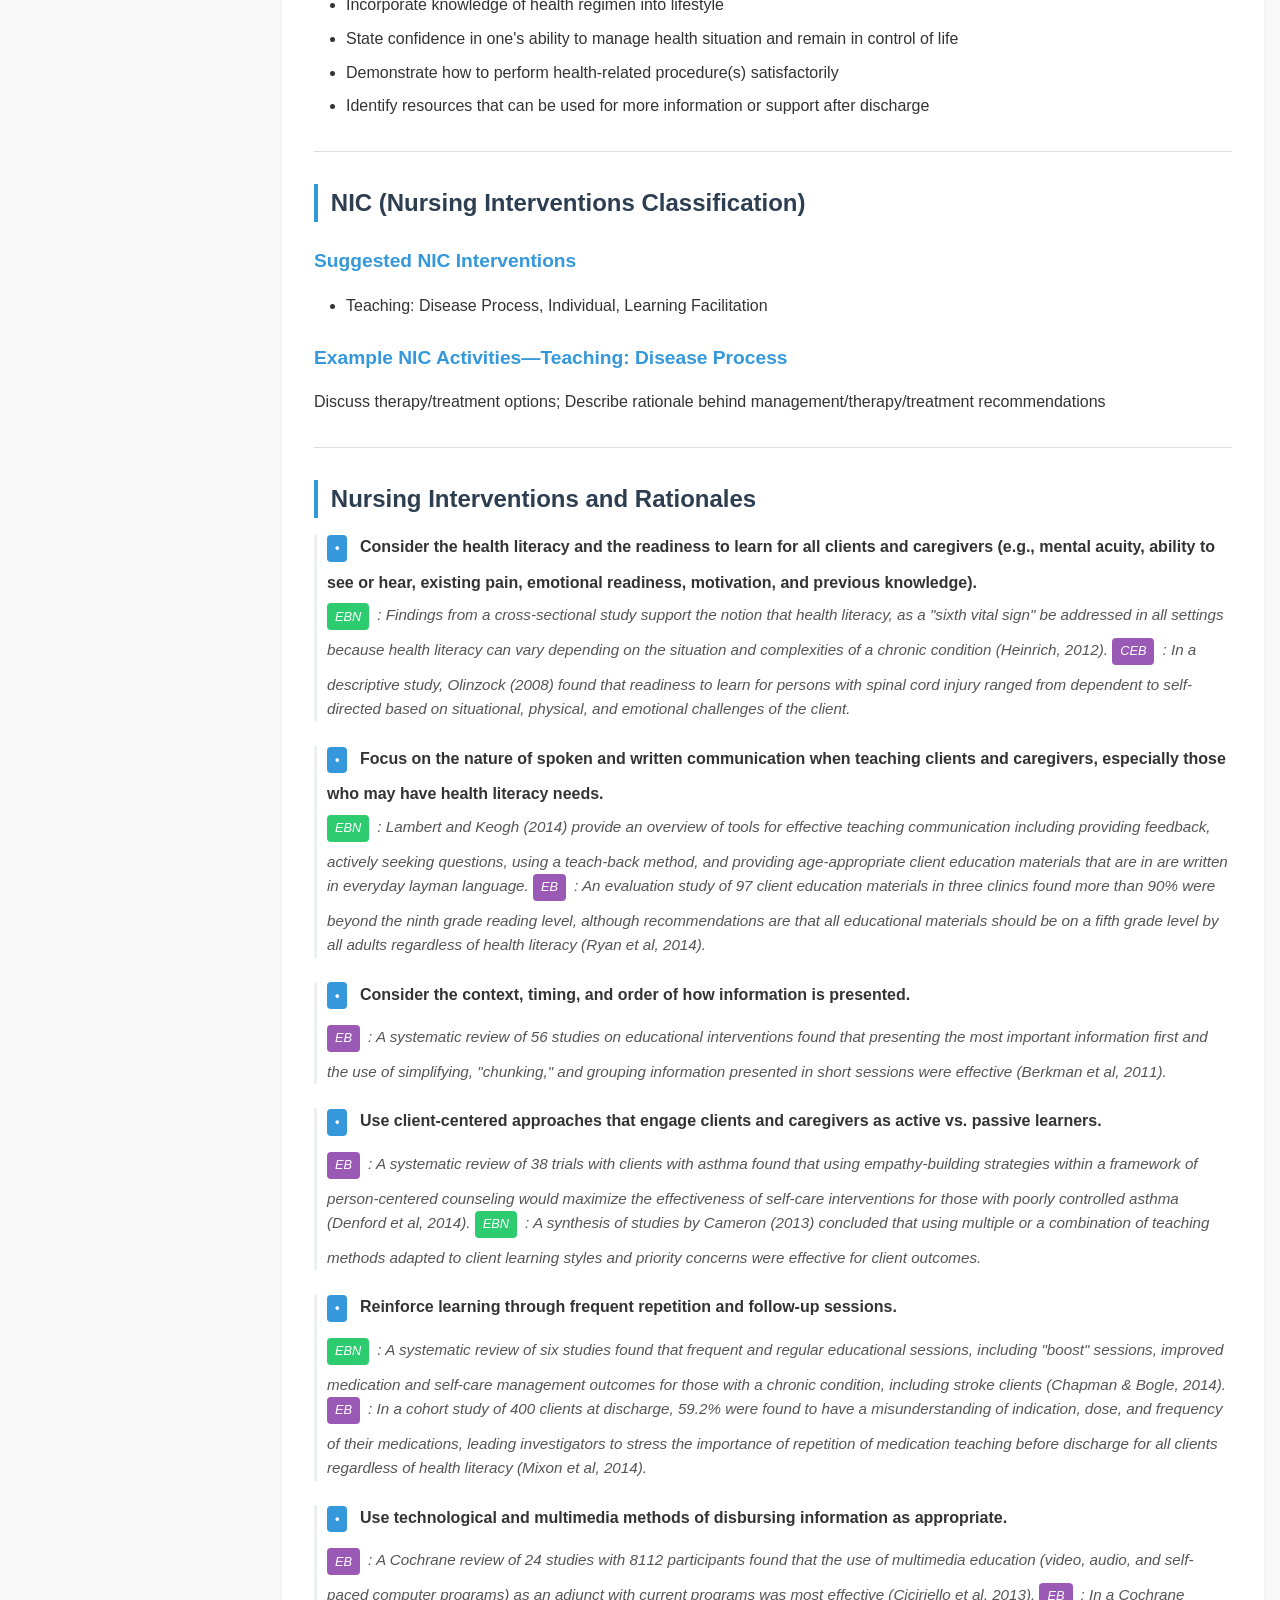
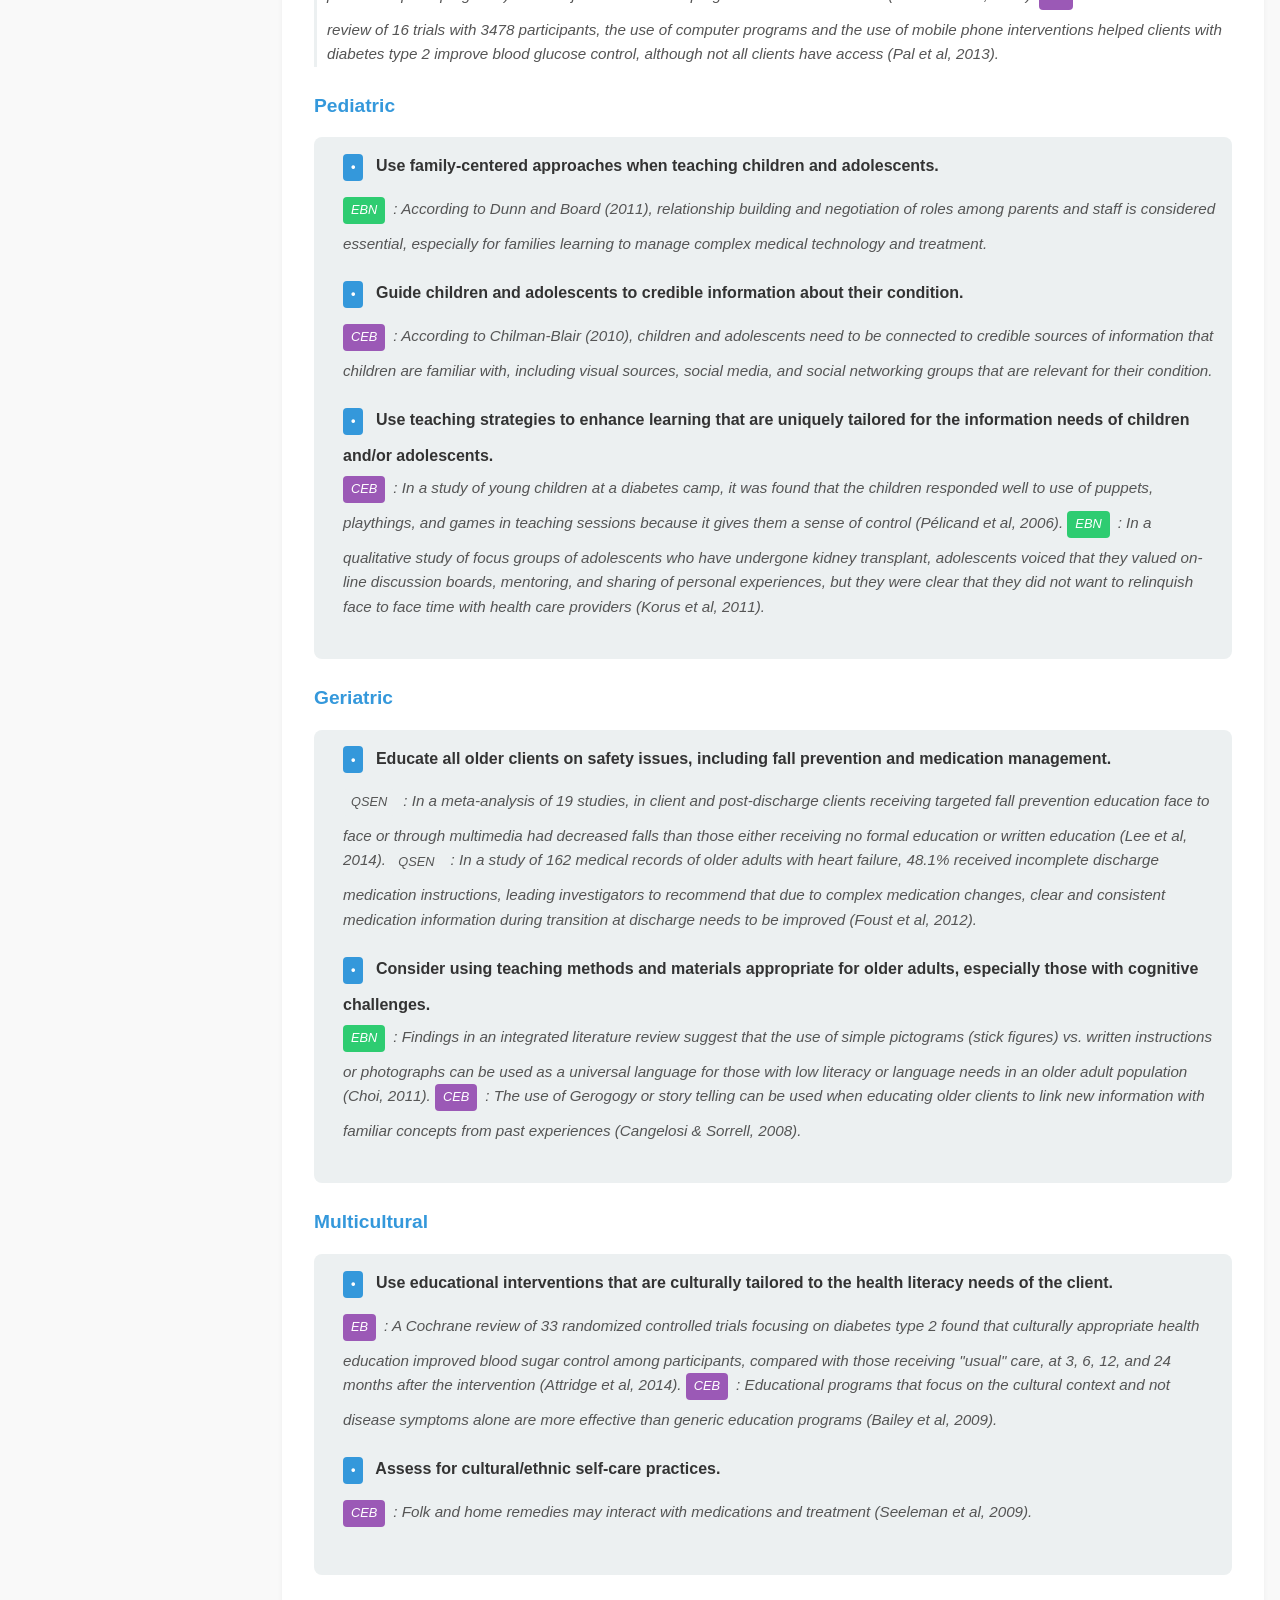
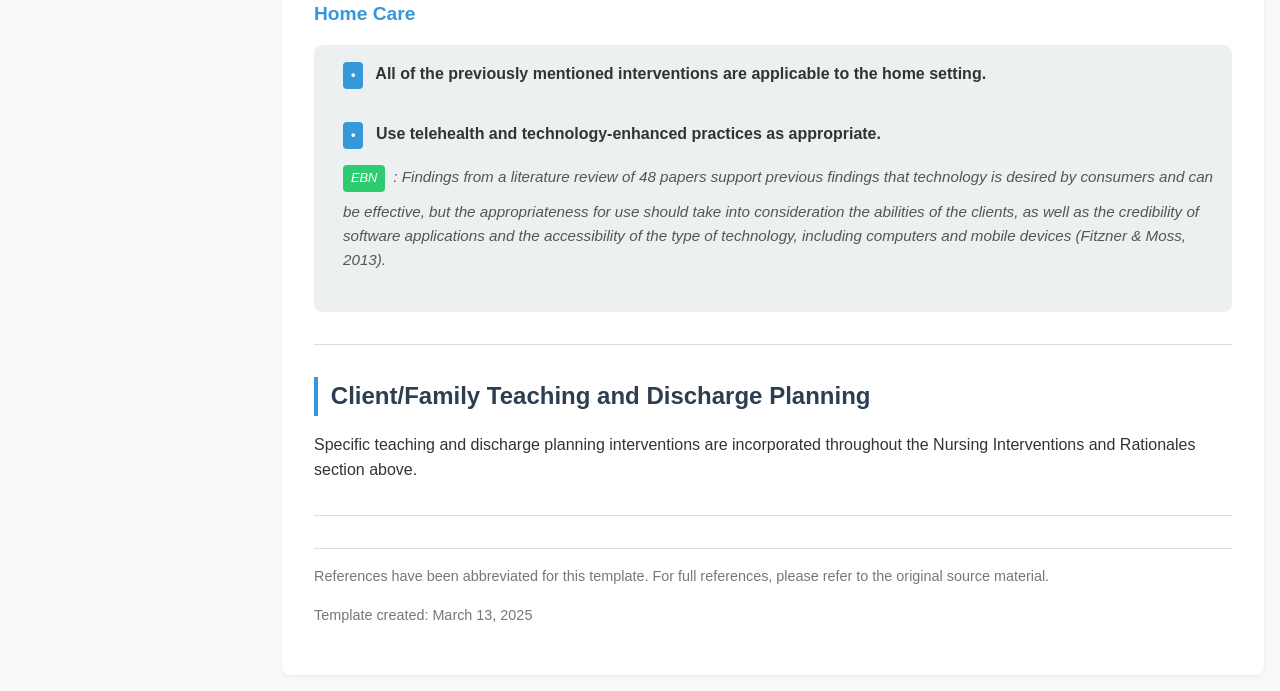
<file: nursing-diagnosis/Deficient-knowledge.html>
<!DOCTYPE html>
<html lang="en">
<head>
    <meta charset="UTF-8">
    <meta name="viewport" content="width=device-width, initial-scale=1.0">
    <title>Nursing Diagnosis - Deficient Knowledge</title>
    <link rel="stylesheet" href="diagnosis.css">
</head>
<body>
    <header style="background-color: #3498db">
        <h1 style="color: white;">Nursing Diagnosis Library</h1>
    </header>
    
    <div class="container">
        <aside class="sidebar">
            <input type="text" class="search-box" placeholder="Search diagnoses...">
            
            <h3>Nursing Diagnoses</h3>
            
            <div class="taxonomy-container">
                <!-- Domain filter dropdown -->
                <select id="domain-filter" class="taxonomy-filter">
                    <option value="all">All Domains</option>
                    <option value="domain1">Domain 1: Health Promotion</option>
                    <option value="domain2">Domain 2: Nutrition</option>
                    <option value="domain3">Domain 3: Elimination and Exchange</option>
                    <option value="domain4">Domain 4: Activity/Rest</option>
                    <option value="domain5" selected>Domain 5: Perception/Cognition</option>
                    <option value="domain6">Domain 6: Self-Perception</option>
                    <option value="domain7">Domain 7: Role Relationship</option>
                    <option value="domain8">Domain 8: Sexuality</option>
                    <option value="domain9">Domain 9: Coping/Stress Tolerance</option>
                    <option value="domain10">Domain 10: Life Principles</option>
                    <option value="domain11">Domain 11: Safety/Protection</option>
                    <option value="domain12">Domain 12: Comfort</option>
                    <option value="domain13">Domain 13: Growth/Development</option>
                </select>
                
                <!-- Class filter dropdown (will be populated based on domain selection) -->
                <select id="class-filter" class="taxonomy-filter">
                    <option value="all">All Classes</option>
                    <option value="class1">Class 1: Attention</option>
                    <option value="class2">Class 2: Orientation</option>
                    <option value="class3">Class 3: Sensation/Perception</option>
                    <option value="class4" selected>Class 4: Cognition</option>
                    <option value="class5">Class 5: Communication</option>
                </select>
            </div>
            
            <div class="diagnosis-container">
                <!-- Domain 1: Health Promotion -->
                <div class="domain-group" id="domain1">
                    <div class="class-group" id="domain1-class1">
                        <h4 class="class-title">Health Awareness</h4>
                        <ul class="diagnosis-nav">
                            <li href="Decreased-diversional-activity-engagement.html" data-domain="domain1" data-class="class1">Decreased diversional activity engagement</li>
                            <li href="Readiness-for-enhanced-health-literacy.html" data-domain="domain1" data-class="class1">Readiness for enhanced health literacy</li>
                            <li href="Sedentary-lifestyle.html" data-domain="domain1" data-class="class1">Sedentary lifestyle</li>
                        </ul>
                    </div>
                    <div class="class-group" id="domain1-class2">
                        <h4 class="class-title">Health Management</h4>
                        <ul class="diagnosis-nav">
                            <li href="Risk-for-elopement-attempt.html" data-domain="domain1" data-class="class2">Risk for elopement attempt</li>
                            <li href="Frail-elderly-syndrome.html" data-domain="domain1" data-class="class2">Frail elderly syndrome</li>
                            <li href="Risk-for-frail-elderly-syndrome.html" data-domain="domain1" data-class="class2">Risk for frail elderly syndrome</li>
                            <li href="Readiness-for-enhanced-exercise-engagement.html" data-domain="domain1" data-class="class2">Readiness for enhanced exercise engagement</li>
                            <li href="Deficient-community-health.html" data-domain="domain1" data-class="class2">Deficient community health</li>
                            <li href="Risk-prone-health-behavior.html" data-domain="domain1" data-class="class2">Risk-prone health behavior</li>
                            <li href="Ineffective-health-maintenance-behaviors.html" data-domain="domain1" data-class="class2">Ineffective health maintenance behaviors</li>
                            <li href="Ineffective-health-self-management.html" data-domain="domain1" data-class="class2">Ineffective health self-management</li>
                            <li href="Readiness-for-enhanced-health-self-management.html" data-domain="domain1" data-class="class2">Readiness for enhanced health self-management</li>
                            <li href="Ineffective-family-health-self-management.html" data-domain="domain1" data-class="class2">Ineffective family health self-management</li>
                            <li href="Ineffective-home-maintenance-behaviors.html" data-domain="domain1" data-class="class2">Ineffective home maintenance behaviors</li>
                            <li href="Ineffective-protection.html" data-domain="domain1" data-class="class2">Ineffective protection</li>
                        </ul>
                    </div>
                </div>
                
                <!-- Domain 2: Nutrition -->
                <div class="domain-group" id="domain2">
                    <div class="class-group" id="domain2-class1">
                        <h4 class="class-title">Ingestion</h4>
                        <ul class="diagnosis-nav">
                            <li href="Imbalanced-nutrition.html" data-domain="domain2" data-class="class1">Imbalanced nutrition: less than body requirements</li>
                            <li href="Readiness-for-enhanced-nutrition.html" data-domain="domain2" data-class="class1">Readiness for enhanced nutrition</li>
                            <li href="Insufficient-breast-milk-production.html" data-domain="domain2" data-class="class1">Insufficient breast milk production</li>
                            <li href="Ineffective-breastfeeding.html" data-domain="domain2" data-class="class1">Ineffective breastfeeding</li>
                            <li href="Obesity.html" data-domain="domain2" data-class="class1">Obesity</li>
                            <li href="Overweight.html" data-domain="domain2" data-class="class1">Overweight</li>
                            <li href="Impaired-swallowing.html" data-domain="domain2" data-class="class1">Impaired swallowing</li>
                        </ul>
                    </div>
                    <div class="class-group" id="domain2-class2">
                        <h4 class="class-title">Digestion</h4>
                        <ul class="diagnosis-nav">
                            <li class="empty-class">This class does not currently contain any diagnoses</li>
                        </ul>
                    </div>
                    <div class="class-group" id="domain2-class3">
                        <h4 class="class-title">Absorption</h4>
                        <ul class="diagnosis-nav">
                            <li class="empty-class">This class does not currently contain any diagnoses</li>
                        </ul>
                    </div>
                    <div class="class-group" id="domain2-class4">
                        <h4 class="class-title">Metabolism</h4>
                        <ul class="diagnosis-nav">
                            <li href="Risk-for-unstable-blood-glucose-level.html" data-domain="domain2" data-class="class4">Risk for unstable blood glucose level</li>
                            <li href="Neonatal-hyperbilirubinemia.html" data-domain="domain2" data-class="class4">Neonatal hyperbilirubinemia</li>
                            <li href="Risk-for-impaired-liver-function.html" data-domain="domain2" data-class="class4">Risk for impaired liver function</li>
                            <li href="Risk-for-metabolic-syndrome.html" data-domain="domain2" data-class="class4">Risk for metabolic syndrome</li>
                        </ul>
                    </div>
                    <div class="class-group" id="domain2-class5">
                        <h4 class="class-title">Hydration</h4>
                        <ul class="diagnosis-nav">
                            <li href="Risk-for-electrolyte-imbalance.html" data-domain="domain2" data-class="class5">Risk for electrolyte imbalance</li>
                            <li href="Risk-for-imbalanced-fluid-volume.html" data-domain="domain2" data-class="class5">Risk for imbalanced fluid volume</li>
                            <li href="Deficient-fluid-volume.html" data-domain="domain2" data-class="class5">Deficient fluid volume</li>
                            <li href="Excess-fluid-volume.html" data-domain="domain2" data-class="class5">Excess fluid volume</li>
                        </ul>
                    </div>
                </div>
                
                <!-- Domain 3: Elimination and Exchange -->
                <div class="domain-group" id="domain3">
                    <div class="class-group" id="domain3-class1">
                        <h4 class="class-title">Urinary Function</h4>
                        <ul class="diagnosis-nav">
                            <li href="Disability-associated-urinary-incontinence.html" data-domain="domain3" data-class="class1">Disability-associated urinary incontinence</li>
                            <li href="Impaired-urinary-elimination.html" data-domain="domain3" data-class="class1">Impaired urinary elimination</li>
                            <li href="Stress-urinary-incontinence.html" data-domain="domain3" data-class="class1">Stress urinary incontinence</li>
                            <li href="Urge-urinary-incontinence.html" data-domain="domain3" data-class="class1">Urge urinary incontinence</li>
                            <li href="Urinary-retention.html" data-domain="domain3" data-class="class1">Urinary retention</li>
                        </ul>
                    </div>
                    <div class="class-group" id="domain3-class2">
                        <h4 class="class-title">Gastrointestinal Function</h4>
                        <ul class="diagnosis-nav">
                            <li href="Constipation.html" data-domain="domain3" data-class="class2">Constipation</li>
                            <li href="Risk-for-constipation.html" data-domain="domain3" data-class="class2">Risk for constipation</li>
                            <li href="Chronic-functional-constipation.html" data-domain="domain3" data-class="class2">Chronic functional constipation</li>
                            <li href="Impaired-bowel-continence.html" data-domain="domain3" data-class="class2">Impaired bowel continence</li>
                            <li href="Diarrhea.html" data-domain="domain3" data-class="class2">Diarrhea</li>
                            <li href="Dysfunctional-gastrointestinal-motility.html" data-domain="domain3" data-class="class2">Dysfunctional gastrointestinal motility</li>
                        </ul>
                    </div>
                    <div class="class-group" id="domain3-class3">
                        <h4 class="class-title">Integumentary Function</h4>
                        <ul class="diagnosis-nav">
                            <li class="empty-class">This class does not currently contain any diagnoses</li>
                        </ul>
                    </div>
                    <div class="class-group" id="domain3-class4">
                        <h4 class="class-title">Respiratory Function</h4>
                        <ul class="diagnosis-nav">
                            <li href="Impaired-gas-exchange.html" data-domain="domain3" data-class="class4">Impaired gas exchange</li>
                        </ul>
                    </div>
                </div>
                
                <!-- Domain 4: Activity/Rest -->
                <div class="domain-group" id="domain4">
                    <div class="class-group" id="domain4-class1">
                        <h4 class="class-title">Sleep/Rest</h4>
                        <ul class="diagnosis-nav">
                            <li href="Insomnia.html" data-domain="domain4" data-class="class1">Insomnia</li>
                            <li href="Sleep-deprivation.html" data-domain="domain4" data-class="class1">Sleep deprivation</li>
                            <li href="Readiness-for-enhanced-sleep.html" data-domain="domain4" data-class="class1">Readiness for enhanced sleep</li>
                            <li href="Disturbed-sleep-pattern.html" data-domain="domain4" data-class="class1">Disturbed sleep pattern</li>
                        </ul>
                    </div>
                    <div class="class-group" id="domain4-class2">
                        <h4 class="class-title">Activity/Exercise</h4>
                        <ul class="diagnosis-nav">
                            <li href="Decreased-activity-tolerance.html" data-domain="domain4" data-class="class2">Decreased activity tolerance</li>
                            <li href="Risk-for-disuse-syndrome.html" data-domain="domain4" data-class="class2">Risk for disuse syndrome</li>
                            <li href="Impaired-physical-mobility.html" data-domain="domain4" data-class="class2">Impaired physical mobility</li>
                            <li href="Impaired-wheelchair-mobility.html" data-domain="domain4" data-class="class2">Impaired wheelchair mobility</li>
                            <li href="Impaired-standing.html" data-domain="domain4" data-class="class2">Impaired standing</li>
                            <li href="Impaired-walking.html" data-domain="domain4" data-class="class2">Impaired walking</li>
                        </ul>
                    </div>
                    <div class="class-group" id="domain4-class3">
                        <h4 class="class-title">Energy Balance</h4>
                        <ul class="diagnosis-nav">
                            <li href="Imbalanced-energy-field.html" data-domain="domain4" data-class="class3">Imbalanced energy field</li>
                            <li href="Fatigue.html" data-domain="domain4" data-class="class3">Fatigue</li>
                            <li href="Wandering.html" data-domain="domain4" data-class="class3">Wandering</li>
                        </ul>
                    </div>
                    <div class="class-group" id="domain4-class4">
                        <h4 class="class-title">Cardiovascular/Pulmonary Responses</h4>
                        <ul class="diagnosis-nav">
                            <li href="Ineffective-breathing-pattern.html" data-domain="domain4" data-class="class4">Ineffective breathing pattern</li>
                            <li href="Decreased-cardiac-output.html" data-domain="domain4" data-class="class4">Decreased cardiac output</li>
                            <li href="Risk-for-impaired-cardiovascular-function.html" data-domain="domain4" data-class="class4">Risk for impaired cardiovascular function</li>
                            <li href="Risk-for-ineffective-peripheral-tissue-perfusion.html" data-domain="domain4" data-class="class4">Risk for ineffective peripheral tissue perfusion</li>
                            <li href="Dysfunctional-ventilatory-weaning-response.html" data-domain="domain4" data-class="class4">Dysfunctional ventilatory weaning response</li>
                        </ul>
                    </div>
                    <div class="class-group" id="domain4-class5">
                        <h4 class="class-title">Self-Care</h4>
                        <ul class="diagnosis-nav">
                            <li href="Bathing-self-care-deficit.html" data-domain="domain4" data-class="class5">Bathing self-care deficit</li>
                            <li href="Dressing-self-care-deficit.html" data-domain="domain4" data-class="class5">Dressing self-care deficit</li>
                            <li href="Feeding-self-care-deficit.html" data-domain="domain4" data-class="class5">Feeding self-care deficit</li>
                            <li href="Toileting-self-care-deficit.html" data-domain="domain4" data-class="class5">Toileting self-care deficit</li>
                            <li href="Self-neglect.html" data-domain="domain4" data-class="class5">Self-neglect</li>
                        </ul>
                    </div>
                </div>
                
                <!-- Domain 5: Perception/Cognition -->
                <div class="domain-group" id="domain5">
                    <div class="class-group" id="domain5-class1">
                        <h4 class="class-title">Attention</h4>
                        <ul class="diagnosis-nav">
                            <li href="Unilateral-neglect.html" data-domain="domain5" data-class="class1">Unilateral neglect</li>
                        </ul>
                    </div>
                    <div class="class-group" id="domain5-class2">
                        <h4 class="class-title">Orientation</h4>
                        <ul class="diagnosis-nav">
                            <li class="empty-class">This class does not currently contain any diagnoses</li>
                        </ul>
                    </div>
                    <div class="class-group" id="domain5-class3">
                        <h4 class="class-title">Sensation/Perception</h4>
                        <ul class="diagnosis-nav">
                            <li class="empty-class">This class does not currently contain any diagnoses</li>
                        </ul>
                    </div>
                    <div class="class-group" id="domain5-class4">
                        <h4 class="class-title">Cognition</h4>
                        <ul class="diagnosis-nav">
                            <li href="Acute-confusion.html" data-domain="domain5" data-class="class4">Acute confusion</li>
                            <li href="Chronic-confusion.html" data-domain="domain5" data-class="class4">Chronic confusion</li>
                            <li href="Ineffective-impulse-control.html" data-domain="domain5" data-class="class4">Ineffective impulse control</li>
                            <li href="Deficient-knowledge.html" data-domain="domain5" data-class="class4">Deficient knowledge</li>
                            <li href="Impaired-memory.html" data-domain="domain5" data-class="class4">Impaired memory</li>
                            <li href="Disturbed-thought-process.html" data-domain="domain5" data-class="class4">Disturbed thought process</li>
                        </ul>
                    </div>
                    <div class="class-group" id="domain5-class5">
                        <h4 class="class-title">Communication</h4>
                        <ul class="diagnosis-nav">
                            <li href="Readiness-for-enhanced-communication.html" data-domain="domain5" data-class="class5">Readiness for enhanced communication</li>
                            <li href="Impaired-verbal-communication.html" data-domain="domain5" data-class="class5">Impaired verbal communication</li>
                        </ul>
                    </div>
                </div>
                
                <!-- Domain 6: Self-Perception -->
                <div class="domain-group" id="domain6">
                    <div class="class-group" id="domain6-class1">
                        <h4 class="class-title">Self-Concept</h4>
                        <ul class="diagnosis-nav">
                            <li href="Hopelessness.html" data-domain="domain6" data-class="class1">Hopelessness</li>
                            <li href="Readiness-for-enhanced-hope.html" data-domain="domain6" data-class="class1">Readiness for enhanced hope</li>
                            <li href="Risk-for-compromised-human-dignity.html" data-domain="domain6" data-class="class1">Risk for compromised human dignity</li>
                            <li href="Disturbed-personal-identity.html" data-domain="domain6" data-class="class1">Disturbed personal identity</li>
                            <li href="Readiness-for-enhanced-self-concept.html" data-domain="domain6" data-class="class1">Readiness for enhanced self-concept</li>
                        </ul>
                    </div>
                    <div class="class-group" id="domain6-class2">
                        <h4 class="class-title">Self-Esteem</h4>
                        <ul class="diagnosis-nav">
                            <li href="Chronic-low-self-esteem.html" data-domain="domain6" data-class="class2">Chronic low self-esteem</li>
                            <li href="Situational-low-self-esteem.html" data-domain="domain6" data-class="class2">Situational low self-esteem</li>
                            <li href="Risk-for-situational-low-self-esteem.html" data-domain="domain6" data-class="class2">Risk for situational low self-esteem</li>
                        </ul>
                    </div>
                    <div class="class-group" id="domain6-class3">
                        <h4 class="class-title">Body Image</h4>
                        <ul class="diagnosis-nav">
                            <li href="Disturbed-body-image.html" data-domain="domain6" data-class="class3">Disturbed body image</li>
                        </ul>
                    </div>
                </div>
                
                <!-- Domain 7: Role Relationship -->
                <div class="domain-group" id="domain7">
                    <div class="class-group" id="domain7-class1">
                        <h4 class="class-title">Caregiving Roles</h4>
                        <ul class="diagnosis-nav">
                            <li href="Impaired-parenting.html" data-domain="domain7" data-class="class1">Impaired parenting</li>
                            <li href="Risk-for-impaired-parenting.html" data-domain="domain7" data-class="class1">Risk for impaired parenting</li>
                            <li href="Readiness-for-enhanced-parenting.html" data-domain="domain7" data-class="class1">Readiness for enhanced parenting</li>
                            <li href="Caregiver-role-strain.html" data-domain="domain7" data-class="class1">Caregiver role strain</li>
                        </ul>
                    </div>
                    <div class="class-group" id="domain7-class2">
                        <h4 class="class-title">Family Relationships</h4>
                        <ul class="diagnosis-nav">
                            <li href="Risk-for-impaired-attachment.html" data-domain="domain7" data-class="class2">Risk for impaired attachment</li>
                            <li href="Disturbed-family-identity-syndrome.html" data-domain="domain7" data-class="class2">Disturbed family identity syndrome</li>
                            <li href="Dysfunctional-family-processes.html" data-domain="domain7" data-class="class2">Dysfunctional family processes</li>
                            <li href="Interrupted-family-processes.html" data-domain="domain7" data-class="class2">Interrupted family processes</li>
                        </ul>
                    </div>
                    <div class="class-group" id="domain7-class3">
                        <h4 class="class-title">Role Performance</h4>
                        <ul class="diagnosis-nav">
                            <li href="Ineffective-relationship.html" data-domain="domain7" data-class="class3">Ineffective relationship</li>
                            <li href="Readiness-for-enhanced-relationship.html" data-domain="domain7" data-class="class3">Readiness for enhanced relationship</li>
                            <li href="Parental-role-conflict.html" data-domain="domain7" data-class="class3">Parental role conflict</li>
                            <li href="Ineffective-role-performance.html" data-domain="domain7" data-class="class3">Ineffective role performance</li>
                            <li href="Impaired-social-interaction.html" data-domain="domain7" data-class="class3">Impaired social interaction</li>
                        </ul>
                    </div>
                </div>
                
                <!-- Domain 8: Sexuality -->
                <div class="domain-group" id="domain8">
                    <div class="class-group" id="domain8-class1">
                        <h4 class="class-title">Sexual Identity</h4>
                        <ul class="diagnosis-nav">
                            <li class="empty-class">This class does not currently contain any diagnoses</li>
                        </ul>
                    </div>
                    <div class="class-group" id="domain8-class2">
                        <h4 class="class-title">Sexual Function</h4>
                        <ul class="diagnosis-nav">
                            <li href="Sexual-dysfunction.html" data-domain="domain8" data-class="class2">Sexual dysfunction</li>
                            <li href="Ineffective-sexuality-pattern.html" data-domain="domain8" data-class="class2">Ineffective sexuality pattern</li>
                        </ul>
                    </div>
                    <div class="class-group" id="domain8-class3">
                        <h4 class="class-title">Reproduction</h4>
                        <ul class="diagnosis-nav">
                            <li href="Ineffective-childbearing-process.html" data-domain="domain8" data-class="class3">Ineffective childbearing process</li>
                            <li href="Readiness-for-enhanced-childbearing-process.html" data-domain="domain8" data-class="class3">Readiness for enhanced childbearing process</li>
                            <li href="Risk-for-disturbed-maternal-fetal-dyad.html" data-domain="domain8" data-class="class3">Risk for disturbed maternal-fetal dyad</li>
                        </ul>
                    </div>
                </div>
                
                <!-- Domain 9: Coping/Stress Tolerance -->
                <div class="domain-group" id="domain9">
                    <div class="class-group" id="domain9-class1">
                        <h4 class="class-title">Post-Trauma Responses</h4>
                        <ul class="diagnosis-nav">
                            <li href="Risk-for-complicated-immigration-transition.html" data-domain="domain9" data-class="class1">Risk for complicated immigration transition</li>
                            <li href="Post-trauma-syndrome.html" data-domain="domain9" data-class="class1">Post-trauma syndrome</li>
                            <li href="Rape-trauma-syndrome.html" data-domain="domain9" data-class="class1">Rape-trauma syndrome</li>
                            <li href="Relocation-stress-syndrome.html" data-domain="domain9" data-class="class1">Relocation stress syndrome</li>
                        </ul>
                    </div>
                    <div class="class-group" id="domain9-class2">
                        <h4 class="class-title">Coping Responses</h4>
                        <ul class="diagnosis-nav">
                            <li href="Anxiety.html" data-domain="domain9" data-class="class2">Anxiety</li>
                            <li href="Ineffective-coping.html" data-domain="domain9" data-class="class2">Ineffective coping</li>
                            <li href="Ineffective-community-coping.html" data-domain="domain9" data-class="class2">Ineffective community coping</li>
                            <li href="Compromised-family-coping.html" data-domain="domain9" data-class="class2">Compromised family coping</li>
                            <li href="Death-anxiety.html" data-domain="domain9" data-class="class2">Death anxiety</li>
                            <li href="Fear.html" data-domain="domain9" data-class="class2">Fear</li>
                            <li href="Maladaptive-grieving.html" data-domain="domain9" data-class="class2">Maladaptive grieving</li>
                            <li href="Powerlessness.html" data-domain="domain9" data-class="class2">Powerlessness</li>
                            <li href="Stress-overload.html" data-domain="domain9" data-class="class2">Stress overload</li>
                        </ul>
                    </div>
                    <div class="class-group" id="domain9-class3">
                        <h4 class="class-title">Neurobehavioral Stress</h4>
                        <ul class="diagnosis-nav">
                            <li href="Acute-substance-withdrawal-syndrome.html" data-domain="domain9" data-class="class3">Acute substance withdrawal syndrome</li>
                            <li href="Autonomic-dysreflexia.html" data-domain="domain9" data-class="class3">Autonomic dysreflexia</li>
                            <li href="Neonatal-abstinence-syndrome.html" data-domain="domain9" data-class="class3">Neonatal abstinence syndrome</li>
                            <li href="Disorganized-infant-behavior.html" data-domain="domain9" data-class="class3">Disorganized infant behavior</li>
                        </ul>
                    </div>
                </div>
                
                <!-- Domain 10: Life Principles -->
                <div class="domain-group" id="domain10">
                    <div class="class-group" id="domain10-class1">
                        <h4 class="class-title">Values</h4>
                        <ul class="diagnosis-nav">
                            <li class="empty-class">This class does not currently contain any diagnoses</li>
                        </ul>
                    </div>
                    <div class="class-group" id="domain10-class2">
                        <h4 class="class-title">Beliefs</h4>
                        <ul class="diagnosis-nav">
                            <li href="Readiness-for-enhanced-spiritual-well-being.html" data-domain="domain10" data-class="class2">Readiness for enhanced spiritual well-being</li>
                        </ul>
                    </div>
                    <div class="class-group" id="domain10-class3">
                        <h4 class="class-title">Value/Belief/Action Congruence</h4>
                        <ul class="diagnosis-nav">
                            <li href="Readiness-for-enhanced-decision-making.html" data-domain="domain10" data-class="class3">Readiness for enhanced decision-making</li>
                            <li href="Decisional-conflict.html" data-domain="domain10" data-class="class3">Decisional conflict</li>
                            <li href="Moral-distress.html" data-domain="domain10" data-class="class3">Moral distress</li>
                            <li href="Impaired-religiosity.html" data-domain="domain10" data-class="class3">Impaired religiosity</li>
                            <li href="Spiritual-distress.html" data-domain="domain10" data-class="class3">Spiritual distress</li>
                        </ul>
                    </div>
                </div>
                
                <!-- Domain 11: Safety/Protection -->
                <div class="domain-group" id="domain11">
                    <div class="class-group" id="domain11-class1">
                        <h4 class="class-title">Infection</h4>
                        <ul class="diagnosis-nav">
                            <li href="Risk-for-infection.html" data-domain="domain11" data-class="class1">Risk for infection</li>
                            <li href="Risk-for-surgical-site-infection.html" data-domain="domain11" data-class="class1">Risk for surgical site infection</li>
                        </ul>
                    </div>
                    <div class="class-group" id="domain11-class2">
                        <h4 class="class-title">Physical Injury</h4>
                        <ul class="diagnosis-nav">
                            <li href="Ineffective-airway-clearance.html" data-domain="domain11" data-class="class2">Ineffective airway clearance</li>
                            <li href="Risk-for-aspiration.html" data-domain="domain11" data-class="class2">Risk for aspiration</li>
                            <li href="Risk-for-falls.html" data-domain="domain11" data-class="class2">Risk for falls</li>
                            <li href="Impaired-skin-integrity.html" data-domain="domain11" data-class="class2">Impaired skin integrity</li>
                            <li href="Risk-for-impaired-skin-integrity.html" data-domain="domain11" data-class="class2">Risk for impaired skin integrity</li>
                            <li href="Impaired-tissue-integrity.html" data-domain="domain11" data-class="class2">Impaired tissue integrity</li>
                        </ul>
                    </div>
                    <div class="class-group" id="domain11-class3">
                        <h4 class="class-title">Violence</h4>
                        <ul class="diagnosis-nav">
                            <li href="Risk-for-other-directed-violence.html" data-domain="domain11" data-class="class3">Risk for other-directed violence</li>
                            <li href="Risk-for-self-directed-violence.html" data-domain="domain11" data-class="class3">Risk for self-directed violence</li>
                            <li href="Self-mutilation.html" data-domain="domain11" data-class="class3">Self-mutilation</li>
                            <li href="Risk-for-suicidal-behavior.html" data-domain="domain11" data-class="class3">Risk for suicidal behavior</li>
                        </ul>
                    </div>
                    <div class="class-group" id="domain11-class4">
                        <h4 class="class-title">Environmental Hazards</h4>
                        <ul class="diagnosis-nav">
                            <li href="Contamination.html" data-domain="domain11" data-class="class4">Contamination</li>
                            <li href="Risk-for-contamination.html" data-domain="domain11" data-class="class4">Risk for contamination</li>
                            <li href="Risk-for-poisoning.html" data-domain="domain11" data-class="class4">Risk for poisoning</li>
                        </ul>
                    </div>
                    <div class="class-group" id="domain11-class5">
                        <h4 class="class-title">Defensive Processes</h4>
                        <ul class="diagnosis-nav">
                            <li href="Risk-for-allergy-reaction.html" data-domain="domain11" data-class="class5">Risk for allergy reaction</li>
                            <li href="Risk-for-latex-allergy-reaction.html" data-domain="domain11" data-class="class5">Risk for latex allergy reaction</li>
                        </ul>
                    </div>
                    <div class="class-group" id="domain11-class6">
                        <h4 class="class-title">Thermoregulation</h4>
                        <ul class="diagnosis-nav">
                            <li href="Hyperthermia.html" data-domain="domain11" data-class="class6">Hyperthermia</li>
                            <li href="Hypothermia.html" data-domain="domain11" data-class="class6">Hypothermia</li>
                            <li href="Risk-for-hypothermia.html" data-domain="domain11" data-class="class6">Risk for hypothermia</li>
                            <li href="Ineffective-thermoregulation.html" data-domain="domain11" data-class="class6">Ineffective thermoregulation</li>
                        </ul>
                    </div>
                </div>
                
                <!-- Domain 12: Comfort -->
                <div class="domain-group" id="domain12">
                    <div class="class-group" id="domain12-class1">
                        <h4 class="class-title">Physical Comfort</h4>
                        <ul class="diagnosis-nav">
                            <li href="Acute-pain.html" data-domain="domain12" data-class="class1">Acute Pain</li>
                            <li href="Chronic-pain.html" data-domain="domain12" data-class="class1">Chronic Pain</li>
                            <li href="Chronic-pain-syndrome.html" data-domain="domain12" data-class="class1">Chronic Pain Syndrome</li>
                            <li href="Nausea.html" data-domain="domain12" data-class="class1">Nausea</li>
                            <li href="Physical-impaired-comfort.html" data-domain="domain12" data-class="class1">Impaired Comfort</li>
                            <li href="Labor-pain.html" data-domain="domain12" data-class="class1">Labor Pain</li>
                        </ul>
                    </div>
                    <div class="class-group" id="domain12-class2">
                        <h4 class="class-title">Environmental Comfort</h4>
                        <ul class="diagnosis-nav">
                            <li href="Environmental-impaired-comfort.html" data-domain="domain12" data-class="class2">Impaired Comfort</li>
                            <li href="Readiness-for-enhanced-comfort.html" data-domain="domain12" data-class="class2">Readiness for Enhanced Comfort</li>
                        </ul>
                    </div>
                    <div class="class-group" id="domain12-class3">
                        <h4 class="class-title">Social Comfort</h4>
                        <ul class="diagnosis-nav">
                            <li href="Social-impaired-comfort.html" data-domain="domain12" data-class="class3">Impaired Comfort</li>
                            <li href="Risk-for-loneliness.html" data-domain="domain12" data-class="class3">Risk for Loneliness</li>
                            <li href="Social-isolation.html" data-domain="domain12" data-class="class3">Social Isolation</li>
                        </ul>
                    </div>
                </div>
                
                <!-- Domain 13: Growth/Development -->
                <div class="domain-group" id="domain13">
                    <div class="class-group" id="domain13-class1">
                        <h4 class="class-title">Growth</h4>
                        <ul class="diagnosis-nav">
                            <li class="empty-class">This class does not currently contain any diagnoses</li>
                        </ul>
                    </div>
                    <div class="class-group" id="domain13-class2">
                        <h4 class="class-title">Development</h4>
                        <ul class="diagnosis-nav">
                            <li href="Delayed-child-development.html" data-domain="domain13" data-class="class2">Delayed child development</li>
                            <li href="Risk-for-delayed-child-development.html" data-domain="domain13" data-class="class2">Risk for delayed child development</li>
                            <li href="Delayed-infant-motor-development.html" data-domain="domain13" data-class="class2">Delayed infant motor development</li>
                            <li href="Risk-for-delayed-infant-motor-development.html" data-domain="domain13" data-class="class2">Risk for delayed infant motor development</li>
                        </ul>
                    </div>
                </div>
                
                <!-- Add new diagnosis option -->
                <div class="add-diagnosis-container">
                    <ul class="diagnosis-nav">
                        <li class="add-new">Add new diagnosis...</li>
                    </ul>
                </div>
            </div>
            
            <button class="add-button">+ Add New Diagnosis</button>
            
            <div class="legend" style="margin-top: 20px;">
                <div><span class="tag independent">•</span> Independent</div>
                <div><span class="tag collaborative">!</span> Collaborative</div>
                <div><span class="tag ebn">EBN</span> Evidence-Based Nursing</div>
                <div><span class="tag eb">EB</span> Evidence-Based</div>
            </div>
        </aside>
        
        <main class="main-content">
            <h1>Deficient Knowledge</h1>
            
            <!-- NANDA-I Definition -->
            <div class="section">
                <h2>NANDA-I Definition</h2>
                <p>Absence or deficiency of cognitive information related to a specific topic</p>
            </div>
            
            <!-- Defining Characteristics -->
            <div class="section">
                <h2>Defining Characteristics</h2>
                <p>Inaccurate follow through of instruction; inaccurate performance on a test; inappropriate behavior (e.g., hysterical, hostile, agitated, apathetic); insufficient knowledge</p>
            </div>
            
            <!-- Related Factors -->
            <div class="section">
                <h2>Related Factors (r/t)</h2>
                <p>Alteration in cognitive functioning; alteration in memory; insufficient information; insufficient interest in learning; insufficient knowledge of resources; misinformation presented by others</p>
            </div>
            
            <!-- NOC Outcomes -->
            <div class="section">
                <h2>NOC (Nursing Outcomes Classification)</h2>
                <h3>Suggested NOC Outcomes</h3>
                <ul>
                    <li>Knowledge: Disease Process</li>
                    <li>Energy Conservation</li>
                    <li>Health Behavior</li>
                    <li>Health Resources</li>
                    <li>Healthy Diet</li>
                    <li>Infection Management</li>
                    <li>Medication</li>
                    <li>Personal Safety</li>
                    <li>Prescribed Activity</li>
                    <li>Substance Use Control</li>
                    <li>Treatment Procedure(s)</li>
                    <li>Treatment Regimen</li>
                </ul>
                
                <h3>Example NOC Outcome with Indicators</h3>
                <p><strong>Knowledge: Health Behavior</strong> as evidenced by the following indicators: Healthy nutritional practices/Benefits of regular exercise/Safe use of prescribed and nonprescribed medication. (Rate the outcome and indicators of Knowledge: Health Behavior: 1 = no knowledge, 2 = limited knowledge, 3 = moderate knowledge, 4 = substantial knowledge, 5 = extensive knowledge)</p>
            </div>
            
            <!-- Client Outcomes -->
            <div class="section">
                <h2>Client Outcomes</h2>
                <p>Client Will (Specify Time Frame)</p>
                <ul>
                    <li>Explain disease state, recognize need for medications, and understand treatments</li>
                    <li>Describe the rationale for therapy/treatment options</li>
                    <li>Incorporate knowledge of health regimen into lifestyle</li>
                    <li>State confidence in one's ability to manage health situation and remain in control of life</li>
                    <li>Demonstrate how to perform health-related procedure(s) satisfactorily</li>
                    <li>Identify resources that can be used for more information or support after discharge</li>
                </ul>
            </div>
            
            <!-- NIC Interventions -->
            <div class="section">
                <h2>NIC (Nursing Interventions Classification)</h2>
                <h3>Suggested NIC Interventions</h3>
                <ul>
                    <li>Teaching: Disease Process, Individual, Learning Facilitation</li>
                </ul>
                
                <h3>Example NIC Activities—Teaching: Disease Process</h3>
                <p>Discuss therapy/treatment options; Describe rationale behind management/therapy/treatment recommendations</p>
            </div>
            
            <!-- Nursing Interventions and Rationales -->
            <div class="section">
                <h2>Nursing Interventions and Rationales</h2>
                
                <div class="intervention">
                    <p class="intervention-header"><span class="tag independent">•</span> Consider the health literacy and the readiness to learn for all clients and caregivers (e.g., mental acuity, ability to see or hear, existing pain, emotional readiness, motivation, and previous knowledge).</p>
                    <p class="rationale"><span class="tag ebn">EBN</span>: Findings from a cross-sectional study support the notion that health literacy, as a "sixth vital sign" be addressed in all settings because health literacy can vary depending on the situation and complexities of a chronic condition (Heinrich, 2012). <span class="tag eb">CEB</span>: In a descriptive study, Olinzock (2008) found that readiness to learn for persons with spinal cord injury ranged from dependent to self-directed based on situational, physical, and emotional challenges of the client.</p>
                </div>

                <div class="intervention">
                    <p class="intervention-header"><span class="tag independent">•</span> Focus on the nature of spoken and written communication when teaching clients and caregivers, especially those who may have health literacy needs.</p>
                    <p class="rationale"><span class="tag ebn">EBN</span>: Lambert and Keogh (2014) provide an overview of tools for effective teaching communication including providing feedback, actively seeking questions, using a teach-back method, and providing age-appropriate client education materials that are in are written in everyday layman language. <span class="tag eb">EB</span>: An evaluation study of 97 client education materials in three clinics found more than 90% were beyond the ninth grade reading level, although recommendations are that all educational materials should be on a fifth grade level by all adults regardless of health literacy (Ryan et al, 2014).</p>
                </div>
                
                <div class="intervention">
                    <p class="intervention-header"><span class="tag independent">•</span> Consider the context, timing, and order of how information is presented.</p>
                    <p class="rationale"><span class="tag eb">EB</span>: A systematic review of 56 studies on educational interventions found that presenting the most important information first and the use of simplifying, "chunking," and grouping information presented in short sessions were effective (Berkman et al, 2011).</p>
                </div>
                
                <div class="intervention">
                    <p class="intervention-header"><span class="tag independent">•</span> Use client-centered approaches that engage clients and caregivers as active vs. passive learners.</p>
                    <p class="rationale"><span class="tag eb">EB</span>: A systematic review of 38 trials with clients with asthma found that using empathy-building strategies within a framework of person-centered counseling would maximize the effectiveness of self-care interventions for those with poorly controlled asthma (Denford et al, 2014). <span class="tag ebn">EBN</span>: A synthesis of studies by Cameron (2013) concluded that using multiple or a combination of teaching methods adapted to client learning styles and priority concerns were effective for client outcomes.</p>
                </div>
                
                <div class="intervention">
                    <p class="intervention-header"><span class="tag independent">•</span> Reinforce learning through frequent repetition and follow-up sessions.</p>
                    <p class="rationale"><span class="tag ebn">EBN</span>: A systematic review of six studies found that frequent and regular educational sessions, including "boost" sessions, improved medication and self-care management outcomes for those with a chronic condition, including stroke clients (Chapman & Bogle, 2014). <span class="tag eb">EB</span>: In a cohort study of 400 clients at discharge, 59.2% were found to have a misunderstanding of indication, dose, and frequency of their medications, leading investigators to stress the importance of repetition of medication teaching before discharge for all clients regardless of health literacy (Mixon et al, 2014).</p>
                </div>
                
                <div class="intervention">
                    <p class="intervention-header"><span class="tag independent">•</span> Use technological and multimedia methods of disbursing information as appropriate.</p>
                    <p class="rationale"><span class="tag eb">EB</span>: A Cochrane review of 24 studies with 8112 participants found that the use of multimedia education (video, audio, and self-paced computer programs) as an adjunct with current programs was most effective (Ciciriello et al, 2013). <span class="tag eb">EB</span>: In a Cochrane review of 16 trials with 3478 participants, the use of computer programs and the use of mobile phone interventions helped clients with diabetes type 2 improve blood glucose control, although not all clients have access (Pal et al, 2013).</p>
                </div>
                
                <h3>Pediatric</h3>
                <div class="special-section">
                    <div class="intervention">
                        <p class="intervention-header"><span class="tag independent">•</span> Use family-centered approaches when teaching children and adolescents.</p>
                        <p class="rationale"><span class="tag ebn">EBN</span>: According to Dunn and Board (2011), relationship building and negotiation of roles among parents and staff is considered essential, especially for families learning to manage complex medical technology and treatment.</p>
                    </div>
                    
                    <div class="intervention">
                        <p class="intervention-header"><span class="tag independent">•</span> Guide children and adolescents to credible information about their condition.</p>
                        <p class="rationale"><span class="tag eb">CEB</span>: According to Chilman-Blair (2010), children and adolescents need to be connected to credible sources of information that children are familiar with, including visual sources, social media, and social networking groups that are relevant for their condition.</p>
                    </div>
                    
                    <div class="intervention">
                        <p class="intervention-header"><span class="tag independent">•</span> Use teaching strategies to enhance learning that are uniquely tailored for the information needs of children and/or adolescents.</p>
                        <p class="rationale"><span class="tag eb">CEB</span>: In a study of young children at a diabetes camp, it was found that the children responded well to use of puppets, playthings, and games in teaching sessions because it gives them a sense of control (Pélicand et al, 2006). <span class="tag ebn">EBN</span>: In a qualitative study of focus groups of adolescents who have undergone kidney transplant, adolescents voiced that they valued on-line discussion boards, mentoring, and sharing of personal experiences, but they were clear that they did not want to relinquish face to face time with health care providers (Korus et al, 2011).</p>
                    </div>
                </div>
                
                <h3>Geriatric</h3>
                <div class="special-section">
                    <div class="intervention">
                        <p class="intervention-header"><span class="tag independent">•</span> Educate all older clients on safety issues, including fall prevention and medication management.</p>
                        <p class="rationale"><span class="tag">QSEN</span>: In a meta-analysis of 19 studies, in client and post-discharge clients receiving targeted fall prevention education face to face or through multimedia had decreased falls than those either receiving no formal education or written education (Lee et al, 2014). <span class="tag">QSEN</span>: In a study of 162 medical records of older adults with heart failure, 48.1% received incomplete discharge medication instructions, leading investigators to recommend that due to complex medication changes, clear and consistent medication information during transition at discharge needs to be improved (Foust et al, 2012).</p>
                    </div>
                    
                    <div class="intervention">
                        <p class="intervention-header"><span class="tag independent">•</span> Consider using teaching methods and materials appropriate for older adults, especially those with cognitive challenges.</p>
                        <p class="rationale"><span class="tag ebn">EBN</span>: Findings in an integrated literature review suggest that the use of simple pictograms (stick figures) vs. written instructions or photographs can be used as a universal language for those with low literacy or language needs in an older adult population (Choi, 2011). <span class="tag eb">CEB</span>: The use of Gerogogy or story telling can be used when educating older clients to link new information with familiar concepts from past experiences (Cangelosi & Sorrell, 2008).</p>
                    </div>
                </div>
                
                <h3>Multicultural</h3>
                <div class="special-section">
                    <div class="intervention">
                        <p class="intervention-header"><span class="tag independent">•</span> Use educational interventions that are culturally tailored to the health literacy needs of the client.</p>
                        <p class="rationale"><span class="tag eb">EB</span>: A Cochrane review of 33 randomized controlled trials focusing on diabetes type 2 found that culturally appropriate health education improved blood sugar control among participants, compared with those receiving "usual" care, at 3, 6, 12, and 24 months after the intervention (Attridge et al, 2014). <span class="tag eb">CEB</span>: Educational programs that focus on the cultural context and not disease symptoms alone are more effective than generic education programs (Bailey et al, 2009).</p>
                    </div>
                    
                    <div class="intervention">
                        <p class="intervention-header"><span class="tag independent">•</span> Assess for cultural/ethnic self-care practices.</p>
                        <p class="rationale"><span class="tag eb">CEB</span>: Folk and home remedies may interact with medications and treatment (Seeleman et al, 2009).</p>
                    </div>
                </div>
                
                <h3>Home Care</h3>
                <div class="special-section">
                    <div class="intervention">
                        <p class="intervention-header"><span class="tag independent">•</span> All of the previously mentioned interventions are applicable to the home setting.</p>
                    </div>
                    
                    <div class="intervention">
                        <p class="intervention-header"><span class="tag independent">•</span> Use telehealth and technology-enhanced practices as appropriate.</p>
                        <p class="rationale"><span class="tag ebn">EBN</span>: Findings from a literature review of 48 papers support previous findings that technology is desired by consumers and can be effective, but the appropriateness for use should take into consideration the abilities of the clients, as well as the credibility of software applications and the accessibility of the type of technology, including computers and mobile devices (Fitzner & Moss, 2013).</p>
                    </div>
                </div>
            </div>
            
            <!-- Client/Family Teaching -->
            <div class="section">
                <h2>Client/Family Teaching and Discharge Planning</h2>
                
                <p>Specific teaching and discharge planning interventions are incorporated throughout the Nursing Interventions and Rationales section above.</p>
            </div>
            
            <div class="footnote">
                <p>References have been abbreviated for this template. For full references, please refer to the original source material.</p>
                <p>Template created: March 13, 2025</p>
            </div>
        </main>
    </div>

    <!-- JavaScript file -->
    <script src="diagnosis.js"></script>
</body>
</html>
</file>
<file: css/nursing-timetable.css>
body {
    font-family: 'Microsoft JhengHei', Arial, sans-serif;
    /*padding: 20px;*/
    max-width: 1400px;
    margin: 0 auto;
    background-color: #f9f9f9;
}
h1 {
    color: #2c3e50;
    text-align: center;
    margin-bottom: 20px;
    margin-top: 70px;
}

/* 布局組件 */
.navigation {
    display: flex;
    justify-content: center;
    gap: 20px;
    margin-bottom: 10px;
    background-color: #3498db;
    padding: 20px;
}

.navigation a {
    color: white;
    text-decoration: none;
}

.navigation a:hover {
    text-decoration: underline;
}

.controls {
    display: flex;
    flex-wrap: wrap;
    gap: 20px;
    margin-bottom: 20px;
    align-items: center;
}
.form-group {
    display: flex;
    flex-direction: column;
    gap: 5px;
    margin-right: 10px;
}
label {
    font-weight: 600;
    color: #34495e;
}
input, select {
    padding: 8px;
    border: 1px solid #ddd;
    border-radius: 4px;
    font-size: 14px;
    width: 180px;
}
button {
    background-color: #2980b9;
    color: white;
    border: none;
    border-radius: 4px;
    padding: 8px 15px;
    cursor: pointer;
    font-size: 14px;
    transition: background-color 0.2s;
}
button:hover {
    background-color: #3498db;
}
.timeline-container {
    background-color: white;
    border-radius: 8px;
    box-shadow: 0 1px 6px rgba(0, 0, 0, 0.1);
    padding: 15px;
    overflow-x: auto;
}

/* 班別選擇器 */
.shift-selector {
    display: flex;
    justify-content: center;
    gap: 10px;
    margin-bottom: 20px;
}
.shift-btn {
    background-color: #95a5a6;
    border-radius: 4px;
    padding: 8px 15px;
    font-weight: bold;
}
.shift-btn:hover {
    background-color: #3498db;
}
.shift-btn.active {
    background-color: #3498db;
}

/* 時間表格 */
table {
    width: 100%;
    border-collapse: collapse;
    border: 1px solid #e0e0e0;
}
th, td {
    border: 1px solid #e0e0e0;
    padding: 8px;
    text-align: center;
    height: 40px;
}
th {
    background-color: #f5f5f5;
    font-weight: bold;
    text-align: left;
}
td.bed-number {
    background-color: #f1f8ff;
    font-weight: bold;
    width: 80px;
}


/* 任務樣式 - 更新，使任務可以堆疊顯示，半小時垂直虛線樣式 */
.time-cell {
    position: relative;
    height: 100px; /* 增加高度，容納多個任務 */
    vertical-align: top;
    padding: 0 !important; /* 移除內部間距 */
}

/* 為每個時間單元格添加半小時標記 */
.time-cell::after {
    content: '';
    position: absolute;
    top: 0;
    left: 50%;
    height: 100%;
    border-left: 1px dashed #ccc;
    pointer-events: none;
}

/* 確保不會和其他元素衝突 */
.task {
    z-index: 2;
}


.task {
    position: absolute;
    left: 0;
    padding: 5px;
    color: white;
    border-radius: 8px;
    margin: 2px;
    cursor: pointer;
    font-size: 13px;
    overflow: hidden;
    text-overflow: ellipsis;
    white-space: nowrap;
    box-shadow: 0 1px 3px rgba(0,0,0,0.2);
    z-index: 10;
    height: 20px; /* 固定高度 */
    box-sizing: border-box;
    text-align: center;
    line-height: 12px;
}
.task.exam {
    background-color: #9b59b6;
}
.task.medication {
    background-color: #27ae60;
}
.task.surgery {
    background-color: #2980b9;
}
.task.treatment {
    background-color: #FA8072;
}
.task.other {
    background-color: #f39c12;
}

/* 過濾器 */
/* Toggle 按鈕樣式 */
.toggle-btn {
    padding: 6px 12px;
    border-radius: 4px;
    cursor: pointer;
    font-size: 14px;
    transition: all 0.3s;
    min-width: 70px;
    border: 2px solid;
}

/* 未選中狀態 - 輪廓樣式 */
.toggle-btn:not(.active) {
    background-color: transparent;
    color: inherit;
}

/* 選中狀態 - 填充樣式 */
.toggle-btn.active {
    color: white;
}

/* 各類型按鈕顏色 */
.toggle-btn[data-type="exam"]:not(.active) {
    border-color: #9b59b6;
    color: #9b59b6;
}
.toggle-btn[data-type="exam"].active {
    background-color: #9b59b6;
    border-color: #9b59b6;
}

.toggle-btn[data-type="medication"]:not(.active) {
    border-color: #27ae60;
    color: #27ae60;
}
.toggle-btn[data-type="medication"].active {
    background-color: #27ae60;
    border-color: #27ae60;
}

.toggle-btn[data-type="surgery"]:not(.active) {
    border-color: #2980b9;
    color: #2980b9;
}
.toggle-btn[data-type="surgery"].active {
    background-color: #2980b9;
    border-color: #2980b9;
}

.toggle-btn[data-type="treatment"]:not(.active) {
    border-color: #FA8072;
    color: #FA8072;
}
.toggle-btn[data-type="treatment"].active {
    background-color: #FA8072;
    border-color: #FA8072;
}

.toggle-btn[data-type="other"]:not(.active) {
    border-color: #f39c12;
    color: #f39c12;
}
.toggle-btn[data-type="other"].active {
    background-color: #f39c12;
    border-color: #f39c12;
}

/* 調整 filters 容器 */
.filters {
    display: flex;
    gap: 10px;
    margin: 15px 0;
    flex-wrap: wrap;
    align-items: center;
}

.filter-item {
    display: flex;
    align-items: center;
    gap: 5px;
}
.filter-label {
    padding: 5px 10px;
    border-radius: 4px;
    color: white;
    font-size: 13px;
}

/* 彈出詳情窗 */
.task-details {
    position: absolute;
    background: white;
    border-radius: 8px;
    box-shadow: 0 3px 10px rgba(0,0,0,0.2);
    padding: 15px;
    z-index: 1000;
    min-width: 250px;
    display: none;
}
.task-details h3 {
    margin-top: 0;
    border-bottom: 1px solid #eee;
    padding-bottom: 10px;
}
.detail-row {
    margin: 10px 0;
}
.detail-label {
    font-weight: 600;
    margin-right: 10px;
    color: #34495e;
}
.task-actions {
    display: flex;
    justify-content: space-between;
    margin-top: 15px;
}
.delete-btn {
    background-color: #e74c3c;
}
.delete-btn:hover {
    background-color: #c0392b;
}

/* hover on task to show time */
.task-time-tooltip {
    position: absolute;
    background-color: rgba(52,73,94);
    color: white;
    padding: 10px 15px;
    border-radius: 8px;
    box-shadow: 0 3px 10px rgba(0,0,0,0.2);
    z-index: 200;
    pointer-events: none;
    width: 90%;
    text-align: center;
    font-weight: bold;
    top: 50%;
    left: 50%;
    transform: translate(-50%, -50%);
    display: flex;
    justify-content: center;
    align-items: center;
    height: 80%;
}


/* Fit different device */
@media (max-width: 768px) {
    .controls {
        flex-direction: column;
        align-items: stretch;
    }
    input, select {
        width: 100%;
    }
    .shift-selector {
        flex-direction: column;
    }
}
/* 添加到 nursing-timetable.css 文件中 */

/* 移動端適配樣式補充 */
@media (max-width: 768px) {
    body {
        padding-top: 60px;
    }
    
    h1 {
        margin-top: 70px !important;
        font-size: 1.5rem !important;
    }
    
    /* 優化班別選擇器 */
    .shift-selector {
        display: flex;
        flex-direction: column;
        width: 100%;
    }
    
    .shift-btn {
        margin-bottom: 5px;
        width: 100%;
        padding: 12px;
        font-size: 16px;
    }
    
    /* 優化控制面板 */
    .controls {
        flex-direction: column;
        gap: 10px;
    }
    
    .form-group {
        width: 100%;
        margin-right: 0;
    }
    
    input, select {
        width: 100%;
        padding: 12px 8px;
        font-size: 16px; /* 防止iOS自動縮放 */
    }
    
    /* 優化模板容器 */
    .templates-grid {
        grid-template-columns: 1fr 1fr; /* 一行兩個模板按鈕 */
        gap: 8px;
    }
    
    .template-btn {
        padding: 8px 5px;
    }
    
    .template-name {
        font-size: 14px;
    }
    
    .template-desc {
        font-size: 12px;
    }
    
    /* 優化過濾器 */
    .filters {
        flex-direction: column;
        align-items: stretch;
    }
    
    .filter-item {
        width: 100%;
    }
    
    .toggle-btn {
        width: 100%;
        padding: 10px;
        margin-bottom: 5px;
    }
    
    /* 最後一組按鈕單獨處理 */
    .filters > div:last-child {
        display: flex;
        flex-direction: column;
        gap: 8px;
        margin-top: 10px;
    }
    
    .filters > div:last-child button {
        width: 100%;
        padding: 12px;
    }
    
    /* 時間軸表格適配 */
    .timeline-container {
        overflow-x: auto;
        -webkit-overflow-scrolling: touch;
        padding: 10px 5px;
        margin: 0 -10px; /* 負邊距，讓表格可以橫向滾動超出容器 */
    }
    
    /* 任務詳情彈窗 */
    .task-details {
        position: fixed; /* 改為固定定位 */
        top: 50%;
        left: 50%;
        transform: translate(-50%, -50%);
        width: 90%;
        max-width: 350px;
        z-index: 1001;
    }
    
    /* 模板彈窗 */
    .bed-selector-content {
        width: 90%;
        padding: 15px;
    }
    
    .bed-input-row input {
        font-size: 16px;
        padding: 12px 8px;
    }
    
    /* 確保任務可點擊區域夠大 */
    .task {
        height: 28px;
        line-height: 20px;
        font-size: 14px;
    }
    
    /* 調整時間提示樣式 */
    .task-time-tooltip {
        font-size: 13px;
        width: 95%;
    }
}

/* 特小螢幕特別優化 (如iPhone SE等) */
@media (max-width: 375px) {
    .templates-grid {
        grid-template-columns: 1fr; /* 一行一個模板按鈕 */
    }
    
    .form-group label {
        font-size: 14px;
    }
    
    h1 {
        font-size: 1.2rem !important;
    }
}

/* Current time indicator */
#current-time-indicator {
    position: absolute;
    top: 0;
    bottom: 0;
    z-index: 100;
    pointer-events: none; /* Allow clicking through the indicator */
}
#current-time-indicator .time-label {
    position: absolute;
    top: 0;
    right: 0;
    transform: translateX(50%);
    background-color: #e74c3c;
    color: white;
    padding: 2px 6px;
    border-radius: 4px;
    font-size: 12px;
    font-weight: bold;
    white-space: nowrap;
}
#current-time-indicator .time-line {
    position: absolute;
    top: 20px; /* Start below the time label */
    bottom: 0;
    width: 2px;
    background-color: #e74c3c;
    left: 0;
}
/* Make sure the timeline container has position relative */
.timeline-container {
    position: relative;
    background-color: white;
    border-radius: 8px;
    box-shadow: 0 1px 6px rgba(0, 0, 0, 0.1);
    padding: 15px;
    overflow-x: auto;
}

/*模板樣式*/
.templates-container {
    background-color: #f8f9fa;
    border-radius: 8px;
    padding: 15px;
    margin: 15px 0;
    box-shadow: 0 1px 3px rgba(0,0,0,0.1);
}

.templates-container h3 {
    margin-top: 0;
    margin-bottom: 10px;
    color: #2c3e50;
    font-size: 16px;
}

.templates-grid {
    display: grid;
    grid-template-columns: repeat(auto-fill, minmax(170px, 1fr));
    gap: 10px;
}

.template-btn {
    display: flex;
    flex-direction: column;
    align-items: center;
    padding: 10px;
    border: 1px solid #ddd;
    border-radius: 6px;
    background-color: white;
    cursor: pointer;
    transition: all 0.2s;
}

.template-btn:hover {
    background-color: #f1f8ff;
    border-color: #3498db;
}

.template-name {
    font-weight: bold;
    color: #2c3e50;
    margin-bottom: 4px;
}

.template-desc {
    font-size: 12px;
    color: #7f8c8d;
}

/* 選擇床號彈窗 */
.bed-selector-modal {
    position: fixed;
    top: 0;
    left: 0;
    width: 100%;
    height: 100%;
    background-color: rgba(0,0,0,0.5);
    display: flex;
    align-items: center;
    justify-content: center;
    z-index: 1000;
}

.bed-selector-content {
    background-color: white;
    padding: 20px;
    border-radius: 8px;
    box-shadow: 0 4px 12px rgba(0,0,0,0.2);
    width: 90%;
    max-width: 400px;
}

.bed-selector-content h3 {
    margin-top: 0;
    border-bottom: 1px solid #eee;
    padding-bottom: 10px;
}

.bed-input-row {
    margin-bottom: 15px;
}

.bed-selector-actions {
    display: flex;
    justify-content: flex-end;
    gap: 10px;
    margin-top: 20px;
}
</file>
<file: css/mobile-style.css>
/* mobile-menu.css - 將這個文件保存到您的css目錄 */

/* 導航容器樣式 */
.navigation-container {
    position: fixed;
    top: 0;
    left: 0;
    right: 0;
    z-index: 1000;
    background-color: #3498db;
}

/* 導航樣式 */
.navigation {
    max-width: 1200px;
    margin: 0 auto;
    padding: 15px 20px;
    display: flex;
    justify-content: space-between;
    align-items: center;
}

/* 導航鏈接樣式 */
.nav-links {
    display: flex;
    justify-content: center;
    gap: 20px;
}

/* 導航鏈接內部的鏈接樣式 */
.nav-links a {
    color: white;
    text-decoration: none;
}

.nav-links a:hover {
    text-decoration: underline;
}

/* 漢堡菜單按鈕樣式 */
.nav-toggle {
    display: none;
    flex-direction: column;
    justify-content: space-between;
    width: 30px;
    height: 21px;
    cursor: pointer;
}

.nav-toggle span {
    height: 3px;
    width: 100%;
    background-color: white;
    border-radius: 3px;
    transition: all 0.3s ease;
}

/* 移動端樣式 */
@media (max-width: 768px) {
    body {
        padding-top: 60px;
    }
    
    header h1, .header h1 {
        margin-top: 20px !important;
    }
    
    /* 顯示漢堡菜單按鈕 */
    .nav-toggle {
        display: flex;
    }

    /* 移動端導航鏈接樣式 */
    .nav-links {
        position: absolute;
        top: 100%;
        left: 0;
        right: 0;
        flex-direction: column;
        background-color: #3498db;
        padding: 0;
        gap: 0;
        max-height: 0;
        overflow: hidden;
        opacity: 0;
        visibility: hidden;
        transition: max-height 0.3s ease, opacity 0.3s, visibility 0.3s;
    }

    /* 活動狀態的導航鏈接 */
    .nav-links.active {
        max-height: 500px;
        opacity: 1;
        visibility: visible;
        box-shadow: 0 5px 10px rgba(0, 0, 0, 0.1);
        display: flex;
    }

    /* 導航鏈接中的鏈接樣式 */
    .nav-links a {
        padding: 15px 20px;
        border-top: 1px solid rgba(255, 255, 255, 0.2);
        width: 100%;
        box-sizing: border-box;
        text-align: left;
        display: block;
    }
}
</file>
<file: css/clinical-cheatsheet.css>
body {
    font-family: 'Microsoft JhengHei', Arial, sans-serif;
    margin: 0;
    padding: 0 20px 20px 20px;
    background-color: #f9f9f9;
    padding-top: 60px; /* Added for fixed navigation */
}
.container {
    max-width: 900px;
    margin: 0 auto;
    background-color: white;
    padding: 20px;
    border-radius: 10px;
    box-shadow: 0 0 10px rgba(0,0,0,0.1);
    margin-bottom: 30px;
}
h1, h2 {
    text-align: center;
    color: #2c3e50;
    margin-bottom: 20px;
}
h2 {
    font-size: 20px;
    margin-top: 30px;
}

/* Mobile Navigation Styles */
.navigation-container {
    position: fixed;
    top: 0;
    left: 0;
    right: 0;
    z-index: 1000;
    background-color: #3498db;
}

.navigation {
    max-width: 1200px;
    margin: 0 auto;
    padding: 15px 20px;
    display: flex;
    justify-content: space-between;
    align-items: center;
}

.nav-links {
    display: flex;
    justify-content: center;
    gap: 20px;
}

.nav-links a {
    color: white;
    text-decoration: none;
}

.nav-links a:hover {
    text-decoration: underline;
}

/* Hamburger menu button styles */
.nav-toggle {
    display: none;
    flex-direction: column;
    justify-content: space-between;
    width: 30px;
    height: 21px;
    cursor: pointer;
}

.nav-toggle span {
    height: 3px;
    width: 100%;
    background-color: white;
    border-radius: 3px;
    transition: all 0.3s ease;
}

/* Mobile styles */
@media (max-width: 768px) {
    body {
        padding-top: 60px;
    }
    
    header h1 {
        margin-top: 20px !important;
        font-size: 1.5rem !important;
    }
    
    /* Show hamburger menu button */
    .nav-toggle {
        display: flex;
    }
    
    /* Mobile nav links styles */
    .nav-links {
        position: absolute;
        top: 100%;
        left: 0;
        right: 0;
        flex-direction: column;
        background-color: #3498db;
        padding: 0;
        gap: 0;
        max-height: 0;
        overflow: hidden;
        opacity: 0;
        visibility: hidden;
        transition: max-height 0.3s ease, opacity 0.3s, visibility 0.3s;
    }
    
    /* Active state for nav links */
    .nav-links.active {
        max-height: 500px;
        opacity: 1;
        visibility: visible;
        box-shadow: 0 5px 10px rgba(0, 0, 0, 0.1);
        display: flex;
    }
    
    /* Nav link styles */
    .nav-links a {
        padding: 15px 20px;
        border-top: 1px solid rgba(255, 255, 255, 0.2);
        width: 100%;
        box-sizing: border-box;
        text-align: left;
        display: block;
    }
    
    /* Tab scrolling */
    .tabs {
        display: flex;
        flex-wrap: nowrap;
        overflow-x: auto;
        padding-bottom: 5px;
        -webkit-overflow-scrolling: touch;
        scrollbar-width: none;
    }
    
    .tabs::-webkit-scrollbar {
        display: none;
    }
    
    .tab {
        flex: 0 0 auto;
        white-space: nowrap;
        min-width: 150px;
    }
}

/* Original styles */
.section-divider {
    border-top: 2px solid #ecf0f1;
    margin: 30px 0;
}
.subtitle {
    font-size: 14px;
    text-align: center;
    margin-bottom: 20px;
    color: #7f8c8d;
}
.gcs-table, .muscle-table, .abbrev-table, .vital-table, .pressure-table, .edema-table, .pupil-table {
    width: 100%;
    border-collapse: collapse;
    margin-bottom: 20px;
}
.gcs-table th, .muscle-table th, .abbrev-table th, .vital-table th, .pressure-table th, .edema-table th, .pupil-table th {
    background-color: #3498db;
    color: white;
    padding: 10px;
    text-align: center;
    font-weight: bold;
}
.gcs-table td, .muscle-table td, .abbrev-table td, .vital-table td, .pressure-table td, .edema-table td, .pupil-table td {
    padding: 10px;
    border: 1px solid #ddd;
    vertical-align: middle;
}
.section-header {
    background-color: #ecf0f1;
    font-weight: bold;
}
.radio-container {
    display: flex;
    justify-content: center;
    align-items: center;
}
.score {
    text-align: center;
    font-weight: bold;
}
.result-section {
    margin-top: 20px;
    padding: 15px;
    background-color: #e8f4fd;
    border-radius: 5px;
    text-align: center;
}
.total-score {
    font-size: 24px;
    font-weight: bold;
    color: #2c3e50;
    margin: 10px 0;
}
.interpretation {
    margin-top: 15px;
    padding: 10px;
    border-left: 4px solid #3498db;
    background-color: #f8f9fa;
}
.selected-row {
    background-color: #d5f5e3;
}
.selected-cell {
    background-color: #b8f3d1;
    color: black;
}
.btn-reset {
    display: block;
    margin: 20px auto 0;
    padding: 10px 20px;
    background-color: #3498db;
    color: white;
    border: none;
    border-radius: 5px;
    cursor: pointer;
    font-size: 16px;
}
.btn-reset:hover {
    background-color: #2980b9;
}
.bilingual {
    display: flex;
    justify-content: space-between;
    align-items: center;
}
.chinese {
    font-weight: normal;
}
.english {
    font-style: italic;
    color: #7f8c8d;
    font-size: 0.9em;
}
.score-header {
    width: 60px;
}
.abbrev-table td:first-child {
    font-weight: bold;
    width: 20%;
}
.tabs {
    display: flex;
    flex-wrap: wrap;
    margin-bottom: 20px;
}
.tab {
    flex: 1;
    text-align: center;
    padding: 10px;
    background-color: #ecf0f1;
    cursor: pointer;
    border-radius: 5px;
    border: 1px solid #ddd;
    border-bottom: none;
    min-width: 120px;
}
.tab.active {
    background-color: #3498db;
    color: white;
}
.tab-content {
    display: none;
}
.tab-content.active {
    display: block;
}
@media (max-width: 600px) {
    .container {
        padding: 10px;
        margin-bottom: 15px;
    }
    .gcs-table th, .gcs-table td, .muscle-table th, .muscle-table td, .abbrev-table th, .abbrev-table td, .vital-table th, .vital-table td, .pressure-table th, .pressure-table td, .edema-table th, .edema-table td, .pupil-table th, .pupil-table td {
        padding: 5px;
        font-size: 14px;
    }
    .tabs {
        flex-direction: column;
    }
    .tab {
        flex: none;
        margin-bottom: 2px;
        border-radius: 0;
    }
    .pupil-container {
        flex-direction: column;
        align-items: center;
    }
    
    .result-section {
        padding: 10px;
    }
    
    .btn-reset {
        margin-top: 10px;
        font-size: 14px;
        padding: 8px 12px;
    }
}
.vital-category {
    background-color: #ecf0f1;
    font-weight: bold;
}
.normal-value {
    color: #16a085;
    font-weight: bold;
}
.abnormal-value {
    color: #c0392b;
    font-weight: bold;
}
.stage {
    font-weight: bold;
    text-align: center;
}
.stage-1 {
    background-color: #ffe6e6;
}
.stage-2 {
    background-color: #ffcccc;
}
.stage-3 {
    background-color: #ff9999;
}
.stage-4 {
    background-color: #ff6666;
}
.stage-u {
    background-color: #cc9966;
}
.stage-dti {
    background-color: #9966cc;
    color: white;
}
.braden-category {
    background-color: #ecf0f1;
    font-weight: bold;
    text-align: center;
}
.braden-score {
    width: 40px;
    text-align: center;
}
.braden-header {
    width: 16%;
}

/* New styles for pupil assessment */
.pupil-container {
    display: flex;
    justify-content: center;
    gap: 30px;
    margin: 20px 0;
}
.pupil {
    width: 100px;
    height: 100px;
    border-radius: 50%;
    background-color: #333;
    border: 2px solid #666;
    position: relative;
    display: flex;
    align-items: center;
    justify-content: center;
    margin-bottom: 10px;
}
.pupil-inner {
    background-color: black;
    border-radius: 50%;
    position: absolute;
    top: 50%;
    left: 50%;
    transform: translate(-50%, -50%);
    transition: all 0.3s ease;
}
.pupil-controls {
    text-align: center;
    margin-top: 10px;
}
.pupil-size-label {
    display: block;
    font-weight: bold;
    margin-bottom: 5px;
}
.pupil-side {
    text-align: center;
}
.pupil-reactivity {
    display: flex;
    justify-content: center;
    margin-top: 10px;
}
.pupil-reactivity label {
    margin: 0 5px;
}

/* New styles for edema assessment */
.edema-grade {
    font-weight: bold;
    text-align: center;
}
.edema-grade-1 {
    background-color: #e8f8f5;
}
.edema-grade-2 {
    background-color: #d1f2eb;
}
.edema-grade-3 {
    background-color: #a3e4d7;
}
.edema-grade-4 {
    background-color: #76d7c4;
}
.edema-image {
    text-align: center;
    margin: 20px 0;
}
.edema-circle {
    display: inline-block;
    width: 60px;
    height: 60px;
    border-radius: 50%;
    background-color: #ecf0f1;
    margin: 0 5px;
    position: relative;
    border: 2px solid #bdc3c7;
}
.edema-indent {
    position: absolute;
    background-color: rgba(52, 152, 219, 0.4);
    border-radius: 50%;
    top: 50%;
    left: 50%;
    transform: translate(-50%, -50%);
}
.edema-grade-1 .edema-indent {
    width: 15px;
    height: 15px;
}
.edema-grade-2 .edema-indent {
    width: 25px;
    height: 25px;
}
.edema-grade-3 .edema-indent {
    width: 35px;
    height: 35px;
}
.edema-grade-4 .edema-indent {
    width: 45px;
    height: 45px;
}

/* New styles for pupil size chart */
.pupil-size-chart {
    display: flex;
    justify-content: center;
    flex-wrap: wrap;
    gap: 10px;
    margin: 15px 0;
}
.pupil-example {
    display: flex;
    flex-direction: column;
    align-items: center;
}
.pupil-circle {
    width: 40px;
    height: 40px;
    border-radius: 50%;
    background-color: #333;
    display: flex;
    align-items: center;
    justify-content: center;
    margin-bottom: 5px;
}
.pupil-black {
    background-color: black;
    border-radius: 50%;
}
.size-label {
    font-size: 12px;
    text-align: center;
}

.power-input {
    width: 80px;
    padding: 5px;
    border: 1px solid #ccc;
    border-radius: 5px;
    text-align: center;
    font-size: 16px;
}

.power-input:focus {
    outline: none;
    border-color: #3498db;
    box-shadow: 0 0 5px rgba(52, 152, 219, 0.5);
}

/* 隱藏輸入框上下箭頭 */
.power-input::-webkit-inner-spin-button, 
.power-input::-webkit-outer-spin-button { 
    -webkit-appearance: none; 
    margin: 0; 
}
.power-input {
    appearance: textfield;
}

.special-conditions {
    background-color:  rgb(241, 241, 241);
}

.conditions-grid {
    display: grid;
    grid-template-columns: repeat(2, 1fr);
    gap: 10px;
    margin-top: 10px;
}

.condition-item {
    display: flex;
    align-items: center;
    padding: 5px;
}

.condition-item input[type="checkbox"] {
    margin-right: 8px;
}

@media (max-width: 600px) {
    .conditions-grid {
        grid-template-columns: 1fr;
    }
}
</file>
<file: css/nursing-checklist.css>
body {
    font-family: 'Microsoft JhengHei', Arial, sans-serif;
    margin: 0;
    padding: 20px;
    background-color: #f9f9f9;
    color: #333;
}

h1, h2, h3, h4 {
    color: #2c3e50;
}

.container {
    max-width: 1200px;
    margin: 0 auto;
}

.header {
    display: flex;
    flex-direction: column;
    justify-content: space-between;
    align-items: center;
    margin-bottom: 10px;
    padding-bottom: 10px;
}

.patients-container {
    display: grid;
    grid-template-columns: repeat(auto-fill, minmax(300px, 1fr));
    gap: 20px;
    margin-top: 20px;
}

.patient-card {
    background-color: white;
    border-radius: 8px;
    box-shadow: 0 2px 5px rgba(0, 0, 0, 0.1);
    padding: 15px;
    position: relative;
}

.patient-card h3 {
    margin-top: 0;
    display: flex;
    justify-content: space-between;
}

.patient-info {
    margin-bottom: 15px;
    padding-bottom: 10px;
    border-bottom: 1px solid #e2e8f0;
}

.checklist {
    list-style-type: none;
    padding: 0;
}

.checklist-item {
    display: flex;
    align-items: center;
    padding: 8px 0;
    border-bottom: 1px solid #f0f0f0;
    cursor: pointer; /* 讓整個項目可點擊 */
}

.checklist-item label {
    margin-left: 10px;
    flex-grow: 1;
    cursor: pointer; /* 指標變為可點擊樣式 */
}

.checklist-item input[type="checkbox"] {
    width: 18px;
    height: 18px;
    cursor: pointer;
}

.checklist-item .time {
    font-size: 0.8em;
    color: #718096;
    min-width: 60px;
    text-align: right;
}

.checklist-category {
    margin-top: 15px;
    margin-bottom: 5px;
    font-weight: bold;
    color: #4a5568;
    display: flex;
    justify-content: space-between;
    align-items: center;
}

.add-task-btn {
    font-size: 12px;
    padding: 3px 6px;
    margin-left: 10px;
}

button {
    background-color: #4299e1;
    color: white;
    border: none;
    padding: 8px 15px;
    border-radius: 4px;
    cursor: pointer;
    font-size: 14px;
    transition: background-color 0.3s;
}

button:hover {
    background-color: #3182ce;
}

.completed {
    text-decoration: line-through;
    color: #a0aec0;
}

.delete-btn {
    background-color: #fc8181;
    position: absolute;
    top: 15px;
    right: 15px;
}

.delete-btn:hover {
    background-color: #e53e3e;
}

.add-patient-form {
    background-color: white;
    border-radius: 8px;
    box-shadow: 0 2px 5px rgba(0, 0, 0, 0.1);
    padding: 20px;
    margin-bottom: 20px;
}

.form-group {
    margin-bottom: 15px;
}

.form-group label {
    display: block;
    margin-bottom: 5px;
    font-weight: bold;
}

.form-group input {
    width: 98%;
    padding: 8px;
    border: 1px solid #e2e8f0;
    border-radius: 4px;
}

.add-patient-form button {
    margin-top: 10px;
}

.progress-bar {
    height: 8px;
    background-color: #edf2f7;
    border-radius: 4px;
    margin-top: 15px;
    overflow: hidden;
}

.progress {
    height: 100%;
    background-color: #48bb78;
    transition: width 0.3s ease;
}

.statistics {
    display: flex;
    justify-content: space-between;
    margin-top: 5px;
    font-size: 0.9em;
    color: #718096;
}

.shift-selector {
    margin-bottom: 15px;
}

.shift-btn {
    background-color: #e2e8f0;
    color: #4a5568;
    margin-right: 5px;
}

.shift-btn.active {
    background-color: #4299e1;
    color: white;
}

.task-input-container {
    display: flex;
    margin-top: 5px;
    margin-bottom: 10px;
}

.task-input {
    flex-grow: 1;
    padding: 6px;
    border: 1px solid #e2e8f0;
    border-radius: 4px 0 0 4px;
}

.add-task-confirm {
    border-radius: 0 4px 4px 0;
    padding: 6px 10px;
}


.hidden {
    display: none;
}

/* 收合功能相關樣式 */
.checklist-category-container {
    margin-bottom: 10px;
    border-radius: 4px;
    overflow: hidden;
}

.checklist-category {
    display: flex;
    align-items: center;
    padding: 8px 10px;
    background-color: #f8f9fa;
    border-radius: 4px;
    cursor: pointer;
    transition: background-color 0.2s;
    position: relative;
    border-left: 3px solid var(--primary-color, #3498db);
}

.checklist-category:hover {
    background-color: #e9ecef;
}

.category-toggle-icon {
    font-size: 10px;
    margin-right: 8px;
    color: #495057;
    transition: transform 0.2s;
}

.category-title {
    flex-grow: 1;
    font-weight: 600;
    color: #495057;
}

.category-count {
    margin-right: 10px;
    color: #6c757d;
    font-size: 0.9em;
}

.checklist-items-container {
    padding: 0;
    max-height: 1000px;
    transition: max-height 0.3s ease-in-out;
    overflow: hidden;
}

.checklist-items-container.hidden {
    max-height: 0;
}

/* 確保任務項目列表的樣式保持不變 */
.checklist-items-container .checklist-item {
    margin-left: 10px;
    padding: 8px 10px;
}

/* 添加任務按鈕樣式調整 */
.checklist-category .add-task-btn {
    margin-left: 5px;
    background-color: transparent;
    color: #6c757d;
    padding: 2px 6px;
    font-size: 14px;
    line-height: 1;
    height: 24px;
    width: 24px;
    border-radius: 50%;
    display: flex;
    align-items: center;
    justify-content: center;
}

.checklist-category .add-task-btn:hover {
    background-color: rgba(0, 0, 0, 0.1);
    color: #495057;
}

/* 更新進度條顏色，使其與班別主題一致 */
.progress {
    background-color: var(--progress-bar, #3498db);
}

/* 班別特定模板相關樣式 */
.current-shift-name {
    font-weight: bold;
    color: var(--primary-color);
    display: inline-block;
    background-color: rgba(var(--primary-color-rgb), 0.1);
    padding: 2px 6px;
    border-radius: 4px;
    margin: 0 2px;
}

.template-header {
    margin-bottom: 8px;
    font-size: 14px;
    color: var(--primary-color);
    font-weight: 500;
    display: flex;
    align-items: center;
}

/* 設置shift按鈕顏色變數 */
:root {
    --primary-color-rgb: 52, 152, 219; /* 白班藍色的RGB值 */
}

/* 根據班別更新RGB值 */
.shift-d:root {
    --primary-color-rgb: 52, 152, 219; /* 白班藍色 */
}

.shift-n:root {
    --primary-color-rgb: 230, 126, 34; /* 小夜橙色 */
}

.shift-e:root {
    --primary-color-rgb: 52, 73, 94; /* 大夜深灰色 */
}

/* 模板按鈕排列改進 */
.template-buttons {
    display: flex;
    flex-wrap: wrap;
    gap: 8px;
    margin-top: 5px;
}

.selected-templates {
    margin-top: 10px;
    font-size: 14px;
    color: #718096;
    padding: 5px 0;
}

/* 刪除按鈕統一樣式 */
.delete-task-btn {
    font-size: 12px;
    padding: 2px 6px;
    margin-left: 5px;
    background-color: #DBDBDB;
    color: #555;
    border-radius: 3px;
    transition: all 0.2s ease;
}

.delete-task-btn:hover {
    background-color: #ff6b6b;
    color: white;
}

/* 新增班別特定任務提示 */
.shift-specific-tag {
    font-size: 10px;
    padding: 1px 4px;
    border-radius: 3px;
    margin-left: 5px;
    font-weight: normal;
    color: white;
}

.shift-specific-tag.shift-d {
    background-color: #3498db;
}

.shift-specific-tag.shift-n {
    background-color: #e67e22;
}

.shift-specific-tag.shift-e {
    background-color: #34495e;
}


@media (max-width: 768px) {
    .patients-container {
        grid-template-columns: 1fr;
    }
}

/* 移動端導航樣式 */
@media (max-width: 768px) {
    
    .header {
        margin-top: 80px !important;
    }

    /* 修正頁面頂部適應導航高度 */
    body {
        padding-top: 60px;
    }
}

/* 優化移動端檢查清單樣式 */
@media (max-width: 768px) {
    /* 優化病患卡片 */
    .patient-card {
        padding: 12px;
    }

    /* 增大點擊區域 */
    .checklist-item {
        padding: 12px 0;
        min-height: 44px; /* 蘋果建議的最小點擊區域高度 */
    }

    .checklist-item input[type="checkbox"] {
        width: 24px;
        height: 24px;
        margin-right: 5px;
    }

    /* 增大類別頭部點擊區域 */
    .checklist-category {
        padding: 12px 10px;
        min-height: 44px;
    }

    /* 優化按鈕尺寸 */
    .delete-btn, .add-task-btn, .delete-task-btn {
        min-width: 36px;
        min-height: 36px;
        display: flex;
        align-items: center;
        justify-content: center;
    }

    /* 保持模板按鈕水平排列 */
    .template-buttons {
        display: flex;
        flex-wrap: nowrap;
        overflow-x: auto;
        gap: 6px;
        padding: 5px 0;
        -webkit-overflow-scrolling: touch; /* 提供iOS上更流暢的滾動 */
        scrollbar-width: none; /* 隱藏Firefox滾動條 */
    }
    
    .template-buttons::-webkit-scrollbar {
        display: none; /* 隱藏Chrome/Safari滾動條 */
    }

    .template-btn.small {
        padding: 8px 12px;
        flex: 0 0 auto;
        white-space: nowrap;
        font-size: 14px;
    }
    
    /* 改進表單佈局 */
    .add-patient-form {
        padding: 15px;
    }
    
    .form-group input {
        padding: 12px 8px;
        font-size: 16px; /* 防止iPhone自動縮放 */
    }
    
    /* 優化班別選擇器 */
    .shift-selector {
        width: 100%;
        display: flex;
        justify-content: space-between;
    }
    
    .shift-btn {
        flex: 1;
        padding: 12px 15px;
        font-size: 16px;
    }
}
</file>
<file: css/nursing-clinical-tools.css>
/* basic style */
:root {
    --primary-color: #3498db;
    --primary-dark: #2980b9;
    --secondary-color: #e8f4fc;
    --success-color: #27ae60;
    --warning-color: #f39c12;
    --danger-color: #e74c3c;
    --text-color: #2c3e50;
    --border-color: #ddd;
    --background-color: #f9f9f9;
    --shadow: 0 2px 4px rgba(0,0,0,0.1);
    --border-radius: 4px;
}

body {
    font-family: Arial, sans-serif;
    max-width: 800px;
    margin: 0 auto;
    padding: 20px;
    background-color: var(--background-color);
    line-height: 1.6;
    color: var(--text-color);
}

h1, h2, h3 {
    color: var(--text-color);
    text-align: center;
    margin-bottom: 1rem;
}

/* 布局組件 */
.navigation {
    display: flex;
    justify-content: center;
    gap: 20px;
    margin-bottom: 20px;
}

.navigation a {
    color: var(--primary-color);
    text-decoration: none;
}

.navigation a:hover {
    text-decoration: underline;
}

.date-container {
    display: flex;
    gap: 10px;
    margin-bottom: 10px;
    font-size: 1rem;
}

.date, .day, .time {
    color: black;
}

.time {
    font-weight: bold;
}

/* 標籤頁樣式 */
.tabs {
    display: flex;
    margin-bottom: 20px;
    border-bottom: 1px solid var(--border-color);
}

.tab {
    padding: 10px 20px;
    cursor: pointer;
    background-color: #f8f9fa;
    border: 1px solid var(--border-color);
    border-bottom: none;
    border-radius: 4px 4px 0 0;
    margin-right: 5px;
}

.tab.active {
    background-color: var(--primary-color);
    color: white;
    border-color: var(--primary-color);
}

.calculator-content {
    display: none;
    background-color: white;
    border-radius: 8px;
    padding: 20px;
    box-shadow: var(--shadow);
    margin-bottom: 20px;
}

.calculator-content.active {
    display: block;
}

/* 子標籤頁樣式 */
.sub-tabs {
    display: flex;
    margin-bottom: 15px;
    padding-left: 10px;
}

.sub-tab {
    padding: 8px 15px;
    cursor: pointer;
    background-color: #f0f0f0;
    border: 1px solid #ccc;
    border-radius: var(--border-radius);
    margin-right: 5px;
}

.sub-tab.active {
    background-color: #5dade2;
    color: white;
    border-color: #5dade2;
}

.sub-content {
    display: none;
}

.sub-content.active {
    display: block;
}

/* 表單元素 */
.form-group {
    margin-bottom: 15px;
}

label {
    display: block;
    margin-bottom: 5px;
    font-weight: bold;
}

input, select {
    width: 100%;
    padding: 8px;
    border: 1px solid var(--border-color);
    border-radius: var(--border-radius);
    box-sizing: border-box;
}


.input-checkbox {
    width: auto;
    margin-right: 5px;
}

.input-group {
    display: flex;
    align-items: center;
    gap: 10px;
}

.input-group input, .input-group select {
    flex: 1;
}

.time-input-group {
    display: flex;
    gap: 10px;
}

.time-input-group input {
    width: 50%;
}

button {
    background-color: var(--primary-color);
    color: white;
    border: none;
    padding: 10px 15px;
    border-radius: var(--border-radius);
    cursor: pointer;
    width: 100%;
    font-size: 16px;
    transition: background-color 0.2s;
}

button:hover {
    background-color: var(--primary-dark);
}

/* 結果顯示 */
.result {
    margin-top: 20px;
    padding: 15px;
    background-color: var(--secondary-color);
    border-radius: var(--border-radius);
    display: none;
}

.error {
    color: var(--danger-color);
    display: none;
    margin-top: 10px;
}

.highlight {
    font-weight: bold;
    color: var(--primary-dark);
}

.result-row {
    display: flex;
    justify-content: space-between;
    margin-bottom: 10px;
}

.result-item {
    width: 48%;
}

.result-value {
    font-weight: bold;
    color: var(--text-color);
}

/* 點滴速率計算器 */
.flash-indicator {
    margin-top: 20px;
    text-align: center;
    display: none;
    padding: 20px;
    border: 2px solid #000;
    border-radius: 8px;
}

.flash-circle {
    width: 150px;
    height: 150px;
    border-radius: 50%;
    background-color: var(--primary-color);
    margin: 0 auto 15px;
    transition: background-color 0.1s ease;
}

.flash-circle.active {
    background-color: #d2e2ec;
}

.flash-controls {
    display: flex;
    justify-content: center;
    gap: 10px;
    margin: 15px 0;
}

.flash-controls button {
    width: auto;
    flex: 1;
    max-width: 120px;
}

.flash-info {
    margin: 10px 0;
    font-style: italic;
    color: #7f8c8d;
}

.flash-title {
    font-size: 24px;
    font-weight: bold;
    margin-bottom: 20px;
}

.sound-control {
    display: flex;
    align-items: center;
    justify-content: center;
    gap: 10px;
    margin-top: 15px;
    flex-wrap: wrap;
}

.sound-control label {
    display: inline;
    margin: 0;
}

.volume-control {
    display: flex;
    align-items: center;
    gap: 10px;
    margin-top: 10px;
}

.volume-control label {
    display: inline;
    margin: 0;
    width: 60px;
}

/* 藥物計時器 */
.container {
    display: flex;
    flex-wrap: wrap;
    gap: 20px;
    justify-content: center;
}

.drtm-timer-card {
    background-color: white;
    border-radius: 10px;
    box-shadow: var(--shadow);
    padding: 20px;
    width: 300px;
    margin-bottom: 20px;
    position: relative;
}

.timer-display {
    font-size: 36px;
    text-align: center;
    margin: 15px 0;
    font-weight: bold;
    color: var(--text-color);
}

.timer-controls {
    display: flex;
    justify-content: center;
    gap: 10px;
}

.timer-name {
    width: 100%;
    margin-bottom: 10px;
    font-size: 16px;
    text-align: center;
}

.timer-status {
    text-align: center;
    margin-top: 10px;
    margin-bottom: 25px;
    font-weight: bold;
    height: 20px;
}

.notification {
    background-color: var(--danger-color);
    color: white;
    animation: blink 1s infinite;
}

@keyframes blink {
    0% { opacity: 1; }
    50% { opacity: 0.5; }
    100% { opacity: 1; }
}

.add-timer {
    background-color: var(--primary-color);
    color: white;
    padding: 10px 20px;
    margin: 20px auto;
    display: block;
    max-width: 200px;
}

.completed {
    color: var(--danger-color);
}

.drtm-delete-btn {
    position: absolute;
    bottom: 10px;
    left: 50%;
    transform: translateX(-50%);
    background-color: var(--primary-color);
    color: white;
    width: 48px;
    height: 24px;
    font-size: 14px;
    display: flex;
    justify-content: center;
    align-items: center;
    padding: 0;
}

.drtm-timer-header {
    display: flex;
    justify-content: center;
    position: relative;
}

.drtm-timer-form {
    margin-top: 15px;
    display: flex;
    justify-content: center;
    align-items: center;
}

.start-btn {
    background-color: var(--success-color);
}

.pause-btn {
    background-color: var(--warning-color);
}

.reset-btn {
    background-color: var(--danger-color);
}

/* 護理鬧鐘 */
.clock {
    font-size: 3rem;
    text-align: center;
    margin: 20px 0;
    font-weight: bold;
}

.alarm-container {
    margin: 20px 0;
}

.alarm-form {
    display: flex;
    flex-direction: column;
    gap: 10px;
}

.alarm-controls {
    display: flex;
    gap: 10px;
    flex-wrap: wrap;
}

.quick-presets {
    margin-top: 20px;
    border-top: 1px solid #eee;
    padding-top: 15px;
}

.preset-btn {
    background-color: #4a90e2;
    margin-bottom: 8px;
    flex: 1;
}

.alarm-list {
    margin-top: 20px;
}

.alarm-item {
    display: flex;
    justify-content: space-between;
    align-items: center;
    padding: 10px;
    border: 1px solid var(--border-color);
    border-radius: var(--border-radius);
    margin-bottom: 10px;
    background-color: var(--background-color);
}

.alarm-time {
    font-weight: bold;
    min-width: 60px;
}

.alarm-label {
    color: #666;
    flex-grow: 1;
    margin-left: 10px;
}

.delete-btn {
    background-color: var(--danger-color);
    padding: 8px 12px;
    margin-left: 5px;
    width: 70px;
}

.toggle-btn {
    background-color: var(--success-color);
    padding: 8px 12px;
    margin-left: 5px;
    width: 70px;
}

.modal, .confirmation-modal {
    display: none;
    position: fixed;
    top: 0;
    left: 0;
    width: 100%;
    height: 100%;
    background-color: rgba(0, 0, 0, 0.5);
    z-index: 10000;
}

.modal-content, .confirmation-content {
    position: absolute;
    top: 50%;
    left: 50%;
    transform: translate(-50%, -50%);
    background-color: white;
    padding: 20px;
    border-radius: 10px;
    text-align: center;
    width: 90%;
    max-width: 400px;
    z-index: 10001;
}

.stop-alarm {
    background-color: var(--danger-color);
    margin-top: 20px;
    font-size: 1.2rem;
    padding: 15px 20px;
    width: 100%;
    max-width: 300px;
}

.confirmation-buttons {
    display: flex;
    justify-content: center;
    gap: 15px;
    margin-top: 20px;
}

.confirm-btn {
    background-color: var(--success-color);
    width: 120px;
}

.cancel-btn {
    background-color: var(--danger-color);
    width: 90px;
}

.alarm-schedule {
    text-align: left;
    margin: 15px 0;
    padding: 10px;
    background-color: #f5f5f5;
    border-radius: var(--border-radius);
    font-size: 0.9rem;
}

.alarm-schedule ul {
    margin: 8px 0;
    padding-left: 20px;
}

.clear-all-btn {
    background-color: var(--danger-color);
    margin-left: 10px;
}

.section-title {
    display: flex;
    justify-content: space-between;
    align-items: center;
    margin-bottom: 15px;
}

/* Mobile Menu and Responsive Design Additions */

/* Section dividers - add borders between each main section */
.section-divider {
    border-bottom: 1px solid #e0e0e0;
    margin: 15px 0;
    padding-bottom: 15px;
    position: relative;
}

/* Make the last divider more prominent */
.section-divider:last-of-type {
    border-bottom: 2px solid var(--primary-color);
}

/* Navigation section styling */
.navigation-section {
    text-align: center;
    padding: 10px 0;
    background-color: #4a4a4a;
    color: white;
    margin-bottom: 5px;
    border-radius: 4px;
}

/* Highlight the active navigation section */
.navigation-section.active {
    background-color: var(--primary-color);
    box-shadow: 0 2px 4px rgba(0,0,0,0.2);
}

/* Mobile-friendly section headers */
.section-header {
    font-weight: bold;
    font-size: 1.2rem;
    padding: 10px;
    margin: 0;
    text-align: center;
    background-color: var(--secondary-color);
    border-radius: 4px;
}

/* Hamburger Menu Button - hidden by default on larger screens */
.menu-button {
    display: none;
    position: fixed;
    top: 15px;
    left: 0%;
    width: 98%;
    z-index: 1000;
    background-color: var(--primary-color);
    color: white;
    border: none;
    border-radius: 4px;
    padding: 10px;
    margin: 0 10px; /* Added margin to prevent touching edge */
    cursor: pointer;
    box-shadow: 0 2px 5px rgba(0,0,0,0.2);
}

.menu-button:hover {
    background-color: var(--primary-dark);
}

.menu-button .icon {
    display: block;
    width: 25px;
    height: 3px;
    background-color: white;
    margin: 5px 0;
    transition: 0.4s;
}

/* Mobile menu - fullscreen overlay */
.mobile-menu {
    display: none;
    position: fixed;
    top: 0;
    left: 0;
    width: 100%;
    height: 100%;
    background-color: rgba(0,0,0,0.9);
    z-index: 999;
    overflow-y: auto;
    transition: 0.3s;
}

.mobile-menu.active {
    display: block;
}

/* Mobile navigation links */
.mobile-menu ul {
    list-style: none;
    padding: 0;
    margin-top: 70px;
}

.mobile-menu li {
    text-align: center;
    margin: 15px 20px;
    border-bottom: 1px solid rgba(255, 255, 255, 0.2);
    padding-bottom: 15px;
}

.mobile-menu li:last-child {
    border-bottom: none;
}

.mobile-menu a {
    color: white;
    text-decoration: none;
    font-size: 1.5rem;
    display: block;
    padding: 12px;
    background-color: rgba(255, 255, 255, 0.1);
    border-radius: 8px;
    transition: background-color 0.2s;
}

.mobile-menu a:hover, 
.mobile-menu a:active {
    background-color: rgba(255, 255, 255, 0.2);
}

.mobile-menu .close-btn {
    position: absolute;
    top: 20px;
    right: 20px;
    color: white;
    font-size: 30px;
    cursor: pointer;
}

/* Media queries for responsive design */
@media screen and (max-width: 768px) {
    body {
        padding: 10px;
    }
    
    /* Show hamburger menu on mobile */
    .menu-button {
        display: block;
    }

    header {
        width: 100%;
        max-width: 100%;
        overflow-x: hidden;
        padding: 0;
        margin: 0;
        box-sizing: border-box;
    }

    header h1 {
        text-align: center;
        width: 100%;
        margin: 15px auto;
        margin-top: 60px;
    }
    
    /* Convert tabs to column layout on mobile */
    .tabs {
        flex-direction: column;
        display: none; /* Hide by default, will be shown in mobile menu */
    }
    
    .tabs.mobile-visible {
        display: flex;
    }
    
    .tab {
        width: 100%;
        margin-right: 0;
        margin-bottom: 10px;
        text-align: center;
        border: 1px solid #ddd;
        border-radius: 8px;
        padding: 12px 15px;
        background-color: #f8f8f8;
        box-shadow: 0 2px 3px rgba(0,0,0,0.1);
    }
    
    .tab.active {
        border-color: var(--primary-color);
        background-color: #e6f2ff;
    }
    
    /* Adjust form elements for mobile */
    .input-group, .time-input-group {
        flex-direction: column;
        align-items: flex-start;
    }
    
    .input-group input, 
    .input-group select,
    .time-input-group input {
        width: 100%;
        margin-bottom: 5px;
    }
    
    /* Adjust subpage tabs for mobile */
    .sub-tabs {
        flex-direction: column;
        padding-left: 0;
    }
    
    .sub-tab {
        width: 93%;
        margin-right: 0;
        margin-bottom: 5px;
        text-align: center;
    }

    /* Adjust calculator content for mobile */
    .calculator-content {
        padding: 15px 10px;
        box-shadow: 0 3px 10px rgba(0,0,0,0.1);
        margin-bottom: 25px;
    }
    
    /* Add dividers between form groups */
    .calculator-content .form-group {
        border-bottom: 1px solid #eaeaea;
        padding-bottom: 15px;
        margin-bottom: 20px;
    }
    
    .calculator-content .form-group:last-of-type {
        border-bottom: none;
    }
    
    /* Result display adjustments */
    .result-row {
        flex-direction: column;
    }
    
    .result-item {
        width: 100%;
        margin-bottom: 10px;
        padding: 10px;
        border: 1px solid #ddd;
        border-radius: 6px;
        background-color: #f9f9f9;
    }
    
    /* Make result more visible */
    .result {
        border: 1px solid #c8e1ff;
        border-radius: 8px;
        box-shadow: 0 2px 5px rgba(0,0,0,0.05);
        background-color: #f0f8ff;
    }
    
    .result h3 {
        border-bottom: 1px solid #ddd;
        padding-bottom: 10px;
        margin-bottom: 15px;
        color: var(--primary-color);
    }
    
    /* Timer cards */
    .drtm-timer-card {
        width: 100%;
        border: 1px solid #ddd;
        box-shadow: 0 3px 8px rgba(0,0,0,0.1);
        margin-bottom: 20px;
    }
    
    /* Add divider between timer elements */
    .drtm-timer-header {
        border-bottom: 1px solid #eee;
        padding-bottom: 10px;
        margin-bottom: 15px;
    }
    
    .timer-display {
        border-top: 1px dashed #eee;
        border-bottom: 1px dashed #eee;
        padding: 15px 0;
        margin: 15px 0;
    }
    
    /* Drip rate calculator adjustments */
    .flash-controls button {
        width: 100%;
        max-width: 100%;
        margin-bottom: 5px;
    }
    
    /* Alarm controls */
    .alarm-controls {
        flex-direction: column;
    }
    
    .alarm-controls button {
        width: 100%;
        margin-bottom: 5px;
    }
    
    /* Modal adjustments */
    .modal-content, .confirmation-content {
        width: 95%;
        padding: 15px;
    }
    
    /* Date container for smaller screens */
    .date-container {
        flex-direction: column;
        align-items: center;
    }
}
</file>
<file: css/surgery-and-exam-checklist.css>
body {
    font-family: 'Microsoft JhengHei', Arial, sans-serif;
    margin: 0;
    padding: 20px;
    color: #333;
    background-color: #f9f9f9;
}
.container {
    max-width: 1200px;
    margin: 0 auto;
    background-color: #fff;
    padding: 20px;
    border-radius: 8px;
    box-shadow: 0 2px 10px rgba(0,0,0,0.1);
}
h1 {
    color: #2c3e50;
    text-align: center;
    margin-bottom: 30px;
    padding-bottom: 10px;
}
h2 {
    color: #2980b9;
    margin-top: 20px;
    padding: 10px;
    background-color: #eef7ff;
    border-left: 5px solid #3498db;
    cursor: pointer;
    display: flex;
    justify-content: space-between;
    align-items: center;
}
h2 .title {
    flex-grow: 1;
}
h2 .controls {
    display: flex;
    gap: 10px;
}
h2 .toggle-icon:after {
    content: '＋';
    font-size: 20px;
}
h2.active .toggle-icon:after {
    content: '－';
}
h2 .delete-btn {
    color: #e74c3c;
    font-size: 18px;
    cursor: pointer;
}
/* 布局組件 */
.navigation {
    display: flex;
    justify-content: center;
    gap: 20px;
    margin-bottom: 10px;
}

.navigation a {
    color: white;
    text-decoration: none;
}

.navigation a:hover {
    text-decoration: underline;
}
.checklist {
    margin-bottom: 20px;
    display: none;
    position: relative;
}
.active + .checklist {
    display: block;
}
.checklist-header {
    display: flex;
    justify-content: flex-end;
    margin-bottom: 10px;
    padding: 5px 0;
}
.add-item-btn {
    background-color: #3498db;
    color: white;
    width: 36px;
    height: 36px;
    border-radius: 50%;
    display: flex;
    justify-content: center;
    align-items: center;
    font-size: 24px;
    cursor: pointer;
    box-shadow: 0 2px 5px rgba(0,0,0,0.2);
}
.checklist-item {
    padding: 8px 0;
    border-bottom: 1px solid #eee;
    display: flex;
    justify-content: space-between;
    align-items: center;
}
.checklist-item:last-child {
    border-bottom: none;
}
.checklist-item label {
    display: flex;
    align-items: center;
    cursor: pointer;
    flex-grow: 1;
}
.checklist-item input[type="checkbox"] {
    margin-right: 10px;
    transform: scale(1.2);
}
.delete-item {
    width: 24px;
    height: 24px;
    background-color: #e74c3c;
    color: white;
    border-radius: 50%;
    display: flex;
    justify-content: center;
    align-items: center;
    font-size: 16px;
    cursor: pointer;
    margin-left: 10px;
}
.section-container {
    display: flex;
    flex-wrap: wrap;
    gap: 20px;
    margin-bottom: 20px;
}
.section {
    flex: 1 1 500px;
    padding: 15px;
    background-color: #fff;
    border-radius: 8px;
    box-shadow: 0 2px 5px rgba(0,0,0,0.05);
    margin-bottom: 20px;
    position: relative;
}
.completed {
    text-decoration: line-through;
    color: #7f8c8d;
}
.button {
    background-color: #3498db;
    color: white;
    border: none;
    padding: 10px 20px;
    border-radius: 4px;
    cursor: pointer;
    font-size: 16px;
    margin: 20px 10px 20px 0;
}
.button:hover {
    background-color: #2980b9;
}
.button.danger {
    background-color: #e74c3c;
}
.button.danger:hover {
    background-color: #c0392b;
}
.button.success {
    background-color: #2ecc71;
}
.button.success:hover {
    background-color: #27ae60;
}
.button.warning {
    background-color: #f39c12;
}
.button.warning:hover {
    background-color: #d35400;
}
.button-container {
    display: flex;
    justify-content: center;
    flex-wrap: wrap;
}
.new-template-form {
    margin-top: 30px;
    padding: 20px;
    background-color: #f9f9f9;
    border-radius: 8px;
    display: none;
}
.new-template-form.active {
    display: block;
}
.form-group {
    margin-bottom: 15px;
}
.form-group label {
    display: block;
    margin-bottom: 5px;
    font-weight: bold;
}
.form-group input, .form-group textarea, .form-group select {
    width: 100%;
    padding: 8px;
    border: 1px solid #ddd;
    border-radius: 4px;
    font-family: inherit;
}
.form-group textarea {
    height: 150px;
}
.items-container {
    margin-top: 10px;
}
.item-row {
    display: flex;
    margin-bottom: 8px;
}
.item-row input {
    flex-grow: 1;
    margin-right: 10px;
}
.item-row button {
    background-color: #e74c3c;
    color: white;
    border: none;
    border-radius: 50%;
    cursor: pointer;
    width: 24px;
    height: 24px;
    display: flex;
    justify-content: center;
    align-items: center;
}
.add-item-dialog {
    position: fixed;
    top: 0;
    left: 0;
    right: 0;
    bottom: 0;
    background-color: rgba(0,0,0,0.5);
    z-index: 1000;
    display: none;
    justify-content: center;
    align-items: center;
}
.add-item-dialog.active {
    display: flex;
}
.dialog-content {
    background-color: white;
    padding: 20px;
    border-radius: 8px;
    width: 90%;
    max-width: 500px;
}
.dialog-footer {
    display: flex;
    justify-content: flex-end;
    margin-top: 20px;
}
.dialog-footer button {
    margin-left: 10px;
}
.template-selection {
    display: flex;
    align-items: center;
    margin-bottom: 20px;
    padding: 15px;
    background-color: #f0f8ff;
    border-radius: 8px;
    box-shadow: 0 2px 5px rgba(0,0,0,0.05);
}
.template-selection select {
    flex-grow: 1;
    margin-right: 10px;
    padding: 8px;
    border: 1px solid #ddd;
    border-radius: 4px;
    font-family: inherit;
}
/* File import styles */
.import-file-input {
    display: none;
}
.import-export-container {
    margin-top: 20px;
    padding: 15px;
    background-color: #f8f9fa;
    border-radius: 8px;
    border: 1px dashed #3498db;
}
.import-export-title {
    font-weight: bold;
    margin-bottom: 10px;
    color: #2c3e50;
}
@media (max-width: 768px) {
    .section {
        flex: 1 1 100%;
    }
}
/* 添加移動端特定樣式 */
@media (max-width: 768px) {
    body {
        padding-top: 60px;
        padding-left: 10px;
        padding-right: 10px;
    }
    
    .container {
        padding: 10px;
    }
    
    h1 {
        margin-top: 70px !important;
        font-size: 1.5rem !important;
    }
    
    .button-container {
        flex-direction: column;
        align-items: stretch;
    }
    
    .button {
        margin: 5px 0;
        font-size: 14px;
    }
    
    .template-selection {
        flex-direction: column;
        padding: 10px;
    }
    
    .template-selection select {
        margin-right: 0;
        margin-bottom: 10px;
        width: 100%;
    }
    
    .template-selection .button {
        width: 100%;
    }
    
    .import-export-container .button-container {
        flex-direction: column;
    }
    
    .dialog-content {
        width: 90%;
        padding: 15px;
    }
    
    h2 {
        font-size: 1.2rem;
        padding: 8px;
    }
    
    .form-group input, .form-group textarea, .form-group select {
        font-size: 16px; /* 防止iOS上的自動縮放 */
    }
    
    .checklist-item {
        padding: 12px 0;
    }
    
    .checklist-item input[type="checkbox"] {
        width: 24px;
        height: 24px;
    }
    
    .delete-item {
        width: 36px;
        height: 36px;
        font-size: 20px;
    }
}
</file>
<file: nursing-diagnosis/diagnosis.css>
:root {
    --primary: #2c3e50;
    --secondary: #3498db;
    --tertiary: #e74c3c;
    --background: #f9f9f9;
    --text: #333;
    --light-gray: #ecf0f1;
    --border: #ddd;
}

* {
    margin: 0;
    padding: 0;
    box-sizing: border-box;
    font-family: 'Segoe UI', Tahoma, Geneva, Verdana, sans-serif;
}

body {
    background-color: var(--background);
    color: var(--text);
    line-height: 1.6;
}

header {
    background-color: var(--primary);
    color: white;
    text-align: center;
    position: sticky;
    top: 0;
    z-index: 100;
    box-shadow: 0 2px 5px rgba(0,0,0,0.1);
}

.container {
    display: flex;
    max-width: 1400px;
    margin: 0 auto;
    padding: 1rem;
}

.sidebar {
    width: 250px;
    background-color: white;
    border-radius: 8px;
    padding: 1rem;
    margin-right: 1rem;
    box-shadow: 0 2px 5px rgba(0,0,0,0.05);
    position: sticky;
    top: 80px;
    height: fit-content;
}

.main-content {
    flex: 1;
    background-color: white;
    border-radius: 8px;
    padding: 2rem;
    box-shadow: 0 2px 5px rgba(0,0,0,0.05);
}

h1, h2, h3, h4 {
    color: var(--primary);
    margin-bottom: 1rem;
}

h1 {
    font-size: 2rem;
    border-bottom: 2px solid var(--secondary);
    padding-bottom: 0.5rem;
    margin-bottom: 1.5rem;
}

h2 {
    font-size: 1.5rem;
    margin-top: 2rem;
    border-left: 4px solid var(--secondary);
    padding-left: 0.8rem;
}

h3 {
    font-size: 1.2rem;
    margin-top: 1.5rem;
    color: var(--secondary);
}

p, ul, ol {
    margin-bottom: 1rem;
}

ul, ol {
    padding-left: 2rem;
}

li {
    margin-bottom: 0.5rem;
}

.diagnosis-nav {
    list-style: none;
    padding: 0;
}

.diagnosis-nav li {
    transition: all 0.2s;
    border-left: 3px solid transparent;
}

.diagnosis-nav li:not(.empty-class):hover {
    background-color: rgba(52, 152, 219, 0.1);
    border-left: 3px solid var(--secondary);
    padding-left: 7px;
}

.diagnosis-nav li.active {
    background-color: var(--secondary);
    color: white;
    font-weight: bold;
    border-left: 3px solid var(--primary);
    padding-left: 7px;
}

.section {
    margin-bottom: 2rem;
    border-bottom: 1px solid var(--border);
    padding-bottom: 1rem;
}

.section:last-child {
    border-bottom: none;
}

.tag {
    display: inline-block;
    background-color: var(--light-gray);
    padding: 0.2rem 0.5rem;
    border-radius: 4px;
    font-size: 0.8rem;
    margin-right: 0.5rem;
    margin-bottom: 0.5rem;
}

.tag.independent {
    background-color: #3498db;
    color: white;
}

.tag.collaborative {
    background-color: #e74c3c;
    color: white;
}

.tag.ebn {
    background-color: #2ecc71;
    color: white;
}

.tag.eb {
    background-color: #9b59b6;
    color: white;
}

.add-button {
    background-color: var(--secondary);
    color: white;
    border: none;
    padding: 0.5rem 1rem;
    border-radius: 4px;
    cursor: pointer;
    margin-top: 1rem;
    font-weight: bold;
    display: flex;
    align-items: center;
    justify-content: center;
    width: 100%;
    transition: all 0.3s;
}

.add-button:hover {
    background-color: var(--tertiary);
}

.search-box {
    width: 100%;
    padding: 0.5rem;
    border: 1px solid var(--border);
    border-radius: 4px;
    margin-bottom: 1rem;
}

.footnote {
    margin-top: 2rem;
    padding-top: 1rem;
    border-top: 1px solid var(--border);
    font-size: 0.9rem;
    color: #777;
}

.legend {
    display: flex;
    flex-wrap: wrap;
    gap: 10px;
    margin-bottom: 1rem;
    font-size: 0.85rem;
}

.risk-factors-section {
    display: flex;
    flex-wrap: wrap;
    gap: 20px;
}

.risk-factors-column {
    flex: 1;
    min-width: 250px;
}

.intervention {
    margin-bottom: 1.5rem;
    padding-left: 10px;
    border-left: 3px solid var(--light-gray);
}

.intervention-header {
    font-weight: bold;
    margin-bottom: 0.5rem;
}

.rationale {
    font-style: italic;
    font-size: 0.95rem;
    color: #555;
}

.special-section {
    background-color: var(--light-gray);
    padding: 1rem;
    border-radius: 8px;
    margin: 1rem 0;
}

@media (max-width: 768px) {
    .container {
        flex-direction: column;
    }
    
    .sidebar {
        width: 100%;
        margin-right: 0;
        margin-bottom: 1rem;
        position: static;
    }
    
    .risk-factors-section {
        flex-direction: column;
    }

    .taxonomy-filter {
        font-size: 14px;
        padding: 10px;
    }

    .class-title {
        font-size: 0.85rem;
    }
}

.taxonomy-container {
    margin-bottom: 15px;
}

.taxonomy-filter {
    width: 100%;
    padding: 8px;
    margin-bottom: 8px;
    border: 1px solid var(--border);
    border-radius: 4px;
    background-color: white;
    cursor: pointer;
    transition: border-color 0.3s;
}

.taxonomy-filter:hover, .taxonomy-filter:focus {
    border-color: var(--secondary);
    outline: none;
}

.domain-group, .class-group {
    margin-bottom: 10px;
}

.domain-title {
    font-weight: bold;
    color: var(--primary);
    margin: 10px 0 5px 0;
    font-size: 1rem;
}

.class-title {
    color: var(--secondary);
    margin: 8px 0;
    font-size: 0.9rem;
    padding-left: 8px;
    border-left: 3px solid var(--secondary);
    background-color: rgba(52, 152, 219, 0.1);
    padding: 5px 0 5px 8px;
    border-radius: 0 4px 4px 0;
}

.diagnosis-container {
    max-height: 400px;
    overflow-y: auto;
    border: 1px solid var(--border);
    border-radius: 4px;
    padding: 8px;
    background-color: var(--light-gray);
    margin-bottom: 15px;
    scrollbar-width: thin;
}

.add-diagnosis-container {
    border-top: 1px dashed var(--border);
    margin-top: 10px;
    padding-top: 10px;
}

.diagnosis-container::-webkit-scrollbar {
    width: 6px;
}

.diagnosis-container::-webkit-scrollbar-track {
    background: #f1f1f1;
    border-radius: 4px;
}

.diagnosis-container::-webkit-scrollbar-thumb {
    background: var(--secondary);
    border-radius: 4px;
}

.diagnosis-container::-webkit-scrollbar-thumb:hover {
    background: var(--primary);
}

.add-new {
    color: var(--secondary);
    font-style: italic;
    display: flex;
    align-items: center;
}
.add-new:before {
    content: "+";
    display: inline-block;
    width: 18px;
    height: 18px;
    background-color: var(--secondary);
    color: white;
    border-radius: 50%;
    text-align: center;
    line-height: 18px;
    margin-right: 8px;
    font-style: normal;
}

.add-new:hover:before {
    background-color: var(--tertiary);
}

/* Hide groups by default */
.domain-group, .class-group {
    display: none;
}

/* Show active domain/class */
.domain-group.active, .class-group.active {
    display: block;
}

.domain-group {
    margin-bottom: 10px;
    border-bottom: 1px dashed var(--border);
    padding-bottom: 10px;
}

.domain-group:last-child {
    border-bottom: none;
}

.empty-class {
    font-style: italic;
    color: #777;
    padding: 5px 0;
    display: flex;
    align-items: center;
}

.empty-class:before {
    content: "ℹ️";
    margin-right: 8px;
}
.navigation a {
    color: white;
    text-decoration: none;
}

.navigation a:hover {
    text-decoration: underline;
}
</file>
